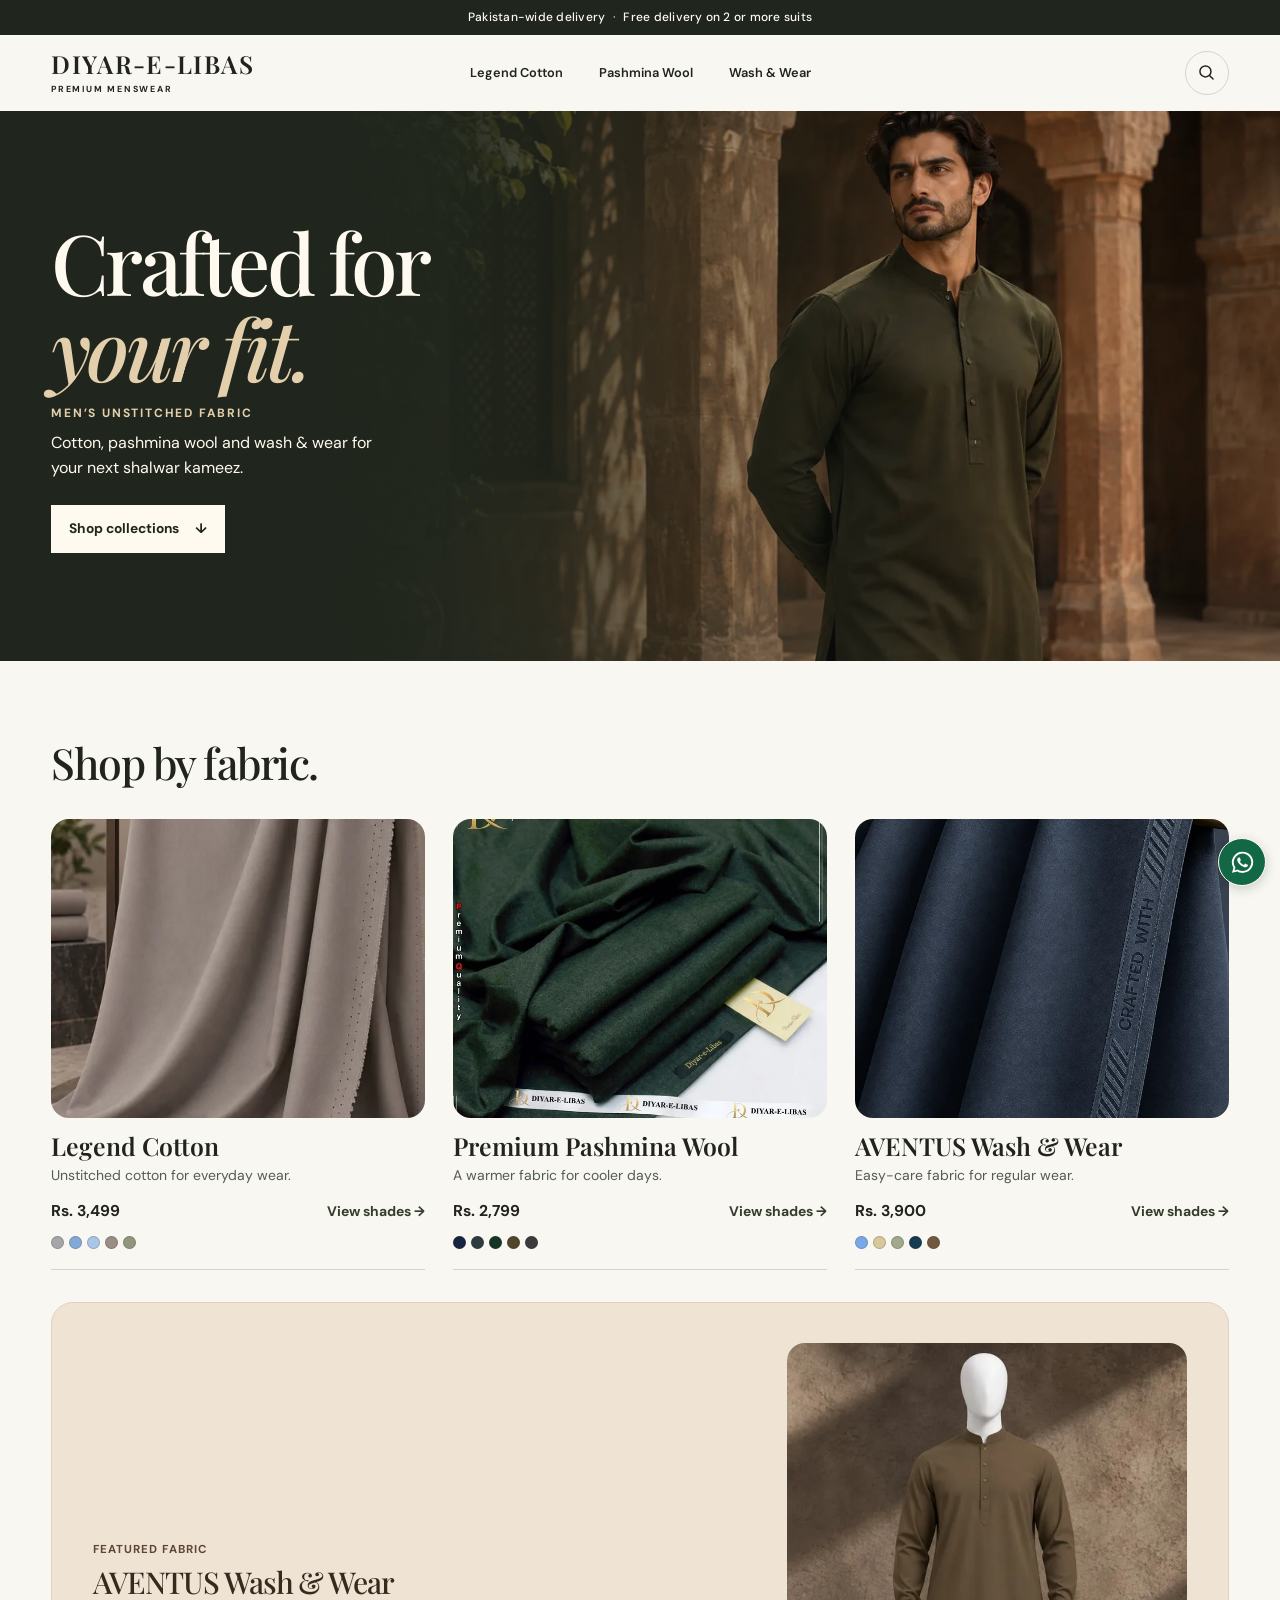
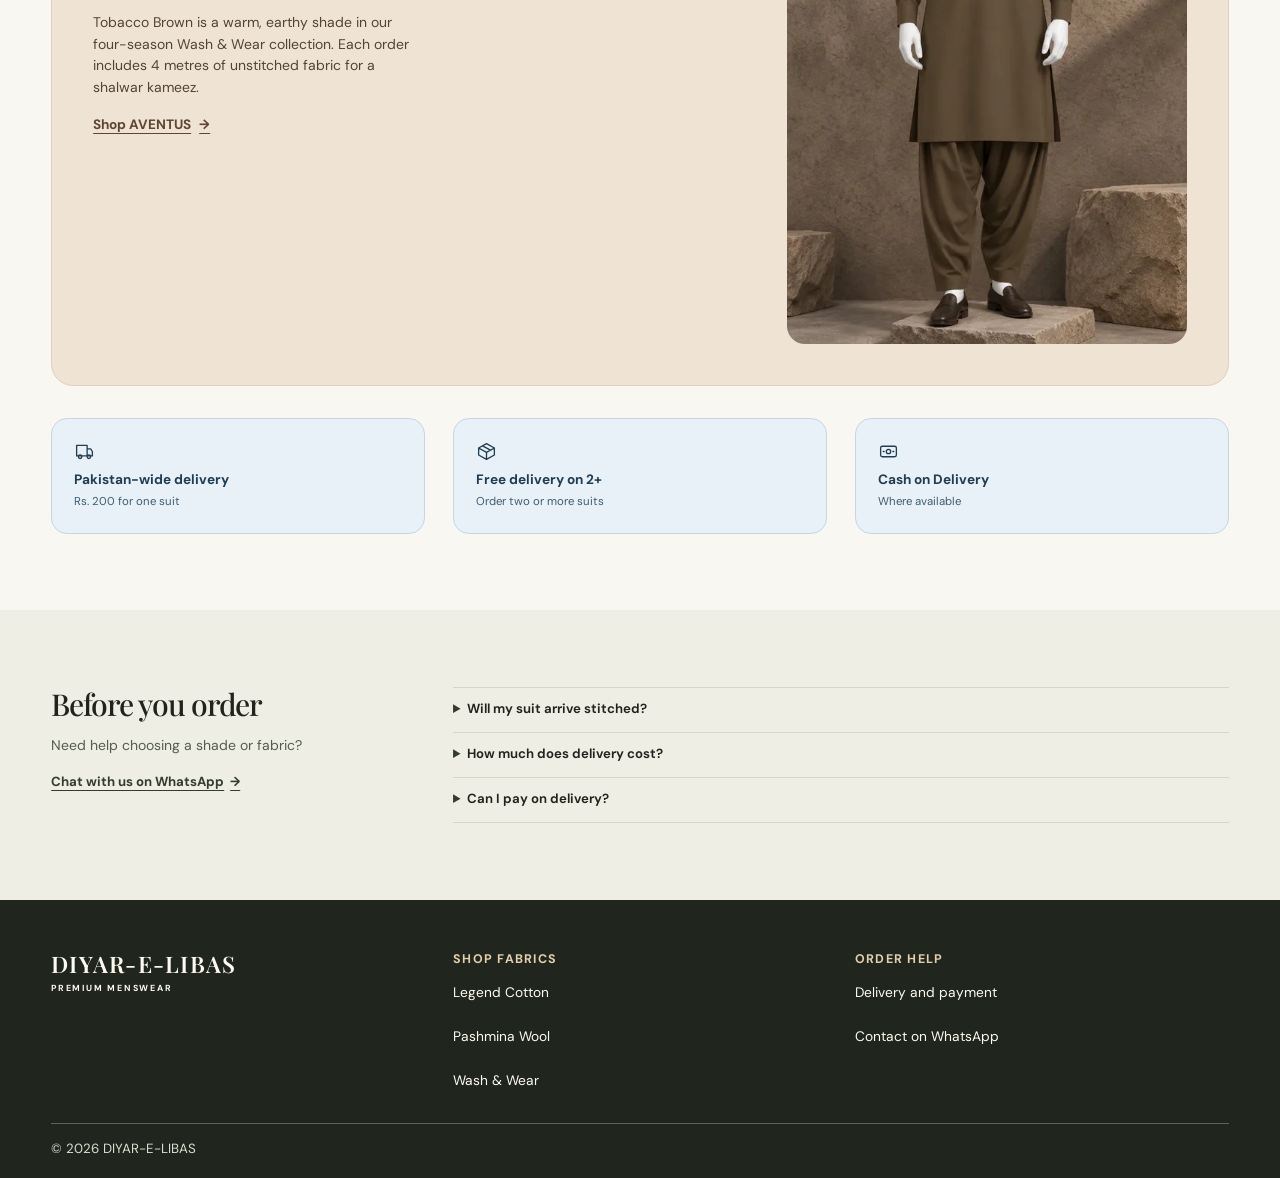
<file: index.html>
<!DOCTYPE html>
<html lang="en">
<head>
  <meta charset="utf-8">
  <meta name="viewport" content="width=device-width, initial-scale=1">
  <meta name="theme-color" content="#24251e">
  <title>DIYAR-E-LIBAS | Premium Unstitched Menswear</title>
  <meta name="description" content="Shop unstitched men's fabrics from DIYAR-E-LIBAS. Explore Legend Cotton, Premium Pashmina Wool and AVENTUS Wash & Wear with delivery across Pakistan.">
  <link rel="stylesheet" href="home/home.css?v=13">
  <script src="home/home.js?v=4" defer></script>
</head>
<body class="home-page">
  <a class="skip-link" href="#main">Skip to content</a>
  <div class="announcement">Pakistan-wide delivery <span aria-hidden="true">·</span> Free delivery on 2 or more suits</div>
  <header class="site-header">
    <div class="container header-content">
      <a class="wordmark" href="./" aria-label="DIYAR-E-LIBAS home">DIYAR-E-LIBAS<span>PREMIUM MENSWEAR</span></a>
      <button class="search-toggle" type="button" aria-label="Search fabrics" aria-haspopup="dialog" aria-controls="fabric-search" hidden>
        <svg viewBox="0 0 24 24" fill="none" stroke="currentColor" stroke-width="1.7" stroke-linecap="round" aria-hidden="true">
          <circle cx="10.8" cy="10.8" r="6.3"></circle>
          <path d="m15.4 15.4 4.1 4.1"></path>
        </svg>
      </button>
      <nav aria-label="Main navigation">
        <a href="legend-cotton/">Legend Cotton</a>
        <a href="kadhar/">Pashmina Wool</a>
        <a href="wash-n-wear/">Wash &amp; Wear</a>
      </nav>
    </div>
  </header>

  <dialog class="fabric-search" id="fabric-search" aria-labelledby="search-heading">
    <div class="search-heading">
      <h2 id="search-heading">Search fabrics</h2>
      <form method="dialog"><button class="search-close" aria-label="Close search">×</button></form>
    </div>
    <label class="search-label" for="fabric-query">Collection or shade</label>
    <input id="fabric-query" type="search" placeholder="Try cotton or powder blue" autocomplete="off" autofocus>
    <p class="search-status" role="status"></p>
    <ul class="search-results" aria-label="Matching collections"></ul>
  </dialog>

  <main id="main">
    <section class="hero" aria-labelledby="hero-title">
      <div class="hero-copy">
        <h1 id="hero-title">Crafted for <em>your fit.</em></h1>
        <p class="eyebrow">Men’s unstitched fabric</p>
        <p class="hero-description">Cotton, pashmina wool and wash &amp; wear for your next shalwar kameez.</p>
        <a class="button" href="#collections">Shop collections <span aria-hidden="true">↓</span></a>
      </div>
      <picture class="hero-photo">
        <source media="(max-width: 900px)" srcset="home/images/campaign-mobile.webp">
        <img src="home/images/campaign.webp" width="1200" height="800" alt="Editorial styling of an olive shalwar kameez in a sandstone courtyard" fetchpriority="high">
      </picture>
    </section>

    <section class="container collections" id="collections" aria-labelledby="collections-title">
      <div class="section-heading">
        <h2 id="collections-title">Shop by fabric.</h2>
      </div>
      <div class="collection-grid">
        <a class="collection-card" href="legend-cotton/">
          <div class="collection-photo"><img src="home/images/legend-cotton.webp" width="480" height="720" alt="Dust Taupe cotton draped to show its texture" loading="lazy"></div>
          <div class="collection-info">
            <h3>Legend Cotton</h3>
            <p>Unstitched cotton for everyday wear.</p>
            <span class="collection-action"><strong>Rs. 3,499</strong><span class="card-cta">View shades <span aria-hidden="true">→</span></span></span>
            <span class="collection-swatches" data-collection-swatches hidden></span>
          </div>
        </a>
        <a class="collection-card" href="kadhar/">
          <div class="collection-photo"><img src="home/images/pashmina.webp" width="720" height="689" alt="Folded deep green pashmina wool" loading="lazy"></div>
          <div class="collection-info">
            <h3>Premium Pashmina Wool</h3>
            <p>A warmer fabric for cooler days.</p>
            <span class="collection-action"><strong>Rs. 2,799</strong><span class="card-cta">View shades <span aria-hidden="true">→</span></span></span>
            <span class="collection-swatches" data-collection-swatches hidden></span>
          </div>
        </a>
        <a class="collection-card" href="wash-n-wear/">
          <div class="collection-photo"><img src="home/images/aventus.webp" width="658" height="720" alt="Close-up of dark AVENTUS Wash &amp; Wear fabric" loading="lazy"></div>
          <div class="collection-info">
            <h3>AVENTUS Wash &amp; Wear</h3>
            <p>Easy-care fabric for regular wear.</p>
            <span class="collection-action"><strong>Rs. 3,900</strong><span class="card-cta">View shades <span aria-hidden="true">→</span></span></span>
            <span class="collection-swatches" data-collection-swatches hidden></span>
          </div>
        </a>
      </div>
    </section>

    <section class="featured-fabric container" aria-labelledby="featured-title">
      <div class="feature-copy">
        <p class="feature-label">Featured fabric</p>
        <h2 id="featured-title">AVENTUS Wash &amp; Wear</h2>
        <p>Tobacco Brown is a warm, earthy shade in our four-season Wash &amp; Wear collection. Each order includes 4 metres of unstitched fabric for a shalwar kameez.</p>
        <a class="feature-link" href="wash-n-wear/">Shop AVENTUS <span aria-hidden="true">→</span></a>
      </div>
      <img class="feature-photo" src="home/images/aventus-tobacco-brown.webp" width="533" height="800"
        alt="Front view of a stitched AVENTUS shalwar kameez in Tobacco Brown" loading="lazy" decoding="async">
    </section>

    <ul class="assurances container" aria-label="Delivery and payment">
      <li>
        <svg viewBox="0 0 24 24" aria-hidden="true"><path d="M3 5h12v12H3zM15 9h4l2 3v5h-6"/><circle cx="7" cy="18" r="2"/><circle cx="17" cy="18" r="2"/></svg>
        <strong>Pakistan-wide delivery</strong><span>Rs. 200 for one suit</span>
      </li>
      <li>
        <svg viewBox="0 0 24 24" aria-hidden="true"><path d="m12 3 9 5v8l-9 5-9-5V8l9-5Zm-9 5 9 5 9-5m-9 5v8M7.5 5.5l9 5"/></svg>
        <strong>Free delivery on 2+</strong><span>Order two or more suits</span>
      </li>
      <li>
        <svg viewBox="0 0 24 24" aria-hidden="true"><rect x="3" y="6" width="18" height="12" rx="2"/><circle cx="12" cy="12" r="2.5"/><path d="M6 12h1m10 0h1"/></svg>
        <strong>Cash on Delivery</strong><span>Where available</span>
      </li>
    </ul>

    <section class="shopping-info" id="order-help" aria-labelledby="shopping-title">
      <div class="container shopping-content">
        <div>
          <h2 id="shopping-title">Before you order</h2>
          <p>Need help choosing a shade or fabric?</p>
          <a class="text-link" href="https://wa.me/923183621505">Chat with us on WhatsApp <span aria-hidden="true">→</span></a>
        </div>
        <div class="questions">
          <details>
            <summary>Will my suit arrive stitched?</summary>
            <p>Each collection is sold as unstitched suit fabric. You can have it tailored to your measurements.</p>
          </details>
          <details>
            <summary>How much does delivery cost?</summary>
            <p>Delivery across Pakistan costs Rs. 200 for one suit and is free on orders of two or more suits.</p>
          </details>
          <details>
            <summary>Can I pay on delivery?</summary>
            <p>Cash on Delivery is available where supported in your delivery area.</p>
          </details>
        </div>
      </div>
    </section>
  </main>

  <footer class="site-footer">
    <div class="container footer-content">
      <a class="wordmark" href="./" aria-label="DIYAR-E-LIBAS home">DIYAR-E-LIBAS<span>PREMIUM MENSWEAR</span></a>
      <nav aria-label="Shop fabrics">
        <h2>Shop fabrics</h2>
        <a href="legend-cotton/">Legend Cotton</a>
        <a href="kadhar/">Pashmina Wool</a>
        <a href="wash-n-wear/">Wash &amp; Wear</a>
      </nav>
      <nav aria-label="Order help">
        <h2>Order help</h2>
        <a href="#order-help">Delivery and payment</a>
        <a href="https://wa.me/923183621505">Contact on WhatsApp</a>
      </nav>
    </div>
    <small class="container footer-copyright">© <span id="year"></span> DIYAR-E-LIBAS</small>
  </footer>
  <a class="floating-whatsapp" href="https://wa.me/923183621505" aria-label="Message Diyar-e-Libas on WhatsApp">
    <svg aria-hidden="true" viewBox="0 0 32 32" xmlns="http://www.w3.org/2000/svg"><path fill="#fff" d="M16.02 3.2A12.55 12.55 0 0 0 5.25 22.2L3.6 28.2l6.16-1.61A12.56 12.56 0 1 0 16.02 3.2Zm0 22.9c-1.9 0-3.75-.51-5.36-1.49l-.38-.23-3.66.96.98-3.56-.25-.39a10.34 10.34 0 1 1 8.67 4.71Zm5.67-7.74c-.31-.16-1.83-.9-2.11-1-.28-.1-.49-.16-.69.16-.21.31-.8 1-.98 1.2-.18.21-.36.23-.67.08-.31-.16-1.3-.48-2.47-1.53-.91-.81-1.53-1.82-1.71-2.13-.18-.31-.02-.48.14-.64.14-.14.31-.36.46-.54.15-.18.2-.31.31-.52.1-.2.05-.39-.03-.54-.08-.16-.69-1.67-.95-2.29-.25-.6-.5-.52-.69-.53h-.59c-.2 0-.54.08-.82.39-.28.31-1.08 1.05-1.08 2.57s1.1 2.98 1.26 3.19c.15.21 2.17 3.31 5.26 4.64.74.32 1.31.51 1.76.65.74.24 1.41.21 1.94.13.59-.09 1.83-.75 2.09-1.47.26-.72.26-1.34.18-1.47-.08-.13-.28-.21-.59-.36Z"/></svg>
  </a>
</body>
</html>
</file>
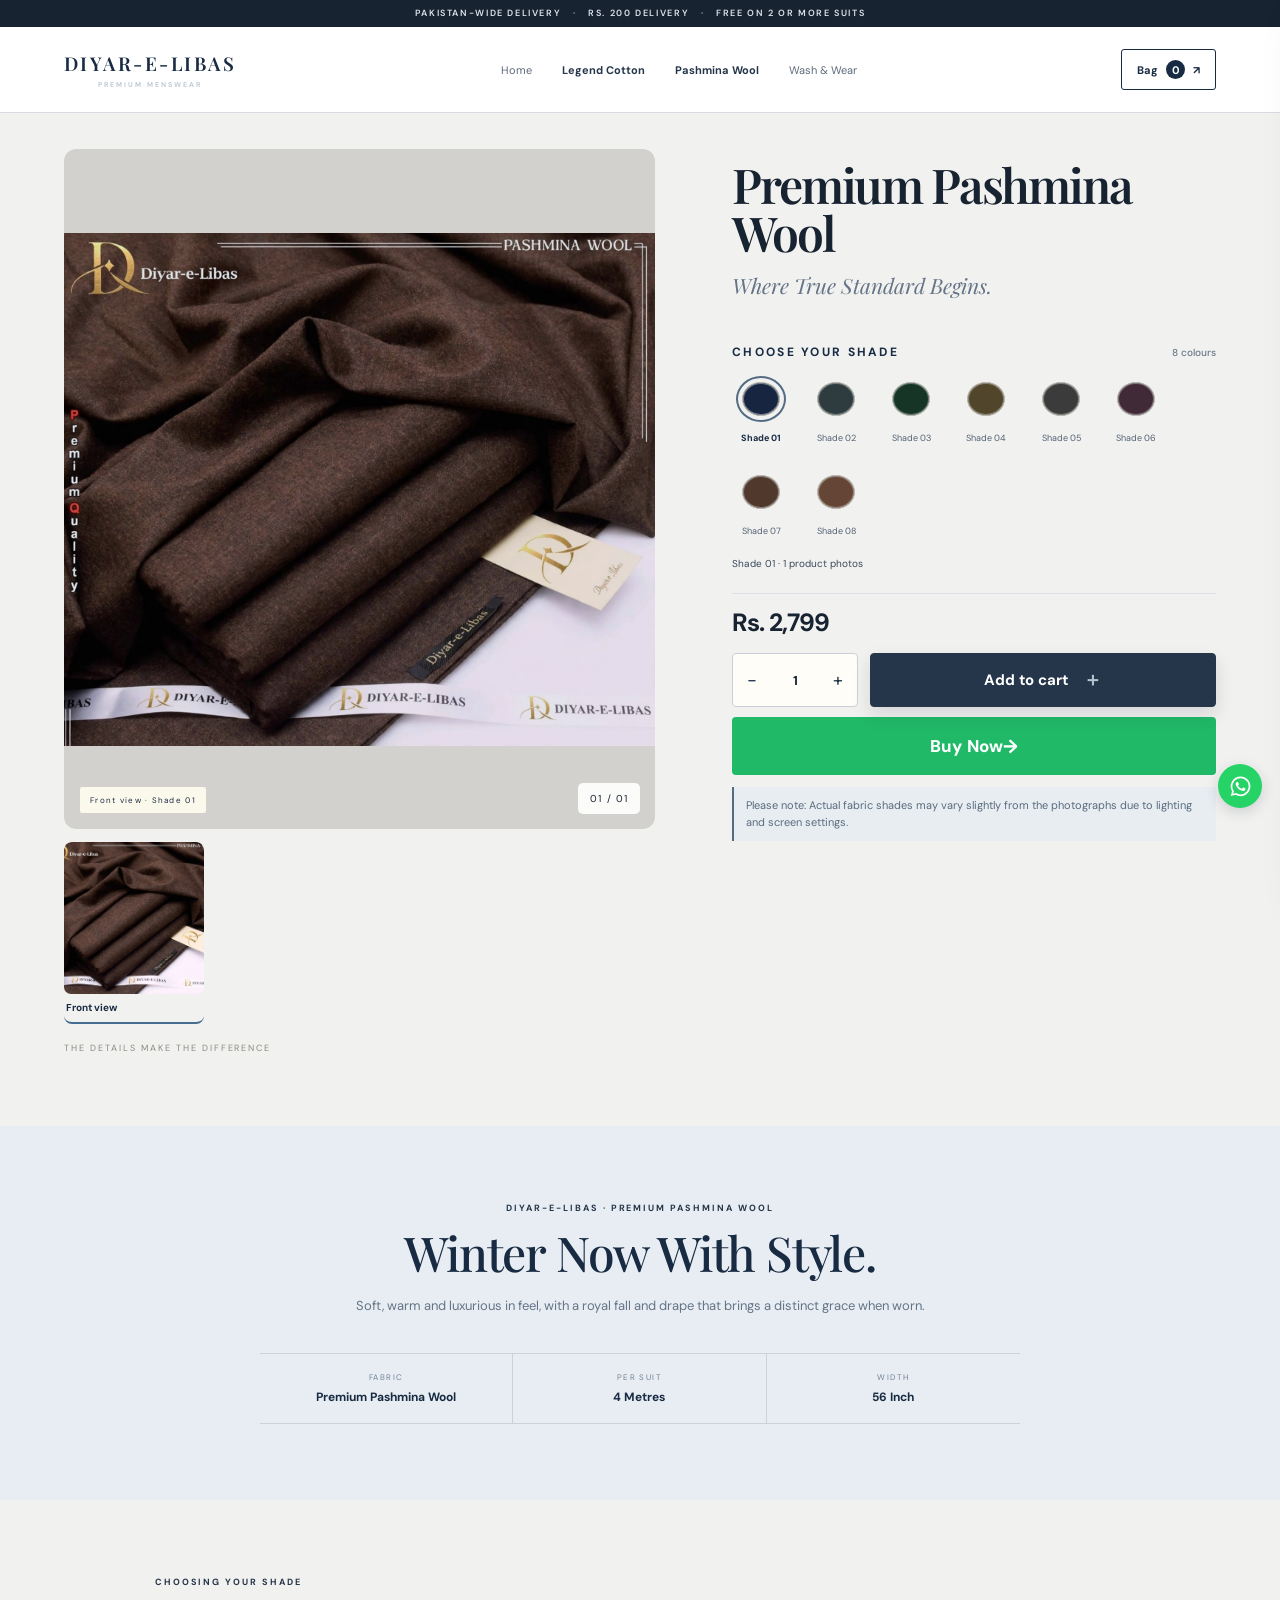
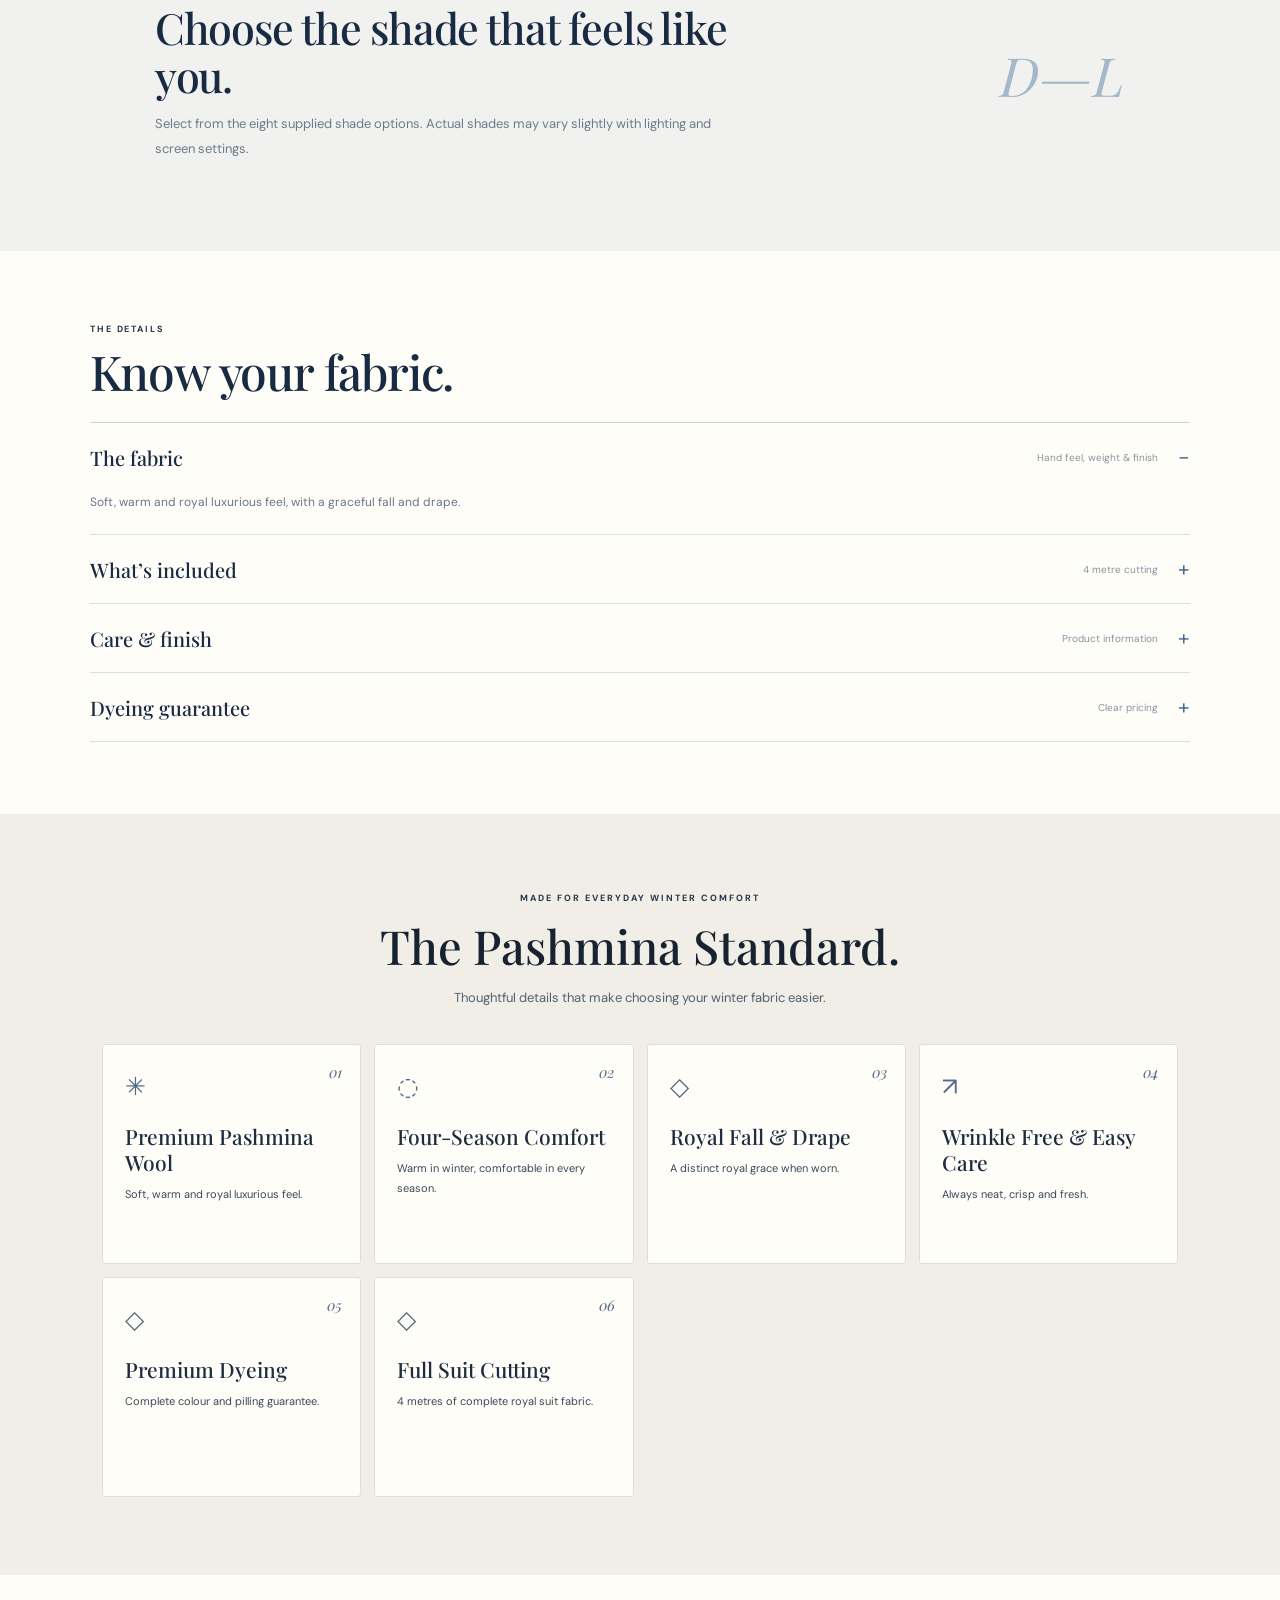
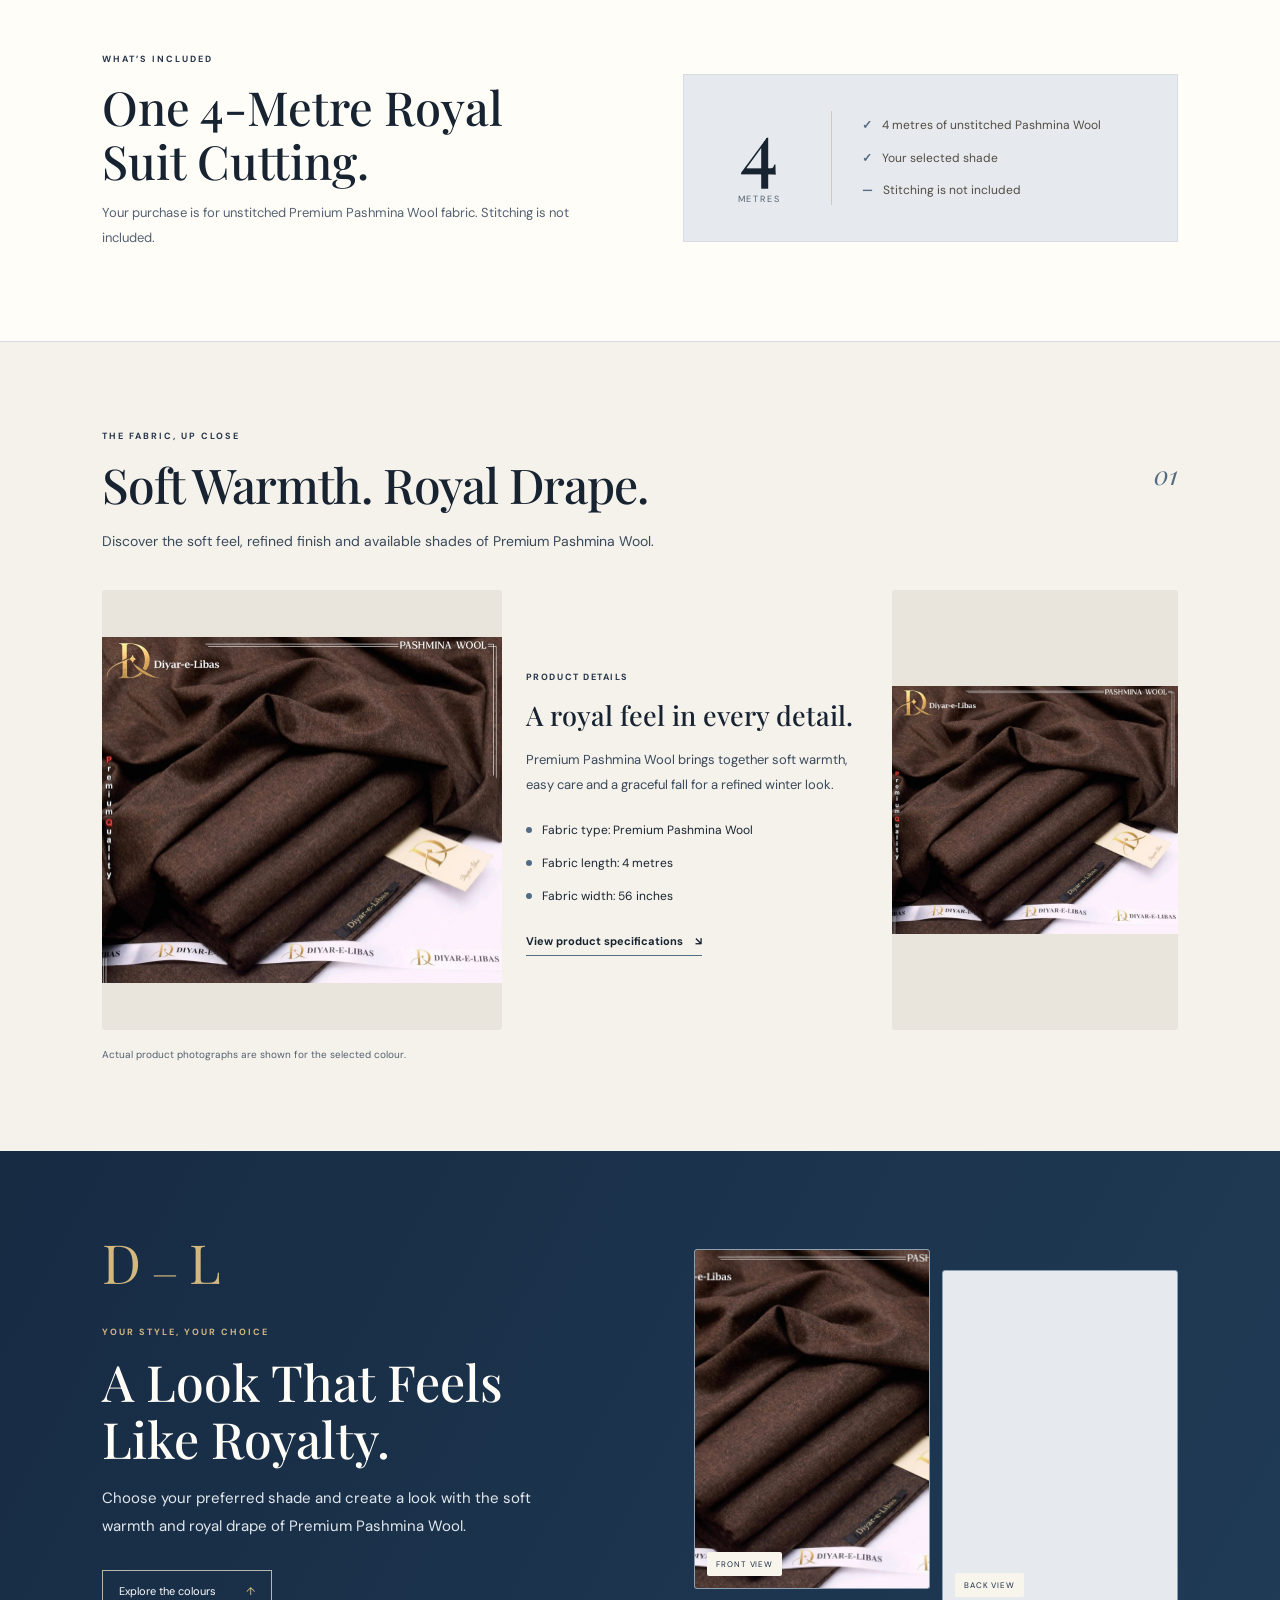
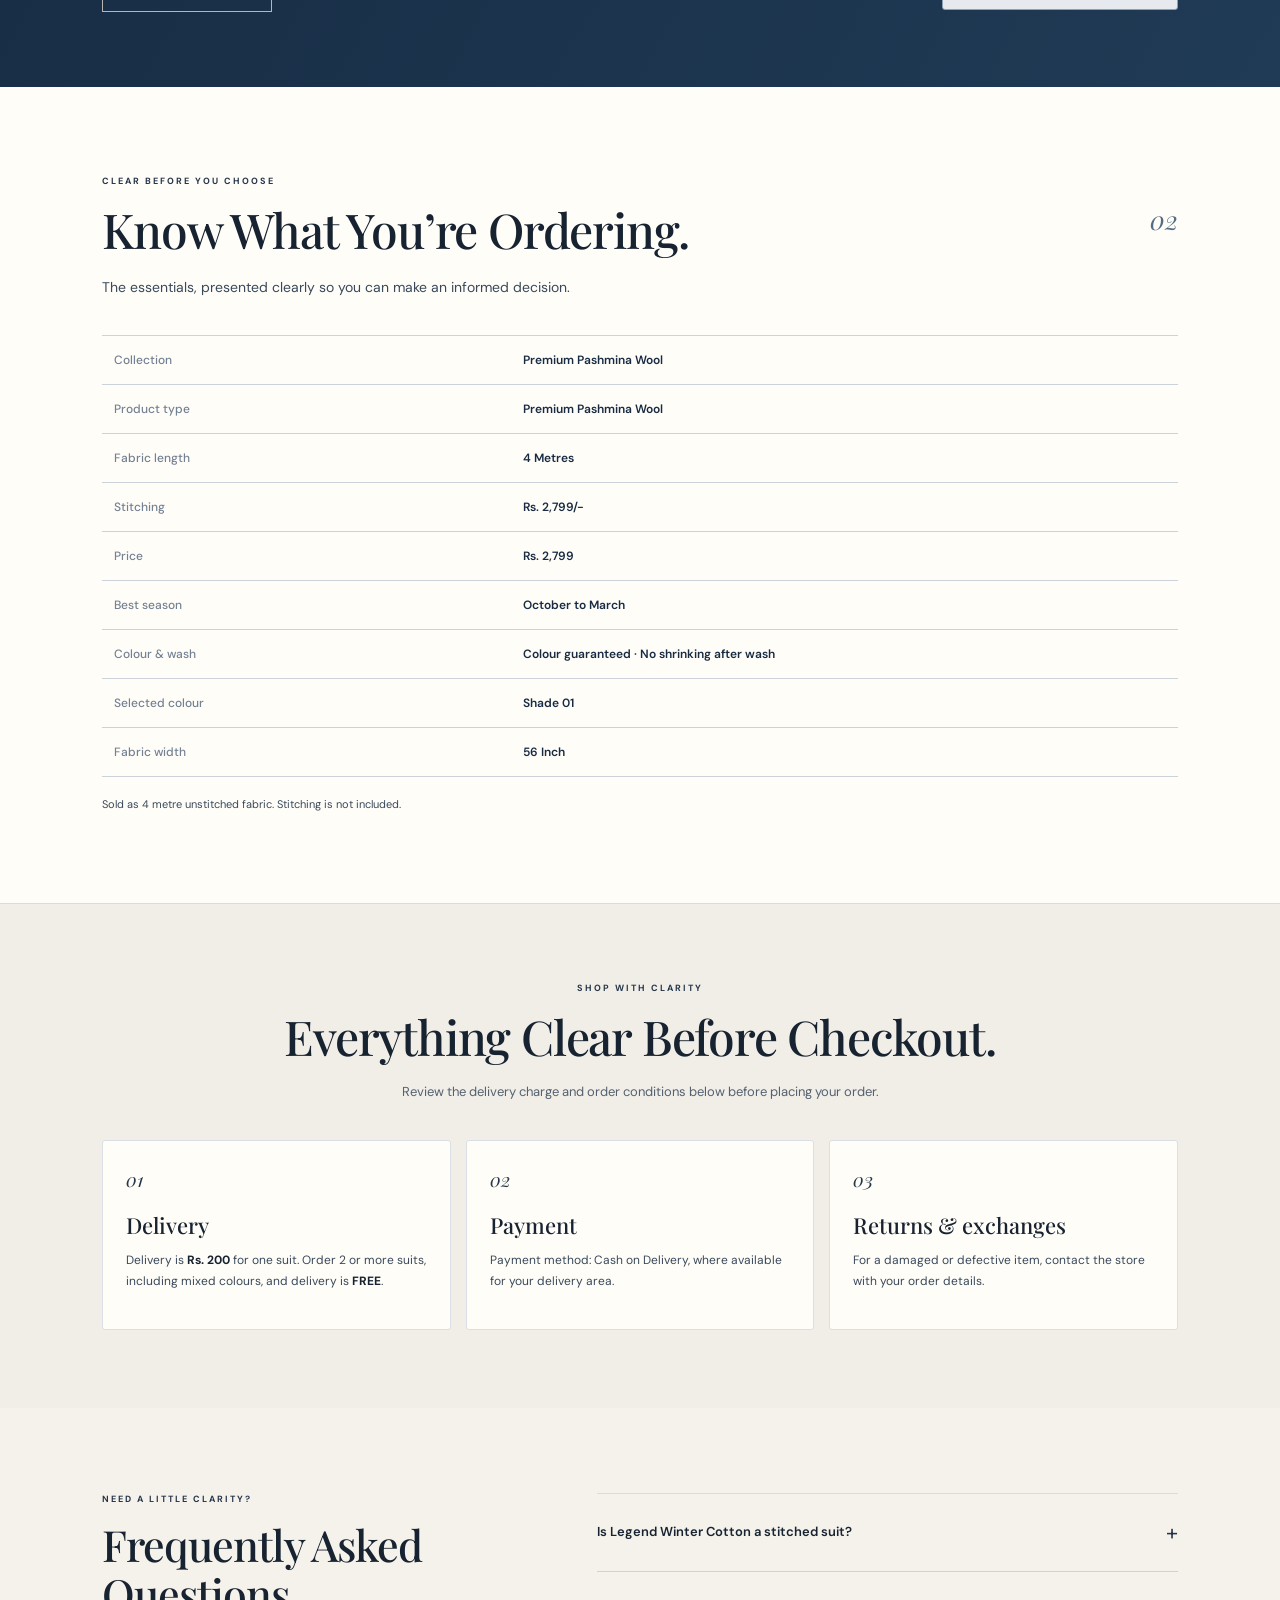
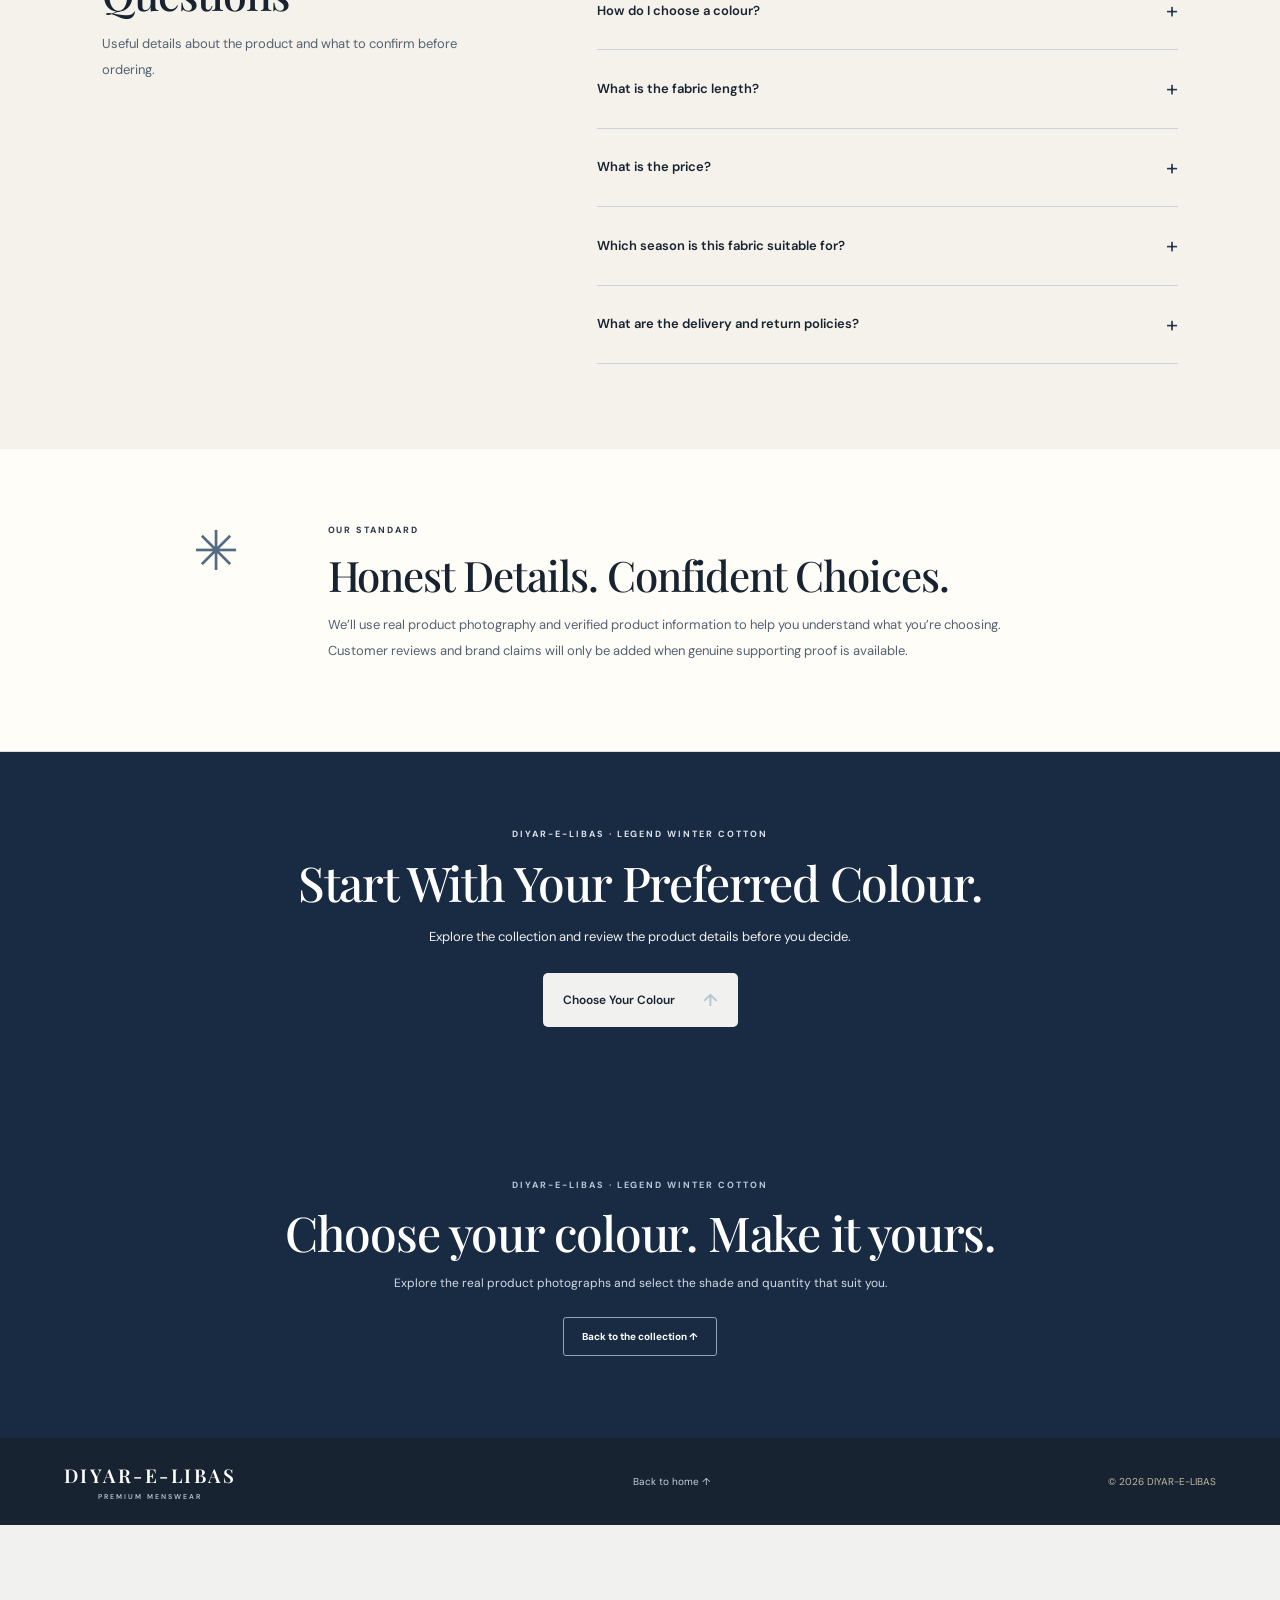
<file: kadhar/index.html>
<!DOCTYPE html>

<html lang="en">
<head>
<meta charset="utf-8"/>
<meta content="width=device-width, initial-scale=1" name="viewport"/>
<meta content="#f5f2eb" name="theme-color"/>
<meta content="DIYAR-E-LIBAS Premium Pashmina Wool. Four metre unstitched fabric with a soft, warm and royal feel." name="description"/>
<title>Premium Pashmina Wool | DIYAR-E-LIBAS</title>
<link href="https://fonts.googleapis.com" rel="preconnect"/>
<link crossorigin="" href="https://fonts.gstatic.com" rel="preconnect"/>
<link href="https://fonts.googleapis.com/css2?family=DM+Sans:wght@400;500;600;700&amp;family=Playfair+Display:wght@500;600;700&amp;display=swap" rel="stylesheet"/>
<link href="style.css" rel="stylesheet"/>
</head>
<body class="legend-cotton-page">
<div class="announcement">PAKISTAN-WIDE DELIVERY <span>·</span> RS. 200 DELIVERY <span>·</span> FREE ON 2 OR MORE SUITS</div>
<header class="site-header">
<a aria-label="DIYAR-E-LIBAS home" class="wordmark" href="../">DIYAR-E-LIBAS<span>PREMIUM MENSWEAR</span></a>
<nav aria-label="Main navigation"><a href="../">Home</a><a aria-current="page" href="../legend-cotton/">Legend Cotton</a><a aria-current="page" href="../kadhar/">Pashmina Wool</a><a href="../wash-n-wear/">Wash &amp; Wear</a></nav>
<button class="header-cart" id="openCartButton" type="button">Bag <span id="cartCount">0</span> <span aria-hidden="true">↗</span></button>
</header>
<main>
<section aria-labelledby="productTitle" class="product-shell" id="product">
<div class="gallery-column">
<div aria-live="polite" class="main-image" id="mainImage">
<div class="image-placeholder"><span>PREMIUM PASHMINA WOOL</span><small>Choose a shade to view its fabric photograph</small></div>
<span class="image-counter">01 / 04</span>
</div>
<div aria-label="More product photos" class="gallery-thumbnails" id="galleryThumbnails"></div>
<p class="gallery-caption">THE DETAILS MAKE THE DIFFERENCE</p>
</div>
<div class="product-info">
<h1 id="productTitle">Premium Pashmina Wool</h1>
<p class="subtitle">Where True Standard Begins.</p>
<div aria-label="Ordering information" class="assurance-strip">
<div><span class="assurance-icon">↗</span><strong>Fabric</strong><small>Premium Pashmina Wool</small></div>
<div><span class="assurance-icon">◇</span><strong>Cutting</strong><small>4 metre unstitched</small></div>
<div><span class="assurance-icon">✳</span><strong>Width</strong><small>56 inches</small></div>
</div>
<div class="selection-block">
<div class="selection-heading"><span>CHOOSE YOUR SHADE</span><strong id="colourCount">5 colours</strong></div>
<div aria-label="Preview a colour" class="swatch-list" id="swatches"></div>
<p class="selected-colour">Selected shade: <strong id="selectedColour">Choose a colour</strong></p>
<p class="selected-product" id="selectedProduct">Select a colour to view its product photos.</p>
<p class="selection-help">Choose a colour to preview it, set quantity, then add it. You can combine different colours in one order.</p>
</div>
<div class="price-block product-price-under-quantity"><strong class="price" id="productPrice">Rs. 2,799</strong></div>
<div class="purchase-controls-row">
<div aria-label="Selected colour quantity" class="product-quantity"><button aria-label="Decrease quantity" id="productQtyMinus" type="button">−</button><output aria-live="polite" id="productQty">1</output><button aria-label="Increase quantity" id="productQtyPlus" type="button">+</button></div>
<button class="primary-button" id="addToCartButton" type="button"><span>Add to cart</span><span aria-hidden="true">＋</span></button>
</div>
<button class="buy-now-button" id="buyNowButton" type="button">Buy Now <span aria-hidden="true">→</span></button>
<p class="colour-variation-note">Please note: Actual fabric shades may vary slightly from the photographs due to lighting and screen settings.</p>
</div>
</section>
<section aria-labelledby="fabricIntroHeading" class="fabric-intro">
<p class="section-kicker">DIYAR-E-LIBAS · PREMIUM PASHMINA WOOL</p>
<h2 id="fabricIntroHeading">Winter Now With Style.</h2>
<p>Soft, warm and luxurious in feel, with a royal fall and drape that brings a distinct grace when worn.</p>
<div class="fabric-specs"><div><span>FABRIC</span><strong id="factFabric">Premium Pashmina Wool</strong></div><div><span>PER SUIT</span><strong id="factLength">4 Metres</strong></div><div><span>WIDTH</span><strong>56 Inch</strong></div></div>
</section>
<section aria-label="Colour note" class="shade-help"><div><p class="section-kicker">CHOOSING YOUR SHADE</p><h2>Choose the shade that feels like you.</h2><p>Select from the eight supplied shade options. Actual shades may vary slightly with lighting and screen settings.</p></div><span aria-hidden="true" class="shade-mark">D—L</span></section>
<section aria-labelledby="detailsHeading" class="details-section">
<div class="details-heading"><p class="section-kicker">THE DETAILS</p><h2 id="detailsHeading">Know your fabric.</h2></div>
<div class="detail-accordions">
<details open=""><summary>The fabric <span>Hand feel, weight &amp; finish</span></summary><p>Soft, warm and royal luxurious feel, with a graceful fall and drape.</p></details>
<details><summary>What’s included <span>4 metre cutting</span></summary><p>Each suit includes 4 metres of unstitched Premium Pashmina Wool fabric. Stitching is not included.</p></details>
<details><summary>Care &amp; finish <span>Product information</span></summary><p>Wrinkle free and easy care, designed to stay neat, crisp and fresh.</p></details>
<details><summary>Dyeing guarantee <span>Clear pricing</span></summary><p>Premium dyeing with complete colour and pilling guarantee.</p></details>
</div>
</section>
<section aria-labelledby="benefitsHeading" class="benefits-section" id="why-legend">
<div class="benefits-heading">
<p class="section-kicker">MADE FOR EVERYDAY WINTER COMFORT</p>
<h2 id="benefitsHeading">The Pashmina Standard.</h2>
<p>Thoughtful details that make choosing your winter fabric easier.</p>
</div>
<div class="benefit-grid">
<article class="benefit-card"><span class="benefit-index">01</span><span class="benefit-icon">✳</span><h3>Premium Pashmina Wool</h3><p>Soft, warm and royal luxurious feel.</p></article>
<article class="benefit-card"><span class="benefit-index">02</span><span class="benefit-icon">◌</span><h3>Four-Season Comfort</h3><p>Warm in winter, comfortable in every season.</p></article>
<article class="benefit-card"><span class="benefit-index">03</span><span class="benefit-icon">◇</span><h3>Royal Fall &amp; Drape</h3><p>A distinct royal grace when worn.</p></article>
<article class="benefit-card"><span class="benefit-index">04</span><span class="benefit-icon">↗</span><h3>Wrinkle Free &amp; Easy Care</h3><p>Always neat, crisp and fresh.</p></article>
<article class="benefit-card"><span class="benefit-index">05</span><span class="benefit-icon">◇</span><h3>Premium Dyeing</h3><p>Complete colour and pilling guarantee.</p></article><article class="benefit-card"><span class="benefit-index">06</span><span class="benefit-icon">◇</span><h3>Full Suit Cutting</h3><p>4 metres of complete royal suit fabric.</p></article></div>
</section><section aria-labelledby="includedHeading" class="included-section">
<div class="included-copy">
<p class="section-kicker">WHAT’S INCLUDED</p>
<h2 id="includedHeading">One 4-Metre Royal Suit Cutting.</h2>
<p>Your purchase is for unstitched Premium Pashmina Wool fabric. Stitching is not included.</p>
</div>
<div class="included-detail">
<div class="included-measure"><strong>4</strong><span>METRES</span></div>
<div class="included-notes"><p><span>✓</span> 4 metres of unstitched Pashmina Wool</p><p><span>✓</span> Your selected shade</p><p><span>—</span> Stitching is not included</p></div>
</div>
</section><section aria-labelledby="fabricHeading" class="editorial-section fabric-section" id="fabric-details">
<div class="section-kicker">THE FABRIC, UP CLOSE</div>
<div class="section-heading-row">
<div>
<h2 id="fabricHeading">Soft Warmth. Royal Drape.</h2>
<p class="section-intro">Discover the soft feel, refined finish and available shades of Premium Pashmina Wool.</p>
</div>
<span aria-hidden="true" class="section-index">01</span>
</div>
<div class="fabric-detail-grid">
<div class="detail-photo detail-photo-main" id="detailPhotoMain">
<div class="photo-placeholder"><span>LEGEND WINTER COTTON</span><small>Product close-up photo to be added</small></div>
</div>
<div class="detail-copy">
<span class="detail-label">PRODUCT DETAILS</span>
<h3>A royal feel in every detail.</h3>
<p>Premium Pashmina Wool brings together soft warmth, easy care and a graceful fall for a refined winter look.</p>
<ul class="detail-list">
<li><span class="detail-dot"></span><span>Fabric type: Premium Pashmina Wool</span></li>
<li><span class="detail-dot"></span><span>Fabric length: 4 metres</span></li>
<li><span class="detail-dot"></span><span>Fabric width: 56 inches</span></li>
</ul>
<a class="text-link" href="#specifications">View product specifications <span aria-hidden="true">↘</span></a>
</div>
<div class="detail-photo detail-photo-secondary" id="detailPhotoSecondary">
<div class="photo-placeholder"><span>TEXTURE &amp; FINISH</span><small>Additional real product photo to be added</small></div>
</div>
</div>
<p class="image-disclaimer">Actual product photographs are shown for the selected colour.</p>
</section><section aria-labelledby="styleHeading" class="style-section" id="styling">
<div class="style-panel">
<div aria-hidden="true" class="style-panel-mark">D<span>—</span>L</div>
<p class="section-kicker">YOUR STYLE, YOUR CHOICE</p>
<h2 id="styleHeading">A Look That Feels Like Royalty.</h2>
<p>Choose your preferred shade and create a look with the soft warmth and royal drape of Premium Pashmina Wool.</p>
<a class="outline-button" href="#product">Explore the colours <span aria-hidden="true">↑</span></a>
</div>
<div aria-label="Selected colour product photographs" class="style-photo-pair">
<div class="style-photo" id="stylePhotoFront"><span>FRONT VIEW</span></div>
<div class="style-photo style-photo-back" id="stylePhotoBack"><span>BACK VIEW</span></div>
</div>
</section><section aria-labelledby="specHeading" class="specifications-section" id="specifications">
<div class="section-kicker">CLEAR BEFORE YOU CHOOSE</div>
<div class="section-heading-row">
<div>
<h2 id="specHeading">Know What You’re Ordering.</h2>
<p class="section-intro">The essentials, presented clearly so you can make an informed decision.</p>
</div>
<span aria-hidden="true" class="section-index">02</span>
</div>
<table class="specification-table specification-data-table"><tbody><tr class="spec-row"><th>Collection</th><td>Premium Pashmina Wool</td></tr><tr class="spec-row"><th>Product type</th><td id="specFabric">Premium Pashmina Wool</td></tr><tr class="spec-row"><th>Fabric length</th><td id="specLength">4 Metres</td></tr><tr class="spec-row"><th>Stitching</th><td>Rs. 2,799/-</td></tr><tr class="spec-row"><th>Price</th><td id="specPrice">Rs. 3,499</td></tr><tr class="spec-row"><th>Best season</th><td>October to March</td></tr><tr class="spec-row"><th>Colour &amp; wash</th><td>Colour guaranteed · No shrinking after wash</td></tr><tr class="spec-row"><th>Selected colour</th><td id="specColour">Choose a colour above</td></tr><tr class="spec-row"><th>Fabric width</th><td>56 Inch</td></tr></tbody></table>
<p class="specification-note">Sold as 4 metre unstitched fabric. Stitching is not included.</p>
</section><section aria-labelledby="orderingHeading" class="ordering-section" id="ordering-info">
<div class="ordering-copy">
<p class="section-kicker">SHOP WITH CLARITY</p>
<h2 id="orderingHeading">Everything Clear Before Checkout.</h2>
<p>Review the delivery charge and order conditions below before placing your order.</p>
</div>
<div class="policy-grid">
<article class="policy-card">
<span class="policy-number">01</span>
<h3>Delivery</h3>
<p>Delivery is <strong>Rs. 200</strong> for one suit. Order 2 or more suits, including mixed colours, and delivery is <strong>FREE</strong>.</p>
</article>
<article class="policy-card">
<span class="policy-number">02</span>
<h3>Payment</h3>
<p>Payment method: Cash on Delivery, where available for your delivery area.</p>
</article>
<article class="policy-card">
<span class="policy-number">03</span>
<h3>Returns &amp; exchanges</h3>
<p>For a damaged or defective item, contact the store with your order details.</p>
</article>
</div>
</section><section aria-labelledby="faqHeading" class="faq-section" id="faqs">
<div class="faq-intro-block">
<p class="section-kicker">NEED A LITTLE CLARITY?</p>
<h2 id="faqHeading">Frequently Asked Questions</h2>
<p>Useful details about the product and what to confirm before ordering.</p>
</div>
<div class="faq-list">
<details class="faq-item">
<summary>Is Legend Winter Cotton a stitched suit?</summary>
<p>No. It is sold as 4 metre unstitched fabric. Stitching is not included.</p>
</details>
<details class="faq-item">
<summary>How do I choose a colour?</summary>
<p>Select a colour to preview its product photos. It is added to your cart only when you press “Add selected colour to cart” or “Buy Now”.</p>
</details>
<details class="faq-item">
<summary>What is the fabric length?</summary>
<p>Each cutting is 4 metres, intended as a full suit cutting for all sizes.</p>
</details>
<details class="faq-item">
<summary>What is the price?</summary>
<p>Each suit cutting is priced at Rs. 3,499. Delivery is Rs. 200 for one suit and free on orders of 2 or more suits.</p>
</details>
<details class="faq-item">
<summary>Which season is this fabric suitable for?</summary>
<p>Legend Winter Cotton is best suited for October to March.</p>
</details>
<details class="faq-item">
<summary>What are the delivery and return policies?</summary>
<p>Delivery is Rs. 200 for one suit and free when the cart contains 2 or more suits, including mixed colours. For a damaged or defective item, contact the store with your order details.</p>
</details>
</div>
</section><section aria-labelledby="trustHeading" class="trust-section">
<div aria-hidden="true" class="trust-symbol">✳</div>
<div class="trust-copy">
<p class="section-kicker">OUR STANDARD</p>
<h2 id="trustHeading">Honest Details. Confident Choices.</h2>
<p>We’ll use real product photography and verified product information to help you understand what you’re choosing. Customer reviews and brand claims will only be added when genuine supporting proof is available.</p>
</div>
</section><section aria-labelledby="finalCtaHeading" class="final-cta">
<p class="section-kicker">DIYAR-E-LIBAS · LEGEND WINTER COTTON</p>
<h2 id="finalCtaHeading">Start With Your Preferred Colour.</h2>
<p>Explore the collection and review the product details before you decide.</p>
<a class="final-cta-button" href="#product">Choose Your Colour <span aria-hidden="true">↑</span></a>
</section><section class="closing-panel"><p class="section-kicker">DIYAR-E-LIBAS · LEGEND WINTER COTTON</p><h2>Choose your colour. Make it yours.</h2><p>Explore the real product photographs and select the shade and quantity that suit you.</p><a href="#product">Back to the collection ↑</a></section></main>
<div class="cart-backdrop" hidden="" id="cartBackdrop"></div>
<aside aria-hidden="true" aria-label="Shopping cart" class="cart-drawer" id="cartDrawer">
<div class="cart-drawer-header"><div><p class="section-kicker">YOUR SELECTION</p><h2>Your Bag</h2></div><button aria-label="Close cart" class="icon-button" id="closeCartButton" type="button">×</button></div>
<div class="cart-items" id="cartItems"><p class="cart-empty">Your bag is empty. Choose a colour to get started.</p></div>
<div class="cart-summary"><div><span>Total suits</span><strong id="cartTotalQuantity">0</strong></div><div><span>Subtotal</span><strong id="cartSubtotal">Rs. 0</strong></div><div><span>Delivery</span><strong id="cartDelivery">Rs. 200</strong></div><p class="free-delivery-hint" id="freeDeliveryHint">Add 2 suits to get free delivery.</p><div class="cart-grand-total"><span>Total</span><strong id="cartGrandTotal">Rs. 200</strong></div><button class="checkout-button" disabled="" id="checkoutButton" type="button">Continue to checkout <span>→</span></button></div>
</aside>
<div aria-hidden="true" class="checkout-modal" id="checkoutModal"><div class="checkout-backdrop" id="checkoutBackdrop"></div><section aria-labelledby="checkoutHeading" aria-modal="true" class="checkout-panel" role="dialog"><div class="checkout-heading"><div><p class="section-kicker">ALMOST YOURS</p><h2 id="checkoutHeading">Delivery details</h2></div><button aria-label="Close checkout" class="icon-button" id="closeCheckoutButton" type="button">×</button></div><div class="checkout-order-preview" id="checkoutOrderPreview"></div><form id="checkoutForm"><label>Full Name<input autocomplete="name" maxlength="100" name="fullName" placeholder="Your full name" required=""/></label><label>Phone Number<input autocomplete="tel" maxlength="20" name="phone" placeholder="03XXXXXXXXX" required="" type="tel"/></label><label>City<input autocomplete="address-level2" maxlength="80" name="city" placeholder="Your city" required=""/></label><label>Complete Address<textarea autocomplete="street-address" maxlength="500" name="address" placeholder="House number, street, area" required="" rows="3"></textarea></label><div class="checkout-total-row"><span>Order total</span><strong id="checkoutGrandTotal">Rs. 0</strong></div><button class="checkout-button" id="placeOrderButton" type="submit">Place order <span>→</span></button><p class="checkout-message" id="checkoutMessage" role="status"></p></form></section></div>
<a aria-label="Message DIYAR-E-LIBAS on WhatsApp" class="whatsapp-help" href="https://wa.me/923183621505?text=Assalam-o-Alaikum%2C%20I%20need%20help%20with%20Legend%20Winter%20Cotton." rel="noopener" target="_blank"><span aria-hidden="true" class="whatsapp-help-icon"><svg viewbox="0 0 32 32" xmlns="http://www.w3.org/2000/svg"><path d="M16.02 3.2A12.55 12.55 0 0 0 5.25 22.2L3.6 28.2l6.16-1.61A12.56 12.56 0 1 0 16.02 3.2Zm0 22.9c-1.9 0-3.75-.51-5.36-1.49l-.38-.23-3.66.96.98-3.56-.25-.39a10.34 10.34 0 1 1 8.67 4.71Zm5.67-7.74c-.31-.16-1.83-.9-2.11-1-.28-.1-.49-.16-.69.16-.21.31-.8 1-.98 1.2-.18.21-.36.23-.67.08-.31-.16-1.3-.48-2.47-1.53-.91-.81-1.53-1.82-1.71-2.13-.18-.31-.02-.48.14-.64.14-.14.31-.36.46-.54.15-.18.2-.31.31-.52.1-.2.05-.39-.03-.54-.08-.16-.69-1.67-.95-2.29-.25-.6-.5-.52-.69-.53h-.59c-.2 0-.54.08-.82.39-.28.31-1.08 1.05-1.08 2.57s1.1 2.98 1.26 3.19c.15.21 2.17 3.31 5.26 4.64.74.32 1.31.51 1.76.65.74.24 1.41.21 1.94.13.59-.09 1.83-.75 2.09-1.47.26-.72.26-1.34.18-1.47-.08-.13-.28-.21-.59-.36Z" fill="#fff"></path></svg></span></a>
<div aria-label="Quick purchase" class="mobile-sticky-cta" role="region"><button class="sticky-view-cart" id="mobileCartButton" type="button"><span class="sticky-cta-copy"><small>YOUR BAG</small><strong><span id="mobileCartCount">0</span> suits · <span id="stickyCartTotal">Rs. 200</span></strong></span><span class="sticky-cta-button">View bag</span></button><button class="sticky-buy-now" id="stickyBuyNowButton" type="button">Buy Now <span>→</span></button></div>
<footer class="site-footer"><a class="wordmark" href="../">DIYAR-E-LIBAS<span>PREMIUM MENSWEAR</span></a><a href="../">Back to home ↑</a><span>© <span class="year"></span> DIYAR-E-LIBAS</span></footer>
<script src="script.js"></script>
<script>
(function () {
  var stickyBar = document.querySelector(".mobile-sticky-cta");
  if (!stickyBar) return;
  function updateStickyBar() {
    var show = window.scrollY > 220;
    stickyBar.classList.toggle("is-visible", show);
    document.body.classList.toggle("sticky-cta-visible", show);
  }
  window.addEventListener("scroll", updateStickyBar, { passive: true });
  updateStickyBar();
})();
</script>
</body>
</html>
</file>
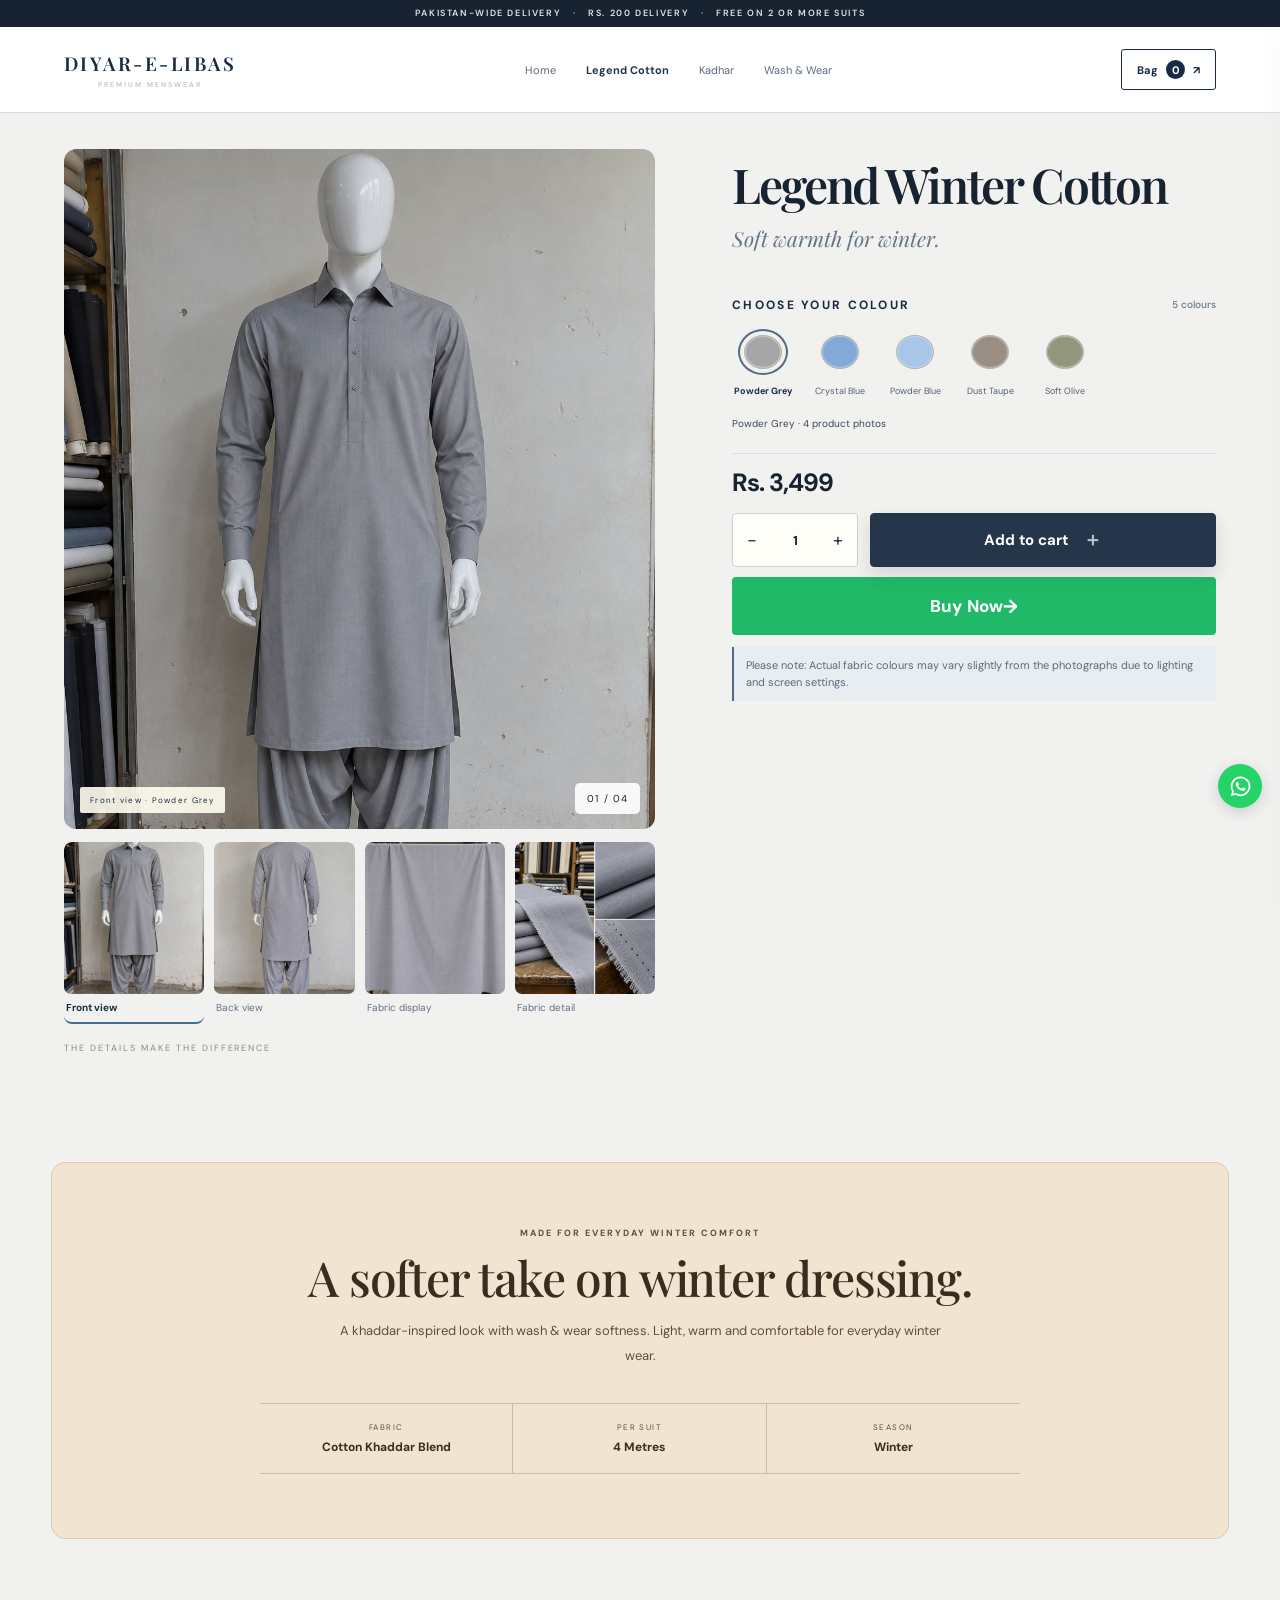
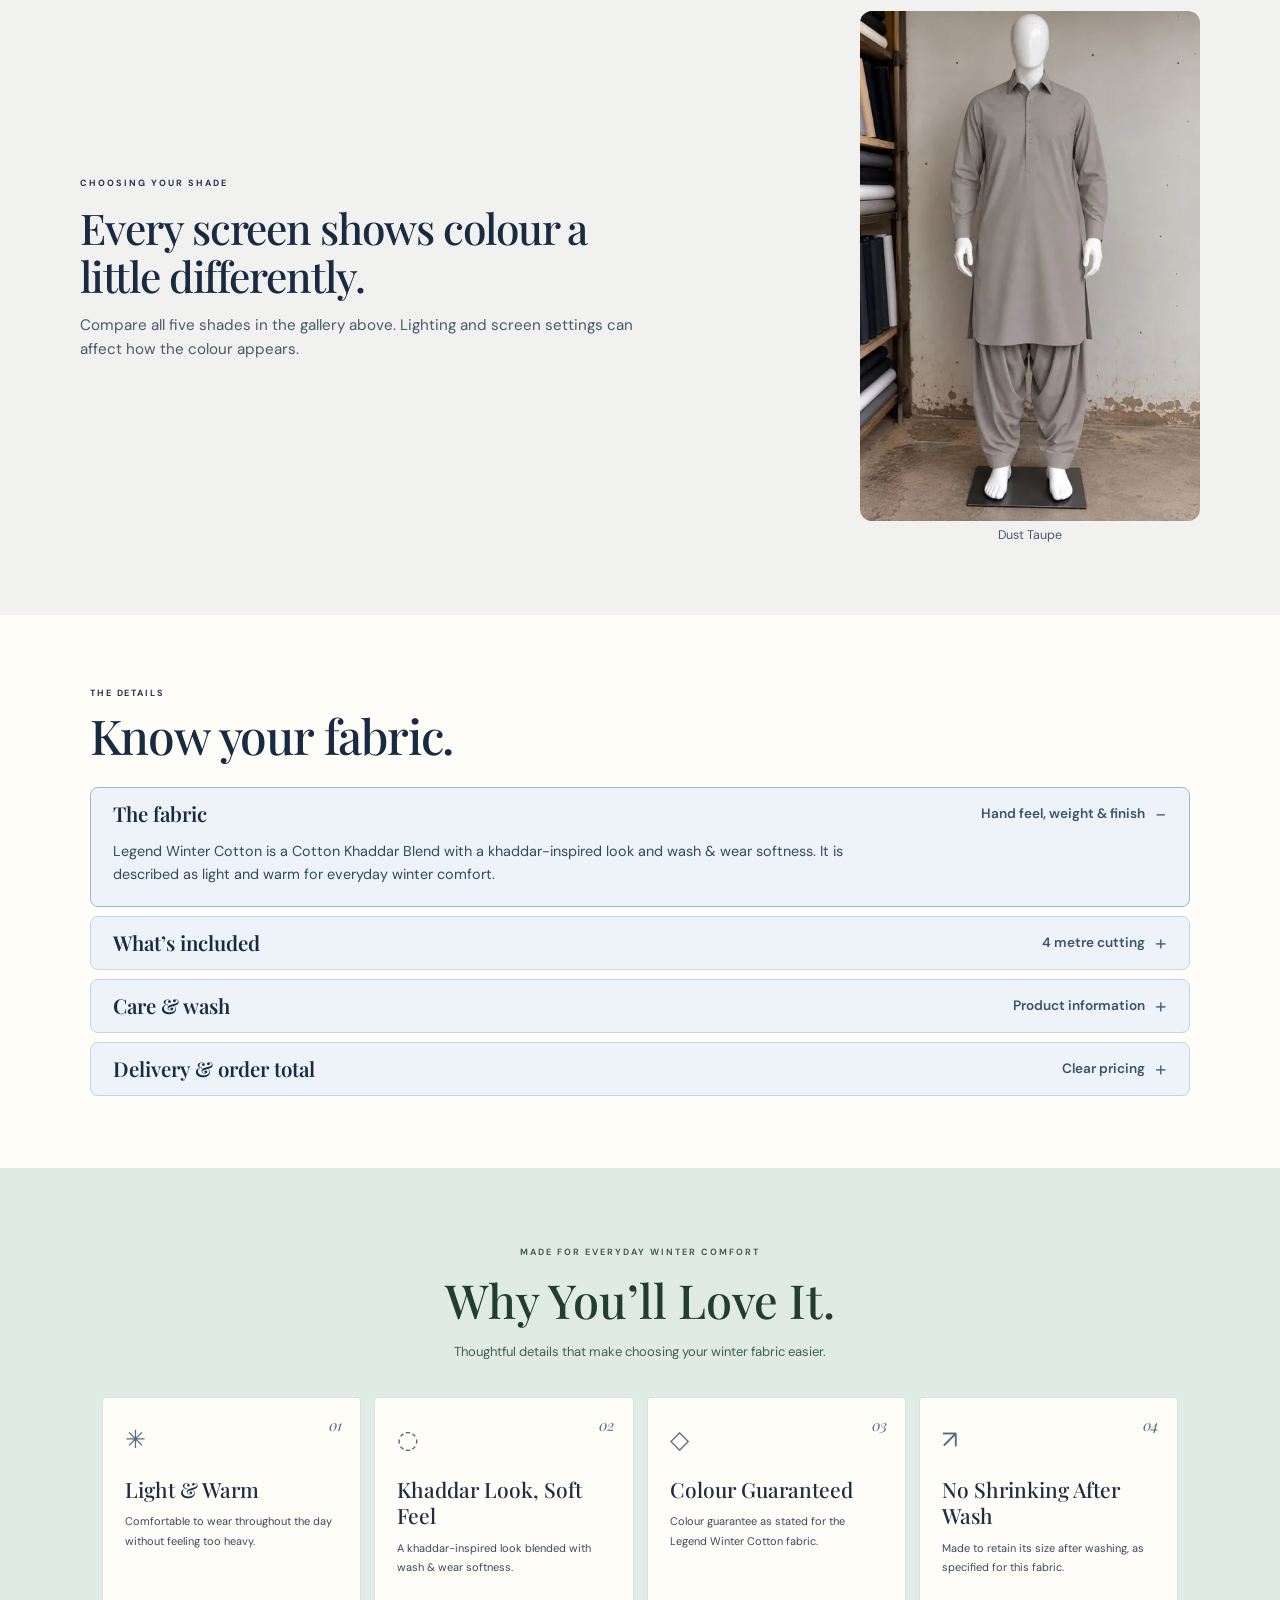
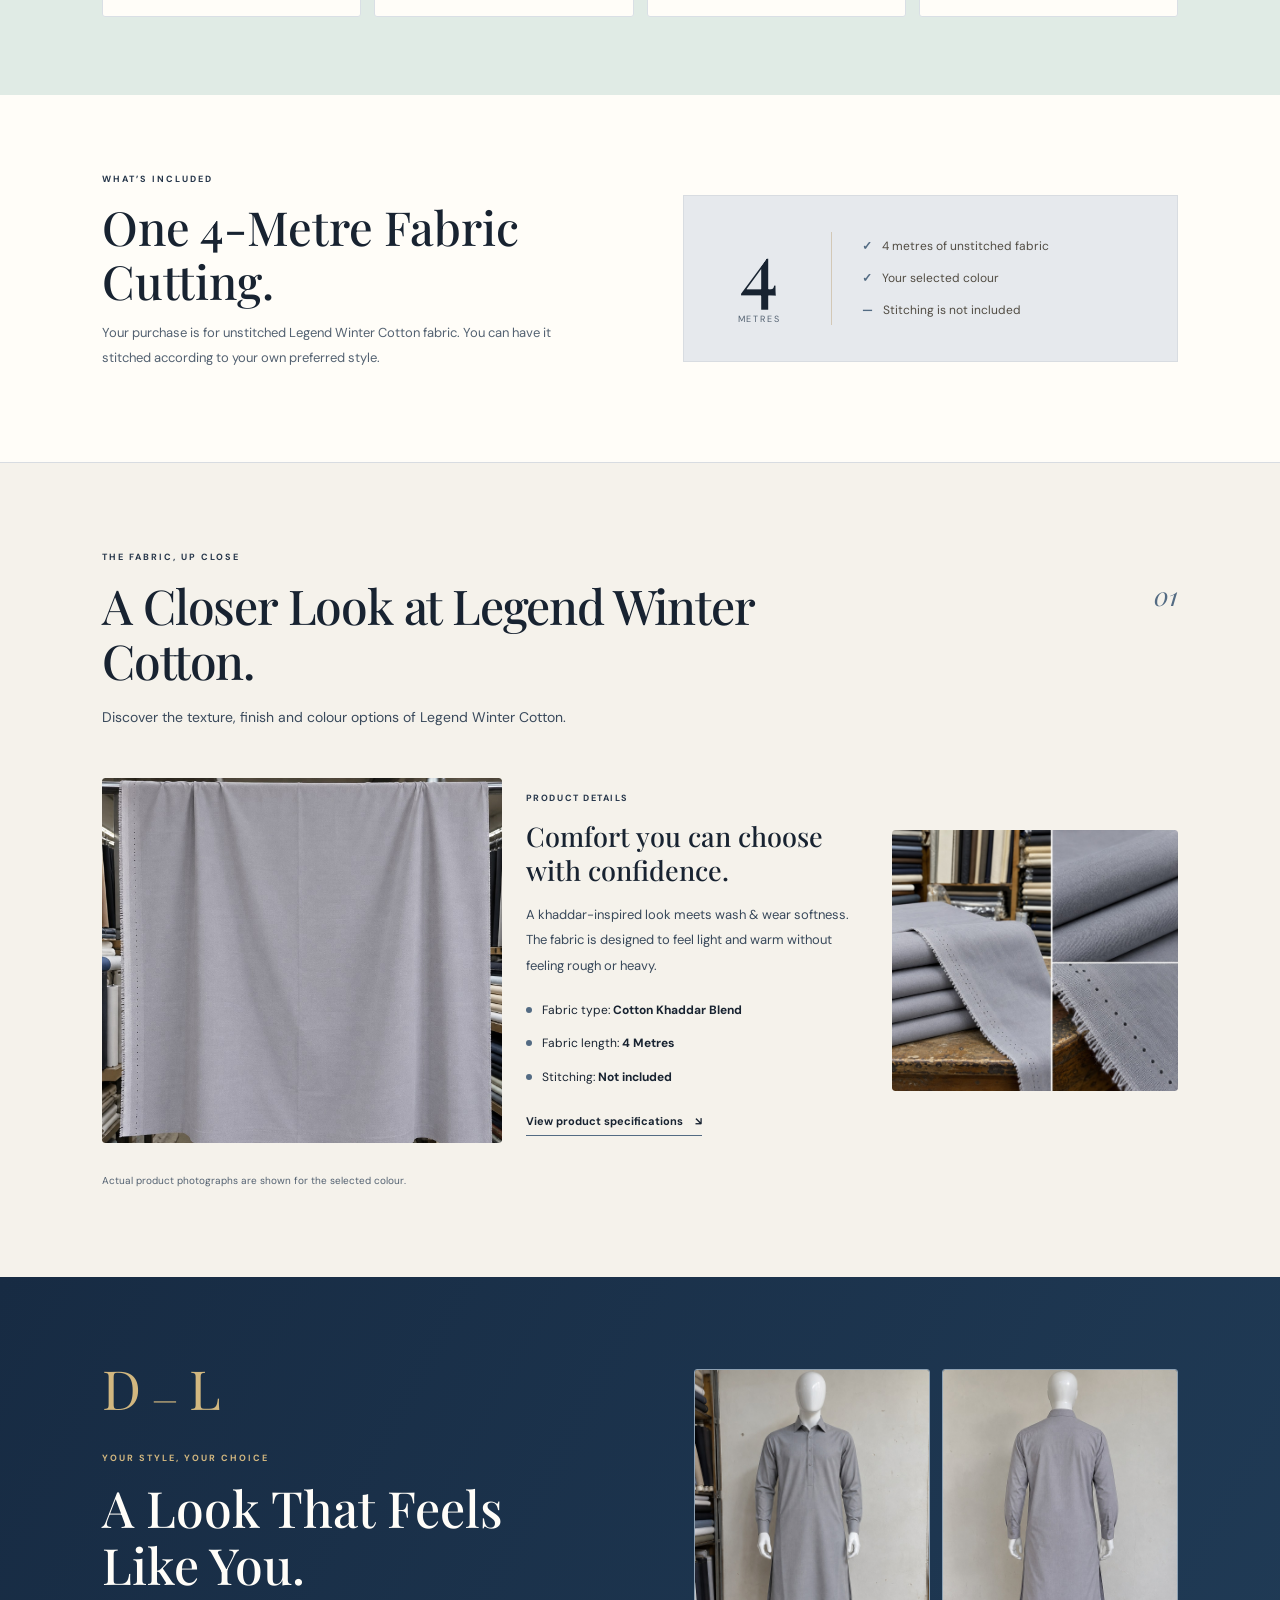
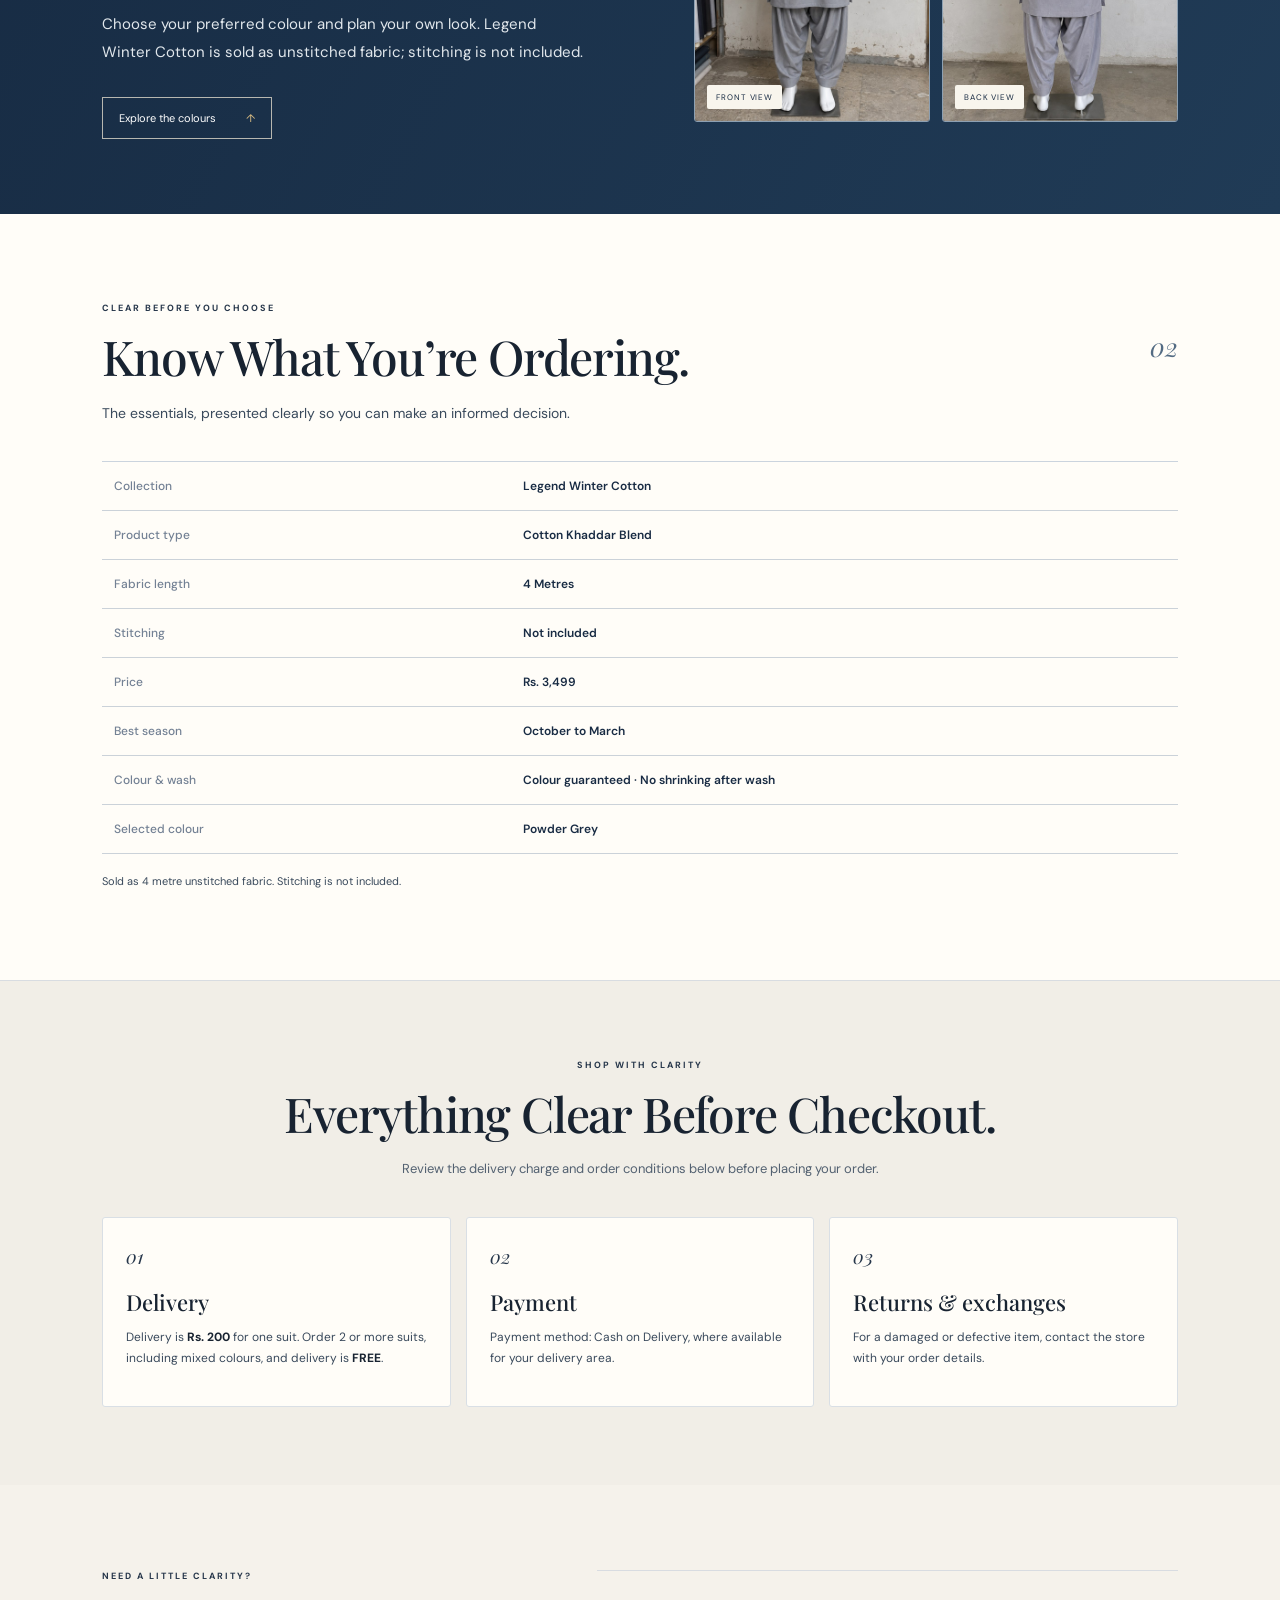
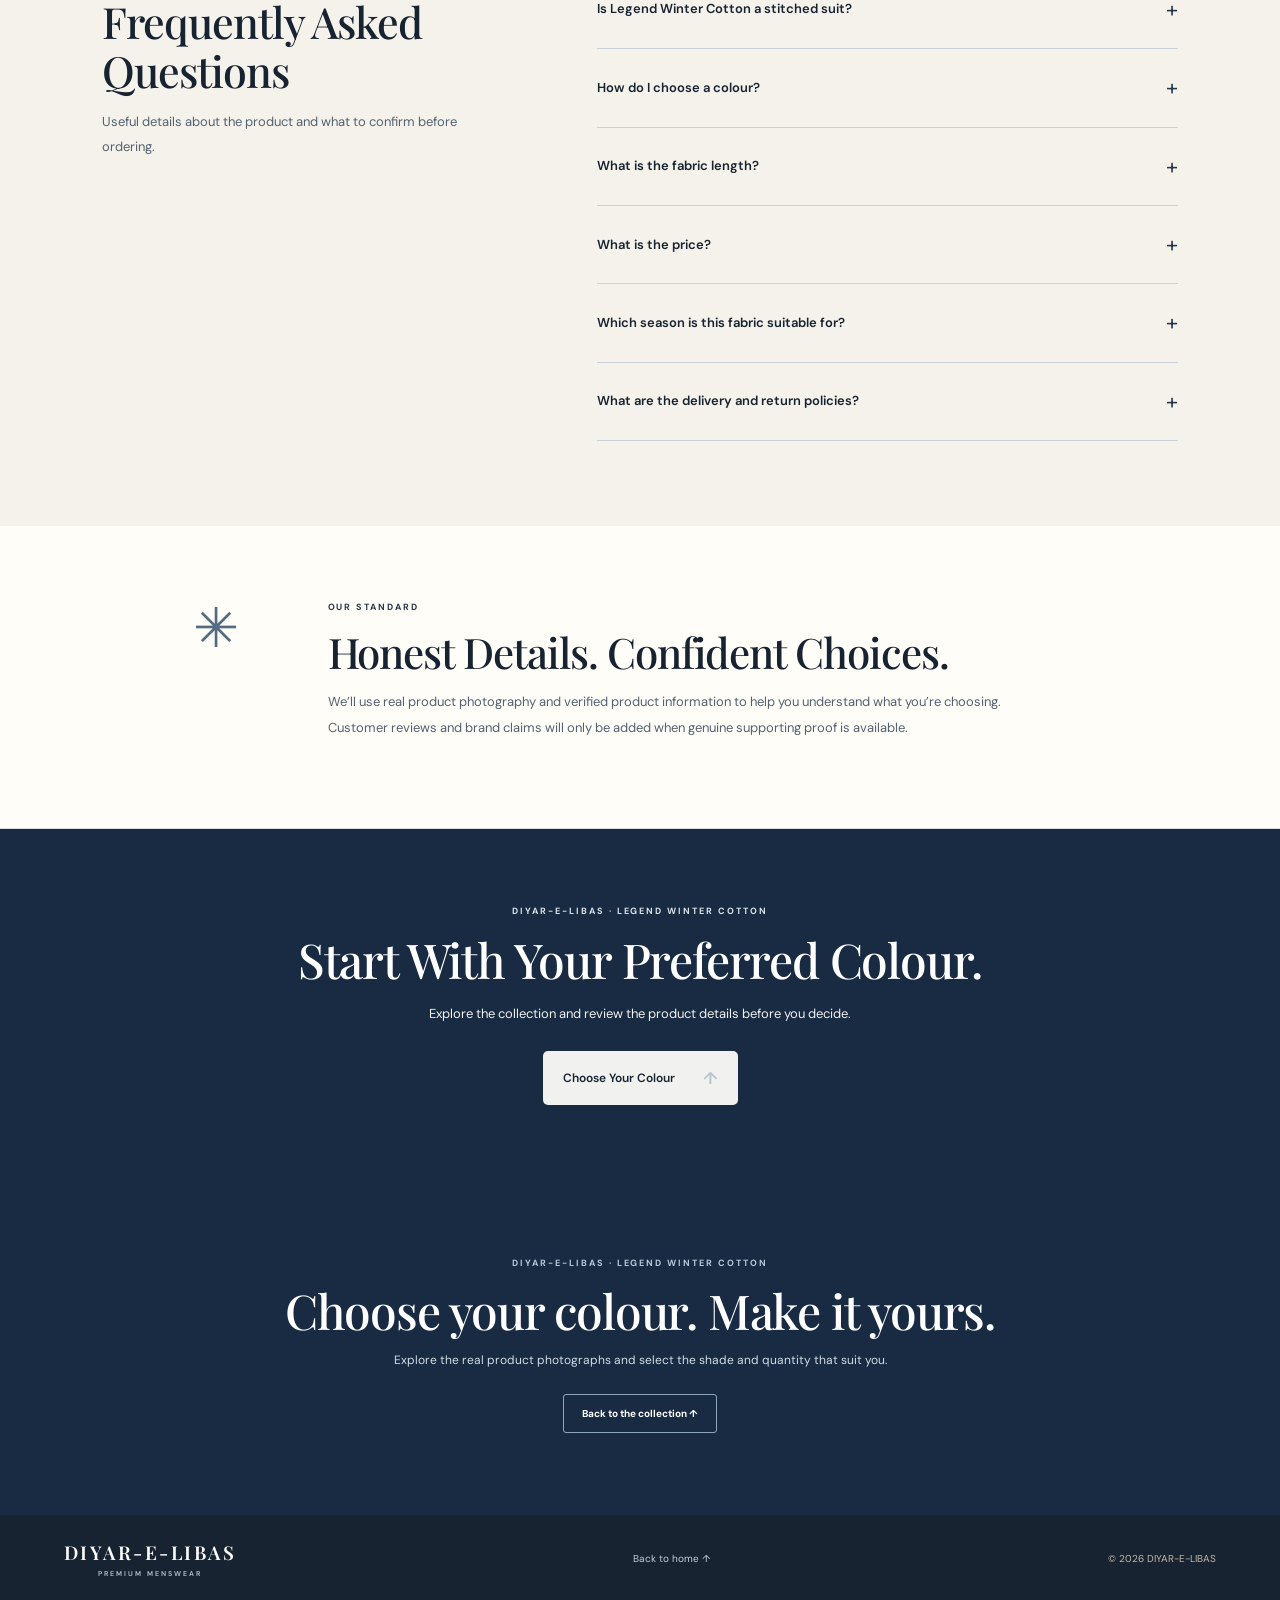
<file: legend-cotton/index.html>
<!DOCTYPE html>

<html lang="en">
<head>
<meta charset="utf-8"/>
<meta content="width=device-width, initial-scale=1" name="viewport"/>
<meta content="#f5f2eb" name="theme-color"/>
<meta content="Discover Legend Winter Cotton by DIYAR-E-LIBAS — 4 metre unstitched Cotton Khaddar Blend for winter." name="description"/>
<title>Legend Winter Cotton | DIYAR-E-LIBAS</title>
<link href="https://fonts.googleapis.com" rel="preconnect"/>
<link crossorigin="" href="https://fonts.gstatic.com" rel="preconnect"/>
<link href="https://fonts.googleapis.com/css2?family=DM+Sans:wght@400;500;600;700&amp;family=Playfair+Display:wght@500;600;700&amp;display=swap" rel="stylesheet"/>
<link href="style.css?v=3" rel="stylesheet"/>
</head>
<body class="legend-cotton-page">
<div class="announcement">PAKISTAN-WIDE DELIVERY <span>·</span> RS. 200 DELIVERY <span>·</span> FREE ON 2 OR MORE SUITS</div>
<header class="site-header">
<a aria-label="DIYAR-E-LIBAS home" class="wordmark" href="../">DIYAR-E-LIBAS<span>PREMIUM MENSWEAR</span></a>
<nav aria-label="Main navigation"><a href="../">Home</a><a aria-current="page" href="../legend-cotton/">Legend Cotton</a><a href="../kadhar/">Kadhar</a><a href="../wash-n-wear/">Wash &amp; Wear</a></nav>
<button class="header-cart" id="openCartButton" type="button">Bag <span id="cartCount">0</span> <span aria-hidden="true">↗</span></button>
</header>
<main>
<section aria-labelledby="productTitle" class="product-shell" id="product">
<div class="gallery-column">
<div aria-live="polite" class="main-image" id="mainImage">
<div class="image-placeholder"><span>LEGEND WINTER COTTON</span><small>Choose a colour to view its product photo</small></div>
<span class="image-counter">01 / 04</span>
</div>
<div aria-label="More product photos" class="gallery-thumbnails" id="galleryThumbnails"></div>
<p class="gallery-caption">THE DETAILS MAKE THE DIFFERENCE</p>
</div>
<div class="product-info">
<h1 id="productTitle">Legend Winter Cotton</h1>
<p class="subtitle">Soft warmth for winter.</p>
<div aria-label="Ordering information" class="assurance-strip">
<div><span class="assurance-icon">↗</span><strong>Delivery</strong><small>Rs. 200 · Free on 2+</small></div>
<div><span class="assurance-icon">◇</span><strong>Unstitched</strong><small>4 metre cutting</small></div>
<div><span class="assurance-icon">✳</span><strong>Stitching</strong><small>Not included</small></div>
</div>
<div class="selection-block">
<div class="selection-heading"><span>CHOOSE YOUR COLOUR</span><strong id="colourCount">5 colours</strong></div>
<div aria-label="Preview a colour" class="swatch-list" id="swatches"></div>
<p class="selected-colour">Selected shade: <strong id="selectedColour">Choose a colour</strong></p>
<p class="selected-product" id="selectedProduct">Select a colour to view its product photos.</p>
<p class="selection-help">Choose a colour to preview it, set quantity, then add it. You can combine different colours in one order.</p>
</div>
<div class="price-block product-price-under-quantity"><strong class="price" id="productPrice">Rs. 3,499</strong></div>
<div class="purchase-controls-row">
<div aria-label="Selected colour quantity" class="product-quantity"><button aria-label="Decrease quantity" id="productQtyMinus" type="button">−</button><output aria-live="polite" id="productQty">1</output><button aria-label="Increase quantity" id="productQtyPlus" type="button">+</button></div>
<button class="primary-button" id="addToCartButton" type="button"><span>Add to cart</span><span aria-hidden="true">＋</span></button>
</div>
<button class="buy-now-button" id="buyNowButton" type="button">Buy Now <span aria-hidden="true">→</span></button>
<p class="colour-variation-note">Please note: Actual fabric colours may vary slightly from the photographs due to lighting and screen settings.</p>
</div>
</section>
<section aria-labelledby="fabricIntroHeading" class="fabric-intro">
<p class="section-kicker">MADE FOR EVERYDAY WINTER COMFORT</p>
<h2 id="fabricIntroHeading">A softer take on winter dressing.</h2>
<p>A khaddar-inspired look with wash &amp; wear softness. Light, warm and comfortable for everyday winter wear.</p>
<div class="fabric-specs"><div><span>FABRIC</span><strong id="factFabric">Cotton Khaddar Blend</strong></div><div><span>PER SUIT</span><strong id="factLength">4 Metres</strong></div><div><span>SEASON</span><strong>Winter</strong></div></div>
</section>
<section aria-labelledby="shadeHelpHeading" class="shade-help">
  <div>
    <p class="section-kicker">CHOOSING YOUR SHADE</p>
    <h2 id="shadeHelpHeading">Every screen shows colour a little differently.</h2>
    <p>Compare all five shades in the gallery above. Lighting and screen settings can affect how the colour appears.</p>
  </div>
  <figure class="shade-guide-photo">
    <img src="assets/images/dust-taupe-guide.webp" width="480" height="720"
      alt="Front view of a Legend Winter Cotton shalwar kameez in Dust Taupe" loading="lazy" decoding="async">
    <figcaption>Dust Taupe</figcaption>
  </figure>
</section>
<section aria-labelledby="detailsHeading" class="details-section">
<div class="details-heading"><p class="section-kicker">THE DETAILS</p><h2 id="detailsHeading">Know your fabric.</h2></div>
<div class="detail-accordions">
<details open=""><summary>The fabric <span>Hand feel, weight &amp; finish</span></summary><p>Legend Winter Cotton is a Cotton Khaddar Blend with a khaddar-inspired look and wash &amp; wear softness. It is described as light and warm for everyday winter comfort.</p></details>
<details><summary>What’s included <span>4 metre cutting</span></summary><p>Each suit purchase includes 4 metres of unstitched fabric. Stitching is not included.</p></details>
<details><summary>Care &amp; wash <span>Product information</span></summary><p>The fabric information supplied for this product states colour guarantee and no shrinking after wash. Follow the care guidance provided with your fabric.</p></details>
<details><summary>Delivery &amp; order total <span>Clear pricing</span></summary><p>Delivery is Rs. 200 for a one-suit order. Delivery is free when the total quantity in your cart is 2 suits or more, including different colours.</p></details>
</div>
</section>
<section aria-labelledby="benefitsHeading" class="benefits-section" id="why-legend">
<div class="benefits-heading">
<p class="section-kicker">MADE FOR EVERYDAY WINTER COMFORT</p>
<h2 id="benefitsHeading">Why You’ll Love It.</h2>
<p>Thoughtful details that make choosing your winter fabric easier.</p>
</div>
<div class="benefit-grid">
<article class="benefit-card"><span class="benefit-index">01</span><span class="benefit-icon">✳</span><h3>Light &amp; Warm</h3><p>Comfortable to wear throughout the day without feeling too heavy.</p></article>
<article class="benefit-card"><span class="benefit-index">02</span><span class="benefit-icon">◌</span><h3>Khaddar Look, Soft Feel</h3><p>A khaddar-inspired look blended with wash &amp; wear softness.</p></article>
<article class="benefit-card"><span class="benefit-index">03</span><span class="benefit-icon">◇</span><h3>Colour Guaranteed</h3><p>Colour guarantee as stated for the Legend Winter Cotton fabric.</p></article>
<article class="benefit-card"><span class="benefit-index">04</span><span class="benefit-icon">↗</span><h3>No Shrinking After Wash</h3><p>Made to retain its size after washing, as specified for this fabric.</p></article>
</div>
</section><section aria-labelledby="includedHeading" class="included-section">
<div class="included-copy">
<p class="section-kicker">WHAT’S INCLUDED</p>
<h2 id="includedHeading">One 4-Metre Fabric Cutting.</h2>
<p>Your purchase is for unstitched Legend Winter Cotton fabric. You can have it stitched according to your own preferred style.</p>
</div>
<div class="included-detail">
<div class="included-measure"><strong>4</strong><span>METRES</span></div>
<div class="included-notes"><p><span>✓</span> 4 metres of unstitched fabric</p><p><span>✓</span> Your selected colour</p><p><span>—</span> Stitching is not included</p></div>
</div>
</section><section aria-labelledby="fabricHeading" class="editorial-section fabric-section" id="fabric-details">
<div class="section-kicker">THE FABRIC, UP CLOSE</div>
<div class="section-heading-row">
<div>
<h2 id="fabricHeading">A Closer Look at Legend Winter Cotton.</h2>
<p class="section-intro">Discover the texture, finish and colour options of Legend Winter Cotton.</p>
</div>
<span aria-hidden="true" class="section-index">01</span>
</div>
<div class="fabric-detail-grid">
<div class="detail-photo detail-photo-main" id="detailPhotoMain">
<div class="photo-placeholder"><span>LEGEND WINTER COTTON</span><small>Selected shade fabric photo</small></div>
</div>
<div class="detail-copy">
<span class="detail-label">PRODUCT DETAILS</span>
<h3>Comfort you can choose with confidence.</h3>
<p>A khaddar-inspired look meets wash &amp; wear softness. The fabric is designed to feel light and warm without feeling rough or heavy.</p>
<ul class="detail-list">
<li><span class="detail-dot"></span><span>Fabric type: <strong id="detailFabricType">Cotton Khaddar Blend</strong></span></li>
<li><span class="detail-dot"></span><span>Fabric length: <strong id="detailFabricLength">4 Metres</strong></span></li>
<li><span class="detail-dot"></span><span>Stitching: <strong>Not included</strong></span></li>
</ul>
<a class="text-link" href="#specifications">View product specifications <span aria-hidden="true">↘</span></a>
</div>
<div class="detail-photo detail-photo-secondary" id="detailPhotoSecondary">
<div class="photo-placeholder"><span>TEXTURE &amp; FINISH</span><small>Selected shade detail photo</small></div>
</div>
</div>
<p class="image-disclaimer">Actual product photographs are shown for the selected colour.</p>
</section><section aria-labelledby="styleHeading" class="style-section" id="styling">
<div class="style-panel">
<div aria-hidden="true" class="style-panel-mark">D<span>—</span>L</div>
<p class="section-kicker">YOUR STYLE, YOUR CHOICE</p>
<h2 id="styleHeading">A Look That Feels Like You.</h2>
<p>Choose your preferred colour and plan your own look. Legend Winter Cotton is sold as unstitched fabric; stitching is not included.</p>
<a class="outline-button" href="#product">Explore the colours <span aria-hidden="true">↑</span></a>
</div>
<div aria-label="Selected colour product photographs" class="style-photo-pair">
<div class="style-photo" id="stylePhotoFront"><span aria-hidden="true">FRONT VIEW</span></div>
<div class="style-photo style-photo-back" id="stylePhotoBack"><span aria-hidden="true">BACK VIEW</span></div>
</div>
</section><section aria-labelledby="specHeading" class="specifications-section" id="specifications">
<div class="section-kicker">CLEAR BEFORE YOU CHOOSE</div>
<div class="section-heading-row">
<div>
<h2 id="specHeading">Know What You’re Ordering.</h2>
<p class="section-intro">The essentials, presented clearly so you can make an informed decision.</p>
</div>
<span aria-hidden="true" class="section-index">02</span>
</div>
<table class="specification-table specification-data-table"><tbody><tr class="spec-row"><th>Collection</th><td>Legend Winter Cotton</td></tr><tr class="spec-row"><th>Product type</th><td id="specFabric">Unstitched fabric</td></tr><tr class="spec-row"><th>Fabric length</th><td id="specLength">4 Metres</td></tr><tr class="spec-row"><th>Stitching</th><td>Not included</td></tr><tr class="spec-row"><th>Price</th><td id="specPrice">Rs. 3,499</td></tr><tr class="spec-row"><th>Best season</th><td>October to March</td></tr><tr class="spec-row"><th>Colour &amp; wash</th><td>Colour guaranteed · No shrinking after wash</td></tr><tr class="spec-row"><th>Selected colour</th><td id="specColour">Choose a colour above</td></tr></tbody></table>
<p class="specification-note">Sold as 4 metre unstitched fabric. Stitching is not included.</p>
</section><section aria-labelledby="orderingHeading" class="ordering-section" id="ordering-info">
<div class="ordering-copy">
<p class="section-kicker">SHOP WITH CLARITY</p>
<h2 id="orderingHeading">Everything Clear Before Checkout.</h2>
<p>Review the delivery charge and order conditions below before placing your order.</p>
</div>
<div class="policy-grid">
<article class="policy-card">
<span class="policy-number">01</span>
<h3>Delivery</h3>
<p>Delivery is <strong>Rs. 200</strong> for one suit. Order 2 or more suits, including mixed colours, and delivery is <strong>FREE</strong>.</p>
</article>
<article class="policy-card">
<span class="policy-number">02</span>
<h3>Payment</h3>
<p>Payment method: Cash on Delivery, where available for your delivery area.</p>
</article>
<article class="policy-card">
<span class="policy-number">03</span>
<h3>Returns &amp; exchanges</h3>
<p>For a damaged or defective item, contact the store with your order details.</p>
</article>
</div>
</section><section aria-labelledby="faqHeading" class="faq-section" id="faqs">
<div class="faq-intro-block">
<p class="section-kicker">NEED A LITTLE CLARITY?</p>
<h2 id="faqHeading">Frequently Asked Questions</h2>
<p>Useful details about the product and what to confirm before ordering.</p>
</div>
<div class="faq-list">
<details class="faq-item">
<summary>Is Legend Winter Cotton a stitched suit?</summary>
<p>No. It is sold as 4 metre unstitched fabric. Stitching is not included.</p>
</details>
<details class="faq-item">
<summary>How do I choose a colour?</summary>
<p>Select a colour to preview its product photos. It is added to your cart only when you press “Add selected colour to cart” or “Buy Now”.</p>
</details>
<details class="faq-item">
<summary>What is the fabric length?</summary>
<p>Each cutting is 4 metres, intended as a full suit cutting for all sizes.</p>
</details>
<details class="faq-item">
<summary>What is the price?</summary>
<p>Each suit cutting is priced at Rs. 3,499. Delivery is Rs. 200 for one suit and free on orders of 2 or more suits.</p>
</details>
<details class="faq-item">
<summary>Which season is this fabric suitable for?</summary>
<p>Legend Winter Cotton is best suited for October to March.</p>
</details>
<details class="faq-item">
<summary>What are the delivery and return policies?</summary>
<p>Delivery is Rs. 200 for one suit and free when the cart contains 2 or more suits, including mixed colours. For a damaged or defective item, contact the store with your order details.</p>
</details>
</div>
</section><section aria-labelledby="trustHeading" class="trust-section">
<div aria-hidden="true" class="trust-symbol">✳</div>
<div class="trust-copy">
<p class="section-kicker">OUR STANDARD</p>
<h2 id="trustHeading">Honest Details. Confident Choices.</h2>
<p>We’ll use real product photography and verified product information to help you understand what you’re choosing. Customer reviews and brand claims will only be added when genuine supporting proof is available.</p>
</div>
</section><section aria-labelledby="finalCtaHeading" class="final-cta">
<p class="section-kicker">DIYAR-E-LIBAS · LEGEND WINTER COTTON</p>
<h2 id="finalCtaHeading">Start With Your Preferred Colour.</h2>
<p>Explore the collection and review the product details before you decide.</p>
<a class="final-cta-button" href="#product">Choose Your Colour <span aria-hidden="true">↑</span></a>
</section><section class="closing-panel"><p class="section-kicker">DIYAR-E-LIBAS · LEGEND WINTER COTTON</p><h2>Choose your colour. Make it yours.</h2><p>Explore the real product photographs and select the shade and quantity that suit you.</p><a href="#product">Back to the collection ↑</a></section></main>
<div class="cart-backdrop" hidden="" id="cartBackdrop"></div>
<aside aria-hidden="true" aria-label="Shopping cart" class="cart-drawer" id="cartDrawer">
<div class="cart-drawer-header"><div><p class="section-kicker">YOUR SELECTION</p><h2>Your Bag</h2></div><button aria-label="Close cart" class="icon-button" id="closeCartButton" type="button">×</button></div>
<div class="cart-items" id="cartItems"><p class="cart-empty">Your bag is empty. Choose a colour to get started.</p></div>
<div class="cart-summary"><div><span>Total suits</span><strong id="cartTotalQuantity">0</strong></div><div><span>Subtotal</span><strong id="cartSubtotal">Rs. 0</strong></div><div><span>Delivery</span><strong id="cartDelivery">Rs. 200</strong></div><p class="free-delivery-hint" id="freeDeliveryHint">Add 2 suits to get free delivery.</p><div class="cart-grand-total"><span>Total</span><strong id="cartGrandTotal">Rs. 200</strong></div><button class="checkout-button" disabled="" id="checkoutButton" type="button">Continue to checkout <span>→</span></button></div>
</aside>
<div aria-hidden="true" class="checkout-modal" id="checkoutModal"><div class="checkout-backdrop" id="checkoutBackdrop"></div><section aria-labelledby="checkoutHeading" aria-modal="true" class="checkout-panel" role="dialog"><div class="checkout-heading"><div><p class="section-kicker">ALMOST YOURS</p><h2 id="checkoutHeading">Delivery details</h2></div><button aria-label="Close checkout" class="icon-button" id="closeCheckoutButton" type="button">×</button></div><div class="checkout-order-preview" id="checkoutOrderPreview"></div><form id="checkoutForm"><label>Full Name<input autocomplete="name" maxlength="100" name="fullName" placeholder="Your full name" required=""/></label><label>Phone Number<input autocomplete="tel" maxlength="20" name="phone" placeholder="03XXXXXXXXX" required="" type="tel"/></label><label>City<input autocomplete="address-level2" maxlength="80" name="city" placeholder="Your city" required=""/></label><label>Complete Address<textarea autocomplete="street-address" maxlength="500" name="address" placeholder="House number, street, area" required="" rows="3"></textarea></label><div class="checkout-total-row"><span>Order total</span><strong id="checkoutGrandTotal">Rs. 0</strong></div><button class="checkout-button" id="placeOrderButton" type="submit">Place order <span>→</span></button><p class="checkout-message" id="checkoutMessage" role="status"></p></form></section></div>
<a class="whatsapp-help" href="https://wa.me/923183621505?text=Assalam-o-Alaikum%2C%20I%20need%20help%20with%20Legend%20Winter%20Cotton." target="_blank" rel="noopener" aria-label="Message DIYAR-E-LIBAS on WhatsApp"><span class="whatsapp-help-icon" aria-hidden="true"><svg viewBox="0 0 32 32" xmlns="http://www.w3.org/2000/svg"><path fill="#fff" d="M16.02 3.2A12.55 12.55 0 0 0 5.25 22.2L3.6 28.2l6.16-1.61A12.56 12.56 0 1 0 16.02 3.2Zm0 22.9c-1.9 0-3.75-.51-5.36-1.49l-.38-.23-3.66.96.98-3.56-.25-.39a10.34 10.34 0 1 1 8.67 4.71Zm5.67-7.74c-.31-.16-1.83-.9-2.11-1-.28-.1-.49-.16-.69.16-.21.31-.8 1-.98 1.2-.18.21-.36.23-.67.08-.31-.16-1.3-.48-2.47-1.53-.91-.81-1.53-1.82-1.71-2.13-.18-.31-.02-.48.14-.64.14-.14.31-.36.46-.54.15-.18.2-.31.31-.52.1-.2.05-.39-.03-.54-.08-.16-.69-1.67-.95-2.29-.25-.6-.5-.52-.69-.53h-.59c-.2 0-.54.08-.82.39-.28.31-1.08 1.05-1.08 2.57s1.1 2.98 1.26 3.19c.15.21 2.17 3.31 5.26 4.64.74.32 1.31.51 1.76.65.74.24 1.41.21 1.94.13.59-.09 1.83-.75 2.09-1.47.26-.72.26-1.34.18-1.47-.08-.13-.28-.21-.59-.36Z"/></svg></span></a>
<div aria-label="Quick purchase" class="mobile-sticky-cta" role="region"><button class="sticky-view-cart" id="mobileCartButton" type="button"><span class="sticky-cta-copy"><small>YOUR BAG</small><strong><span id="mobileCartCount">0</span> suits · <span id="stickyCartTotal">Rs. 200</span></strong></span><span class="sticky-cta-button">View bag</span></button><button class="sticky-buy-now" id="stickyBuyNowButton" type="button">Buy Now <span>→</span></button></div>
<footer class="site-footer"><a class="wordmark" href="../">DIYAR-E-LIBAS<span>PREMIUM MENSWEAR</span></a><a href="../">Back to home ↑</a><span>© <span class="year"></span> DIYAR-E-LIBAS</span></footer>
<script src="script.js?v=2"></script>
<script>
(function () {
  var stickyBar = document.querySelector(".mobile-sticky-cta");
  if (!stickyBar) return;
  function updateStickyBar() {
    var show = window.scrollY > 220;
    stickyBar.classList.toggle("is-visible", show);
    document.body.classList.toggle("sticky-cta-visible", show);
  }
  window.addEventListener("scroll", updateStickyBar, { passive: true });
  updateStickyBar();
})();
</script>
</body>
</html>
</file>
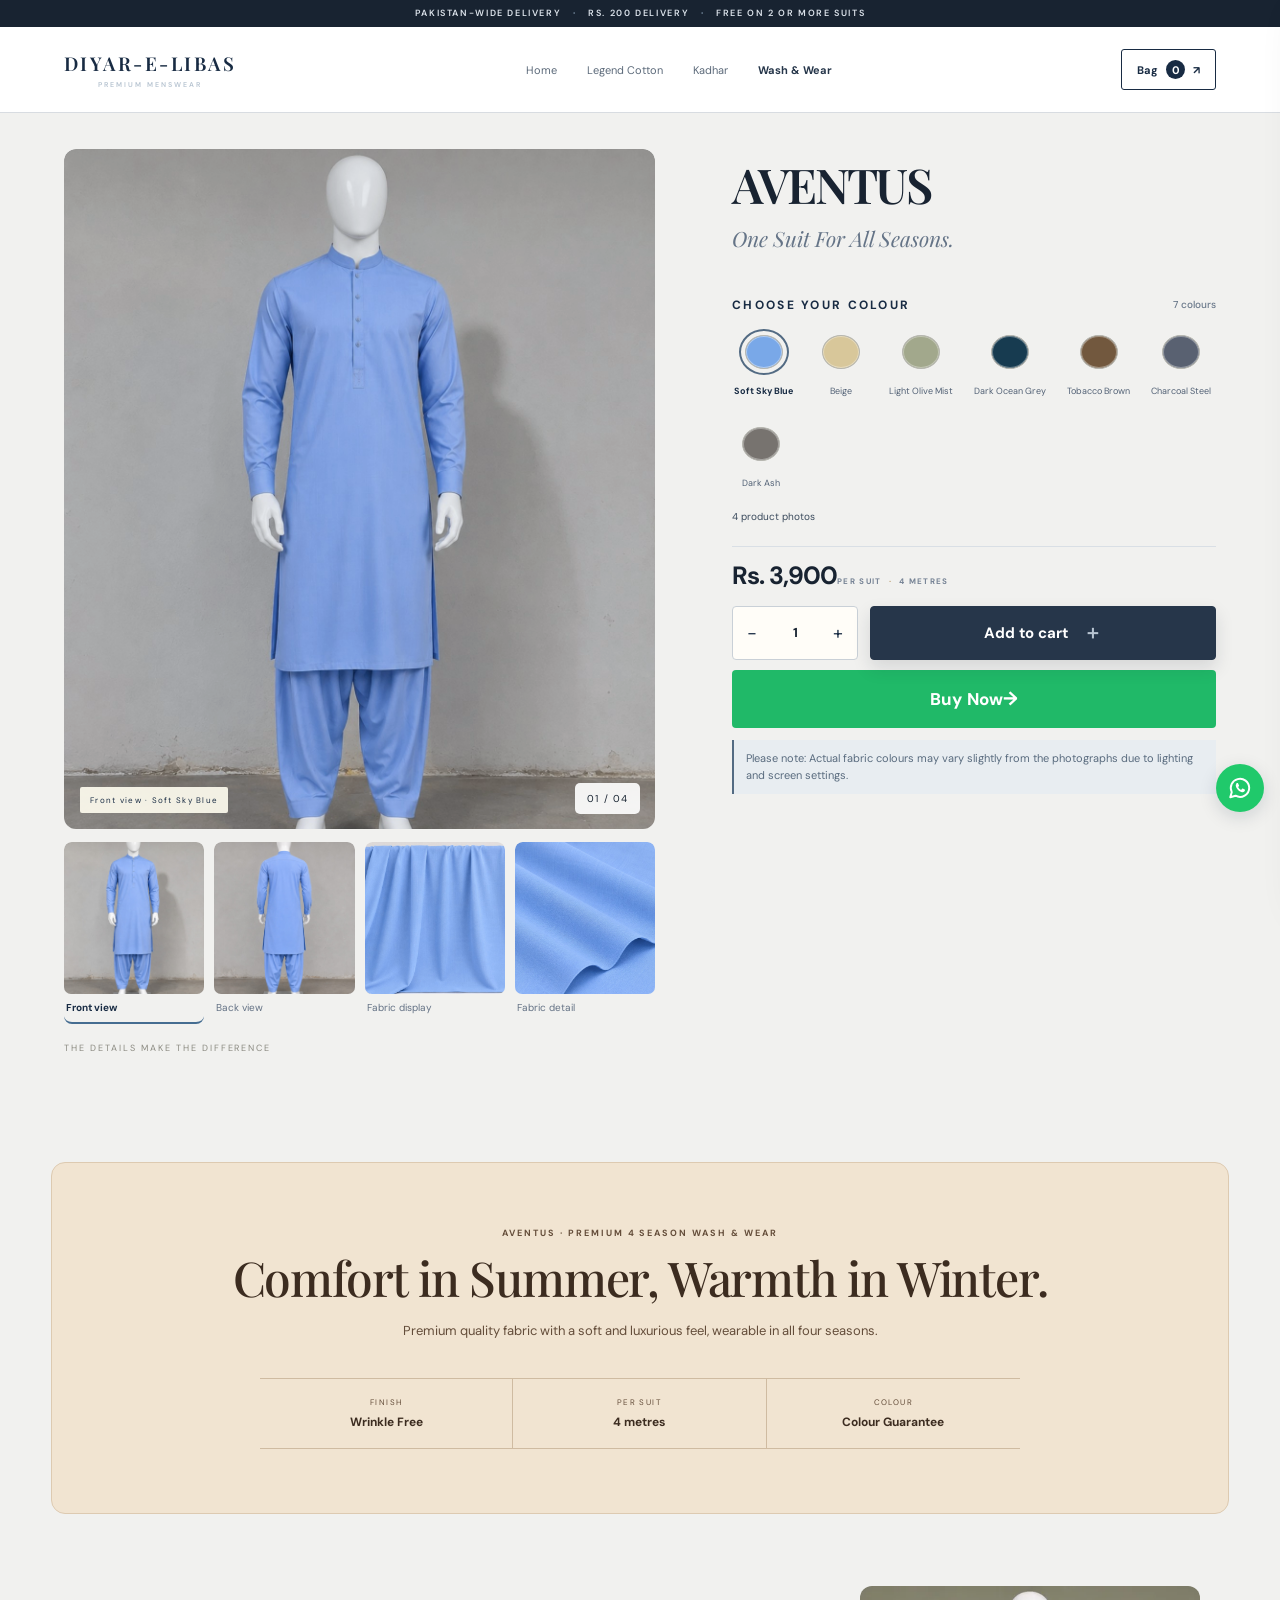
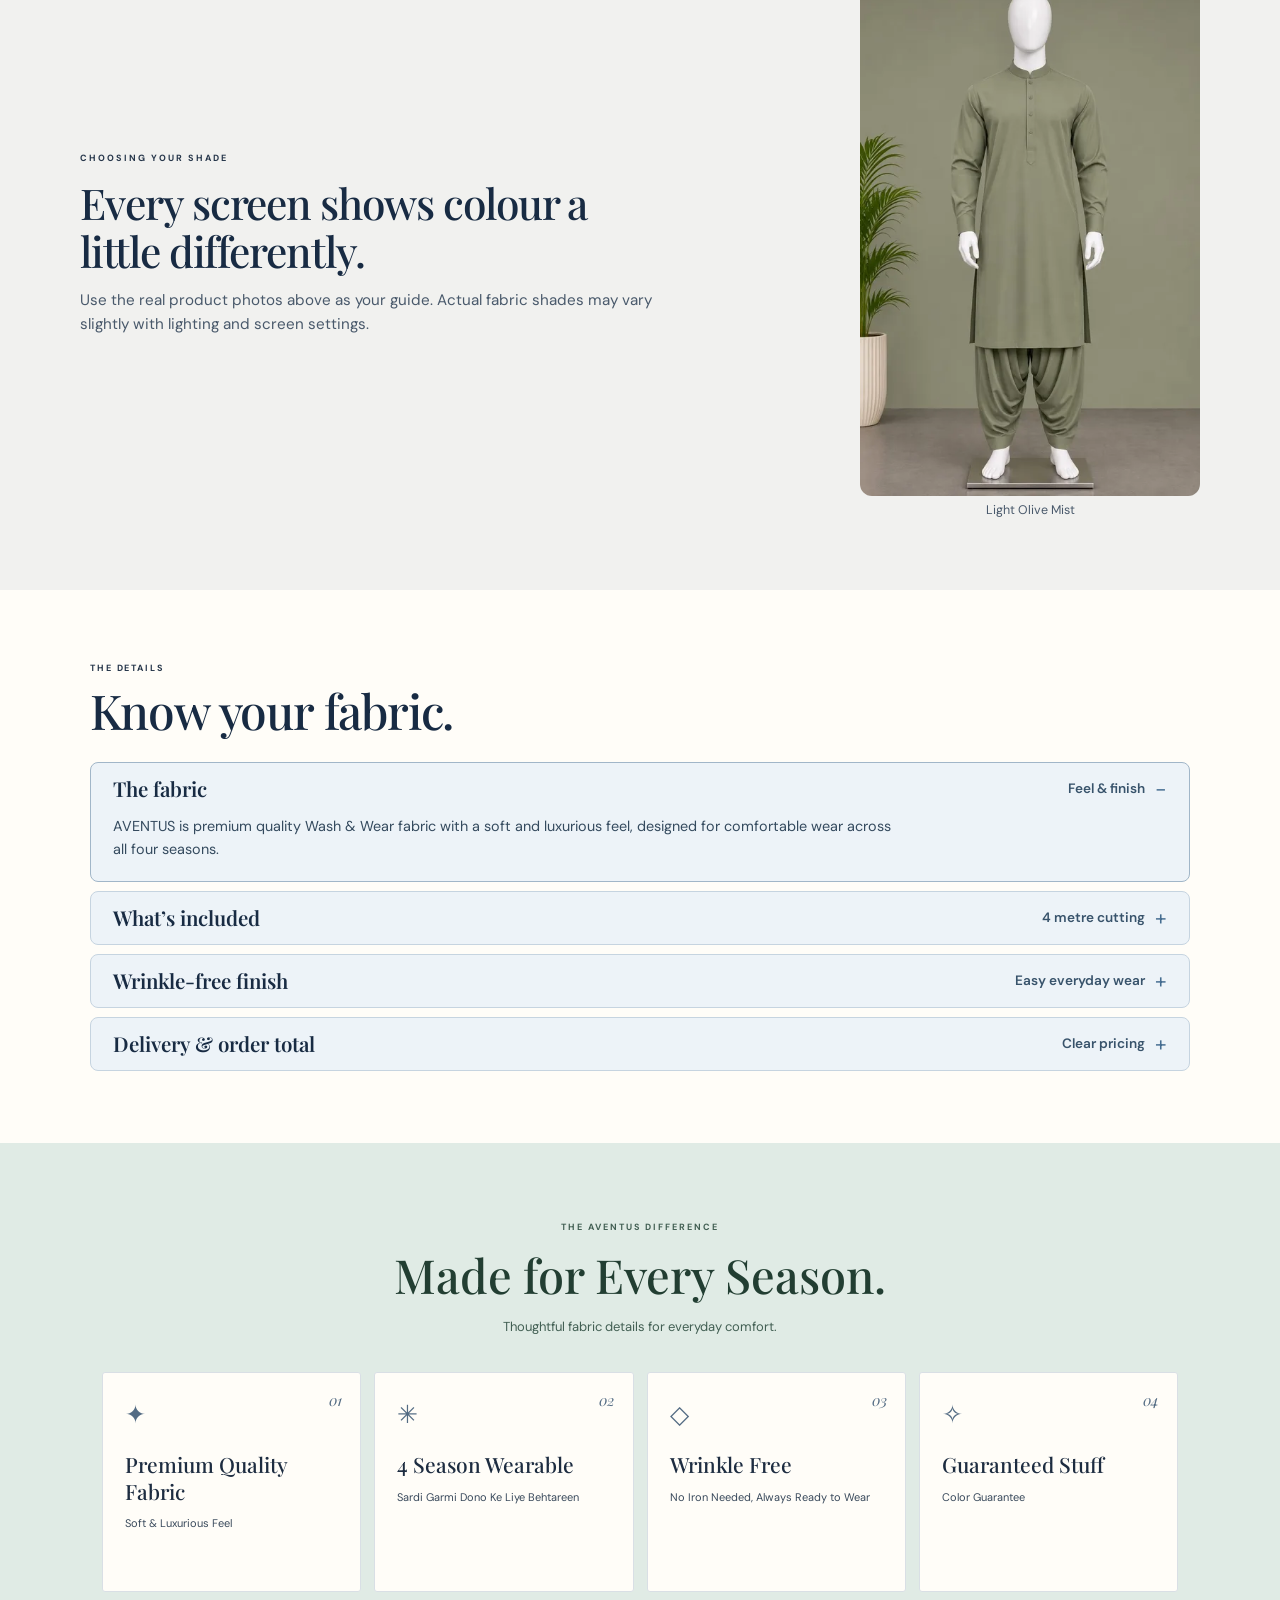
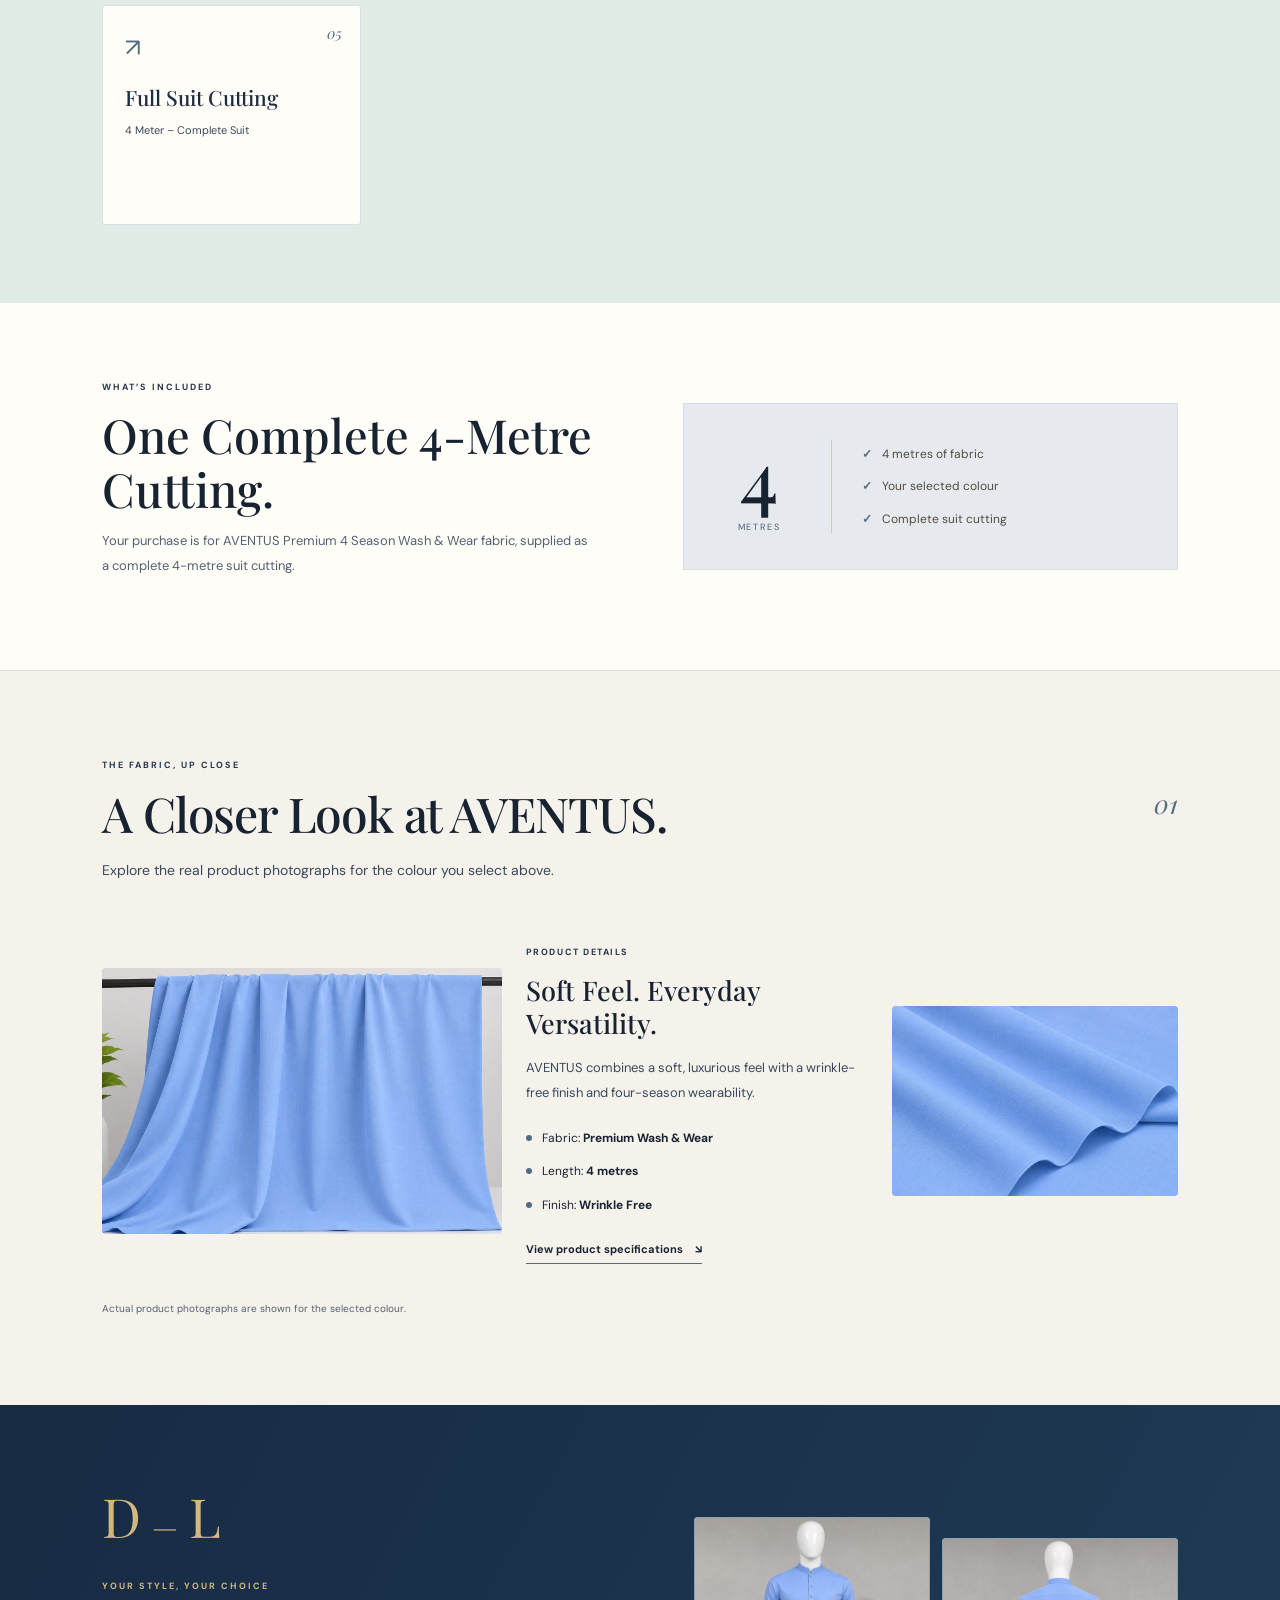
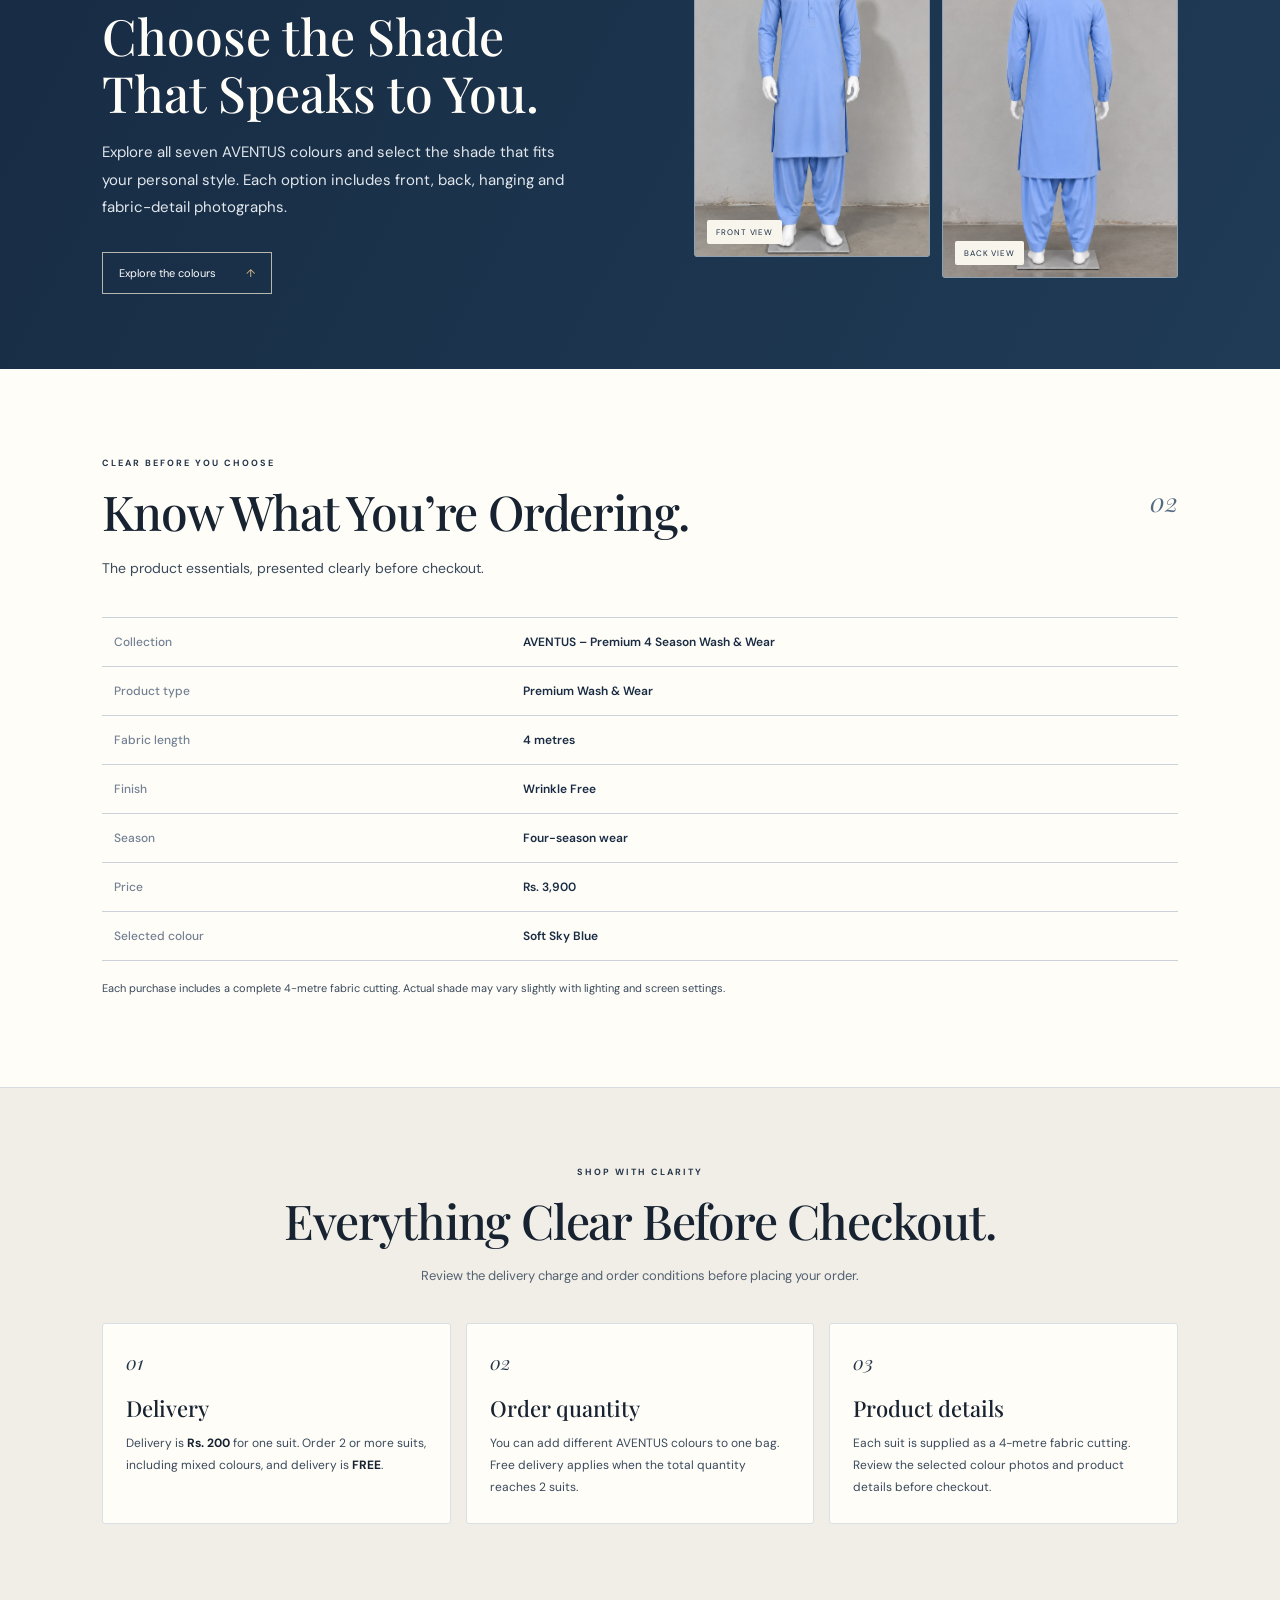
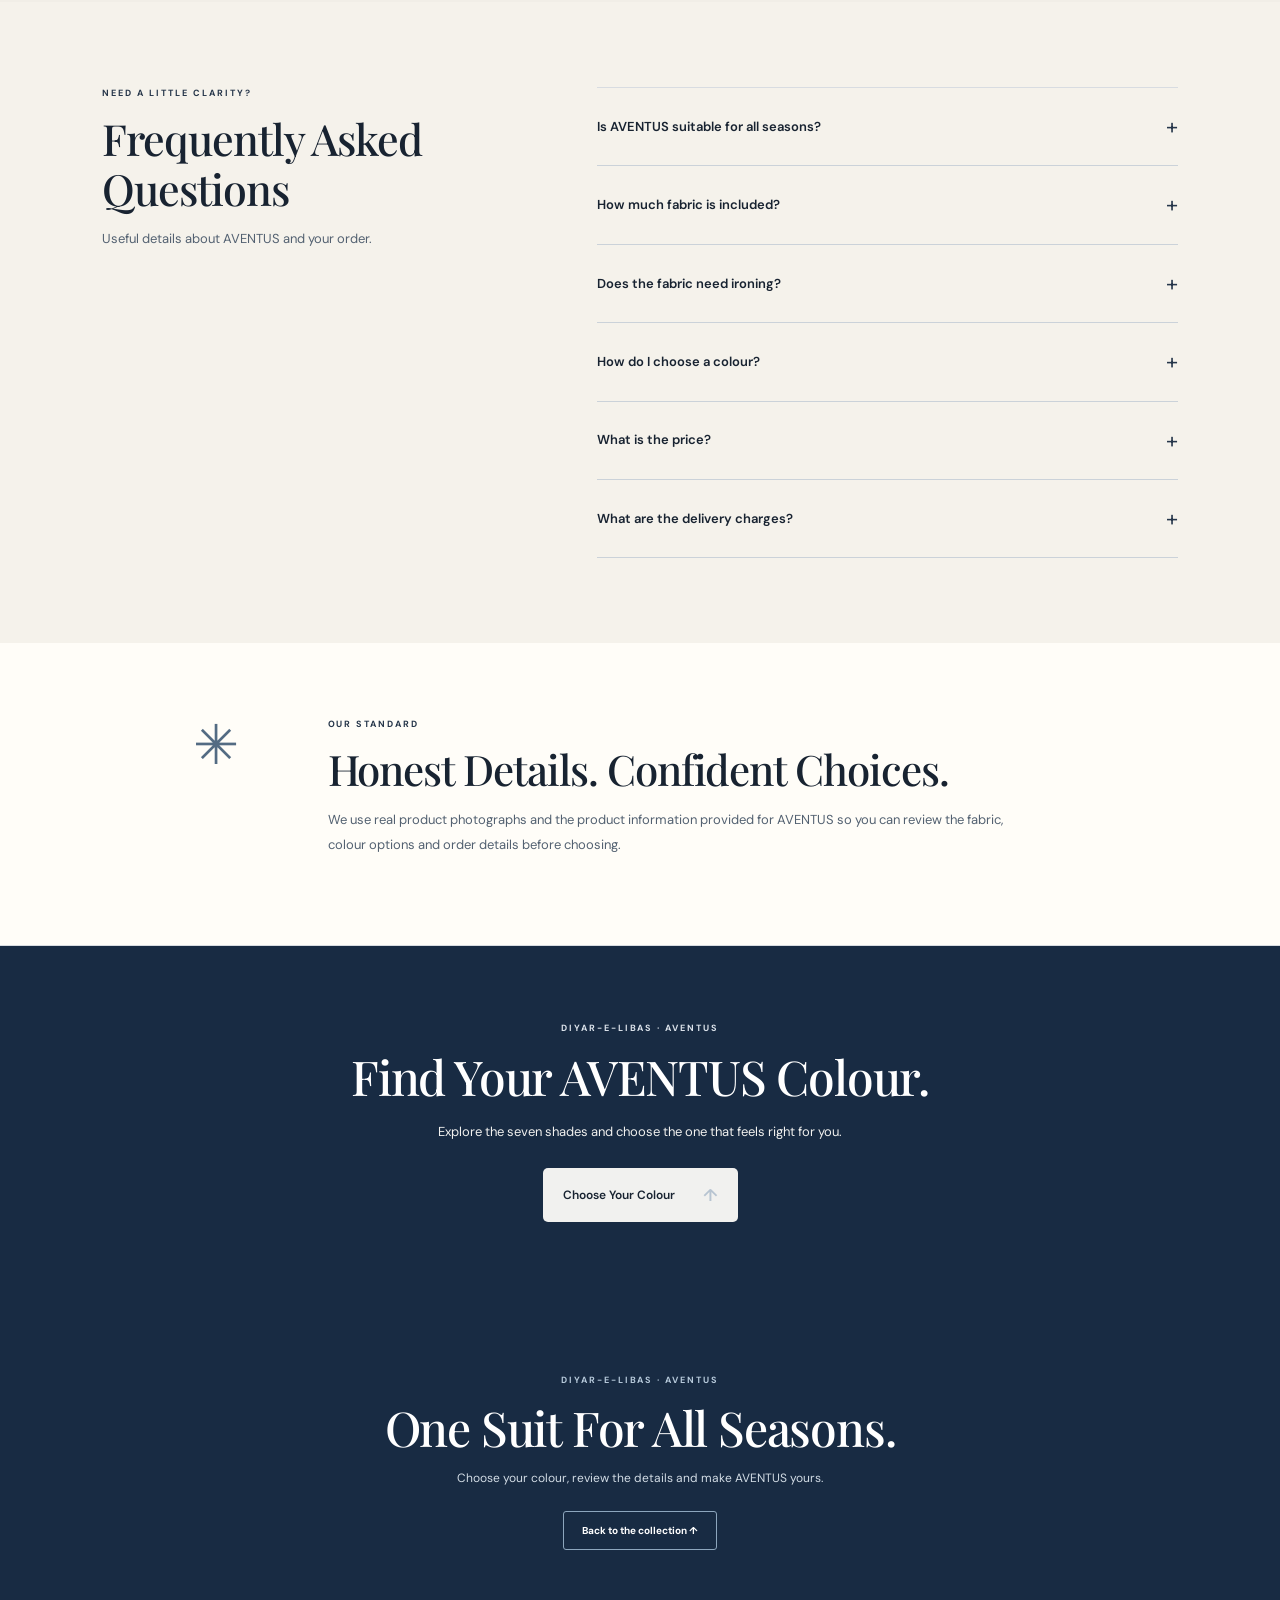
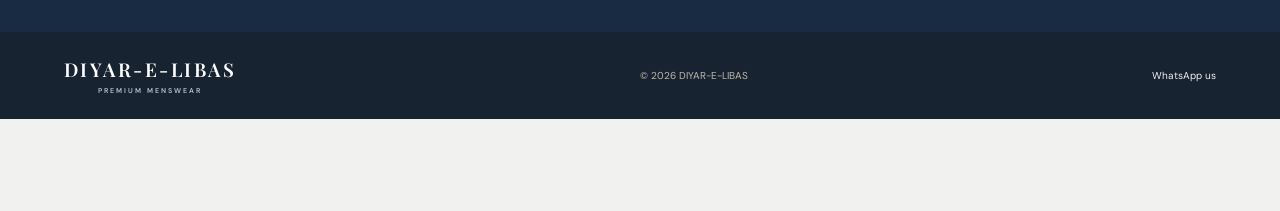
<file: wash-n-wear/index.html>
<!DOCTYPE html>

<html lang="en">
<head>
<meta charset="utf-8"/>
<meta content="width=device-width, initial-scale=1" name="viewport"/>
<meta content="#f5f2eb" name="theme-color"/>
<meta content="AVENTUS Premium 4 Season Wash &amp; Wear by DIYAR-E-LIBAS. One Suit For All Seasons." name="description"/>
<title>AVENTUS – Premium 4 Season Wash &amp; Wear | DIYAR-E-LIBAS</title>
<link href="https://fonts.googleapis.com" rel="preconnect"/>
<link crossorigin="" href="https://fonts.gstatic.com" rel="preconnect"/>
<link href="https://fonts.googleapis.com/css2?family=DM+Sans:wght@400;500;600;700&amp;family=Playfair+Display:wght@500;600;700&amp;display=swap" rel="stylesheet"/>
<link href="style.css?v=3" rel="stylesheet"/>
</head>
<body class="wash-wear-page">
<div class="announcement">PAKISTAN-WIDE DELIVERY <span>·</span> RS. 200 DELIVERY <span>·</span> FREE ON 2 OR MORE SUITS</div>
<header class="site-header">
<a aria-label="DIYAR-E-LIBAS home" class="wordmark" href="../">DIYAR-E-LIBAS<span>PREMIUM MENSWEAR</span></a>
<nav aria-label="Main navigation"><a href="../">Home</a><a href="../legend-cotton/">Legend Cotton</a><a href="../kadhar/">Kadhar</a><a aria-current="page" href="../wash-n-wear/">Wash &amp; Wear</a></nav>
<button class="header-cart" id="openCartButton" type="button">Bag <span id="cartCount">0</span> <span aria-hidden="true">↗</span></button>
</header>
<main>
<section aria-labelledby="productTitle" class="product-shell" id="product">
<div class="gallery-column">
<div aria-live="polite" class="main-image" id="mainImage"><div class="image-placeholder"><span>AVENTUS WASH &amp; WEAR</span><small>Choose a shade to preview its product photos</small></div><span class="image-counter">01 / 04</span></div>
<div aria-label="More product photos" class="gallery-thumbnails" id="galleryThumbnails"></div>
<p class="gallery-caption">THE DETAILS MAKE THE DIFFERENCE</p>
</div>
<div class="product-info">
<p class="eyebrow">THE PREMIUM 4 SEASON COLLECTION <span>·</span> AVENTUS</p>
<h1 id="productTitle">AVENTUS</h1>
<p class="subtitle" id="productTagline">One Suit For All Seasons.</p>
<div aria-label="Product highlights" class="assurance-strip">
<div><span class="assurance-icon">✦</span><strong>Premium feel</strong><small>Soft &amp; luxurious</small></div>
<div><span class="assurance-icon">◇</span><strong>4 metres</strong><small>Full suit cutting</small></div>
<div><span class="assurance-icon">✳</span><strong>4 seasons</strong><small>All-season wear</small></div>
</div>
<div class="selection-block">
<div class="selection-heading"><span>CHOOSE YOUR COLOUR</span><strong id="colourCount">8 colours</strong></div>
<div aria-label="Preview a colour" class="swatch-list" id="swatches"></div>
<p class="selected-colour">Selected shade: <strong id="selectedColour">Shade 01</strong></p>
<p class="selected-product" id="selectedProduct">4 product photos</p>
<p class="selection-help">Choose a colour to preview it, set quantity, then add it. You can combine different colours in one order.</p></div><div class="price-block product-price-under-quantity"><strong class="price" id="productPrice">Rs. 3,900</strong><span>PER SUIT <b>·</b> 4 METRES</span></div><div class="purchase-controls-row"><div aria-label="Selected colour quantity" class="product-quantity"><button aria-label="Decrease quantity" id="productQtyMinus" type="button">−</button><output aria-live="polite" id="productQty">1</output><button aria-label="Increase quantity" id="productQtyPlus" type="button">+</button></div><button class="primary-button" id="addToCartButton" type="button"><span>Add to cart</span><span aria-hidden="true">＋</span></button></div><button class="buy-now-button" id="buyNowButton" type="button">Buy Now <span aria-hidden="true">→</span></button><p class="colour-variation-note">Please note: Actual fabric colours may vary slightly from the photographs due to lighting and screen settings.</p>
</div>
</section><section aria-labelledby="fabricIntroHeading" class="fabric-intro">
<p class="section-kicker">AVENTUS · PREMIUM 4 SEASON WASH &amp; WEAR</p>
<h2 id="fabricIntroHeading">Comfort in Summer, Warmth in Winter.</h2>
<p id="productDescription">Premium quality fabric with a soft and luxurious feel, wearable in all four seasons.</p>
<div class="fabric-specs">
<div><span>FINISH</span><strong>Wrinkle Free</strong></div>
<div><span>PER SUIT</span><strong id="factLength">4 Metres</strong></div>
<div><span>COLOUR</span><strong>Colour Guarantee</strong></div>
</div></section><section aria-labelledby="shadeHelpHeading" class="shade-help">
  <div>
    <p class="section-kicker">CHOOSING YOUR SHADE</p>
    <h2 id="shadeHelpHeading">Every screen shows colour a little differently.</h2>
    <p>Use the real product photos above as your guide. Actual fabric shades may vary slightly with lighting and screen settings.</p>
  </div>
  <figure class="shade-guide-photo">
    <img src="assets/images/light-olive-mist-guide.webp" width="480" height="720"
      alt="Front view of an AVENTUS shalwar kameez in Light Olive Mist" loading="lazy" decoding="async">
    <figcaption>Light Olive Mist</figcaption>
  </figure>
</section>
<section aria-labelledby="detailsHeading" class="details-section">
<div class="details-heading"><p class="section-kicker">THE DETAILS</p><h2 id="detailsHeading">Know your fabric.</h2></div>
<div class="detail-accordions">
<details open=""><summary>The fabric <span>Feel &amp; finish</span></summary><p>AVENTUS is premium quality Wash &amp; Wear fabric with a soft and luxurious feel, designed for comfortable wear across all four seasons.</p></details>
<details><summary>What’s included <span>4 metre cutting</span></summary><p>Each suit purchase includes a complete 4-metre fabric cutting.</p></details>
<details><summary>Wrinkle-free finish <span>Easy everyday wear</span></summary><p>The fabric is described as wrinkle free, with no ironing needed for an always-ready look.</p></details>
<details><summary>Delivery &amp; order total <span>Clear pricing</span></summary><p>Delivery is Rs. 200 for a one-suit order. Delivery is free when the total quantity in your cart is 2 suits or more, including different colours.</p></details>
</div></section><section aria-labelledby="benefitsHeading" class="benefits-section" id="why-aventus">
<div class="benefits-heading"><p class="section-kicker">THE AVENTUS DIFFERENCE</p><h2 id="benefitsHeading">Made for Every Season.</h2><p>Thoughtful fabric details for everyday comfort.</p></div>
<div class="benefit-grid" id="featureGrid">
<article class="benefit-card"><span class="benefit-index">01</span><span class="benefit-icon">✦</span><h3>Premium Quality Fabric</h3><p>Soft &amp; Luxurious Feel</p></article>
<article class="benefit-card"><span class="benefit-index">02</span><span class="benefit-icon">✳</span><h3>4 Season Wearable</h3><p>Sardi Garmi Dono Ke Liye Behtareen</p></article>
<article class="benefit-card"><span class="benefit-index">03</span><span class="benefit-icon">◇</span><h3>Wrinkle Free</h3><p>No Iron Needed, Always Ready to Wear</p></article>
<article class="benefit-card"><span class="benefit-index">04</span><span class="benefit-icon">✧</span><h3>Guaranteed Stuff</h3><p>Color Guarantee</p></article>
<article class="benefit-card"><span class="benefit-index">05</span><span class="benefit-icon">↗</span><h3>Full Suit Cutting</h3><p>4 Meter – Complete Suit</p></article>
</div>
</section><section aria-labelledby="includedHeading" class="included-section">
<div class="included-copy">
<p class="section-kicker">WHAT’S INCLUDED</p>
<h2 id="includedHeading">One Complete 4-Metre Cutting.</h2>
<p>Your purchase is for AVENTUS Premium 4 Season Wash &amp; Wear fabric, supplied as a complete 4-metre suit cutting.</p>
</div>
<div class="included-detail">
<div class="included-measure"><strong>4</strong><span>METRES</span></div>
<div class="included-notes">
<p><span>✓</span> 4 metres of fabric</p>
<p><span>✓</span> Your selected colour</p>
<p><span>✓</span> Complete suit cutting</p>
</div>
</div>
</section><section aria-labelledby="fabricHeading" class="editorial-section fabric-section" id="fabric-details">
<div class="section-kicker">THE FABRIC, UP CLOSE</div>
<div class="section-heading-row">
<div><h2 id="fabricHeading">A Closer Look at AVENTUS.</h2><p class="section-intro">Explore the real product photographs for the colour you select above.</p></div>
<span aria-hidden="true" class="section-index">01</span>
</div>
<div class="fabric-detail-grid">
<div class="detail-photo detail-photo-main" id="detailPhotoMain"><div class="photo-placeholder"><span>AVENTUS</span><small>Selected colour fabric display</small></div></div>
<div class="detail-copy">
<span class="detail-label">PRODUCT DETAILS</span>
<h3>Soft Feel. Everyday Versatility.</h3>
<p>AVENTUS combines a soft, luxurious feel with a wrinkle-free finish and four-season wearability.</p>
<ul class="detail-list">
<li><span class="detail-dot"></span><span>Fabric: <strong id="detailFabricType">Premium Wash &amp; Wear</strong></span></li>
<li><span class="detail-dot"></span><span>Length: <strong id="detailFabricLength">4 Metres</strong></span></li>
<li><span class="detail-dot"></span><span>Finish: <strong>Wrinkle Free</strong></span></li>
</ul>
<a class="text-link" href="#specifications">View product specifications <span aria-hidden="true">↘</span></a>
</div>
<div class="detail-photo detail-photo-secondary" id="detailPhotoSecondary"><div class="photo-placeholder"><span>TEXTURE &amp; FINISH</span><small>Selected colour close-up</small></div></div>
</div>
<p class="image-disclaimer">Actual product photographs are shown for the selected colour.</p>
</section><section aria-labelledby="styleHeading" class="style-section" id="styling">
<div class="style-panel">
<div aria-hidden="true" class="style-panel-mark">D<span>—</span>L</div>
<p class="section-kicker">YOUR STYLE, YOUR CHOICE</p>
<h2 id="styleHeading">Choose the Shade That Speaks to You.</h2>
<p>Explore all seven AVENTUS colours and select the shade that fits your personal style. Each option includes front, back, hanging and fabric-detail photographs.</p>
<a class="outline-button" href="#product">Explore the colours <span aria-hidden="true">↑</span></a>
</div>
<div aria-label="Selected colour product photographs" class="style-photo-pair">
<div class="style-photo" id="stylePhotoFront"><span>FRONT VIEW</span></div>
<div class="style-photo style-photo-back" id="stylePhotoBack"><span>BACK VIEW</span></div>
</div>
</section><section aria-labelledby="specHeading" class="specifications-section" id="specifications">
<div class="section-kicker">CLEAR BEFORE YOU CHOOSE</div>
<div class="section-heading-row"><div><h2 id="specHeading">Know What You’re Ordering.</h2><p class="section-intro">The product essentials, presented clearly before checkout.</p></div><span aria-hidden="true" class="section-index">02</span></div>
<table class="specification-table specification-data-table"><tbody>
<tr class="spec-row"><th>Collection</th><td>AVENTUS – Premium 4 Season Wash &amp; Wear</td></tr>
<tr class="spec-row"><th>Product type</th><td id="specFabric">Premium Wash &amp; Wear</td></tr>
<tr class="spec-row"><th>Fabric length</th><td id="specLength">4 Metres</td></tr>
<tr class="spec-row"><th>Finish</th><td>Wrinkle Free</td></tr>
<tr class="spec-row"><th>Season</th><td>Four-season wear</td></tr>
<tr class="spec-row"><th>Price</th><td id="specPrice">Rs. 3,900</td></tr>
<tr class="spec-row"><th>Selected colour</th><td id="specColour">Choose a colour above</td></tr>
</tbody></table>
<p class="specification-note">Each purchase includes a complete 4-metre fabric cutting. Actual shade may vary slightly with lighting and screen settings.</p>
</section><section aria-labelledby="orderingHeading" class="ordering-section" id="ordering-info">
<div class="ordering-copy"><p class="section-kicker">SHOP WITH CLARITY</p><h2 id="orderingHeading">Everything Clear Before Checkout.</h2><p>Review the delivery charge and order conditions before placing your order.</p></div>
<div class="policy-grid">
<article class="policy-card"><span class="policy-number">01</span><h3>Delivery</h3><p>Delivery is <strong>Rs. 200</strong> for one suit. Order 2 or more suits, including mixed colours, and delivery is <strong>FREE</strong>.</p></article>
<article class="policy-card"><span class="policy-number">02</span><h3>Order quantity</h3><p>You can add different AVENTUS colours to one bag. Free delivery applies when the total quantity reaches 2 suits.</p></article>
<article class="policy-card"><span class="policy-number">03</span><h3>Product details</h3><p>Each suit is supplied as a 4-metre fabric cutting. Review the selected colour photos and product details before checkout.</p></article>
</div>
</section><section aria-labelledby="faqHeading" class="faq-section" id="faqs">
<div class="faq-intro-block"><p class="section-kicker">NEED A LITTLE CLARITY?</p><h2 id="faqHeading">Frequently Asked Questions</h2><p>Useful details about AVENTUS and your order.</p></div>
<div class="faq-list">
<details class="faq-item"><summary>Is AVENTUS suitable for all seasons?</summary><p>AVENTUS is presented as a four-season Wash &amp; Wear fabric, suitable for summer and winter wear.</p></details>
<details class="faq-item"><summary>How much fabric is included?</summary><p>Each suit includes a complete 4-metre fabric cutting.</p></details>
<details class="faq-item"><summary>Does the fabric need ironing?</summary><p>AVENTUS is described as wrinkle free, with no ironing needed for an always-ready look.</p></details>
<details class="faq-item"><summary>How do I choose a colour?</summary><p>Select a colour in the product section to preview its front, back, hanging and fabric-detail photographs. Your chosen colour is added to the bag when you select Add to Cart or Buy Now.</p></details>
<details class="faq-item"><summary>What is the price?</summary><p>Each AVENTUS suit cutting is priced at Rs. 3,900.</p></details>
<details class="faq-item"><summary>What are the delivery charges?</summary><p>Delivery is Rs. 200 for one suit and free when your bag contains 2 or more suits, including mixed colours.</p></details>
</div>
</section><section aria-labelledby="trustHeading" class="trust-section">
<div aria-hidden="true" class="trust-symbol">✳</div>
<div class="trust-copy"><p class="section-kicker">OUR STANDARD</p><h2 id="trustHeading">Honest Details. Confident Choices.</h2><p>We use real product photographs and the product information provided for AVENTUS so you can review the fabric, colour options and order details before choosing.</p></div>
</section><section aria-labelledby="finalCtaHeading" class="final-cta">
<p class="section-kicker">DIYAR-E-LIBAS · AVENTUS</p><h2 id="finalCtaHeading">Find Your AVENTUS Colour.</h2><p>Explore the seven shades and choose the one that feels right for you.</p><a class="final-cta-button" href="#product">Choose Your Colour <span aria-hidden="true">↑</span></a>
</section><section class="closing-panel">
<p class="section-kicker">DIYAR-E-LIBAS · AVENTUS</p>
<h2>One Suit For All Seasons.</h2>
<p>Choose your colour, review the details and make AVENTUS yours.</p>
<a href="#product">Back to the collection ↑</a>
</section></main>
<div class="cart-backdrop" hidden="" id="cartBackdrop"></div>
<aside aria-hidden="true" aria-label="Shopping cart" class="cart-drawer" id="cartDrawer">
<div class="cart-drawer-header"><div><p class="section-kicker">YOUR SELECTION</p><h2>Your Bag</h2></div><button aria-label="Close cart" class="icon-button" id="closeCartButton" type="button">×</button></div>
<div class="cart-items" id="cartItems"><p class="cart-empty">Your bag is empty. Choose a colour to get started.</p></div>
<div class="cart-summary"><div><span>Total suits</span><strong id="cartTotalQuantity">0</strong></div><div><span>Subtotal</span><strong id="cartSubtotal">Rs. 0</strong></div><div><span>Delivery</span><strong id="cartDelivery">Rs. 200</strong></div><p class="free-delivery-hint" id="freeDeliveryHint">Add 2 suits to get free delivery.</p><div class="cart-grand-total"><span>Total</span><strong id="cartGrandTotal">Rs. 200</strong></div><button class="checkout-button" disabled="" id="checkoutButton" type="button">Continue to checkout <span>→</span></button></div>
</aside>
<div aria-hidden="true" class="checkout-modal" id="checkoutModal"><div class="checkout-backdrop" id="checkoutBackdrop"></div><section aria-labelledby="checkoutHeading" aria-modal="true" class="checkout-panel" role="dialog"><div class="checkout-heading"><div><p class="section-kicker">ALMOST YOURS</p><h2 id="checkoutHeading">Delivery details</h2></div><button aria-label="Close checkout" class="icon-button" id="closeCheckoutButton" type="button">×</button></div><div class="checkout-order-preview" id="checkoutOrderPreview"></div><form id="checkoutForm"><label>Full Name<input autocomplete="name" maxlength="100" name="fullName" placeholder="Your full name" required=""/></label><label>Phone Number<input autocomplete="tel" maxlength="20" name="phone" placeholder="03XXXXXXXXX" required="" type="tel"/></label><label>City<input autocomplete="address-level2" maxlength="80" name="city" placeholder="Your city" required=""/></label><label>Complete Address<textarea autocomplete="street-address" maxlength="500" name="address" placeholder="House number, street, area" required="" rows="3"></textarea></label><div class="checkout-total-row"><span>Order total</span><strong id="checkoutGrandTotal">Rs. 0</strong></div><button class="checkout-button" id="placeOrderButton" type="submit">Place order <span>→</span></button><p class="checkout-message" id="checkoutMessage" role="status"></p></form></section></div>
<div aria-label="Quick purchase" class="mobile-sticky-cta" role="region"><button class="sticky-view-cart" id="mobileCartButton" type="button"><span class="sticky-cta-copy"><small>YOUR BAG</small><strong><span id="mobileCartCount">0</span> suits · <span id="stickyCartTotal">Rs. 200</span></strong></span><span class="sticky-cta-button">View bag</span></button><button class="sticky-buy-now" id="stickyBuyNowButton" type="button">Buy Now <span>→</span></button></div>
<a aria-label="Message us on WhatsApp" class="whatsapp-float" href="https://wa.me/923183621505?text=Assalam-o-Alaikum%2C%20I%20have%20a%20question%20about%20AVENTUS%20Wash%20%26%20Wear." rel="noopener" target="_blank"><svg aria-hidden="true" viewbox="0 0 24 24"><path d="M20.5 11.7a8.5 8.5 0 0 1-12.6 7.4L3 20.5l1.4-4.7A8.5 8.5 0 1 1 20.5 11.7Z" fill="none" stroke="currentColor" stroke-linejoin="round" stroke-width="1.8"></path><path d="M8.6 7.8c.2-.4.4-.4.7-.4h.5c.2 0 .4.1.5.4l.8 1.8c.1.2.1.4 0 .6l-.6.7c-.2.2-.2.4 0 .6.5.9 1.2 1.6 2.1 2.1.2.1.4.1.6-.1l.8-.9c.2-.2.4-.2.6-.1l1.7.8c.2.1.3.3.3.5 0 .3-.2 1.1-.7 1.5-.5.5-1.2.7-1.9.6-1.1-.2-2.5-.8-3.8-2.1-1.3-1.3-1.9-2.7-2.1-3.8-.1-.7.1-1.4.6-1.9Z" fill="currentColor"></path></svg></a>
<footer class="site-footer"><a class="wordmark" href="../">DIYAR-E-LIBAS<span>PREMIUM MENSWEAR</span></a><span>© <span class="year">2026</span> DIYAR-E-LIBAS</span><a href="https://wa.me/923183621505" rel="noopener" target="_blank">WhatsApp us</a></footer>
<script defer="" src="script.js"></script>
</body>
</html>
</file>
<file: home/home.css>
@import url('https://fonts.googleapis.com/css2?family=DM+Sans:wght@400;500;600;700&family=Playfair+Display:ital,wght@0,500;0,600;1,500&display=swap');

:root {
  --ink: #20241d;
  --paper: #f8f7f2;
  --surface: #eeeee5;
  --olive: #343d2c;
  --olive-dark: #20261d;
  --muted: #545c50;
  --line: #d3d6ca;
  --champagne: #e3cfac;
  --on-dark: #fffaf0;
  --on-dark-muted: #d9ddce;
  --serif: 'Playfair Display', Georgia, serif;
  --sans: 'DM Sans', Arial, sans-serif;
  --content: min(1240px, calc(100% - clamp(24px, 8vw, 112px)));
  --section-space: clamp(32px, 6vw, 84px);
  --heading-gap: clamp(16px, 3vw, 32px);
  --title-hero: clamp(2.25rem, calc(.6875rem + 5.7vw), 5.75rem);
  --title-section: clamp(1.8rem, 3.35vw, 3.1rem);
  --title-help: clamp(1.4rem, 2.35vw, 2.05rem);
  --title-card: clamp(.92rem, 2vw, 1.55rem);
  --grid-gap: clamp(10px, 2.2vw, 28px);
  --item-gap: clamp(8px, 1vw, 14px);
}

* { box-sizing: border-box; }
body { margin: 0; background: var(--paper); color: var(--ink); font: 1rem/1.55 var(--sans); }
h1, h2, h3, p { margin: 0; }
a { color: inherit; text-decoration: none; }
img { display: block; width: 100%; }
a:focus-visible, button:focus-visible, input:focus-visible, summary:focus-visible { outline: 2px solid currentColor; outline-offset: 4px; }
.container { width: var(--content); margin-inline: auto; }
.skip-link { position: absolute; z-index: 2; top: 8px; left: 8px; padding: 12px; background: var(--paper); transform: translateY(-150%); }
.skip-link:focus { transform: none; }

.announcement {
  padding: 8px 12px;
  background: var(--olive-dark);
  color: var(--on-dark);
  text-align: center;
  font-size: .75rem;
  font-weight: 500;
  letter-spacing: .02em;
}
.announcement span { margin-inline: .35em; color: var(--champagne); }
.site-header { background: var(--paper); }
.header-content { display: grid; grid-template-columns: minmax(0, 1fr) auto minmax(0, 1fr); align-items: center; min-height: 76px; gap: 16px; }
.wordmark { justify-self: start; font: 600 clamp(1.04rem, 1.8vw, 1.42rem)/1.1 var(--serif); letter-spacing: .055em; white-space: nowrap; }
.header-content .wordmark { font-size: clamp(1.18rem, 1.95vw, 1.55rem); }
.wordmark span { display: block; margin-top: 6px; font: 700 .55rem var(--sans); letter-spacing: .2em; }
.header-content nav { grid-column: 2; grid-row: 1; display: flex; gap: clamp(12px, 3vw, 36px); }
.header-content nav a { display: inline-flex; align-items: center; min-height: 44px; font-size: .8rem; font-weight: 600; }
.header-content a:hover, .footer-content nav a:hover { text-decoration: underline; text-underline-offset: 4px; }

.search-toggle, .search-close {
  width: 44px;
  height: 44px;
  padding: 0;
  border: 1px solid var(--line);
  border-radius: 50%;
  background: transparent;
  color: var(--ink);
  cursor: pointer;
}
.search-toggle:not([hidden]) { display: grid; grid-column: -2; grid-row: 1; place-items: center; justify-self: end; }
.search-toggle:hover, .search-close:hover { background: var(--surface); }
.search-toggle svg { width: 21px; height: 21px; }
.fabric-search {
  width: min(480px, calc(100% - 24px));
  max-height: 85dvh;
  padding: clamp(16px, 4vw, 28px);
  border: 1px solid var(--line);
  border-radius: 16px;
  background: var(--paper);
  color: var(--ink);
}
.fabric-search::backdrop { background: #20261d99; }
.search-heading { display: flex; justify-content: space-between; align-items: center; gap: 12px; margin-bottom: 15px; }
.search-heading h2 { font-size: clamp(1.4rem, 5vw, 2rem); }
.search-close { font: 1.4rem/1 var(--sans); }
.search-label { display: block; margin-bottom: 5px; font-size: .85rem; font-weight: 700; }
.fabric-search input {
  width: 100%;
  min-height: 46px;
  padding: 8px 12px;
  border: 1px solid var(--line);
  border-radius: 8px;
  background: #fff;
  color: var(--ink);
  font: 1rem var(--sans);
}
.search-status { margin-top: 14px; color: var(--muted); font-size: .85rem; }
.search-results { margin: 5px 0 0; padding: 0; list-style: none; }
.search-results a { display: grid; align-content: center; min-height: 44px; padding-block: 7px; border-bottom: 1px solid var(--line); font-weight: 700; }
.search-results a:hover { text-decoration: underline; text-underline-offset: 4px; }
.search-results a span { color: var(--muted); font-size: .84rem; font-weight: 400; }

.hero {
  position: relative;
  isolation: isolate;
  min-height: clamp(390px, 43vw, 620px);
  display: grid;
  align-items: center;
  background: var(--olive-dark);
  color: var(--on-dark);
}
.hero-photo { position: absolute; inset: 0 0 0 23%; z-index: -2; }
.hero-photo img { height: 100%; object-fit: cover; object-position: 69% 17%; }
.hero::after {
  position: absolute;
  inset: 0;
  z-index: -1;
  content: '';
  background: linear-gradient(90deg, var(--olive-dark) 23%, #20261df5 35%, #20261d83 55%, transparent 76%);
}
.hero-copy { width: var(--content); margin-inline: auto; padding-block: var(--section-space); }
.eyebrow { margin-block: 14px 8px; color: var(--champagne); font-size: .75rem; font-weight: 700; letter-spacing: .15em; text-transform: uppercase; }
.hero h1 { max-width: 12ch; font: 500 var(--title-hero)/1.02 var(--serif); letter-spacing: -.045em; }
.hero h1 em { display: block; color: var(--champagne); font-weight: 500; }
.hero-description { max-width: 31ch; color: var(--on-dark); font-size: clamp(.88rem, 1.5vw, 1rem); }
.button {
  display: inline-flex;
  align-items: center;
  gap: 16px;
  min-height: 48px;
  margin-top: 24px;
  padding: 10px 17px;
  border: 1px solid var(--on-dark);
  background: var(--on-dark);
  color: var(--olive-dark);
  font-size: .86rem;
  font-weight: 700;
}
.button:hover { background: var(--champagne); border-color: var(--champagne); }
.button:focus-visible { outline-color: var(--champagne); }

.collections { padding-block: var(--section-space) var(--heading-gap); }
h2 { font: 500 var(--title-section)/1.15 var(--serif); letter-spacing: -.035em; }
.section-heading { margin-bottom: var(--heading-gap); }
.collection-grid { display: grid; grid-template-columns: repeat(3, minmax(0, 1fr)); column-gap: var(--grid-gap); }
.collection-card { display: flex; flex-direction: column; min-width: 0; border-bottom: 1px solid var(--line); }
.collection-photo { aspect-ratio: 5 / 4; background: var(--surface); border-radius: clamp(8px, 1.5vw, 18px); overflow: hidden; }
.collection-photo img { height: 100%; object-fit: cover; }
.collection-info { display: flex; flex: 1; flex-direction: column; padding-block: var(--item-gap) calc(var(--item-gap) * 1.5); }
.collection-info h3 { font: 600 var(--title-card)/1.2 var(--serif); }
.collection-info p { margin: 4px 0 var(--item-gap); color: var(--muted); font-size: .875rem; }
.collection-action { display: flex; justify-content: space-between; align-items: baseline; flex-wrap: wrap; gap: 4px 10px; margin-top: auto; font-size: clamp(.76rem, 1.8vw, .98rem); font-variant-numeric: tabular-nums; }
.collection-swatches:not([hidden]) {
  display: flex;
  flex-wrap: wrap;
  align-content: start;
  gap: 5px;
  margin-top: var(--item-gap);
}
.collection-swatch {
  width: 13px;
  height: 13px;
  border: 1px solid #20241d38;
  border-radius: 50%;
}
.card-cta { color: var(--olive); font-size: clamp(.72rem, 1.65vw, .87rem); font-weight: 700; }
.collection-card:hover .card-cta, .collection-card:focus-visible .card-cta { text-decoration: underline; text-underline-offset: 4px; }
@media (hover: hover) and (prefers-reduced-motion: no-preference) {
  .collection-photo img { transition: transform 240ms ease-out; }
  .collection-card:hover img { transform: scale(1.035); }
}


/* Equal tracks keep wrapped names and shade lists on shared baselines. */
@supports (grid-template-rows: subgrid) {
  .collection-card { display: grid; grid-row: span 5; grid-template-rows: subgrid; }
  .collection-info { display: grid; grid-row: 2 / -1; grid-template-rows: subgrid; align-items: start; }
  .collection-info h3 { grid-row: 1; }
  .collection-info p { grid-row: 2; }
  .collection-action { grid-row: 3; margin-top: 0; }
  .collection-swatches { grid-row: 4; }
}

.assurances { display: grid; grid-template-columns: repeat(3, minmax(0, 1fr)); gap: var(--grid-gap); padding: 0; margin-block: 0 var(--section-space); list-style: none; }
.assurances li {
  display: grid;
  align-content: start;
  gap: 3px;
  padding: clamp(8px, 1.8vw, 22px);
  border: 1px solid #c4d7e5;
  border-radius: clamp(8px, 1.5vw, 16px);
  background: #e8f1f8;
  color: #203d53;
  font-size: .85rem;
}
.assurances svg {
  width: 21px; height: 21px; margin-bottom: 4px;
  fill: none; stroke: currentColor; stroke-width: 1.5; stroke-linecap: round; stroke-linejoin: round;
}
.assurances span { color: #3e5d73; font-size: .84em; }
.featured-fabric {
  display: grid;
  grid-template-columns: minmax(0, 1fr) minmax(0, 1fr);
  align-items: center;
  gap: clamp(14px, 4vw, 48px);
  margin-block: 0 var(--heading-gap);
  padding: clamp(12px, 3.2vw, 44px);
  border: 1px solid #e0d1bc;
  border-radius: clamp(10px, 1.8vw, 22px);
  background: #efe4d4;
  color: #38291f;
}
.feature-copy { padding-block: var(--item-gap); }
.feature-label { margin-bottom: 6px; color: #604534; font-size: .72rem; font-weight: 700; letter-spacing: .09em; text-transform: uppercase; }
.feature-copy h2 { margin-bottom: var(--item-gap); font-size: var(--title-help); }
.feature-copy p:not(.feature-label) { max-width: 33ch; color: #544237; font-size: .875rem; }
.feature-link { display: inline-flex; align-items: center; gap: 8px; min-height: 44px; margin-top: 4px; color: #604534; font-size: .85rem; font-weight: 700; text-decoration: underline; text-underline-offset: 4px; }
.feature-photo {
  justify-self: end;
  width: min(100%, 400px);
  height: auto;
  border-radius: clamp(8px, 1.5vw, 18px);
  background: var(--surface);
}
.shopping-info { background: var(--surface); }
.shopping-content { display: grid; grid-template-columns: repeat(3, minmax(0, 1fr)); gap: var(--grid-gap); padding-block: var(--section-space); }
.questions { grid-column: span 2; }
.shopping-content h2 { margin-bottom: var(--item-gap); font-size: var(--title-help); }
.shopping-content p { color: var(--muted); font-size: .875rem; }
.text-link { display: inline-flex; align-items: center; gap: 6px; min-height: 44px; margin-top: 4px; color: var(--olive); font-size: .825rem; font-weight: 700; text-decoration: underline; text-underline-offset: 4px; }
details { border-bottom: 1px solid var(--line); }
details:first-child { border-top: 1px solid var(--line); }
summary { min-height: 44px; padding-block: 11px; cursor: pointer; font-size: .825rem; font-weight: 650; }
summary::marker { color: var(--olive); }
.shopping-content details p { padding: 0 0 var(--item-gap) 16px; font-size: .8rem; }

.site-footer { background: var(--olive-dark); color: var(--on-dark); padding-block: clamp(28px, 4vw, 54px) 18px; }
.footer-content { display: grid; grid-template-columns: repeat(3, minmax(0, 1fr)); align-items: start; gap: var(--grid-gap); }
.footer-content nav { display: grid; justify-items: start; }
.footer-content nav h2 { margin-bottom: 4px; color: var(--champagne); font: 700 .78rem var(--sans); letter-spacing: .1em; text-transform: uppercase; }
.footer-content nav a { display: inline-flex; align-items: center; min-height: 44px; font-size: .86rem; }
.footer-copyright { display: block; margin-top: 20px; padding-top: 15px; border-top: 1px solid #596451; color: var(--on-dark-muted); }

.floating-whatsapp {
  position: fixed;
  z-index: 3;
  right: calc(14px + env(safe-area-inset-right));
  bottom: calc(14px + env(safe-area-inset-bottom));
  display: grid;
  place-items: center;
  width: 48px;
  height: 48px;
  border: 1px solid #fffaf0;
  border-radius: 50%;
  background: #126844;
  color: #fff;
  box-shadow: 0 3px 12px #20261d33;
}
.floating-whatsapp:hover { background: #0e5135; }
.floating-whatsapp:focus-visible { outline: 2px solid var(--olive-dark); box-shadow: 0 0 0 4px var(--paper); }
.floating-whatsapp svg { width: 27px; height: 27px; }

@media (max-width: 700px) {
  .header-content { grid-template-columns: minmax(0, 1fr) auto; min-height: 0; gap: 0 10px; padding-top: 8px; }
  .header-content .wordmark { display: grid; align-content: center; min-height: 44px; }
  .header-content nav { grid-column: 1 / -1; grid-row: 2; display: grid; grid-template-columns: repeat(3, minmax(0, 1fr)); gap: var(--grid-gap); padding-block: 8px 12px; }
  .header-content nav a {
    justify-content: center;
    padding: 4px;
    border: 1px solid var(--line);
    border-radius: 8px;
    background: var(--surface);
    text-align: center;
    font-size: .6875rem;
  }
  .header-content nav a:hover { border-color: var(--olive); }
  .hero { min-height: clamp(296px, 68vw, 430px); }
  .hero-photo { left: 31%; }
  .hero-photo img { object-position: 69% 40%; }
  .hero::after { background: linear-gradient(90deg, var(--olive-dark) 31%, #20261df5 39%, #20261d99 53%, transparent 76%); }
  .hero-description { max-width: 50%; font-size: .82rem; }
  .eyebrow { max-width: 54%; margin-block: 12px 6px; font-size: .67rem; letter-spacing: .08em; }
  .button { min-height: 44px; margin-top: 16px; padding-inline: 10px; gap: 7px; font-size: .76rem; }
  .featured-fabric { grid-template-columns: minmax(0, 1.14fr) minmax(0, 1fr); }
  .feature-copy p:not(.feature-label) { font-size: .8rem; }
  .shopping-content { grid-template-columns: 1fr; row-gap: var(--item-gap); }
  .questions { grid-column: auto; }
  .footer-content { grid-template-columns: 1fr 1fr; }
  .footer-content .wordmark { grid-column: 1 / -1; margin-bottom: 12px; }
}

@media (max-width: 540px) {
  .collection-photo { aspect-ratio: 1; }
  .collection-info h3 { margin-bottom: var(--item-gap); }
  .collection-info p { display: none; }
  .collection-action { flex-direction: column; }
  .assurances strong { min-height: 3.1em; }
  .assurances li { font-size: .72rem; }
}
</file>
<file: kadhar/style.css>
@import url('https://fonts.googleapis.com/css2?family=DM+Sans:wght@400;500;600;700&family=Playfair+Display:ital,wght@0,500;0,600;1,500&display=swap');

:root {
  --lc-ink: #171715;
  --lc-paper: #f6f3ed;
  --lc-white: #fffdf8;
  --lc-muted: #777268;
  --lc-gold: #b89a62;
  --lc-line: #ded8cb;
  --lc-soft: #eee8dc;
  --lc-serif: 'Playfair Display', Georgia, serif;
  --lc-sans: 'DM Sans', Arial, sans-serif;
}
* { box-sizing: border-box; }
html { scroll-behavior: smooth; scroll-padding-top: 24px; }
body { margin: 0; background: var(--lc-paper); color: var(--lc-ink); font-family: var(--lc-sans); }
a { color: inherit; text-decoration: none; }
button, a { -webkit-tap-highlight-color: transparent; }
button, input { font: inherit; }
img { max-width: 100%; }
.announcement { text-align: center; background: var(--lc-ink); color: #e6d2a8; font-size: 9px; letter-spacing: .2em; padding: 10px 14px; }
.site-header { min-height: 86px; padding: 20px 5.5%; display: flex; align-items: center; justify-content: space-between; gap: 25px; border-bottom: 1px solid var(--lc-line); }
.wordmark { font: 21px var(--lc-serif); letter-spacing: .08em; white-space: nowrap; }
.wordmark span { display: block; font: 8px var(--lc-sans); letter-spacing: .28em; text-align: center; margin-top: 5px; color: var(--lc-gold); }
.site-header nav { display: flex; align-items: center; gap: 25px; }
.site-header nav a, .header-link { font-size: 10px; }
.site-header nav a { transition: color .2s ease; }
.site-header nav a:hover, .site-header nav a[aria-current="page"] { color: #92713c; }
.header-link { border-bottom: 1px solid var(--lc-gold); padding: 8px 0; white-space: nowrap; }
.product-layout { display: grid; grid-template-columns: minmax(0, 1.05fr) minmax(340px, .8fr); gap: 7%; padding: 45px 8% 78px; max-width: 1500px; margin: auto; }
.gallery-column { min-width: 0; }
.main-image { position: relative; aspect-ratio: 4 / 5; background: #e6dfd2; display: grid; place-items: center; overflow: hidden; }
.main-image img { width: 100%; height: 100%; object-fit: cover; display: block; }
.image-placeholder { width: 78%; min-height: 65%; border: 1px solid #c5b99f; display: flex; flex-direction: column; align-items: center; justify-content: center; gap: 12px; text-align: center; background: linear-gradient(145deg, #eee8dc, #d4c6ad); color: #776b57; font-size: 11px; letter-spacing: .16em; padding: 24px; }
.image-placeholder small { font-size: 10px; line-height: 1.7; letter-spacing: 0; }
.image-counter { position: absolute; bottom: 15px; right: 15px; background: #f6f3eddc; padding: 9px 12px; font-size: 10px; letter-spacing: .1em; }
.gallery-caption { font-size: 9px; letter-spacing: .2em; color: #8c806a; margin-top: 13px; }
.product-info { padding-top: 25px; align-self: start; }
.eyebrow, .section-kicker { font-size: 10px; letter-spacing: .2em; color: #987a48; font-weight: 700; }
.product-info h1 { font: clamp(39px, 4vw, 57px)/1.12 var(--lc-serif); letter-spacing: -.03em; margin: 18px 0 12px; }
.subtitle { font-size: 14px; line-height: 1.8; color: var(--lc-muted); }
.price-line { display: flex; justify-content: space-between; align-items: center; gap: 12px; margin: 27px 0; }
.price { font-size: 17px; font-weight: 700; }
.availability { font-size: 10px; color: #68735a; }
.rule { height: 1px; background: var(--lc-line); margin: 22px 0; }
.field-heading { display: flex; justify-content: space-between; gap: 10px; font-size: 10px; letter-spacing: .14em; font-weight: 700; }
.field-heading span + span { font-weight: 400; color: var(--lc-muted); letter-spacing: 0; }
.swatch-list { display: grid; grid-template-columns: repeat(6, minmax(0, 1fr)); gap: 12px; margin: 20px 0 12px; }
.swatch { border: 1px solid transparent; background: transparent; padding: 5px 3px 8px; cursor: pointer; color: var(--lc-ink); font: 10px/1.4 var(--lc-sans); min-width: 0; overflow-wrap: anywhere; border-radius: 2px; }
.swatch .swatch-colour { display: block; width: 100%; max-width: 54px; aspect-ratio: 1; border-radius: 50%; border: 1px solid #c8c2b7; margin: 0 auto 9px; outline: 1px solid transparent; outline-offset: 3px; }
.swatch[aria-pressed="true"] .swatch-colour { outline: 1px solid var(--lc-gold); }
.swatch[aria-pressed="true"] { font-weight: 700; }
.swatch:focus-visible, .primary-button:focus-visible, .final-cta-button:focus-visible, .outline-button:focus-visible, .text-link:focus-visible { outline: 2px solid var(--lc-gold); outline-offset: 4px; }
.selected-colour { font-size: 13px; color: var(--lc-muted); margin: 17px 0 8px; }
.selected-colour strong { color: var(--lc-ink); font-weight: 700; }
.selected-product { font-size: 12px; color: var(--lc-muted); min-height: 20px; line-height: 1.7; margin: 0; }
.product-facts { display: grid; grid-template-columns: repeat(3, minmax(0, 1fr)); gap: 12px; border-top: 1px solid var(--lc-line); border-bottom: 1px solid var(--lc-line); padding: 20px 0; margin: 25px 0; }
.product-facts div { display: flex; flex-direction: column; gap: 8px; }
.product-facts span { font-size: 9px; letter-spacing: .12em; color: var(--lc-muted); }
.product-facts strong { font-size: 12px; line-height: 1.6; font-weight: 600; }
.product-description { font-size: 13px; line-height: 1.9; color: #625d53; }
.primary-button { width: 100%; border: 0; background: var(--lc-ink); color: white; padding: 17px 19px; display: flex; justify-content: space-between; align-items: center; gap: 15px; margin-top: 22px; font: 600 12px var(--lc-sans); cursor: pointer; transition: background .2s ease; }
.primary-button:hover { background: #37352e; }
.primary-button span + span { color: #d8bb83; font-size: 18px; }
.small-note { font-size: 11px; line-height: 1.7; color: #898276; }

.editorial-section, .specifications-section { padding: 88px 8%; max-width: 1500px; margin: auto; }
.section-kicker { margin: 0 0 15px; }
.section-heading-row { display: flex; justify-content: space-between; align-items: flex-start; gap: 30px; margin-bottom: 35px; }
.section-heading-row h2, .ordering-copy h2, .trust-copy h2, .faq-intro-block h2, .final-cta h2 { font: clamp(31px, 4vw, 48px)/1.15 var(--lc-serif); letter-spacing: -.025em; font-weight: 500; margin: 0; max-width: 760px; }
.section-intro { font-size: 14px; line-height: 1.9; color: var(--lc-muted); max-width: 580px; margin: 16px 0 0; }
.section-index { color: var(--lc-gold); font: italic 26px var(--lc-serif); }
.fabric-section { border-top: 1px solid var(--lc-line); }
.fabric-detail-grid { display: grid; grid-template-columns: 1.05fr .9fr .75fr; gap: 24px; align-items: stretch; }
.detail-photo { min-height: 330px; background: #e9e2d6; display: grid; place-items: center; overflow: hidden; }
.detail-photo img { display: block; width: 100%; height: 100%; min-height: 330px; object-fit: cover; }
.detail-photo-main { min-height: 440px; }
.detail-photo-main img { min-height: 440px; }
.photo-placeholder { width: 82%; min-height: 70%; border: 1px solid #c5b99f; display: flex; flex-direction: column; align-items: center; justify-content: center; text-align: center; gap: 12px; padding: 20px; color: #776b57; background: linear-gradient(145deg, #eee8dc, #d4c6ad); font-size: 10px; letter-spacing: .15em; }
.photo-placeholder small { font-size: 10px; letter-spacing: 0; line-height: 1.7; }
.detail-copy { padding: 20px 0; align-self: center; }
.detail-label { font-size: 9px; letter-spacing: .17em; color: #987a48; font-weight: 700; }
.detail-copy h3 { font: 27px/1.25 var(--lc-serif); margin: 14px 0; font-weight: 500; }
.detail-copy p, .style-panel p:not(.section-kicker), .ordering-copy > p:not(.section-kicker), .trust-copy > p:not(.section-kicker), .faq-intro-block > p:not(.section-kicker), .final-cta > p:not(.section-kicker) { font-size: 13px; line-height: 1.95; color: var(--lc-muted); }
.detail-list { list-style: none; padding: 0; margin: 22px 0; display: grid; gap: 13px; }
.detail-list li { display: flex; gap: 10px; align-items: flex-start; font-size: 12px; line-height: 1.7; }
.detail-dot { width: 6px; height: 6px; margin-top: 7px; border-radius: 50%; background: var(--lc-gold); flex: 0 0 auto; }
.text-link { display: inline-flex; gap: 12px; align-items: center; font-size: 11px; font-weight: 700; padding-bottom: 7px; border-bottom: 1px solid var(--lc-gold); }
.image-disclaimer { color: var(--lc-muted); font-size: 10px; line-height: 1.7; margin: 16px 0 0; }

.style-section { background: var(--lc-ink); color: var(--lc-paper); padding: 75px 8%; display: grid; grid-template-columns: 1.3fr .7fr; gap: 10%; align-items: center; }
.style-panel { max-width: 700px; }
.style-panel-mark { color: #c6a76c; font: 54px var(--lc-serif); margin-bottom: 28px; letter-spacing: .05em; }
.style-panel-mark span { font-size: 30px; padding: 0 8px; }
.style-panel .section-kicker { color: #c6a76c; }
.style-panel h2 { font: clamp(34px, 4vw, 50px)/1.14 var(--lc-serif); margin: 0 0 18px; font-weight: 500; }
.style-panel p:not(.section-kicker) { color: #d0c9bd; max-width: 610px; }
.outline-button { display: inline-flex; gap: 30px; align-items: center; margin-top: 15px; border: 1px solid #8d774f; padding: 13px 16px; font-size: 11px; }
.outline-button span { color: #d8bb83; }
.style-side-note { border-left: 1px solid #5b5549; padding: 20px 0 20px 30px; }
.side-note-number { color: #c6a76c; font-size: 9px; letter-spacing: .17em; }
.style-side-note p { color: #e5ded2; font: italic 25px/1.5 var(--lc-serif); max-width: 290px; }

.specifications-section { border-bottom: 1px solid var(--lc-line); }
.specification-table { border-top: 1px solid var(--lc-line); }
.spec-row { display: flex; justify-content: space-between; gap: 24px; padding: 18px 0; border-bottom: 1px solid var(--lc-line); font-size: 13px; }
.spec-row > span { color: var(--lc-muted); }
.spec-row strong { text-align: right; font-weight: 600; }
.specification-note { font-size: 11px; color: var(--lc-muted); line-height: 1.8; margin: 18px 0 0; }

.ordering-section { background: #eee8dc; padding: 78px 8%; }
.ordering-copy { max-width: 760px; margin: 0 auto 35px; text-align: center; }
.ordering-copy .section-kicker { color: #987a48; }
.ordering-copy h2 { margin: 0 auto; }
.ordering-copy > p:not(.section-kicker) { max-width: 650px; margin: 15px auto 0; }
.policy-grid { display: grid; grid-template-columns: repeat(3, minmax(0, 1fr)); gap: 15px; max-width: 1200px; margin: auto; }
.policy-card { background: var(--lc-paper); border: 1px solid #ddd4c4; padding: 25px 23px; min-height: 190px; }
.policy-number { color: #987a48; font: italic 19px var(--lc-serif); }
.policy-card h3 { font: 22px var(--lc-serif); font-weight: 500; margin: 18px 0 10px; }
.policy-card p { font-size: 12px; line-height: 1.8; color: var(--lc-muted); margin: 0; }
.policy-card strong { color: var(--lc-ink); }

.trust-section { padding: 75px 8%; display: grid; grid-template-columns: 100px minmax(0, 760px); justify-content: center; gap: 35px; align-items: start; border-bottom: 1px solid var(--lc-line); }
.trust-symbol { font-size: 55px; color: var(--lc-gold); line-height: 1; }
.trust-copy h2 { font-size: clamp(30px, 3.5vw, 42px); }
.trust-copy > p:not(.section-kicker) { max-width: 680px; }

.faq-section { padding: 85px 8%; display: grid; grid-template-columns: .8fr 1.2fr; gap: 10%; max-width: 1500px; margin: auto; }
.faq-intro-block h2 { font-size: clamp(31px, 3.5vw, 43px); }
.faq-intro-block > p:not(.section-kicker) { max-width: 360px; }
.faq-list { border-top: 1px solid var(--lc-line); }
.faq-item { border-bottom: 1px solid var(--lc-line); padding: 0; }
.faq-item summary { list-style: none; cursor: pointer; display: flex; justify-content: space-between; gap: 18px; align-items: center; padding: 20px 0; font-size: 13px; line-height: 1.7; font-weight: 600; }
.faq-item summary::-webkit-details-marker { display: none; }
.faq-item summary::after { content: '+'; color: #987a48; font-size: 22px; font-weight: 400; flex: 0 0 auto; }
.faq-item[open] summary::after { content: '−'; }
.faq-item p { font-size: 12px; color: var(--lc-muted); line-height: 1.9; margin: -3px 28px 20px 0; }

.final-cta { background: #e9e0d0; padding: 76px 20px 82px; text-align: center; }
.final-cta .section-kicker { color: #987a48; }
.final-cta h2 { margin: 0 auto; max-width: 760px; }
.final-cta > p:not(.section-kicker) { margin: 14px auto 24px; }
.final-cta-button { display: inline-flex; align-items: center; gap: 28px; background: var(--lc-ink); color: white; padding: 16px 20px; font-size: 12px; font-weight: 600; }
.final-cta-button span { color: #d8bb83; font-size: 17px; }

.site-footer { background: var(--lc-ink); color: var(--lc-paper); padding: 28px 5.5%; display: flex; align-items: center; justify-content: space-between; gap: 20px; font-size: 10px; }
.site-footer .wordmark span { color: #c6a76c; }
.site-footer > span { color: #c1b9aa; }

@media (max-width: 1050px) {
  .product-layout { padding-left: 5%; padding-right: 5%; gap: 5%; }
  .editorial-section, .specifications-section, .ordering-section, .trust-section, .faq-section { padding-left: 5%; padding-right: 5%; }
  .fabric-detail-grid { grid-template-columns: 1fr 1fr; }
  .detail-copy { padding: 12px 0; }
  .detail-photo-secondary { min-height: 280px; grid-column: 1 / -1; }
  .detail-photo-secondary img { min-height: 280px; }
}
@media (max-width: 850px) {
  .site-header { padding: 17px 5%; flex-wrap: wrap; gap: 15px; }
  .wordmark { font-size: 18px; }
  .site-header nav { order: 3; width: 100%; overflow-x: auto; gap: 18px; padding-top: 4px; }
  .site-header nav a { white-space: nowrap; }
  .header-link { margin-left: auto; }
  .product-layout { grid-template-columns: 1fr; gap: 25px; padding: 24px 5% 50px; }
  .main-image { aspect-ratio: 4 / 4.2; }
  .product-info { padding-top: 5px; }
  .product-info h1 { font-size: clamp(38px, 8vw, 48px); }
  .swatch-list { gap: 7px; }
  .swatch { font-size: 10px; }
  .editorial-section, .specifications-section { padding-top: 58px; padding-bottom: 58px; }
  .style-section { padding: 58px 5%; grid-template-columns: 1fr; gap: 35px; }
  .style-side-note { max-width: 450px; }
  .ordering-section { padding: 58px 5%; }
  .policy-grid { grid-template-columns: 1fr; }
  .policy-card { min-height: auto; }
  .trust-section { padding: 55px 5%; grid-template-columns: 55px minmax(0, 1fr); gap: 20px; }
  .trust-symbol { font-size: 40px; }
  .faq-section { padding: 60px 5%; grid-template-columns: 1fr; gap: 25px; }
  .faq-intro-block > p:not(.section-kicker) { max-width: 600px; }
  .site-footer { flex-wrap: wrap; }
  .site-footer .wordmark { width: 100%; }
}
@media (max-width: 520px) {
  .announcement { font-size: 8px; letter-spacing: .14em; }
  .site-header { min-height: 0; }
  .wordmark { font-size: 17px; }
  .wordmark span { font-size: 7px; }
  .header-link { font-size: 9px; }
  .product-layout { padding-top: 18px; }
  .main-image { aspect-ratio: 4 / 4.7; }
  .image-counter { right: 10px; bottom: 10px; }
  .price-line { align-items: flex-start; flex-direction: column; gap: 8px; margin: 20px 0; }
  .swatch-list { grid-template-columns: repeat(3, minmax(0, 1fr)); gap: 10px; }
  .swatch { display: flex; align-items: center; text-align: left; gap: 9px; padding: 7px; border: 1px solid var(--lc-line); background: rgba(255,255,255,.25); }
  .swatch .swatch-colour { width: 25px; flex: 0 0 25px; margin: 0; }
  .swatch[aria-pressed="true"] { border-color: var(--lc-gold); background: #eee8dc; }
  .product-facts { gap: 8px; }
  .product-facts span { font-size: 8px; letter-spacing: .08em; }
  .product-facts strong { font-size: 11px; }
  .section-heading-row { gap: 12px; margin-bottom: 25px; }
  .section-heading-row h2, .ordering-copy h2, .trust-copy h2, .faq-intro-block h2, .final-cta h2 { font-size: 32px; }
  .section-index { font-size: 20px; }
  .fabric-detail-grid { grid-template-columns: 1fr; gap: 18px; }
  .detail-photo, .detail-photo-main, .detail-photo-secondary { min-height: 300px; grid-column: auto; }
  .detail-photo img, .detail-photo-main img, .detail-photo-secondary img { min-height: 300px; }
  .detail-copy { padding: 12px 0 20px; }
  .spec-row { font-size: 12px; gap: 14px; }
  .spec-row strong { max-width: 55%; }
  .trust-section { grid-template-columns: 1fr; gap: 15px; }
  .trust-symbol { font-size: 34px; }
  .final-cta { padding: 58px 20px; }
  .site-footer { align-items: flex-start; flex-direction: column; }
}
@media (prefers-reduced-motion: reduce) {
  html { scroll-behavior: auto; }
  *, *::before, *::after { transition-duration: .01ms !important; animation-duration: .01ms !important; }
}


/* LEGEND COTTON COLOUR GALLERY */
.main-image {
  aspect-ratio: 4 / 5;
  background: #e9e5dd;
}
.main-image img {
  width: 100%;
  height: 100%;
  object-fit: contain;
  background: #e9e5dd;
}
.gallery-thumbnails {
  display: grid;
  grid-template-columns: repeat(4, minmax(0, 1fr));
  gap: 10px;
  margin-top: 13px;
}
.gallery-thumb {
  min-width: 0;
  padding: 0 0 8px;
  border: 1px solid transparent;
  background: transparent;
  color: var(--lc-muted);
  cursor: pointer;
  text-align: left;
  border-radius: 2px;
  overflow: hidden;
}
.gallery-thumb img {
  display: block;
  width: 100%;
  aspect-ratio: 4 / 5;
  object-fit: cover;
  background: #e9e5dd;
}
.gallery-thumb span {
  display: block;
  padding: 7px 5px 0;
  font-size: 9px;
  line-height: 1.4;
}
.gallery-thumb[aria-pressed="true"] {
  border-color: var(--lc-gold);
  color: var(--lc-ink);
}
.gallery-thumb:focus-visible {
  outline: 2px solid var(--lc-gold);
  outline-offset: 3px;
}
.swatch-list {
  grid-template-columns: repeat(5, minmax(0, 1fr));
}
.swatch .swatch-colour {
  max-width: 58px;
}
.detail-photo img {
  display: block;
  width: 100%;
  height: 100%;
  min-height: 330px;
  object-fit: contain;
  background: #e9e5dd;
}
.detail-photo-main img {
  min-height: 440px;
}
@media (max-width: 850px) {
  .gallery-thumbnails {
    grid-template-columns: repeat(4, minmax(0, 1fr));
    gap: 7px;
  }
  .gallery-thumb span {
    font-size: 8px;
    padding: 6px 3px 0;
  }
  .swatch-list {
    grid-template-columns: repeat(5, minmax(0, 1fr));
    gap: 5px;
  }
  .swatch {
    font-size: 9px;
  }
}

/* LEGEND WINTER COTTON — added conversion sections */
.legend-cotton-page .main-image,
.legend-cotton-page .detail-photo,
.legend-cotton-page .gallery-thumb img,
.legend-cotton-page .style-photo { border-radius: 12px; }
.legend-cotton-page .main-image { aspect-ratio: 4 / 4.6; }
.legend-cotton-page .main-image img { object-fit: contain; }
.legend-cotton-page .gallery-thumb { border-radius: 9px; }
.legend-cotton-page .swatch-list { grid-template-columns: repeat(5, minmax(0,1fr)); }
.legend-cotton-page .swatch { border: 0; background: transparent; padding: 5px 2px 8px; text-align: center; }
.legend-cotton-page .swatch .swatch-colour { width: 38px; max-width: 38px; margin: 0 auto 8px; }
.legend-cotton-page .swatch[aria-pressed="true"] { border: 0; background: transparent; }
.legend-cotton-page .swatch[aria-pressed="true"] .swatch-colour { outline: 1px solid var(--lc-gold); }
.benefits-section { padding: 78px 8%; background: #eee8dc; }
.benefits-heading { max-width: 720px; margin: 0 auto 34px; text-align: center; }
.benefits-heading h2, .included-copy h2 { font: clamp(32px,4vw,47px)/1.15 var(--lc-serif); font-weight: 500; margin: 0; }
.benefits-heading > p:last-child { color: var(--lc-muted); font-size: 13px; line-height: 1.8; }
.benefit-grid { max-width: 1240px; margin: auto; display: grid; grid-template-columns: repeat(4,minmax(0,1fr)); gap: 13px; }
.benefit-card { position: relative; min-height: 220px; padding: 25px 22px; background: #f8f5ef; border: 1px solid #ded6c8; }
.benefit-index { position: absolute; top: 17px; right: 18px; color: #a18a62; font: italic 15px var(--lc-serif); }
.benefit-icon { display: block; color: #a48652; font-size: 25px; margin-bottom: 20px; }
.benefit-card h3 { font: 21px/1.25 var(--lc-serif); font-weight: 500; margin: 0 0 10px; }
.benefit-card p { color: var(--lc-muted); font-size: 11px; line-height: 1.8; margin: 0; }
.included-section { padding: 78px 8%; display: grid; grid-template-columns: 1fr 1fr; gap: 8%; align-items: center; max-width: 1400px; margin: auto; }
.included-copy { max-width: 540px; }
.included-copy > p:last-child { color: var(--lc-muted); font-size: 13px; line-height: 1.9; }
.included-detail { display: flex; align-items: center; gap: 30px; padding: 28px; background: #eee8dc; border: 1px solid var(--lc-line); }
.included-measure { min-width: 120px; display: flex; flex-direction: column; align-items: center; border-right: 1px solid #d3c8b6; padding-right: 25px; }
.included-measure strong { font: 76px/.95 var(--lc-serif); font-weight: 500; }
.included-measure span { font-size: 9px; letter-spacing: .2em; color: var(--lc-muted); margin-top: 9px; }
.included-notes p { display: flex; gap: 10px; font-size: 12px; line-height: 1.7; color: #514c43; }
.included-notes p span { color: #9a7d4d; font-weight: 700; }
.style-section { grid-template-columns: 1fr 1fr; }
.style-photo-pair { display: grid; grid-template-columns: 1fr 1fr; gap: 12px; align-items: center; }
.style-photo { position: relative; min-height: 340px; background: #e8e2d7 center/cover no-repeat; overflow: hidden; }
.style-photo-back { margin-top: 42px; }
.style-photo span { position: absolute; bottom: 12px; left: 12px; padding: 7px 9px; background: #f6f3eddf; color: #3b3831; font-size: 8px; letter-spacing: .12em; }
.mobile-sticky-cta { display: none; }
@media (max-width: 850px) {
  .benefits-section, .included-section { padding: 55px 5%; }
  .benefit-grid { grid-template-columns: repeat(2,minmax(0,1fr)); }
  .included-section { grid-template-columns: 1fr; gap: 20px; }
  .style-section { grid-template-columns: 1fr; }
  .style-photo { min-height: 300px; }
}
@media (max-width: 520px) {
  .legend-cotton-page .main-image { aspect-ratio: 4 / 4.5; }
  .legend-cotton-page .swatch-list { grid-template-columns: repeat(4,minmax(0,1fr)); gap: 4px; }
  .legend-cotton-page .swatch { font-size: 9px; padding: 5px 0; }
  .legend-cotton-page .swatch .swatch-colour { width: 31px; max-width: 31px; }
  .benefit-grid { gap: 9px; }
  .benefit-card { min-height: 195px; padding: 18px 14px; }
  .benefit-card h3 { font-size: 18px; }
  .included-detail { padding: 18px 14px; gap: 16px; }
  .included-measure { min-width: 88px; padding-right: 15px; }
  .included-measure strong { font-size: 62px; }
  .style-photo-pair { gap: 9px; }
  .style-photo { min-height: 235px; }
  .style-photo-back { margin-top: 25px; }
  .mobile-sticky-cta { display: block; position: fixed; z-index: 50; left: 0; right: 0; bottom: 0; padding: 9px 14px calc(9px + env(safe-area-inset-bottom)); background: #f8f5ef; border-top: 1px solid #d8d0c2; box-shadow: 0 -5px 20px #17171512; }
  .mobile-sticky-cta a { display: flex; align-items: center; justify-content: space-between; gap: 12px; max-width: 650px; margin: auto; }
  .sticky-cta-copy { display: flex; flex-direction: column; gap: 3px; }
  .sticky-cta-copy small { font-size: 8px; letter-spacing: .12em; color: var(--lc-muted); }
  .sticky-cta-copy strong { font-size: 14px; }
  .sticky-cta-button { background: var(--lc-ink); color: #fff; padding: 13px 16px; font-size: 11px; font-weight: 600; }
  .sticky-cta-button b { color: #d8bb83; margin-left: 12px; }
  body.legend-cotton-page { padding-bottom: 68px; }
}
/* =========================================
   DIYAR-E-LIBAS
   LEGEND WINTER COTTON
   WARM IVORY + SAND BEIGE + MUTED OLIVE
========================================= */

.legend-cotton-page {
  --lc-ink: #182331;
  --lc-paper: #F1F1EF;
  --lc-white: #FFFFFF;
  --lc-muted: #777777;
  --lc-gold: #B7B7B0;
  --lc-line: #D8DCE1;
  --lc-soft: #E6E9ED;

  background: #F1F1EF;
  color: #182331;
}

/* MAIN PAGE BACKGROUND */
.legend-cotton-page main {
  background: #F1F1EF;
}

.legend-cotton-page .site-header {
  background: #FFFFFF;
  border-color: #D8DCE1;
}

.legend-cotton-page .announcement {
  background: #182331;
  color: #DCE3EB;
}

/* PRODUCT SECTION */
.legend-cotton-page .product-layout {
  background: #F1F1EF;
}

.legend-cotton-page .main-image {
  background: #E6E9ED;
  border-radius: 12px;
  overflow: hidden;
}

.legend-cotton-page .main-image img {
  border-radius: 12px;
}

.legend-cotton-page .gallery-thumb {
  border-radius: 8px;
}

.legend-cotton-page .gallery-thumb img {
  border-radius: 7px;
}

.legend-cotton-page .image-counter {
  background: #FFFFFFE8;
  color: #182331;
  border-radius: 5px;
}

/* PRODUCT TYPOGRAPHY */
.legend-cotton-page .product-info h1 {
  color: #182331;
}

.legend-cotton-page .eyebrow,
.legend-cotton-page .section-kicker,
.legend-cotton-page .detail-label {
  color: #26364A;
}

/* PRICE */
.legend-cotton-page .price {
  color: #182331;
}

.legend-cotton-page .availability {
  color: #26364A;
}

/* COLOUR SELECTION */
.legend-cotton-page .swatch {
  background: transparent;
  border: 1px solid transparent;
  border-radius: 8px;
}

.legend-cotton-page .swatch .swatch-colour {
  border: 1px solid #B7B7B0;
}

.legend-cotton-page .swatch[aria-pressed="true"] {
  background: #E6E9ED;
  border-color: #B7B7B0;
}

/* PRODUCT FACTS */
.legend-cotton-page .product-facts {
  border-color: #D8DCE1;
}

/* PRIMARY BUTTON */
.legend-cotton-page .primary-button {
  background: #26364A;
  color: #FFFFFF;
  border-radius: 5px;
}

.legend-cotton-page .primary-button:hover {
  background: #182331;
}

/* FABRIC DETAILS SECTION */
.legend-cotton-page .fabric-section {
  background: #E6E9ED;
  border-color: #D8DCE1;
}

.legend-cotton-page .detail-photo {
  background: #F1F1EF;
  border-radius: 10px;
  overflow: hidden;
}

.legend-cotton-page .detail-photo img {
  border-radius: 10px;
}

/* STYLING SECTION */
.legend-cotton-page .style-section {
  background: #26364A;
  color: #FFFFFF;
}

.legend-cotton-page .style-panel .section-kicker {
  color: #DCE3EB;
}

.legend-cotton-page .style-panel h2 {
  color: #FFFFFF;
}

.legend-cotton-page .style-panel p:not(.section-kicker) {
  color: #F1F1EF;
}

.legend-cotton-page .style-panel-mark {
  color: #DCE3EB;
}

.legend-cotton-page .style-side-note {
  border-color: #8492A2;
}

.legend-cotton-page .style-side-note p {
  color: #F1F1EF;
}

.legend-cotton-page .side-note-number {
  color: #DCE3EB;
}

.legend-cotton-page .outline-button {
  color: #FFFFFF;
  border-color: #B7B7B0;
}

/* SPECIFICATIONS */
.legend-cotton-page .specifications-section {
  background: #F1F1EF;
  border-color: #D8DCE1;
}

.legend-cotton-page .spec-row {
  border-color: #D8DCE1;
}

/* ORDERING INFORMATION */
.legend-cotton-page .ordering-section {
  background: #E6E9ED;
}

.legend-cotton-page .policy-card {
  background: #FFFFFF;
  border-color: #D8DCE1;
  border-radius: 8px;
}

/* TRUST SECTION */
.legend-cotton-page .trust-section {
  background: #F1F1EF;
  border-color: #D8DCE1;
}

.legend-cotton-page .trust-symbol {
  color: #8B8F72;
}

/* FAQ */
.legend-cotton-page .faq-section {
  background: #FFFFFF;
}

.legend-cotton-page .faq-list,
.legend-cotton-page .faq-item {
  border-color: #D8DCE1;
}

.legend-cotton-page .faq-item summary::after {
  color: #26364A;
}

/* FINAL CTA */
.legend-cotton-page .final-cta {
  background: #26364A;
  color: #FFFFFF;
}

.legend-cotton-page .final-cta h2 {
  color: #FFFFFF;
}

.legend-cotton-page .final-cta .section-kicker {
  color: #DCE3EB;
}

.legend-cotton-page .final-cta > p:not(.section-kicker) {
  color: #F1F1EF;
}

.legend-cotton-page .final-cta-button {
  background: #F1F1EF;
  color: #182331;
  border-radius: 5px;
}

.legend-cotton-page .final-cta-button span {
  color: #26364A;
}

/* FOOTER */
.legend-cotton-page .site-footer {
  background: #182331;
  color: #F1F1EF;
}

.legend-cotton-page .site-footer .wordmark span {
  color: #B7B7B0;
}

/* MOBILE POLISH */
@media (max-width: 520px) {
  .legend-cotton-page .product-layout {
    background: #F1F1EF;
  }

  .legend-cotton-page .main-image {
    border-radius: 10px;
  }

  .legend-cotton-page .fabric-section {
    padding-top: 48px;
    padding-bottom: 48px;
  }

  .legend-cotton-page .style-section {
    padding-top: 52px;
    padding-bottom: 52px;
  }

  .legend-cotton-page .policy-card {
    border-radius: 7px;
  }
}



/* NAVY THEME — COLOUR FINISH ONLY */
.legend-cotton-page .announcement,
.legend-cotton-page .site-footer {
  background-color: #182331;
}
.legend-cotton-page .site-header,
.legend-cotton-page .faq-section,
.legend-cotton-page .policy-card {
  background-color: #FFFFFF;
}
.legend-cotton-page .product-layout,
.legend-cotton-page .specifications-section,
.legend-cotton-page .trust-section {
  background-color: #F1F1EF;
}
.legend-cotton-page .announcement,
.legend-cotton-page .site-footer,
.legend-cotton-page .style-section,
.legend-cotton-page .final-cta,
.legend-cotton-page .primary-button,
.legend-cotton-page .final-cta-button {
  border-color: #26364A;
}
.legend-cotton-page .site-header nav a:hover,
.legend-cotton-page .site-header nav a[aria-current="page"],
.legend-cotton-page .header-link,
.legend-cotton-page .wordmark span,
.legend-cotton-page .eyebrow,
.legend-cotton-page .section-kicker,
.legend-cotton-page .detail-label,
.legend-cotton-page .policy-number,
.legend-cotton-page .faq-item summary::after {
  color: #26364A;
}


/* NAVY PALETTE — ADDITIONAL SUPPORTING COLOURS ONLY */
.legend-cotton-page {
  --lc-ink: #182331;
  --lc-paper: #F1F1EF;
  --lc-white: #FFFFFF;
  --lc-muted: #687482;
  --lc-gold: #8492A2;
  --lc-line: #D8DCE1;
  --lc-soft: #E6E9ED;
}

.legend-cotton-page .announcement {
  color: #DCE3EB;
}

.legend-cotton-page .wordmark span,
.legend-cotton-page .site-footer .wordmark span,
.legend-cotton-page .primary-button span + span,
.legend-cotton-page .final-cta-button span,
.legend-cotton-page .sticky-cta-button b {
  color: #B7C4D1;
}

.legend-cotton-page .availability,
.legend-cotton-page .detail-dot,
.legend-cotton-page .benefit-index,
.legend-cotton-page .benefit-icon,
.legend-cotton-page .included-notes p span,
.legend-cotton-page .trust-symbol {
  color: #536B83;
}

.legend-cotton-page .benefits-section,
.legend-cotton-page .included-detail,
.legend-cotton-page .ordering-section {
  background-color: #E6E9ED;
}

.legend-cotton-page .benefit-card,
.legend-cotton-page .policy-card,
.legend-cotton-page .site-header,
.legend-cotton-page .faq-section {
  background-color: #FFFFFF;
}

.legend-cotton-page .main-image,
.legend-cotton-page .detail-photo,
.legend-cotton-page .gallery-thumb img,
.legend-cotton-page .style-photo {
  background-color: #E6E9ED;
}

.legend-cotton-page .swatch[aria-pressed="true"] {
  background-color: #E6E9ED;
  border-color: #8492A2;
}

.legend-cotton-page .image-counter,
.legend-cotton-page .style-photo span {
  background-color: #FFFFFFE8;
  color: #182331;
}

.legend-cotton-page .policy-card,
.legend-cotton-page .benefit-card,
.legend-cotton-page .included-detail {
  border-color: #D8DCE1;
}

.legend-cotton-page .mobile-sticky-cta {
  background-color: #FFFFFF;
  border-top-color: #D8DCE1;
}

.legend-cotton-page .sticky-cta-button {
  background-color: #26364A;
}


/* CART + CHECKOUT — additive styles; existing page layout remains unchanged */
.cart-header-button { border: 0; border-bottom: 1px solid var(--lc-gold); background: transparent; color: inherit; padding: 8px 0; cursor: pointer; font: 600 10px var(--lc-sans); }
.cart-header-button #cartCount { display:inline-grid; place-items:center; min-width:19px; height:19px; margin:0 4px; border-radius:50%; background:#E6E9ED; color:#182331; }
.cart-inline-note { margin:9px 0 0; color:var(--lc-muted); font-size:11px; }
.cart-backdrop { position:fixed; inset:0; z-index:100; background:rgba(13,22,32,.48); }
.cart-backdrop[hidden] { display:none; }
.cart-drawer { position:fixed; z-index:101; top:0; right:0; bottom:0; width:min(470px,100%); padding:27px 25px 22px; background:#fff; color:#182331; box-shadow:-15px 0 45px #10182020; display:flex; flex-direction:column; transform:translateX(105%); transition:transform .28s ease; }
.cart-drawer.is-open { transform:translateX(0); }
.cart-drawer-header,.checkout-heading { display:flex; align-items:center; justify-content:space-between; gap:20px; padding-bottom:18px; border-bottom:1px solid #D8DCE1; }
.cart-drawer-header .section-kicker,.checkout-heading .section-kicker { margin:0 0 7px; }
.cart-drawer-header h2,.checkout-heading h2 { margin:0; font:32px/1.1 var(--lc-serif); font-weight:500; }
.icon-button { width:38px; height:38px; border:1px solid #D8DCE1; border-radius:50%; background:#fff; color:#182331; font-size:25px; line-height:1; cursor:pointer; }
.cart-items { flex:1; overflow:auto; padding:12px 0; }
.cart-empty { color:#687482; font-size:13px; line-height:1.8; padding:20px 0; }
.cart-item { display:grid; grid-template-columns:64px 1fr auto; gap:13px; padding:16px 0; border-bottom:1px solid #E6E9ED; align-items:center; }
.cart-item img { width:64px; height:78px; object-fit:contain; background:#E6E9ED; border-radius:6px; }
.cart-item-title { font-size:13px; font-weight:700; margin:0 0 5px; }
.cart-item-meta { color:#687482; font-size:11px; margin:0 0 8px; }
.cart-qty-controls { display:flex; align-items:center; gap:9px; }
.cart-qty-controls button { width:27px; height:27px; border:1px solid #D8DCE1; background:#fff; color:#182331; cursor:pointer; border-radius:4px; }
.cart-qty-controls span { min-width:14px; text-align:center; font-size:12px; }
.cart-item-price { text-align:right; font-size:12px; font-weight:700; white-space:nowrap; }
.cart-remove { display:block; margin:8px 0 0 auto; border:0; background:none; color:#687482; text-decoration:underline; font-size:10px; cursor:pointer; }
.cart-summary { border-top:1px solid #D8DCE1; padding-top:16px; }
.cart-summary > div,.checkout-total-row { display:flex; justify-content:space-between; gap:15px; margin:10px 0; font-size:12px; }
.cart-summary > div span,.checkout-total-row span { color:#687482; }
.free-delivery-hint { margin:13px 0; padding:10px 12px; background:#E6E9ED; color:#26364A; font-size:11px; line-height:1.6; }
.cart-summary .cart-grand-total { border-top:1px solid #D8DCE1; padding-top:14px; margin-top:14px; font-size:15px; }
.cart-grand-total strong { font-size:19px; }
.checkout-button { width:100%; display:flex; justify-content:space-between; align-items:center; border:0; padding:16px 18px; margin-top:16px; background:#26364A; color:#fff; font:600 12px var(--lc-sans); cursor:pointer; }
.checkout-button:disabled { opacity:.45; cursor:not-allowed; }
.checkout-modal { position:fixed; inset:0; z-index:120; display:none; align-items:center; justify-content:center; padding:20px; }
.checkout-modal.is-open { display:flex; }
.checkout-backdrop { position:absolute; inset:0; background:rgba(13,22,32,.58); }
.checkout-panel { position:relative; z-index:1; width:min(540px,100%); max-height:min(92vh,900px); overflow:auto; padding:25px; background:#fff; color:#182331; box-shadow:0 20px 70px #10182030; }
.checkout-order-preview { padding:13px 0; margin-bottom:15px; border-bottom:1px solid #D8DCE1; color:#687482; font-size:11px; line-height:1.8; }
#checkoutForm { display:grid; gap:13px; }
#checkoutForm label { display:grid; gap:7px; color:#26364A; font-size:11px; font-weight:700; }
#checkoutForm input,#checkoutForm textarea { width:100%; border:1px solid #D8DCE1; border-radius:3px; padding:12px; background:#fff; color:#182331; font:12px var(--lc-sans); outline:none; }
#checkoutForm input:focus,#checkoutForm textarea:focus { border-color:#536B83; box-shadow:0 0 0 2px #536B831c; }
#checkoutForm textarea { resize:vertical; }
.checkout-total-row { border-top:1px solid #D8DCE1; padding-top:15px; margin:5px 0 0; font-size:14px; }
.checkout-total-row strong { font-size:18px; }
.checkout-message { min-height:18px; margin:0; color:#536B83; font-size:11px; line-height:1.6; }
.mobile-sticky-cta button { width:100%; display:flex; align-items:center; justify-content:space-between; gap:12px; max-width:650px; margin:auto; border:0; background:transparent; color:inherit; padding:0; cursor:pointer; text-align:left; }
@media (max-width:520px) { .cart-drawer { padding:20px 17px calc(18px + env(safe-area-inset-bottom)); } .checkout-panel { padding:19px; } .cart-item { grid-template-columns:55px 1fr auto; gap:10px; } .cart-item img { width:55px; height:68px; } }
@media (prefers-reduced-motion: reduce) { .cart-drawer { transition:none; } }

/* PURCHASE EXPERIENCE — clear preview vs cart actions, stronger contrast */
.legend-cotton-page {
  --lc-ink: #182331;
  --lc-muted: #536171;
  --lc-line: #CBD4DE;
  --lc-gold: #536B83;
}
.legend-cotton-page .product-info,
.legend-cotton-page .product-description,
.legend-cotton-page .selected-colour,
.legend-cotton-page .selected-product,
.legend-cotton-page .small-note,
.legend-cotton-page .section-intro,
.legend-cotton-page .detail-copy p,
.legend-cotton-page .faq-item p,
.legend-cotton-page .specification-note,
.legend-cotton-page .policy-card p,
.legend-cotton-page .benefit-card p {
  color: #39495B;
}
.legend-cotton-page .product-info h1,
.legend-cotton-page .section-heading-row h2,
.legend-cotton-page .benefits-heading h2,
.legend-cotton-page .included-copy h2,
.legend-cotton-page .detail-copy h3,
.legend-cotton-page .faq-intro-block h2,
.legend-cotton-page .ordering-copy h2,
.legend-cotton-page .trust-copy h2 {
  color: #182331;
}
.legend-cotton-page .price { font-size: 21px; color: #182331; }
.legend-cotton-page .colour-help { margin: 12px 0 0; padding: 10px 12px; border-left: 3px solid #536B83; background: #E6E9ED; color: #26364A; font-size: 11px; line-height: 1.65; }
.legend-cotton-page .swatch { transition: background .18s ease, border-color .18s ease, transform .18s ease; }
.legend-cotton-page .swatch:hover { background: #E6E9ED; transform: translateY(-2px); }
.legend-cotton-page .swatch[aria-pressed="true"] { background: #DCE6F0; border: 1px solid #536B83; box-shadow: 0 5px 14px #26364A14; }
.legend-cotton-page .swatch[aria-pressed="true"] .swatch-colour { outline: 2px solid #536B83; outline-offset: 3px; }
.purchase-controls { display:flex; align-items:center; justify-content:space-between; margin:20px 0 12px; padding:12px 14px; background:#E6E9ED; border:1px solid #CBD4DE; border-radius:7px; }
.purchase-label { color:#26364A; font-size:10px; font-weight:700; letter-spacing:.14em; }
.product-quantity { display:flex; align-items:center; gap:18px; }
.product-quantity button { width:34px; height:34px; border:1px solid #8492A2; border-radius:5px; background:#fff; color:#182331; font-size:19px; cursor:pointer; }
.product-quantity output { min-width:18px; text-align:center; color:#182331; font-size:14px; font-weight:700; }
.legend-cotton-page .primary-button { margin-top:0; min-height:54px; background:#26364A; box-shadow:0 8px 18px #18233120; }
.legend-cotton-page .primary-button:hover { background:#182331; }
.buy-now-button { width:100%; min-height:52px; margin-top:10px; padding:15px 19px; display:flex; justify-content:space-between; align-items:center; border:1px solid #26364A; border-radius:5px; background:#fff; color:#182331; font:700 12px var(--lc-sans); cursor:pointer; transition:background .2s ease,color .2s ease; }
.buy-now-button:hover { background:#DCE6F0; }
.cart-inline-note { color:#536171; line-height:1.7; }
.cart-remove { width:29px; height:29px; display:grid; place-items:center; border:1px solid #D8DCE1; border-radius:50%; background:#fff; color:#8A3941; text-decoration:none; font-size:20px; line-height:1; cursor:pointer; }
.cart-remove:hover { background:#F8EDEE; border-color:#D7A7AC; }
.cart-item { grid-template-columns:64px minmax(0,1fr) auto; }
.cart-item-price { display:flex; flex-direction:column; align-items:flex-end; gap:8px; }
.cart-drawer { border-left:4px solid #536B83; }
.checkout-panel { border-top:4px solid #536B83; border-radius:8px; }
.checkout-button { border-radius:5px; background:#26364A; }
.checkout-button:hover { background:#182331; }

/* Persistent quick-action bar on desktop and mobile */
.mobile-sticky-cta { display:flex; position:fixed; z-index:80; left:50%; bottom:14px; transform:translateX(-50%); width:min(620px,calc(100% - 28px)); padding:10px; gap:10px; align-items:center; background:#FFFFFF; border:1px solid #CBD4DE; border-radius:10px; box-shadow:0 12px 36px #18233126; }
.mobile-sticky-cta .sticky-view-cart { flex:1; min-width:0; display:flex; align-items:center; justify-content:space-between; gap:10px; padding:4px 8px; border:0; background:transparent; color:#182331; cursor:pointer; text-align:left; }
.mobile-sticky-cta .sticky-cta-copy { display:flex; flex-direction:column; gap:4px; }
.mobile-sticky-cta .sticky-cta-copy small { color:#536B83; font-size:9px; font-weight:700; letter-spacing:.12em; }
.mobile-sticky-cta .sticky-cta-copy strong { color:#182331; font-size:12px; }
.mobile-sticky-cta .sticky-cta-button { padding:10px 12px; border-radius:5px; background:#E6E9ED; color:#182331; font-size:10px; font-weight:700; white-space:nowrap; }
.mobile-sticky-cta .sticky-buy-now { min-height:42px; padding:0 18px; border:0; border-radius:5px; background:#26364A; color:#fff; font:700 11px var(--lc-sans); cursor:pointer; white-space:nowrap; }
.mobile-sticky-cta .sticky-buy-now:hover { background:#182331; }
body.legend-cotton-page { padding-bottom:92px; }
@media (max-width:520px) {
  .mobile-sticky-cta { bottom:8px; width:calc(100% - 16px); padding:8px; gap:7px; border-radius:9px; }
  .mobile-sticky-cta .sticky-cta-copy small { font-size:8px; }
  .mobile-sticky-cta .sticky-cta-copy strong { font-size:10px; }
  .mobile-sticky-cta .sticky-cta-button { padding:9px 8px; font-size:9px; }
  .mobile-sticky-cta .sticky-buy-now { min-height:39px; padding:0 13px; font-size:10px; }
  .purchase-controls { margin-top:17px; }
  body.legend-cotton-page { padding-bottom:82px; }
}


/* CURRENT EDITORIAL HERO + TAILORED BRAND OVERRIDES */
@import url('https://fonts.googleapis.com/css2?family=DM+Sans:wght@400;500;600;700&family=Playfair+Display:wght@500;600;700&display=swap');
:root{--navy:#182b43;--blue:#456d91;--powder:#dce7f2;--cream:#f5f2eb;--paper:#fffdf8;--ink:#1d2c40;--muted:#687789;--line:#d9dfe5;--gold:#b99b6c;--green:#16804e;--serif:'Playfair Display',Georgia,serif;--sans:'DM Sans',Arial,sans-serif}
*{box-sizing:border-box}html{scroll-behavior:smooth;scroll-padding-top:90px}body{margin:0;background:var(--cream);color:var(--ink);font-family:var(--sans);-webkit-font-smoothing:antialiased}button,input,textarea{font:inherit}button,a{-webkit-tap-highlight-color:transparent}a{color:inherit;text-decoration:none}img{max-width:100%;display:block}button{cursor:pointer}
.announcement{min-height:27px;padding:7px 12px;background:var(--navy);color:#f7f3eb;text-align:center;font-size:9px;letter-spacing:.18em;font-weight:600}.announcement span{color:#a9c2d9;padding:0 8px}
.site-header{height:76px;padding:0 max(5%,calc((100vw - 1320px)/2));display:flex;align-items:center;justify-content:space-between;gap:24px;background:var(--cream);border-bottom:1px solid var(--line)}.wordmark{font:600 19px var(--serif);letter-spacing:.13em;white-space:nowrap;color:var(--navy)}.wordmark span{display:block;margin-top:4px;text-align:center;font:600 7px var(--sans);letter-spacing:.28em;color:var(--blue)}.site-header nav{display:flex;align-items:center;gap:30px}.site-header nav a{font-size:11px;color:#5c6a7a}.site-header nav a[aria-current=page]{color:var(--navy);font-weight:700}.header-cart{border:1px solid var(--navy);background:transparent;color:var(--navy);padding:10px 15px;font-size:11px;font-weight:700}.header-cart span:first-child{display:inline-grid;place-items:center;min-width:19px;height:19px;margin:0 5px;border-radius:50%;background:var(--navy);color:#fff}
.product-shell{max-width:1320px;margin:0 auto;padding:36px 5% 72px;display:grid;grid-template-columns:minmax(0,1.1fr) minmax(360px,.9fr);gap:clamp(34px,6vw,86px);align-items:start}.gallery-column{min-width:0}.main-image{position:relative;aspect-ratio:4/4.7;background:#e7e9e8;display:grid;place-items:center;overflow:hidden}.main-image>img{width:100%;height:100%;object-fit:contain;mix-blend-mode:multiply}.image-placeholder{width:80%;min-height:60%;display:flex;flex-direction:column;justify-content:center;align-items:center;gap:10px;border:1px solid #c6ced5;color:var(--blue);font-size:11px;letter-spacing:.18em;text-align:center;padding:25px}.image-placeholder small{font-size:10px;letter-spacing:0;color:var(--muted)}.image-counter{position:absolute;right:15px;bottom:15px;padding:9px 12px;background:#fffdf0e8;color:var(--navy);font-size:10px;letter-spacing:.12em}.image-caption{position:absolute;left:16px;bottom:16px;padding:8px 10px;background:#fffdf0e8;color:var(--navy);font-size:8px;letter-spacing:.16em}.image-caption i{font-style:normal;color:var(--blue);margin-left:7px}.gallery-thumbnails{display:grid;grid-template-columns:repeat(4,minmax(0,1fr));gap:10px;margin-top:13px}.gallery-thumb{min-width:0;padding:0 0 7px;border:0;border-bottom:2px solid transparent;background:transparent;color:#637184;text-align:left}.gallery-thumb img{width:100%;aspect-ratio:1/1.08;object-fit:cover;background:#e6e9ec}.gallery-thumb span{display:block;padding:7px 2px 0;font-size:10px}.gallery-thumb[aria-pressed=true]{border-bottom-color:var(--blue);color:var(--navy);font-weight:700}.gallery-thumb:focus-visible,.swatch:focus-visible,button:focus-visible,a:focus-visible{outline:2px solid var(--blue);outline-offset:3px}.gallery-caption{margin:18px 0 0;color:#8b8a81;font-size:9px;letter-spacing:.22em}
.product-info{padding:12px 0 0;min-width:0}.eyebrow,.section-kicker{margin:0 0 15px;color:var(--blue);font-size:9px;letter-spacing:.22em;font-weight:700}.eyebrow span{padding:0 5px;color:var(--gold)}.product-info h1{max-width:560px;margin:0;color:var(--navy);font:600 clamp(42px,5vw,66px)/.99 var(--serif);letter-spacing:-.045em}.subtitle{margin:15px 0 22px;color:#657487;font:italic 19px var(--serif)}.price-block{display:flex;align-items:baseline;gap:13px;padding-bottom:23px;border-bottom:1px solid var(--line)}.price{color:var(--navy);font-size:28px;font-weight:700;letter-spacing:-.04em}.price-block>span{color:#758294;font-size:8px;letter-spacing:.16em;font-weight:700}.price-block b{color:var(--gold);padding:0 4px}.assurance-strip{display:grid;grid-template-columns:repeat(3,1fr);padding:17px 0 18px;border-bottom:1px solid var(--line)}.assurance-strip>div{display:grid;grid-template-columns:27px 1fr;grid-template-rows:auto auto;column-gap:7px;align-items:center;padding:0 10px;border-right:1px solid var(--line)}.assurance-strip>div:first-child{padding-left:0}.assurance-strip>div:last-child{border:0;padding-right:0}.assurance-icon{grid-row:1/3;color:var(--blue);font-size:19px}.assurance-strip strong{font-size:10px;color:var(--navy)}.assurance-strip small{margin-top:3px;font-size:8px;line-height:1.4;color:var(--muted)}.selection-block{padding:23px 0 18px;border-bottom:1px solid var(--line)}.selection-heading{display:flex;justify-content:space-between;align-items:center;gap:10px;color:var(--navy);font-size:9px;letter-spacing:.19em;font-weight:700}.selection-heading strong{color:var(--muted);font-size:10px;letter-spacing:0;font-weight:500}.swatch-list{display:flex;flex-wrap:wrap;gap:17px;margin:17px 0 10px}.swatch{display:flex;flex-direction:column;align-items:center;gap:8px;min-width:58px;padding:0;border:0;background:transparent;color:#526175;font-size:9px}.swatch-colour{display:block;width:34px;height:34px;border:1px solid #b9c0c7;border-radius:50%;outline:1px solid transparent;outline-offset:4px;box-shadow:inset 0 0 0 1px #ffffff55}.swatch[aria-pressed=true]{color:var(--navy);font-weight:700}.swatch[aria-pressed=true] .swatch-colour{outline:1.5px solid var(--navy)}.selected-colour{margin:11px 0 4px;color:#6c7b8b;font-size:12px}.selected-colour strong{color:var(--navy)}.selected-product{margin:0;color:#8a96a2;font-size:10px}.colour-variation-note{margin:13px 0 0;padding:9px 11px;background:#e8edf1;border-left:2px solid var(--blue);color:#5c6c7d;font-size:10px;line-height:1.6}.selection-help{margin:10px 0 0;color:#526175;font-size:10px;line-height:1.65}.selection-help strong{color:var(--navy)}
.quantity-block{display:flex;justify-content:space-between;align-items:center;gap:15px;padding:20px 0 15px}.quantity-block>div:first-child{display:grid;gap:5px}.quantity-block .selection-heading{justify-content:flex-start}.quantity-block small{color:#788697;font-size:9px}.product-quantity{display:flex;align-items:center;gap:13px}.product-quantity button{width:33px;height:33px;border:1px solid #c8d1d9;background:var(--paper);color:var(--navy);font-size:18px}.product-quantity output{min-width:18px;text-align:center;font-size:13px;font-weight:700}.primary-button,.buy-now-button{width:100%;min-height:51px;display:flex;justify-content:space-between;align-items:center;padding:0 18px;border:0;font-size:11px;font-weight:700}.primary-button{background:var(--navy);color:white}.primary-button:hover{background:#284666}.primary-button span+span{font-size:19px;color:#d7e4ef}.buy-now-button{margin-top:9px;background:var(--green);color:#fff;font-size:14px;letter-spacing:.01em;box-shadow:0 7px 17px #16804e26}.buy-now-button:hover{background:#10683f}.buy-now-button span{font-size:19px}.purchase-note{margin:11px 0 0;color:#7b8794;font-size:9px;line-height:1.7}
.fabric-intro{padding:76px 8%;background:#e7edf2;text-align:center}.fabric-intro .section-kicker{margin-bottom:12px}.fabric-intro h2,.details-heading h2,.shade-help h2,.closing-panel h2{margin:0;color:var(--navy);font:500 clamp(32px,4vw,48px)/1.12 var(--serif);letter-spacing:-.025em}.fabric-intro>p:not(.section-kicker){max-width:610px;margin:15px auto 0;color:#657487;font-size:13px;line-height:1.9}.fabric-specs{display:grid;grid-template-columns:repeat(3,1fr);max-width:760px;margin:34px auto 0;border-top:1px solid #cbd5de;border-bottom:1px solid #cbd5de}.fabric-specs div{display:grid;gap:7px;padding:18px 12px;border-right:1px solid #cbd5de}.fabric-specs div:last-child{border:0}.fabric-specs span{color:#728195;font-size:8px;letter-spacing:.18em}.fabric-specs strong{color:var(--navy);font-size:12px}.shade-help{max-width:1150px;margin:0 auto;padding:76px 7%;display:flex;justify-content:space-between;align-items:center;gap:35px}.shade-help>div{max-width:650px}.shade-help h2{font-size:clamp(30px,3.7vw,43px)}.shade-help>div>p:last-child{max-width:590px;color:#6e7b8a;font-size:13px;line-height:1.9}.shade-mark{color:#a4b8c9;font:italic 54px var(--serif);white-space:nowrap}.details-section{padding:72px max(7%,calc((100vw - 1120px)/2));background:var(--paper)}.details-heading{margin-bottom:24px}.details-heading .section-kicker{margin-bottom:10px}.detail-accordions{border-top:1px solid var(--line)}.detail-accordions details{border-bottom:1px solid var(--line)}.detail-accordions summary{display:flex;justify-content:space-between;gap:20px;align-items:center;padding:20px 0;list-style:none;cursor:pointer;color:var(--navy);font:500 20px var(--serif)}.detail-accordions summary::-webkit-details-marker{display:none}.detail-accordions summary:after{content:'+';font:400 21px var(--sans);color:var(--blue)}.detail-accordions details[open] summary:after{content:'−'}.detail-accordions summary span{margin-left:auto;color:#8793a0;font:400 10px var(--sans);text-align:right}.detail-accordions details p{max-width:780px;margin:0 0 20px;color:#687789;font-size:12px;line-height:1.9}.closing-panel{padding:70px 20px 82px;background:var(--navy);text-align:center;color:#fff}.closing-panel .section-kicker{color:#b7cadb}.closing-panel h2{color:#fff}.closing-panel>p:not(.section-kicker){margin:13px auto 22px;color:#d2dce5;font-size:12px;line-height:1.8}.closing-panel>a{display:inline-block;padding:12px 18px;border:1px solid #8da6bd;color:#fff;font-size:10px;font-weight:700}
.cart-backdrop{position:fixed;inset:0;z-index:90;background:#101d2b88}.cart-backdrop[hidden]{display:none}.cart-drawer{position:fixed;z-index:91;top:0;right:0;width:min(470px,100%);height:100dvh;padding:25px;background:var(--paper);box-shadow:-12px 0 45px #14243a24;display:flex;flex-direction:column;transform:translateX(105%);transition:transform .25s ease}.cart-drawer.is-open{transform:translateX(0)}.cart-drawer-header,.checkout-heading{display:flex;justify-content:space-between;align-items:center;border-bottom:1px solid var(--line);padding-bottom:17px}.cart-drawer-header h2,.checkout-heading h2{margin:0;color:var(--navy);font:500 32px var(--serif)}.cart-drawer-header .section-kicker,.checkout-heading .section-kicker{margin-bottom:6px}.icon-button{width:36px;height:36px;border:1px solid var(--line);background:transparent;color:var(--navy);font-size:23px}.cart-items{flex:1;overflow:auto;padding:17px 0}.cart-empty{color:var(--muted);font-size:12px;line-height:1.7}.cart-item{display:grid;grid-template-columns:65px 1fr auto;gap:12px;padding:13px 0;border-bottom:1px solid var(--line)}.cart-item>img{width:65px;height:78px;object-fit:cover;background:#e7edf2}.cart-item-title{margin:2px 0 4px;color:var(--navy);font-size:11px;font-weight:700}.cart-item-meta{margin:0;color:var(--muted);font-size:10px}.cart-qty-controls{display:flex;align-items:center;gap:11px;margin-top:10px}.cart-qty-controls button,.cart-remove{border:1px solid var(--line);background:#fff;color:var(--navy);width:25px;height:25px}.cart-item-price{display:flex;flex-direction:column;align-items:flex-end;gap:10px;color:var(--navy);font-size:11px;font-weight:700}.cart-remove{font-size:17px}.cart-summary{padding-top:14px;border-top:1px solid var(--line)}.cart-summary>div:not(.cart-grand-total){display:flex;justify-content:space-between;padding:7px 0;color:#687789;font-size:11px}.cart-summary strong{color:var(--navy)}.free-delivery-hint{margin:8px 0;padding:10px;background:#e8edf1;color:#42627e;font-size:10px}.cart-grand-total{display:flex;justify-content:space-between;padding:14px 0;color:var(--navy);font-weight:700}.cart-grand-total strong{font-size:20px}.checkout-button{width:100%;min-height:48px;border:0;background:var(--navy);color:white;font-size:12px;font-weight:700}.checkout-button:disabled{opacity:.4;cursor:not-allowed}.checkout-button span{margin-left:12px}.checkout-modal{display:none;position:fixed;inset:0;z-index:110;align-items:center;justify-content:center;padding:15px}.checkout-modal.is-open{display:flex}.checkout-backdrop{position:absolute;inset:0;background:#101d2b99}.checkout-panel{position:relative;z-index:1;width:min(520px,100%);max-height:92dvh;overflow:auto;padding:25px;background:var(--paper);box-shadow:0 20px 70px #101d2b44}.checkout-order-preview{margin:15px 0;padding:12px;background:#e8edf1;color:#52657a;font-size:10px;line-height:1.7}.checkout-panel form{display:grid;gap:12px}.checkout-panel label{display:grid;gap:6px;color:var(--navy);font-size:10px;font-weight:700}.checkout-panel input,.checkout-panel textarea{width:100%;padding:11px;border:1px solid #cbd4dc;background:#fff;color:var(--ink);font-size:12px}.checkout-total-row{display:flex;justify-content:space-between;padding:12px 0;border-top:1px solid var(--line);font-size:12px}.checkout-total-row strong{color:var(--navy);font-size:18px}.checkout-message{margin:0;color:#49677f;font-size:11px;line-height:1.7}
.mobile-sticky-cta{display:none}.site-footer{display:flex;justify-content:space-between;align-items:center;gap:18px;padding:24px 5%;background:#111f31;color:#e9edf1;font-size:10px}.site-footer .wordmark{color:#fff}.site-footer .wordmark span{color:#b5c7d8}.site-footer>a:nth-child(2){color:#c3d0dc}
@media(max-width:900px){.site-header{padding:0 4%;}.site-header nav{gap:17px}.product-shell{grid-template-columns:minmax(0,1fr) minmax(330px,.9fr);gap:30px;padding-left:4%;padding-right:4%}.product-info h1{font-size:clamp(39px,5vw,54px)}.assurance-strip>div{padding:0 6px;grid-template-columns:22px 1fr}.assurance-strip small{font-size:7px}}
@media(max-width:680px){html{scroll-padding-top:10px}.announcement{font-size:8px;letter-spacing:.11em;padding:8px 5px}.announcement span{padding:0 3px}.site-header{height:62px;padding:0 16px}.wordmark{font-size:16px}.wordmark span{font-size:6px}.site-header nav{display:none}.header-cart{padding:8px 11px;font-size:10px}.product-shell{display:flex;flex-direction:column;gap:0;padding:12px 16px 38px}.gallery-column{width:100%}.main-image{aspect-ratio:1.12/1;background:#e8e9e7}.main-image>img{object-fit:contain}.image-counter{right:10px;bottom:10px;padding:7px 9px}.image-caption{left:10px;bottom:10px;padding:6px 8px;font-size:7px}.gallery-thumbnails{gap:7px;margin-top:8px}.gallery-thumb img{aspect-ratio:1/1.08}.gallery-thumb span{font-size:8px;padding-top:5px}.gallery-caption{margin:10px 0 0;font-size:8px}.product-info{width:100%;padding:29px 0 0}.eyebrow{font-size:8px;margin-bottom:10px}.product-info h1{font-size:clamp(43px,12vw,57px);max-width:440px}.subtitle{margin:9px 0 14px;font-size:17px}.price-block{padding-bottom:15px}.price{font-size:25px}.assurance-strip{padding:13px 0}.assurance-strip>div{grid-template-columns:20px 1fr;column-gap:5px;padding:0 6px}.assurance-icon{font-size:16px}.assurance-strip strong{font-size:9px}.assurance-strip small{font-size:7px}.selection-block{padding:18px 0 14px}.swatch-list{gap:clamp(10px,4vw,19px);justify-content:space-between;margin:16px 0 8px}.swatch{min-width:48px;font-size:8px}.swatch-colour{width:32px;height:32px}.selected-colour{font-size:11px}.selected-product{font-size:9px}.colour-variation-note{font-size:9px;margin-top:10px}.quantity-block{padding:16px 0 12px}.quantity-block small{font-size:8px}.product-quantity{gap:10px}.product-quantity button{width:31px;height:31px}.primary-button{min-height:47px;font-size:10px}.buy-now-button{min-height:53px;font-size:15px}.purchase-note{font-size:8px}.fabric-intro{padding:52px 22px}.fabric-intro h2,.details-heading h2,.shade-help h2,.closing-panel h2{font-size:34px}.fabric-intro>p:not(.section-kicker){font-size:11px}.fabric-specs{margin-top:23px}.fabric-specs div{padding:14px 5px}.fabric-specs span{font-size:7px}.fabric-specs strong{font-size:9px}.shade-help{padding:50px 22px;gap:15px}.shade-help h2{font-size:31px}.shade-help>div>p:last-child{font-size:11px}.shade-mark{font-size:31px}.details-section{padding:48px 22px}.detail-accordions summary{font-size:17px;padding:17px 0}.detail-accordions summary span{font-size:8px}.detail-accordions details p{font-size:11px}.closing-panel{padding:52px 20px 68px}.closing-panel>p:not(.section-kicker){font-size:10px}.site-footer{padding:23px 20px 90px;flex-wrap:wrap}.site-footer .wordmark{width:100%}.mobile-sticky-cta{display:flex;position:fixed;z-index:80;left:10px;right:10px;bottom:calc(8px + env(safe-area-inset-bottom));gap:8px;align-items:center;padding:9px 10px;background:#fffdf8;border:1px solid #d3dce4;box-shadow:0 9px 30px #14243a25;border-radius:12px}.sticky-view-cart{flex:1;min-width:0;display:flex;align-items:center;justify-content:space-between;gap:7px;padding:2px 4px;border:0;background:transparent;color:var(--navy);text-align:left}.sticky-cta-copy{display:grid;gap:4px;min-width:0}.sticky-cta-copy small{color:#71849a;font-size:7px;font-weight:700;letter-spacing:.15em}.sticky-cta-copy strong{font-size:9px;white-space:nowrap}.sticky-cta-button{padding:9px 9px;background:#e8edf2;color:var(--navy);font-size:8px;font-weight:700;white-space:nowrap}.sticky-buy-now{min-height:43px;padding:0 16px;border:0;border-radius:7px;background:var(--green);color:white;font-size:12px;font-weight:700;white-space:nowrap}.sticky-buy-now span{margin-left:8px}.cart-drawer{padding:20px}.checkout-panel{padding:20px}}
@media(max-width:380px){.product-shell{padding-left:12px;padding-right:12px}.swatch-list{gap:8px}.swatch{min-width:43px}.swatch-colour{width:29px;height:29px}.assurance-strip small{font-size:6px}.sticky-buy-now{padding:0 11px}.sticky-cta-button{display:none}}
@media(prefers-reduced-motion:reduce){html{scroll-behavior:auto}*,*::before,*::after{transition-duration:.01ms!important;animation-duration:.01ms!important}}


/* =====================================================
   DIYAR-E-LIBAS — TAILORED BRAND GEOMETRY
   Inspired by restrained premium fashion interfaces.
   Keep forms architectural: subtle 3–5px corners,
   fine rules, no floating app-like cards or pill UI.
===================================================== */
:root {
  --brand-radius-xs: 2px;
  --brand-radius-sm: 3px;
  --brand-radius-md: 5px;
  --brand-rule: #cbd2d9;
}

/* Remove the generic app-card treatment from the purchase area. */
.product-shell { background: transparent; }
.product-info { background: transparent; border: 0; box-shadow: none; }

/* Product photography: restrained, tailored framing. */
.main-image { border-radius: var(--brand-radius-sm); }
.main-image > img { border-radius: var(--brand-radius-sm); }
.gallery-thumb,
.gallery-thumb img { border-radius: var(--brand-radius-xs); }
.image-counter,
.image-caption { border-radius: var(--brand-radius-xs); }

/* Colour selector remains circular; the selected state is a clean ring,
   not a rounded tile/card around the entire swatch. */
.swatch { border-radius: 0; }
.swatch-colour { border-radius: 50%; }
.swatch[aria-pressed="true"] { background: transparent; }
.swatch[aria-pressed="true"] .swatch-colour {
  outline: 1px solid var(--navy);
  outline-offset: 4px;
  box-shadow: inset 0 0 0 1px #ffffff66;
}

/* Quantity controls and purchase actions: compact tailored rectangles. */
.product-quantity button,
.primary-button,
.buy-now-button,
.checkout-button,
.final-cta-button,
.closing-panel > a,
.header-cart,
.sticky-cta-button,
.sticky-buy-now,
.icon-button {
  border-radius: var(--brand-radius-sm);
  box-shadow: none;
}
.buy-now-button { background: var(--navy); color: #fff; border: 1px solid var(--navy); }
.buy-now-button:hover { background: #29445f; border-color: #29445f; }
.buy-now-button span { color: #c5a46e; }
.primary-button { border: 1px solid var(--navy); }
.primary-button:hover { background: #29445f; }
.product-quantity button { border-radius: var(--brand-radius-xs); }

/* Replace floating rounded mobile-app bar with a full-width editorial utility rail. */
@media (max-width: 680px) {
  .mobile-sticky-cta {
    left: 0;
    right: 0;
    bottom: 0;
    gap: 14px;
    padding: 10px 16px calc(10px + env(safe-area-inset-bottom));
    border: 0;
    border-top: 1px solid #cbd2d9;
    border-radius: 0;
    background: #f5f2eb;
    box-shadow: 0 -5px 18px #182b4310;
  }
  .sticky-buy-now {
    min-height: 44px;
    padding: 0 17px;
    border-radius: var(--brand-radius-sm);
    background: var(--navy);
    border: 1px solid var(--navy);
    color: #fff;
    letter-spacing: .04em;
  }
  .sticky-buy-now span { color: #c5a46e; }
  .sticky-cta-button { border-radius: var(--brand-radius-xs); }
  .cart-drawer { border-radius: 0; }
  .checkout-panel { border-radius: var(--brand-radius-sm); }
}

/* Information is separated by typography and fine rules, not repeated cards. */
.assurance-strip,
.fabric-specs,
.detail-accordions { border-color: var(--brand-rule); }
.assurance-strip > div { border-color: var(--brand-rule); }
.fabric-specs div { border-color: var(--brand-rule); }
.cart-drawer,
.checkout-panel { box-shadow: 0 12px 42px #182b431c; }
.cart-item > img { border-radius: var(--brand-radius-xs); }
.checkout-panel input,
.checkout-panel textarea { border-radius: var(--brand-radius-xs); }

/* Keep the editorial sections calm and consistent. */
.fabric-intro,
.details-section,
.shade-help,
.closing-panel { border-radius: 0; }


/* RESTORED LOWER-PAGE SECTIONS — MATCH THE TAILORED BRAND SYSTEM */
.benefits-section,.included-section,.editorial-section,.style-section,.specifications-section,.ordering-section,.trust-section,.faq-section,.final-cta{border-radius:0!important;}
.benefits-section{background:#f1eee7!important;color:var(--ink);}
.benefit-card,.policy-card{border-radius:3px!important;box-shadow:none!important;}
.benefit-card{background:#fffdf8!important;border:1px solid #d9dfe5!important;}
.included-section{background:#fffdf8!important;}
.editorial-section{background:#f5f2eb!important;}
.detail-photo,.style-photo{border-radius:3px!important;}
.detail-photo img{border-radius:3px!important;}
.style-section{background:#f1eee7!important;}
.style-panel{border-radius:0!important;}
.style-photo span{border-radius:2px!important;}
.specifications-section{background:#fffdf8!important;}
.spec-row{border-color:#cbd2d9!important;}
.ordering-section{background:#f1eee7!important;}
.policy-card{background:#fffdf8!important;border:1px solid #d9dfe5!important;}
.trust-section{background:#fffdf8!important;}
.faq-section{background:#f5f2eb!important;}
.faq-item{border-color:#cbd2d9!important;}
.final-cta{background:#182b43!important;border-radius:0!important;}
.photo-placeholder{border-radius:2px!important;}
@media(max-width:680px){
 .benefits-section,.included-section,.editorial-section,.specifications-section,.ordering-section,.trust-section,.faq-section{padding-left:22px!important;padding-right:22px!important;}
 .benefit-grid{grid-template-columns:1fr 1fr!important;}
 .style-section{grid-template-columns:1fr!important;}
 .style-photo-pair{gap:8px!important;}
 .style-photo{min-height:230px!important;}
 .policy-grid{grid-template-columns:1fr!important;}
 .spec-row{gap:14px!important;}
}

.specification-data-table{width:100%;border-collapse:collapse;border-spacing:0;}
.specification-data-table .spec-row{display:table-row;border-bottom:1px solid #cbd2d9;}
.specification-data-table th,.specification-data-table td{padding:16px 12px;border-bottom:1px solid #cbd2d9;text-align:left;vertical-align:top;font-size:12px;}
.specification-data-table th{width:38%;color:#738194;font-weight:500;}
.specification-data-table td{color:#182b43;font-weight:600;}
@media(max-width:680px){.specification-data-table th,.specification-data-table td{padding:13px 8px;font-size:10px;}.specification-data-table th{width:40%;}}


/* =====================================================
   NOV 01 — MOBILE PURCHASE UX + CLEARER EDITORIAL DESIGN
   Fixes: sticky rail overflow, compact buying area,
   stronger section contrast, WhatsApp help shortcut.
===================================================== */
.whatsapp-help {
  position: fixed;
  z-index: 79;
  right: 18px;
  bottom: 92px;
  display: inline-flex;
  align-items: center;
  gap: 9px;
  padding: 9px 13px 9px 9px;
  background: #fdfcf8;
  color: #182b43;
  border: 1px solid #cbd8cc;
  box-shadow: 0 5px 18px #14243a20;
  border-radius: 4px;
  font: 11px/1.25 var(--lc-sans);
}
.whatsapp-help strong { display:block; color:#176b45; font-size:12px; }
.whatsapp-help-icon {
  display:grid; place-items:center; width:30px; height:30px;
  background:#1f9d61; color:white; border-radius:50%;
  font:700 14px var(--lc-sans);
}
/* The style-story section must read clearly, not disappear into a pale background. */
.style-section {
  background: linear-gradient(118deg,#172b43 0%,#203b56 100%) !important;
  color:#f8f5ee !important;
  position:relative;
  overflow:hidden;
}
.style-panel h2 { color:#fffdf8 !important; }
.style-panel p:not(.section-kicker) { color:#e1e7ec !important; font-size:15px; line-height:1.85; }
.style-panel .section-kicker { color:#d2b77f !important; }
.style-panel-mark { color:#d2b77f !important; }
.style-photo { border:1px solid #8da0b2; }
.style-photo span { background:#f8f5ed!important; color:#182b43!important; }
/* Make the mobile bottom rail a true, unclipped full-width bar. */
@media(max-width:680px) {
  body { padding-bottom: calc(74px + env(safe-area-inset-bottom)); }
  .mobile-sticky-cta {
    left:0!important; right:0!important; width:100%!important;
    bottom:0!important; transform:none!important;
    display:flex!important; flex-wrap:nowrap!important;
    min-height:68px; padding:8px 12px calc(8px + env(safe-area-inset-bottom))!important;
    gap:8px!important; overflow:visible!important;
    border-left:0!important; border-right:0!important; border-bottom:0!important;
    border-top:1px solid #cbd2d9!important; border-radius:0!important;
    background:#fffdf8!important; box-shadow:0 -5px 20px #182b4318!important;
  }
  .mobile-sticky-cta button { width:auto!important; max-width:none!important; }
  .mobile-sticky-cta .sticky-view-cart {
    flex:1 1 auto!important; min-width:0!important; width:auto!important;
    display:flex!important; padding:2px 4px!important;
  }
  .mobile-sticky-cta .sticky-cta-copy { min-width:0; }
  .mobile-sticky-cta .sticky-cta-copy small { font-size:8px!important; }
  .mobile-sticky-cta .sticky-cta-copy strong { font-size:11px!important; }
  .mobile-sticky-cta .sticky-cta-button { display:inline-flex!important; padding:8px 7px!important; font-size:9px!important; }
  .mobile-sticky-cta .sticky-buy-now {
    flex:0 0 auto!important; width:auto!important; min-width:112px!important;
    min-height:44px!important; padding:0 16px!important;
    background:#182b43!important; color:#fff!important;
    border:1px solid #182b43!important; border-radius:3px!important;
    font:700 12px var(--lc-sans)!important; white-space:nowrap!important;
  }
  .whatsapp-help { right:12px; bottom:calc(78px + env(safe-area-inset-bottom)); }
  /* Compress the product gallery so the shade selector appears much sooner. */
  .product-shell { padding:8px 16px 28px!important; }
  .main-image { aspect-ratio:1.28 / 1!important; max-height:290px; }
  .gallery-thumbnails { gap:6px!important; margin-top:7px!important; }
  .gallery-thumb { padding-bottom:4px!important; }
  .gallery-thumb img { aspect-ratio:1.22 / 1!important; }
  .gallery-thumb span { font-size:9px!important; padding-top:4px!important; }
  .gallery-caption { display:none!important; }
  .product-info { padding-top:17px!important; }
  .eyebrow { margin:0 0 6px!important; font-size:8px!important; }
  .product-info h1 { font-size:clamp(35px,9.5vw,43px)!important; line-height:1.02!important; margin:5px 0 4px!important; }
  .subtitle { margin:3px 0 8px!important; font-size:15px!important; }
  .price-block { padding:0 0 9px!important; gap:10px!important; }
  .price { font-size:23px!important; }
  .price-block>span { font-size:9px!important; }
  .assurance-strip { padding:9px 0!important; margin:0!important; }
  .assurance-strip>div { padding:0 4px!important; }
  .assurance-strip strong { font-size:9px!important; }
  .assurance-strip small { font-size:7px!important; }
  .selection-block { padding:12px 0 8px!important; }
  .selection-heading { font-size:11px!important; }
  .swatch-list { gap:5px!important; margin:10px 0 6px!important; }
  .swatch { min-width:0!important; padding:3px 1px 4px!important; font-size:9px!important; }
  .swatch-colour { width:29px!important; height:29px!important; margin-bottom:5px!important; }
  .selected-colour { font-size:11px!important; margin:7px 0 0!important; }
  .selected-product,.selection-help { display:none!important; }
  .colour-variation-note { margin:6px 0 0!important; padding:7px 9px!important; font-size:9px!important; line-height:1.45!important; }
  .quantity-block { padding:9px 0 8px!important; }
  .quantity-block>div:first-child small { display:none!important; }
  .quantity-block .selection-heading { font-size:10px!important; }
  .product-quantity button { width:29px!important; height:29px!important; }
  .primary-button { min-height:42px!important; margin-top:4px!important; font-size:11px!important; }
  .buy-now-button { min-height:46px!important; margin-top:7px!important; font-size:14px!important; }
}
@media(max-width:390px) {
  .mobile-sticky-cta { padding-left:9px!important; padding-right:9px!important; gap:6px!important; }
  .mobile-sticky-cta .sticky-buy-now { min-width:102px!important; padding:0 11px!important; }
  .mobile-sticky-cta .sticky-cta-button { display:none!important; }
  .swatch { font-size:8px!important; }
  .swatch-colour { width:26px!important; height:26px!important; }
}

/* Mobile full-outfit image: override the previous 290px landscape crop. */
@media (max-width:680px) {
  .legend-cotton-page .main-image, .main-image {
    aspect-ratio: 4 / 5 !important;
    height: auto !important;
    max-height: none !important;
    overflow: hidden;
  }
  .legend-cotton-page .main-image > img, .main-image > img {
    width: 100% !important; height: 100% !important;
    object-fit: contain !important; object-position: center center !important;
    mix-blend-mode: normal !important;
  }
}


/* Mobile gallery spacing fix: match the stage ratio to the selected photo type.
   Outfit photos stay portrait; fabric photos use a landscape stage to remove
   the large empty bands without cropping the actual fabric image. */
@media (max-width:680px) {
  #mainImage:has(> img[alt*="Fabric display"]),
  #mainImage:has(> img[alt*="Fabric detail"]) {
    aspect-ratio: 4 / 3 !important;
    height: auto !important;
    max-height: none !important;
  }
  #mainImage:has(> img[alt*="Front view"]),
  #mainImage:has(> img[alt*="Back view"]) {
    aspect-ratio: 4 / 5 !important;
  }
  #mainImage > img {
    width: 100% !important;
    height: 100% !important;
    object-fit: contain !important;
    object-position: center center !important;
  }
}

/* =========================================================
   MOBILE PRODUCT-PAGE CLARITY PASS
   CSS-only refinement: stronger type hierarchy, less repetition,
   clearer buying sequence. No layout/checkout logic changed.
   ========================================================= */
@media (max-width:680px) {
  /* Give the product name clear visual priority. */
  .product-info h1 {
    font-size:clamp(38px,10.2vw,46px)!important;
    line-height:1.04!important;
    letter-spacing:-1.35px!important;
    margin:7px 0 5px!important;
    color:#172b43!important;
  }
  .product-info .eyebrow {
    font-size:9px!important;
    letter-spacing:2px!important;
    font-weight:800!important;
    color:#526b83!important;
    margin-bottom:8px!important;
  }
  .product-info .subtitle {
    font-size:17px!important;
    line-height:1.3!important;
    margin:5px 0 12px!important;
    color:#718096!important;
  }
  .price-block { align-items:baseline!important; padding-bottom:13px!important; }
  .price { font-size:27px!important; line-height:1!important; font-weight:800!important; color:#172b43!important; }
  .price-block>span { font-size:10px!important; letter-spacing:1.5px!important; font-weight:800!important; color:#748295!important; }

  /* Keep the three useful facts, but make labels and details distinct. */
  .assurance-strip { border-top:1px solid #d3d9df!important; border-bottom:1px solid #d3d9df!important; padding:12px 0!important; }
  .assurance-strip strong { display:block!important; font-size:11px!important; line-height:1.25!important; font-weight:800!important; color:#1d3047!important; }
  .assurance-strip small { display:block!important; font-size:9px!important; line-height:1.35!important; color:#788493!important; margin-top:4px!important; }

  /* One clear section heading; swatch labels remain readable. */
  .selection-block { padding:17px 0 12px!important; }
  .selection-heading { font-size:13px!important; line-height:1.25!important; letter-spacing:2px!important; font-weight:800!important; color:#1b3048!important; }
  .swatch-list { margin:13px 0 8px!important; gap:6px!important; }
  .swatch { font-size:10px!important; line-height:1.25!important; font-weight:600!important; color:#536274!important; }
  .swatch[aria-pressed="true"], .swatch.active, .swatch.selected { color:#172b43!important; font-weight:800!important; }
  .swatch-colour { width:31px!important; height:31px!important; }
  /* The selected shade is already obvious from the outlined swatch. */
  .selected-colour { display:none!important; }
  .colour-variation-note { font-size:10px!important; line-height:1.5!important; padding:9px 11px!important; margin-top:9px!important; color:#596b7e!important; background:#e8edf1!important; }

  /* Buying controls: distinct heading, quantity, then primary actions. */
  .quantity-block { border-top:1px solid #d6dce1!important; margin-top:13px!important; padding:15px 0 10px!important; }
  .quantity-block .selection-heading { font-size:12px!important; letter-spacing:1.8px!important; }
  .product-quantity button { width:34px!important; height:34px!important; font-size:18px!important; }
  .product-quantity { gap:13px!important; }
  .primary-button { min-height:49px!important; margin-top:7px!important; font-size:14px!important; font-weight:800!important; letter-spacing:.1px!important; }
  .buy-now-button { min-height:54px!important; margin-top:9px!important; font-size:17px!important; font-weight:800!important; letter-spacing:.2px!important; }

  /* Remove repeated low-priority copy around the buying decision. */
  .selection-help, .selected-product { display:none!important; }
}

/* FINAL FIX: remove the rectangular tile behind the selected colour.
   Keep only the circular swatch and its selection ring. */
.legend-cotton-page .swatch,
.legend-cotton-page .swatch[aria-pressed="true"],
.legend-cotton-page .swatch.active,
.legend-cotton-page .swatch.selected {
  border: 0 !important;
  border-radius: 0 !important;
  background: transparent !important;
  box-shadow: none !important;
  outline: 0 !important;
  padding-left: 2px !important;
  padding-right: 2px !important;
}
.legend-cotton-page .swatch[aria-pressed="true"] .swatch-colour,
.legend-cotton-page .swatch.active .swatch-colour,
.legend-cotton-page .swatch.selected .swatch-colour {
  outline: 2px solid #536b83 !important;
  outline-offset: 4px !important;
  border-radius: 50% !important;
}


/* FINAL COLOUR SWATCH FIX — remove the rectangular selected tile */
@media (max-width: 900px) {
  .legend-cotton-page #swatches .swatch,
  #swatches .swatch,
  .swatch-list .swatch,
  .legend-cotton-page .swatch[aria-pressed="true"],
  .legend-cotton-page .swatch[aria-selected="true"],
  .legend-cotton-page .swatch.active,
  .legend-cotton-page .swatch.selected,
  #swatches .swatch:focus,
  #swatches .swatch:focus-visible,
  .swatch-list .swatch:focus,
  .swatch-list .swatch:focus-visible {
    appearance: none !important;
    -webkit-appearance: none !important;
    background: transparent !important;
    background-color: transparent !important;
    border: 0 !important;
    border-color: transparent !important;
    border-radius: 0 !important;
    box-shadow: none !important;
    outline: 0 !important;
    padding: 3px 2px 4px !important;
  }

  .legend-cotton-page #swatches .swatch::before,
  .legend-cotton-page #swatches .swatch::after,
  #swatches .swatch::before,
  #swatches .swatch::after {
    content: none !important;
    display: none !important;
  }

  .legend-cotton-page #swatches .swatch .swatch-colour,
  #swatches .swatch .swatch-colour,
  .swatch-list .swatch .swatch-colour {
    display: block !important;
    border-radius: 50% !important;
    outline: 0 !important;
    box-shadow: none !important;
  }

  .legend-cotton-page #swatches .swatch[aria-pressed="true"] .swatch-colour,
  .legend-cotton-page #swatches .swatch[aria-selected="true"] .swatch-colour,
  .legend-cotton-page #swatches .swatch.active .swatch-colour,
  .legend-cotton-page #swatches .swatch.selected .swatch-colour,
  #swatches .swatch[aria-pressed="true"] .swatch-colour,
  #swatches .swatch.active .swatch-colour,
  #swatches .swatch.selected .swatch-colour {
    outline: 2px solid #536b83 !important;
    outline-offset: 4px !important;
    border-radius: 50% !important;
  }
}

/* CLEAN BUYING AREA: remove duplicate shade and unnecessary instructions */
.legend-cotton-page .selected-colour,
.legend-cotton-page .selection-help {
  display: none !important;
}

/* Keep the quantity control; remove its redundant heading and helper copy. */
.legend-cotton-page .quantity-block > div:first-child {
  display: none !important;
}

.legend-cotton-page .quantity-block {
  display: flex !important;
  align-items: center !important;
  justify-content: flex-end !important;
  border-top: 1px solid #d6dce1 !important;
  margin-top: 12px !important;
  padding: 12px 0 8px !important;
}

.legend-cotton-page .quantity-block .product-quantity {
  margin-left: auto !important;
}
/* Remove unnecessary quantity heading and helper text */
.legend-cotton-page .quantity-block > div:first-child {
  display: none !important;
}

.legend-cotton-page .quantity-block .selection-heading,
.legend-cotton-page .quantity-block small {
  display: none !important;
}

/* Keep quantity buttons visible and aligned right */
.legend-cotton-page .quantity-block {
  display: flex !important;
  justify-content: flex-end !important;
  align-items: center !important;
}

.legend-cotton-page .quantity-block .product-quantity {
  display: flex !important;
  margin-left: auto !important;
}
/* Remove product assurance / delivery facts strip */
.product-facts {
    display: none !important;
}
/* Remove Delivery, Unstitched & Stitching strip */
.legend-cotton-page .assurance-strip {
    display: none !important;
}


/* =========================================================
   NOV 01 — REQUESTED FINAL BUYING-AREA ADJUSTMENTS
   Quantity selector left; colour disclaimer below Buy Now.
   ========================================================= */
.legend-cotton-page .quantity-block {
  display: flex !important;
  justify-content: flex-start !important;
  align-items: center !important;
}
.legend-cotton-page .quantity-block .product-quantity {
  margin-left: 0 !important;
  margin-right: auto !important;
}
.legend-cotton-page .buy-now-button + .colour-variation-note {
  display: block !important;
  margin: 12px 0 0 !important;
  padding: 10px 12px !important;
  font-size: 11px !important;
  line-height: 1.55 !important;
  color: #596b7e !important;
  background: #e8edf1 !important;
  border-left: 2px solid #536b83 !important;
}
@media (max-width: 680px) {
  .legend-cotton-page .quantity-block {
    justify-content: flex-start !important;
  }
  .legend-cotton-page .quantity-block .product-quantity {
    margin-left: 0 !important;
    margin-right: auto !important;
  }
  .legend-cotton-page .buy-now-button + .colour-variation-note {
    margin-top: 10px !important;
    padding: 9px 10px !important;
    font-size: 10px !important;
  }
}


/* NOV 01 — compact product heading and price */
@media (max-width: 680px) {
  .legend-cotton-page .product-info h1 {
    font-size: clamp(35px, 9.2vw, 43px) !important;
    line-height: 1.04 !important;
    letter-spacing: -0.04em !important;
  }
  .legend-cotton-page .price {
    font-size: 22px !important;
    line-height: 1.1 !important;
  }
}
@media (min-width: 681px) {
  .legend-cotton-page .product-info h1 {
    font-size: clamp(38px, 4.2vw, 54px) !important;
  }
  .legend-cotton-page .price {
    font-size: 25px !important;
  }
}

/* WhatsApp: compact icon-only shortcut */
.whatsapp-help {
  width: 44px !important;
  height: 44px !important;
  padding: 0 !important;
  display: grid !important;
  place-items: center !important;
  border: 0 !important;
  border-radius: 50% !important;
  background: #25D366 !important;
  box-shadow: 0 4px 14px #14243a2b !important;
}
.whatsapp-help > span:not(.whatsapp-help-icon) { display: none !important; }
.whatsapp-help-icon {
  width: 44px !important;
  height: 44px !important;
  display: grid !important;
  place-items: center !important;
  border-radius: 50% !important;
  background: transparent !important;
}
.whatsapp-help-icon svg { display:block; width:25px; height:25px; }

/* Sticky purchase bar appears only after the visitor scrolls. */
@media (max-width: 680px) {
  .mobile-sticky-cta {
    opacity: 0 !important;
    visibility: hidden !important;
    pointer-events: none !important;
    transform: translate(-50%, 18px) !important;
    transition: opacity .22s ease, transform .22s ease, visibility .22s ease !important;
  }
  .mobile-sticky-cta.is-visible {
    opacity: 1 !important;
    visibility: visible !important;
    pointer-events: auto !important;
    transform: translate(-50%, 0) !important;
  }
  .whatsapp-help {
    right: 14px !important;
    bottom: calc(18px + env(safe-area-inset-bottom)) !important;
    z-index: 90 !important;
  }
  body.sticky-cta-visible .whatsapp-help {
    bottom: calc(82px + env(safe-area-inset-bottom)) !important;
  }
}


/* Product page cleanup: remove collection eyebrow and per-suit descriptor;
   price sits directly below the quantity selector and above Add to cart. */
.legend-cotton-page .product-info > .eyebrow {
  display: none !important;
}
.legend-cotton-page .product-info > .product-price-under-quantity {
  display: block !important;
  margin: 12px 0 14px !important;
  padding: 0 !important;
  border: 0 !important;
  text-align: left !important;
}
.legend-cotton-page .product-info > .product-price-under-quantity .price {
  display: inline-block !important;
  margin: 0 !important;
}


/* Slightly reduce the three requested product-page text sizes */
@media (max-width: 680px) {
  .legend-cotton-page #productTitle {
    font-size: clamp(32px, 8.2vw, 38px) !important;
    line-height: 1.04 !important;
  }

  .legend-cotton-page .product-info > .subtitle {
    font-size: 19px !important;
    line-height: 1.25 !important;
  }

  .legend-cotton-page .selection-heading > span,
  .legend-cotton-page .selection-heading {
    font-size: 12px !important;
    letter-spacing: 0.14em !important;
  }
}

@media (min-width: 681px) {
  .legend-cotton-page #productTitle {
    font-size: clamp(36px, 3.8vw, 48px) !important;
  }

  .legend-cotton-page .product-info > .subtitle {
    font-size: 21px !important;
  }

  .legend-cotton-page .selection-heading > span,
  .legend-cotton-page .selection-heading {
    font-size: 12px !important;
  }
}


/* Shopify-inspired compact purchase controls */
.legend-cotton-page .purchase-controls-row {
  display: flex !important;
  align-items: stretch !important;
  gap: 12px !important;
  width: 100% !important;
  margin: 12px 0 10px !important;
}
.legend-cotton-page .purchase-controls-row .product-quantity {
  display: flex !important;
  flex: 0 0 auto !important;
  align-items: center !important;
  justify-content: space-between !important;
  gap: 0 !important;
  min-width: 126px !important;
  height: 54px !important;
  border: 1px solid #c9d0d7 !important;
  border-radius: 4px !important;
  background: #fffdf8 !important;
}
.legend-cotton-page .purchase-controls-row .product-quantity button {
  width: 38px !important;
  height: 52px !important;
  border: 0 !important;
  background: transparent !important;
}
.legend-cotton-page .purchase-controls-row .product-quantity output {
  min-width: 24px !important;
  text-align: center !important;
  font-weight: 700 !important;
}
.legend-cotton-page .purchase-controls-row .primary-button {
  flex: 1 1 auto !important;
  width: auto !important;
  min-width: 0 !important;
  min-height: 54px !important;
  height: 54px !important;
  margin: 0 !important;
  padding: 0 18px !important;
  border-radius: 4px !important;
  font-size: 15px !important;
  justify-content: center !important;
}
.legend-cotton-page > .buy-now-button,
.legend-cotton-page .product-info > .buy-now-button {
  width: 100% !important;
  min-height: 58px !important;
  margin: 0 0 12px !important;
  border: 0 !important;
  border-radius: 4px !important;
  background: #20b968 !important;
  color: #ffffff !important;
  font-size: 17px !important;
  font-weight: 800 !important;
  justify-content: center !important;
}
.legend-cotton-page .product-info > .buy-now-button span {
  color: #ffffff !important;
}
.legend-cotton-page .product-info > .colour-variation-note {
  margin-top: 10px !important;
}

@media (max-width: 680px) {
  .legend-cotton-page .purchase-controls-row {
    gap: 9px !important;
    margin: 10px 0 9px !important;
  }
  .legend-cotton-page .purchase-controls-row .product-quantity {
    min-width: 112px !important;
    height: 50px !important;
  }
  .legend-cotton-page .purchase-controls-row .product-quantity button {
    width: 34px !important;
    height: 48px !important;
  }
  .legend-cotton-page .purchase-controls-row .primary-button {
    height: 50px !important;
    min-height: 50px !important;
    padding: 0 12px !important;
    font-size: 14px !important;
  }
  .legend-cotton-page .product-info > .buy-now-button {
    min-height: 54px !important;
    font-size: 16px !important;
  }
}
</file>
<file: legend-cotton/style.css>
@import url('https://fonts.googleapis.com/css2?family=DM+Sans:wght@400;500;600;700&family=Playfair+Display:ital,wght@0,500;0,600;1,500&display=swap');

:root {
  --lc-ink: #171715;
  --lc-paper: #f6f3ed;
  --lc-white: #fffdf8;
  --lc-muted: #777268;
  --lc-gold: #b89a62;
  --lc-line: #ded8cb;
  --lc-soft: #eee8dc;
  --lc-serif: 'Playfair Display', Georgia, serif;
  --lc-sans: 'DM Sans', Arial, sans-serif;
}
* { box-sizing: border-box; }
html { scroll-behavior: smooth; scroll-padding-top: 24px; }
body { margin: 0; background: var(--lc-paper); color: var(--lc-ink); font-family: var(--lc-sans); }
a { color: inherit; text-decoration: none; }
button, a { -webkit-tap-highlight-color: transparent; }
button, input { font: inherit; }
img { max-width: 100%; }
.announcement { text-align: center; background: var(--lc-ink); color: #e6d2a8; font-size: 9px; letter-spacing: .2em; padding: 10px 14px; }
.site-header { min-height: 86px; padding: 20px 5.5%; display: flex; align-items: center; justify-content: space-between; gap: 25px; border-bottom: 1px solid var(--lc-line); }
.wordmark { font: 21px var(--lc-serif); letter-spacing: .08em; white-space: nowrap; }
.wordmark span { display: block; font: 8px var(--lc-sans); letter-spacing: .28em; text-align: center; margin-top: 5px; color: var(--lc-gold); }
.site-header nav { display: flex; align-items: center; gap: 25px; }
.site-header nav a, .header-link { font-size: 10px; }
.site-header nav a { transition: color .2s ease; }
.site-header nav a:hover, .site-header nav a[aria-current="page"] { color: #92713c; }
.header-link { border-bottom: 1px solid var(--lc-gold); padding: 8px 0; white-space: nowrap; }
.product-layout { display: grid; grid-template-columns: minmax(0, 1.05fr) minmax(340px, .8fr); gap: 7%; padding: 45px 8% 78px; max-width: 1500px; margin: auto; }
.gallery-column { min-width: 0; }
.main-image { position: relative; aspect-ratio: 4 / 5; background: #e6dfd2; display: grid; place-items: center; overflow: hidden; }
.main-image img { width: 100%; height: 100%; object-fit: cover; display: block; }
.image-placeholder { width: 78%; min-height: 65%; border: 1px solid #c5b99f; display: flex; flex-direction: column; align-items: center; justify-content: center; gap: 12px; text-align: center; background: linear-gradient(145deg, #eee8dc, #d4c6ad); color: #776b57; font-size: 11px; letter-spacing: .16em; padding: 24px; }
.image-placeholder small { font-size: 10px; line-height: 1.7; letter-spacing: 0; }
.image-counter { position: absolute; bottom: 15px; right: 15px; background: #f6f3eddc; padding: 9px 12px; font-size: 10px; letter-spacing: .1em; }
.gallery-caption { font-size: 9px; letter-spacing: .2em; color: #8c806a; margin-top: 13px; }
.product-info { padding-top: 25px; align-self: start; }
.eyebrow, .section-kicker { font-size: 10px; letter-spacing: .2em; color: #987a48; font-weight: 700; }
.product-info h1 { font: clamp(39px, 4vw, 57px)/1.12 var(--lc-serif); letter-spacing: -.03em; margin: 18px 0 12px; }
.subtitle { font-size: 14px; line-height: 1.8; color: var(--lc-muted); }
.price-line { display: flex; justify-content: space-between; align-items: center; gap: 12px; margin: 27px 0; }
.price { font-size: 17px; font-weight: 700; }
.availability { font-size: 10px; color: #68735a; }
.rule { height: 1px; background: var(--lc-line); margin: 22px 0; }
.field-heading { display: flex; justify-content: space-between; gap: 10px; font-size: 10px; letter-spacing: .14em; font-weight: 700; }
.field-heading span + span { font-weight: 400; color: var(--lc-muted); letter-spacing: 0; }
.swatch-list { display: grid; grid-template-columns: repeat(6, minmax(0, 1fr)); gap: 12px; margin: 20px 0 12px; }
.swatch { border: 1px solid transparent; background: transparent; padding: 5px 3px 8px; cursor: pointer; color: var(--lc-ink); font: 10px/1.4 var(--lc-sans); min-width: 0; overflow-wrap: anywhere; border-radius: 2px; }
.swatch .swatch-colour { display: block; width: 100%; max-width: 54px; aspect-ratio: 1; border-radius: 50%; border: 1px solid #c8c2b7; margin: 0 auto 9px; outline: 1px solid transparent; outline-offset: 3px; }
.swatch[aria-pressed="true"] .swatch-colour { outline: 1px solid var(--lc-gold); }
.swatch[aria-pressed="true"] { font-weight: 700; }
.swatch:focus-visible, .primary-button:focus-visible, .final-cta-button:focus-visible, .outline-button:focus-visible, .text-link:focus-visible { outline: 2px solid var(--lc-gold); outline-offset: 4px; }
.selected-colour { font-size: 13px; color: var(--lc-muted); margin: 17px 0 8px; }
.selected-colour strong { color: var(--lc-ink); font-weight: 700; }
.selected-product { font-size: 12px; color: var(--lc-muted); min-height: 20px; line-height: 1.7; margin: 0; }
.product-facts { display: grid; grid-template-columns: repeat(3, minmax(0, 1fr)); gap: 12px; border-top: 1px solid var(--lc-line); border-bottom: 1px solid var(--lc-line); padding: 20px 0; margin: 25px 0; }
.product-facts div { display: flex; flex-direction: column; gap: 8px; }
.product-facts span { font-size: 9px; letter-spacing: .12em; color: var(--lc-muted); }
.product-facts strong { font-size: 12px; line-height: 1.6; font-weight: 600; }
.product-description { font-size: 13px; line-height: 1.9; color: #625d53; }
.primary-button { width: 100%; border: 0; background: var(--lc-ink); color: white; padding: 17px 19px; display: flex; justify-content: space-between; align-items: center; gap: 15px; margin-top: 22px; font: 600 12px var(--lc-sans); cursor: pointer; transition: background .2s ease; }
.primary-button:hover { background: #37352e; }
.primary-button span + span { color: #d8bb83; font-size: 18px; }
.small-note { font-size: 11px; line-height: 1.7; color: #898276; }

.editorial-section, .specifications-section { padding: 88px 8%; max-width: 1500px; margin: auto; }
.section-kicker { margin: 0 0 15px; }
.section-heading-row { display: flex; justify-content: space-between; align-items: flex-start; gap: 30px; margin-bottom: 35px; }
.section-heading-row h2, .ordering-copy h2, .trust-copy h2, .faq-intro-block h2, .final-cta h2 { font: clamp(31px, 4vw, 48px)/1.15 var(--lc-serif); letter-spacing: -.025em; font-weight: 500; margin: 0; max-width: 760px; }
.section-intro { font-size: 14px; line-height: 1.9; color: var(--lc-muted); max-width: 580px; margin: 16px 0 0; }
.section-index { color: var(--lc-gold); font: italic 26px var(--lc-serif); }
.fabric-section { border-top: 1px solid var(--lc-line); }
.fabric-detail-grid { display: grid; grid-template-columns: 1.05fr .9fr .75fr; gap: 24px; align-items: stretch; }
.detail-photo { min-height: 330px; background: #e9e2d6; display: grid; place-items: center; overflow: hidden; }
.detail-photo img { display: block; width: 100%; height: 100%; min-height: 330px; object-fit: cover; }
.detail-photo-main { min-height: 440px; }
.detail-photo-main img { min-height: 440px; }
.photo-placeholder { width: 82%; min-height: 70%; border: 1px solid #c5b99f; display: flex; flex-direction: column; align-items: center; justify-content: center; text-align: center; gap: 12px; padding: 20px; color: #776b57; background: linear-gradient(145deg, #eee8dc, #d4c6ad); font-size: 10px; letter-spacing: .15em; }
.photo-placeholder small { font-size: 10px; letter-spacing: 0; line-height: 1.7; }
.detail-copy { padding: 20px 0; align-self: center; }
.detail-label { font-size: 9px; letter-spacing: .17em; color: #987a48; font-weight: 700; }
.detail-copy h3 { font: 27px/1.25 var(--lc-serif); margin: 14px 0; font-weight: 500; }
.detail-copy p, .style-panel p:not(.section-kicker), .ordering-copy > p:not(.section-kicker), .trust-copy > p:not(.section-kicker), .faq-intro-block > p:not(.section-kicker), .final-cta > p:not(.section-kicker) { font-size: 13px; line-height: 1.95; color: var(--lc-muted); }
.detail-list { list-style: none; padding: 0; margin: 22px 0; display: grid; gap: 13px; }
.detail-list li { display: flex; gap: 10px; align-items: flex-start; font-size: 12px; line-height: 1.7; }
.detail-dot { width: 6px; height: 6px; margin-top: 7px; border-radius: 50%; background: var(--lc-gold); flex: 0 0 auto; }
.text-link { display: inline-flex; gap: 12px; align-items: center; font-size: 11px; font-weight: 700; padding-bottom: 7px; border-bottom: 1px solid var(--lc-gold); }
.image-disclaimer { color: var(--lc-muted); font-size: 10px; line-height: 1.7; margin: 16px 0 0; }

.style-section { background: var(--lc-ink); color: var(--lc-paper); padding: 75px 8%; display: grid; grid-template-columns: 1.3fr .7fr; gap: 10%; align-items: center; }
.style-panel { max-width: 700px; }
.style-panel-mark { color: #c6a76c; font: 54px var(--lc-serif); margin-bottom: 28px; letter-spacing: .05em; }
.style-panel-mark span { font-size: 30px; padding: 0 8px; }
.style-panel .section-kicker { color: #c6a76c; }
.style-panel h2 { font: clamp(34px, 4vw, 50px)/1.14 var(--lc-serif); margin: 0 0 18px; font-weight: 500; }
.style-panel p:not(.section-kicker) { color: #d0c9bd; max-width: 610px; }
.outline-button { display: inline-flex; gap: 30px; align-items: center; margin-top: 15px; border: 1px solid #8d774f; padding: 13px 16px; font-size: 11px; }
.outline-button span { color: #d8bb83; }
.style-side-note { border-left: 1px solid #5b5549; padding: 20px 0 20px 30px; }
.side-note-number { color: #c6a76c; font-size: 9px; letter-spacing: .17em; }
.style-side-note p { color: #e5ded2; font: italic 25px/1.5 var(--lc-serif); max-width: 290px; }

.specifications-section { border-bottom: 1px solid var(--lc-line); }
.specification-table { border-top: 1px solid var(--lc-line); }
.spec-row { display: flex; justify-content: space-between; gap: 24px; padding: 18px 0; border-bottom: 1px solid var(--lc-line); font-size: 13px; }
.spec-row > span { color: var(--lc-muted); }
.spec-row strong { text-align: right; font-weight: 600; }
.specification-note { font-size: 11px; color: var(--lc-muted); line-height: 1.8; margin: 18px 0 0; }

.ordering-section { background: #eee8dc; padding: 78px 8%; }
.ordering-copy { max-width: 760px; margin: 0 auto 35px; text-align: center; }
.ordering-copy .section-kicker { color: #987a48; }
.ordering-copy h2 { margin: 0 auto; }
.ordering-copy > p:not(.section-kicker) { max-width: 650px; margin: 15px auto 0; }
.policy-grid { display: grid; grid-template-columns: repeat(3, minmax(0, 1fr)); gap: 15px; max-width: 1200px; margin: auto; }
.policy-card { background: var(--lc-paper); border: 1px solid #ddd4c4; padding: 25px 23px; min-height: 190px; }
.policy-number { color: #987a48; font: italic 19px var(--lc-serif); }
.policy-card h3 { font: 22px var(--lc-serif); font-weight: 500; margin: 18px 0 10px; }
.policy-card p { font-size: 12px; line-height: 1.8; color: var(--lc-muted); margin: 0; }
.policy-card strong { color: var(--lc-ink); }

.trust-section { padding: 75px 8%; display: grid; grid-template-columns: 100px minmax(0, 760px); justify-content: center; gap: 35px; align-items: start; border-bottom: 1px solid var(--lc-line); }
.trust-symbol { font-size: 55px; color: var(--lc-gold); line-height: 1; }
.trust-copy h2 { font-size: clamp(30px, 3.5vw, 42px); }
.trust-copy > p:not(.section-kicker) { max-width: 680px; }

.faq-section { padding: 85px 8%; display: grid; grid-template-columns: .8fr 1.2fr; gap: 10%; max-width: 1500px; margin: auto; }
.faq-intro-block h2 { font-size: clamp(31px, 3.5vw, 43px); }
.faq-intro-block > p:not(.section-kicker) { max-width: 360px; }
.faq-list { border-top: 1px solid var(--lc-line); }
.faq-item { border-bottom: 1px solid var(--lc-line); padding: 0; }
.faq-item summary { list-style: none; cursor: pointer; display: flex; justify-content: space-between; gap: 18px; align-items: center; padding: 20px 0; font-size: 13px; line-height: 1.7; font-weight: 600; }
.faq-item summary::-webkit-details-marker { display: none; }
.faq-item summary::after { content: '+'; color: #987a48; font-size: 22px; font-weight: 400; flex: 0 0 auto; }
.faq-item[open] summary::after { content: '−'; }
.faq-item p { font-size: 12px; color: var(--lc-muted); line-height: 1.9; margin: -3px 28px 20px 0; }

.final-cta { background: #e9e0d0; padding: 76px 20px 82px; text-align: center; }
.final-cta .section-kicker { color: #987a48; }
.final-cta h2 { margin: 0 auto; max-width: 760px; }
.final-cta > p:not(.section-kicker) { margin: 14px auto 24px; }
.final-cta-button { display: inline-flex; align-items: center; gap: 28px; background: var(--lc-ink); color: white; padding: 16px 20px; font-size: 12px; font-weight: 600; }
.final-cta-button span { color: #d8bb83; font-size: 17px; }

.site-footer { background: var(--lc-ink); color: var(--lc-paper); padding: 28px 5.5%; display: flex; align-items: center; justify-content: space-between; gap: 20px; font-size: 10px; }
.site-footer .wordmark span { color: #c6a76c; }
.site-footer > span { color: #c1b9aa; }

@media (max-width: 1050px) {
  .product-layout { padding-left: 5%; padding-right: 5%; gap: 5%; }
  .editorial-section, .specifications-section, .ordering-section, .trust-section, .faq-section { padding-left: 5%; padding-right: 5%; }
  .fabric-detail-grid { grid-template-columns: 1fr 1fr; }
  .detail-copy { padding: 12px 0; }
  .detail-photo-secondary { min-height: 280px; grid-column: 1 / -1; }
  .detail-photo-secondary img { min-height: 280px; }
}
@media (max-width: 850px) {
  .site-header { padding: 17px 5%; flex-wrap: wrap; gap: 15px; }
  .wordmark { font-size: 18px; }
  .site-header nav { order: 3; width: 100%; overflow-x: auto; gap: 18px; padding-top: 4px; }
  .site-header nav a { white-space: nowrap; }
  .header-link { margin-left: auto; }
  .product-layout { grid-template-columns: 1fr; gap: 25px; padding: 24px 5% 50px; }
  .main-image { aspect-ratio: 4 / 4.2; }
  .product-info { padding-top: 5px; }
  .product-info h1 { font-size: clamp(38px, 8vw, 48px); }
  .swatch-list { gap: 7px; }
  .swatch { font-size: 10px; }
  .editorial-section, .specifications-section { padding-top: 58px; padding-bottom: 58px; }
  .style-section { padding: 58px 5%; grid-template-columns: 1fr; gap: 35px; }
  .style-side-note { max-width: 450px; }
  .ordering-section { padding: 58px 5%; }
  .policy-grid { grid-template-columns: 1fr; }
  .policy-card { min-height: auto; }
  .trust-section { padding: 55px 5%; grid-template-columns: 55px minmax(0, 1fr); gap: 20px; }
  .trust-symbol { font-size: 40px; }
  .faq-section { padding: 60px 5%; grid-template-columns: 1fr; gap: 25px; }
  .faq-intro-block > p:not(.section-kicker) { max-width: 600px; }
  .site-footer { flex-wrap: wrap; }
  .site-footer .wordmark { width: 100%; }
}
@media (max-width: 520px) {
  .announcement { font-size: 8px; letter-spacing: .14em; }
  .site-header { min-height: 0; }
  .wordmark { font-size: 17px; }
  .wordmark span { font-size: 7px; }
  .header-link { font-size: 9px; }
  .product-layout { padding-top: 18px; }
  .main-image { aspect-ratio: 4 / 4.7; }
  .image-counter { right: 10px; bottom: 10px; }
  .price-line { align-items: flex-start; flex-direction: column; gap: 8px; margin: 20px 0; }
  .swatch-list { grid-template-columns: repeat(3, minmax(0, 1fr)); gap: 10px; }
  .swatch { display: flex; align-items: center; text-align: left; gap: 9px; padding: 7px; border: 1px solid var(--lc-line); background: rgba(255,255,255,.25); }
  .swatch .swatch-colour { width: 25px; flex: 0 0 25px; margin: 0; }
  .swatch[aria-pressed="true"] { border-color: var(--lc-gold); background: #eee8dc; }
  .product-facts { gap: 8px; }
  .product-facts span { font-size: 8px; letter-spacing: .08em; }
  .product-facts strong { font-size: 11px; }
  .section-heading-row { gap: 12px; margin-bottom: 25px; }
  .section-heading-row h2, .ordering-copy h2, .trust-copy h2, .faq-intro-block h2, .final-cta h2 { font-size: 32px; }
  .section-index { font-size: 20px; }
  .fabric-detail-grid { grid-template-columns: 1fr; gap: 18px; }
  .detail-photo, .detail-photo-main, .detail-photo-secondary { min-height: 300px; grid-column: auto; }
  .detail-photo img, .detail-photo-main img, .detail-photo-secondary img { min-height: 300px; }
  .detail-copy { padding: 12px 0 20px; }
  .spec-row { font-size: 12px; gap: 14px; }
  .spec-row strong { max-width: 55%; }
  .trust-section { grid-template-columns: 1fr; gap: 15px; }
  .trust-symbol { font-size: 34px; }
  .final-cta { padding: 58px 20px; }
  .site-footer { align-items: flex-start; flex-direction: column; }
}
@media (prefers-reduced-motion: reduce) {
  html { scroll-behavior: auto; }
  *, *::before, *::after { transition-duration: .01ms !important; animation-duration: .01ms !important; }
}


/* LEGEND COTTON COLOUR GALLERY */
.main-image {
  aspect-ratio: 4 / 5;
  background: #e9e5dd;
}
.main-image img {
  width: 100%;
  height: 100%;
  object-fit: contain;
  background: #e9e5dd;
}
.gallery-thumbnails {
  display: grid;
  grid-template-columns: repeat(4, minmax(0, 1fr));
  gap: 10px;
  margin-top: 13px;
}
.gallery-thumb {
  min-width: 0;
  padding: 0 0 8px;
  border: 1px solid transparent;
  background: transparent;
  color: var(--lc-muted);
  cursor: pointer;
  text-align: left;
  border-radius: 2px;
  overflow: hidden;
}
.gallery-thumb img {
  display: block;
  width: 100%;
  aspect-ratio: 4 / 5;
  object-fit: cover;
  background: #e9e5dd;
}
.gallery-thumb span {
  display: block;
  padding: 7px 5px 0;
  font-size: 9px;
  line-height: 1.4;
}
.gallery-thumb[aria-pressed="true"] {
  border-color: var(--lc-gold);
  color: var(--lc-ink);
}
.gallery-thumb:focus-visible {
  outline: 2px solid var(--lc-gold);
  outline-offset: 3px;
}
.swatch-list {
  grid-template-columns: repeat(5, minmax(0, 1fr));
}
.swatch .swatch-colour {
  max-width: 58px;
}
.detail-photo img {
  display: block;
  width: 100%;
  height: 100%;
  min-height: 330px;
  object-fit: contain;
  background: #e9e5dd;
}
.detail-photo-main img {
  min-height: 440px;
}
@media (max-width: 850px) {
  .gallery-thumbnails {
    grid-template-columns: repeat(4, minmax(0, 1fr));
    gap: 7px;
  }
  .gallery-thumb span {
    font-size: 8px;
    padding: 6px 3px 0;
  }
  .swatch-list {
    grid-template-columns: repeat(5, minmax(0, 1fr));
    gap: 5px;
  }
  .swatch {
    font-size: 9px;
  }
}

/* LEGEND WINTER COTTON — added conversion sections */
.legend-cotton-page .main-image,
.legend-cotton-page .detail-photo,
.legend-cotton-page .gallery-thumb img,
.legend-cotton-page .style-photo { border-radius: 12px; }
.legend-cotton-page .main-image { aspect-ratio: 4 / 4.6; }
.legend-cotton-page .main-image img { object-fit: contain; }
.legend-cotton-page .gallery-thumb { border-radius: 9px; }
.legend-cotton-page .swatch-list { grid-template-columns: repeat(5, minmax(0,1fr)); }
.legend-cotton-page .swatch { border: 0; background: transparent; padding: 5px 2px 8px; text-align: center; }
.legend-cotton-page .swatch .swatch-colour { width: 38px; max-width: 38px; margin: 0 auto 8px; }
.legend-cotton-page .swatch[aria-pressed="true"] { border: 0; background: transparent; }
.legend-cotton-page .swatch[aria-pressed="true"] .swatch-colour { outline: 1px solid var(--lc-gold); }
.benefits-section { padding: 78px 8%; background: #eee8dc; }
.benefits-heading { max-width: 720px; margin: 0 auto 34px; text-align: center; }
.benefits-heading h2, .included-copy h2 { font: clamp(32px,4vw,47px)/1.15 var(--lc-serif); font-weight: 500; margin: 0; }
.benefits-heading > p:last-child { color: var(--lc-muted); font-size: 13px; line-height: 1.8; }
.benefit-grid { max-width: 1240px; margin: auto; display: grid; grid-template-columns: repeat(4,minmax(0,1fr)); gap: 13px; }
.benefit-card { position: relative; min-height: 220px; padding: 25px 22px; background: #f8f5ef; border: 1px solid #ded6c8; }
.benefit-index { position: absolute; top: 17px; right: 18px; color: #a18a62; font: italic 15px var(--lc-serif); }
.benefit-icon { display: block; color: #a48652; font-size: 25px; margin-bottom: 20px; }
.benefit-card h3 { font: 21px/1.25 var(--lc-serif); font-weight: 500; margin: 0 0 10px; }
.benefit-card p { color: var(--lc-muted); font-size: 11px; line-height: 1.8; margin: 0; }
.included-section { padding: 78px 8%; display: grid; grid-template-columns: 1fr 1fr; gap: 8%; align-items: center; max-width: 1400px; margin: auto; }
.included-copy { max-width: 540px; }
.included-copy > p:last-child { color: var(--lc-muted); font-size: 13px; line-height: 1.9; }
.included-detail { display: flex; align-items: center; gap: 30px; padding: 28px; background: #eee8dc; border: 1px solid var(--lc-line); }
.included-measure { min-width: 120px; display: flex; flex-direction: column; align-items: center; border-right: 1px solid #d3c8b6; padding-right: 25px; }
.included-measure strong { font: 76px/.95 var(--lc-serif); font-weight: 500; }
.included-measure span { font-size: 9px; letter-spacing: .2em; color: var(--lc-muted); margin-top: 9px; }
.included-notes p { display: flex; gap: 10px; font-size: 12px; line-height: 1.7; color: #514c43; }
.included-notes p span { color: #9a7d4d; font-weight: 700; }
.style-section { grid-template-columns: 1fr 1fr; }
.style-photo-pair { display: grid; grid-template-columns: 1fr 1fr; gap: 12px; align-items: center; }
.style-photo { position: relative; min-height: 340px; background: #e8e2d7 center/cover no-repeat; overflow: hidden; }
.style-photo-back { margin-top: 42px; }
.style-photo span { position: absolute; bottom: 12px; left: 12px; padding: 7px 9px; background: #f6f3eddf; color: #3b3831; font-size: 8px; letter-spacing: .12em; }
.mobile-sticky-cta { display: none; }
@media (max-width: 850px) {
  .benefits-section, .included-section { padding: 55px 5%; }
  .benefit-grid { grid-template-columns: repeat(2,minmax(0,1fr)); }
  .included-section { grid-template-columns: 1fr; gap: 20px; }
  .style-section { grid-template-columns: 1fr; }
  .style-photo { min-height: 300px; }
}
@media (max-width: 520px) {
  .legend-cotton-page .main-image { aspect-ratio: 4 / 4.5; }
  .legend-cotton-page .swatch-list { grid-template-columns: repeat(4,minmax(0,1fr)); gap: 4px; }
  .legend-cotton-page .swatch { font-size: 9px; padding: 5px 0; }
  .legend-cotton-page .swatch .swatch-colour { width: 31px; max-width: 31px; }
  .benefit-grid { gap: 9px; }
  .benefit-card { min-height: 195px; padding: 18px 14px; }
  .benefit-card h3 { font-size: 18px; }
  .included-detail { padding: 18px 14px; gap: 16px; }
  .included-measure { min-width: 88px; padding-right: 15px; }
  .included-measure strong { font-size: 62px; }
  .style-photo-pair { gap: 9px; }
  .style-photo { min-height: 235px; }
  .style-photo-back { margin-top: 25px; }
  .mobile-sticky-cta { display: block; position: fixed; z-index: 50; left: 0; right: 0; bottom: 0; padding: 9px 14px calc(9px + env(safe-area-inset-bottom)); background: #f8f5ef; border-top: 1px solid #d8d0c2; box-shadow: 0 -5px 20px #17171512; }
  .mobile-sticky-cta a { display: flex; align-items: center; justify-content: space-between; gap: 12px; max-width: 650px; margin: auto; }
  .sticky-cta-copy { display: flex; flex-direction: column; gap: 3px; }
  .sticky-cta-copy small { font-size: 8px; letter-spacing: .12em; color: var(--lc-muted); }
  .sticky-cta-copy strong { font-size: 14px; }
  .sticky-cta-button { background: var(--lc-ink); color: #fff; padding: 13px 16px; font-size: 11px; font-weight: 600; }
  .sticky-cta-button b { color: #d8bb83; margin-left: 12px; }
  body.legend-cotton-page { padding-bottom: 68px; }
}
/* =========================================
   DIYAR-E-LIBAS
   LEGEND WINTER COTTON
   WARM IVORY + SAND BEIGE + MUTED OLIVE
========================================= */

.legend-cotton-page {
  --lc-ink: #182331;
  --lc-paper: #F1F1EF;
  --lc-white: #FFFFFF;
  --lc-muted: #777777;
  --lc-gold: #B7B7B0;
  --lc-line: #D8DCE1;
  --lc-soft: #E6E9ED;

  background: #F1F1EF;
  color: #182331;
}

/* MAIN PAGE BACKGROUND */
.legend-cotton-page main {
  background: #F1F1EF;
}

.legend-cotton-page .site-header {
  background: #FFFFFF;
  border-color: #D8DCE1;
}

.legend-cotton-page .announcement {
  background: #182331;
  color: #DCE3EB;
}

/* PRODUCT SECTION */
.legend-cotton-page .product-layout {
  background: #F1F1EF;
}

.legend-cotton-page .main-image {
  background: #E6E9ED;
  border-radius: 12px;
  overflow: hidden;
}

.legend-cotton-page .main-image img {
  border-radius: 12px;
}

.legend-cotton-page .gallery-thumb {
  border-radius: 8px;
}

.legend-cotton-page .gallery-thumb img {
  border-radius: 7px;
}

.legend-cotton-page .image-counter {
  background: #FFFFFFE8;
  color: #182331;
  border-radius: 5px;
}

/* PRODUCT TYPOGRAPHY */
.legend-cotton-page .product-info h1 {
  color: #182331;
}

.legend-cotton-page .eyebrow,
.legend-cotton-page .section-kicker,
.legend-cotton-page .detail-label {
  color: #26364A;
}

/* PRICE */
.legend-cotton-page .price {
  color: #182331;
}

.legend-cotton-page .availability {
  color: #26364A;
}

/* COLOUR SELECTION */
.legend-cotton-page .swatch {
  background: transparent;
  border: 1px solid transparent;
  border-radius: 8px;
}

.legend-cotton-page .swatch .swatch-colour {
  border: 1px solid #B7B7B0;
}

.legend-cotton-page .swatch[aria-pressed="true"] {
  background: #E6E9ED;
  border-color: #B7B7B0;
}

/* PRODUCT FACTS */
.legend-cotton-page .product-facts {
  border-color: #D8DCE1;
}

/* PRIMARY BUTTON */
.legend-cotton-page .primary-button {
  background: #26364A;
  color: #FFFFFF;
  border-radius: 5px;
}

.legend-cotton-page .primary-button:hover {
  background: #182331;
}

/* FABRIC DETAILS SECTION */
.legend-cotton-page .fabric-section {
  background: #E6E9ED;
  border-color: #D8DCE1;
}

.legend-cotton-page .detail-photo {
  background: #F1F1EF;
  border-radius: 10px;
  overflow: hidden;
}

.legend-cotton-page .detail-photo img {
  border-radius: 10px;
}

/* STYLING SECTION */
.legend-cotton-page .style-section {
  background: #26364A;
  color: #FFFFFF;
}

.legend-cotton-page .style-panel .section-kicker {
  color: #DCE3EB;
}

.legend-cotton-page .style-panel h2 {
  color: #FFFFFF;
}

.legend-cotton-page .style-panel p:not(.section-kicker) {
  color: #F1F1EF;
}

.legend-cotton-page .style-panel-mark {
  color: #DCE3EB;
}

.legend-cotton-page .style-side-note {
  border-color: #8492A2;
}

.legend-cotton-page .style-side-note p {
  color: #F1F1EF;
}

.legend-cotton-page .side-note-number {
  color: #DCE3EB;
}

.legend-cotton-page .outline-button {
  color: #FFFFFF;
  border-color: #B7B7B0;
}

/* SPECIFICATIONS */
.legend-cotton-page .specifications-section {
  background: #F1F1EF;
  border-color: #D8DCE1;
}

.legend-cotton-page .spec-row {
  border-color: #D8DCE1;
}

/* ORDERING INFORMATION */
.legend-cotton-page .ordering-section {
  background: #E6E9ED;
}

.legend-cotton-page .policy-card {
  background: #FFFFFF;
  border-color: #D8DCE1;
  border-radius: 8px;
}

/* TRUST SECTION */
.legend-cotton-page .trust-section {
  background: #F1F1EF;
  border-color: #D8DCE1;
}

.legend-cotton-page .trust-symbol {
  color: #8B8F72;
}

/* FAQ */
.legend-cotton-page .faq-section {
  background: #FFFFFF;
}

.legend-cotton-page .faq-list,
.legend-cotton-page .faq-item {
  border-color: #D8DCE1;
}

.legend-cotton-page .faq-item summary::after {
  color: #26364A;
}

/* FINAL CTA */
.legend-cotton-page .final-cta {
  background: #26364A;
  color: #FFFFFF;
}

.legend-cotton-page .final-cta h2 {
  color: #FFFFFF;
}

.legend-cotton-page .final-cta .section-kicker {
  color: #DCE3EB;
}

.legend-cotton-page .final-cta > p:not(.section-kicker) {
  color: #F1F1EF;
}

.legend-cotton-page .final-cta-button {
  background: #F1F1EF;
  color: #182331;
  border-radius: 5px;
}

.legend-cotton-page .final-cta-button span {
  color: #26364A;
}

/* FOOTER */
.legend-cotton-page .site-footer {
  background: #182331;
  color: #F1F1EF;
}

.legend-cotton-page .site-footer .wordmark span {
  color: #B7B7B0;
}

/* MOBILE POLISH */
@media (max-width: 520px) {
  .legend-cotton-page .product-layout {
    background: #F1F1EF;
  }

  .legend-cotton-page .main-image {
    border-radius: 10px;
  }

  .legend-cotton-page .fabric-section {
    padding-top: 48px;
    padding-bottom: 48px;
  }

  .legend-cotton-page .style-section {
    padding-top: 52px;
    padding-bottom: 52px;
  }

  .legend-cotton-page .policy-card {
    border-radius: 7px;
  }
}



/* NAVY THEME — COLOUR FINISH ONLY */
.legend-cotton-page .announcement,
.legend-cotton-page .site-footer {
  background-color: #182331;
}
.legend-cotton-page .site-header,
.legend-cotton-page .faq-section,
.legend-cotton-page .policy-card {
  background-color: #FFFFFF;
}
.legend-cotton-page .product-layout,
.legend-cotton-page .specifications-section,
.legend-cotton-page .trust-section {
  background-color: #F1F1EF;
}
.legend-cotton-page .announcement,
.legend-cotton-page .site-footer,
.legend-cotton-page .style-section,
.legend-cotton-page .final-cta,
.legend-cotton-page .primary-button,
.legend-cotton-page .final-cta-button {
  border-color: #26364A;
}
.legend-cotton-page .site-header nav a:hover,
.legend-cotton-page .site-header nav a[aria-current="page"],
.legend-cotton-page .header-link,
.legend-cotton-page .wordmark span,
.legend-cotton-page .eyebrow,
.legend-cotton-page .section-kicker,
.legend-cotton-page .detail-label,
.legend-cotton-page .policy-number,
.legend-cotton-page .faq-item summary::after {
  color: #26364A;
}


/* NAVY PALETTE — ADDITIONAL SUPPORTING COLOURS ONLY */
.legend-cotton-page {
  --lc-ink: #182331;
  --lc-paper: #F1F1EF;
  --lc-white: #FFFFFF;
  --lc-muted: #687482;
  --lc-gold: #8492A2;
  --lc-line: #D8DCE1;
  --lc-soft: #E6E9ED;
}

.legend-cotton-page .announcement {
  color: #DCE3EB;
}

.legend-cotton-page .wordmark span,
.legend-cotton-page .site-footer .wordmark span,
.legend-cotton-page .primary-button span + span,
.legend-cotton-page .final-cta-button span,
.legend-cotton-page .sticky-cta-button b {
  color: #B7C4D1;
}

.legend-cotton-page .availability,
.legend-cotton-page .detail-dot,
.legend-cotton-page .benefit-index,
.legend-cotton-page .benefit-icon,
.legend-cotton-page .included-notes p span,
.legend-cotton-page .trust-symbol {
  color: #536B83;
}

.legend-cotton-page .benefits-section,
.legend-cotton-page .included-detail,
.legend-cotton-page .ordering-section {
  background-color: #E6E9ED;
}

.legend-cotton-page .benefit-card,
.legend-cotton-page .policy-card,
.legend-cotton-page .site-header,
.legend-cotton-page .faq-section {
  background-color: #FFFFFF;
}

.legend-cotton-page .main-image,
.legend-cotton-page .detail-photo,
.legend-cotton-page .gallery-thumb img,
.legend-cotton-page .style-photo {
  background-color: #E6E9ED;
}

.legend-cotton-page .swatch[aria-pressed="true"] {
  background-color: #E6E9ED;
  border-color: #8492A2;
}

.legend-cotton-page .image-counter,
.legend-cotton-page .style-photo span {
  background-color: #FFFFFFE8;
  color: #182331;
}

.legend-cotton-page .policy-card,
.legend-cotton-page .benefit-card,
.legend-cotton-page .included-detail {
  border-color: #D8DCE1;
}

.legend-cotton-page .mobile-sticky-cta {
  background-color: #FFFFFF;
  border-top-color: #D8DCE1;
}

.legend-cotton-page .sticky-cta-button {
  background-color: #26364A;
}


/* CART + CHECKOUT — additive styles; existing page layout remains unchanged */
.cart-header-button { border: 0; border-bottom: 1px solid var(--lc-gold); background: transparent; color: inherit; padding: 8px 0; cursor: pointer; font: 600 10px var(--lc-sans); }
.cart-header-button #cartCount { display:inline-grid; place-items:center; min-width:19px; height:19px; margin:0 4px; border-radius:50%; background:#E6E9ED; color:#182331; }
.cart-inline-note { margin:9px 0 0; color:var(--lc-muted); font-size:11px; }
.cart-backdrop { position:fixed; inset:0; z-index:100; background:rgba(13,22,32,.48); }
.cart-backdrop[hidden] { display:none; }
.cart-drawer { position:fixed; z-index:101; top:0; right:0; bottom:0; width:min(470px,100%); padding:27px 25px 22px; background:#fff; color:#182331; box-shadow:-15px 0 45px #10182020; display:flex; flex-direction:column; transform:translateX(105%); transition:transform .28s ease; }
.cart-drawer.is-open { transform:translateX(0); }
.cart-drawer-header,.checkout-heading { display:flex; align-items:center; justify-content:space-between; gap:20px; padding-bottom:18px; border-bottom:1px solid #D8DCE1; }
.cart-drawer-header .section-kicker,.checkout-heading .section-kicker { margin:0 0 7px; }
.cart-drawer-header h2,.checkout-heading h2 { margin:0; font:32px/1.1 var(--lc-serif); font-weight:500; }
.icon-button { width:38px; height:38px; border:1px solid #D8DCE1; border-radius:50%; background:#fff; color:#182331; font-size:25px; line-height:1; cursor:pointer; }
.cart-items { flex:1; overflow:auto; padding:12px 0; }
.cart-empty { color:#687482; font-size:13px; line-height:1.8; padding:20px 0; }
.cart-item { display:grid; grid-template-columns:64px 1fr auto; gap:13px; padding:16px 0; border-bottom:1px solid #E6E9ED; align-items:center; }
.cart-item img { width:64px; height:78px; object-fit:contain; background:#E6E9ED; border-radius:6px; }
.cart-item-title { font-size:13px; font-weight:700; margin:0 0 5px; }
.cart-item-meta { color:#687482; font-size:11px; margin:0 0 8px; }
.cart-qty-controls { display:flex; align-items:center; gap:9px; }
.cart-qty-controls button { width:27px; height:27px; border:1px solid #D8DCE1; background:#fff; color:#182331; cursor:pointer; border-radius:4px; }
.cart-qty-controls span { min-width:14px; text-align:center; font-size:12px; }
.cart-item-price { text-align:right; font-size:12px; font-weight:700; white-space:nowrap; }
.cart-remove { display:block; margin:8px 0 0 auto; border:0; background:none; color:#687482; text-decoration:underline; font-size:10px; cursor:pointer; }
.cart-summary { border-top:1px solid #D8DCE1; padding-top:16px; }
.cart-summary > div,.checkout-total-row { display:flex; justify-content:space-between; gap:15px; margin:10px 0; font-size:12px; }
.cart-summary > div span,.checkout-total-row span { color:#687482; }
.free-delivery-hint { margin:13px 0; padding:10px 12px; background:#E6E9ED; color:#26364A; font-size:11px; line-height:1.6; }
.cart-summary .cart-grand-total { border-top:1px solid #D8DCE1; padding-top:14px; margin-top:14px; font-size:15px; }
.cart-grand-total strong { font-size:19px; }
.checkout-button { width:100%; display:flex; justify-content:space-between; align-items:center; border:0; padding:16px 18px; margin-top:16px; background:#26364A; color:#fff; font:600 12px var(--lc-sans); cursor:pointer; }
.checkout-button:disabled { opacity:.45; cursor:not-allowed; }
.checkout-modal { position:fixed; inset:0; z-index:120; display:none; align-items:center; justify-content:center; padding:20px; }
.checkout-modal.is-open { display:flex; }
.checkout-backdrop { position:absolute; inset:0; background:rgba(13,22,32,.58); }
.checkout-panel { position:relative; z-index:1; width:min(540px,100%); max-height:min(92vh,900px); overflow:auto; padding:25px; background:#fff; color:#182331; box-shadow:0 20px 70px #10182030; }
.checkout-order-preview { padding:13px 0; margin-bottom:15px; border-bottom:1px solid #D8DCE1; color:#687482; font-size:11px; line-height:1.8; }
#checkoutForm { display:grid; gap:13px; }
#checkoutForm label { display:grid; gap:7px; color:#26364A; font-size:11px; font-weight:700; }
#checkoutForm input,#checkoutForm textarea { width:100%; border:1px solid #D8DCE1; border-radius:3px; padding:12px; background:#fff; color:#182331; font:12px var(--lc-sans); outline:none; }
#checkoutForm input:focus,#checkoutForm textarea:focus { border-color:#536B83; box-shadow:0 0 0 2px #536B831c; }
#checkoutForm textarea { resize:vertical; }
.checkout-total-row { border-top:1px solid #D8DCE1; padding-top:15px; margin:5px 0 0; font-size:14px; }
.checkout-total-row strong { font-size:18px; }
.checkout-message { min-height:18px; margin:0; color:#536B83; font-size:11px; line-height:1.6; }
.mobile-sticky-cta button { width:100%; display:flex; align-items:center; justify-content:space-between; gap:12px; max-width:650px; margin:auto; border:0; background:transparent; color:inherit; padding:0; cursor:pointer; text-align:left; }
@media (max-width:520px) { .cart-drawer { padding:20px 17px calc(18px + env(safe-area-inset-bottom)); } .checkout-panel { padding:19px; } .cart-item { grid-template-columns:55px 1fr auto; gap:10px; } .cart-item img { width:55px; height:68px; } }
@media (prefers-reduced-motion: reduce) { .cart-drawer { transition:none; } }

/* PURCHASE EXPERIENCE — clear preview vs cart actions, stronger contrast */
.legend-cotton-page {
  --lc-ink: #182331;
  --lc-muted: #536171;
  --lc-line: #CBD4DE;
  --lc-gold: #536B83;
}
.legend-cotton-page .product-info,
.legend-cotton-page .product-description,
.legend-cotton-page .selected-colour,
.legend-cotton-page .selected-product,
.legend-cotton-page .small-note,
.legend-cotton-page .section-intro,
.legend-cotton-page .detail-copy p,
.legend-cotton-page .faq-item p,
.legend-cotton-page .specification-note,
.legend-cotton-page .policy-card p,
.legend-cotton-page .benefit-card p {
  color: #39495B;
}
.legend-cotton-page .product-info h1,
.legend-cotton-page .section-heading-row h2,
.legend-cotton-page .benefits-heading h2,
.legend-cotton-page .included-copy h2,
.legend-cotton-page .detail-copy h3,
.legend-cotton-page .faq-intro-block h2,
.legend-cotton-page .ordering-copy h2,
.legend-cotton-page .trust-copy h2 {
  color: #182331;
}
.legend-cotton-page .price { font-size: 21px; color: #182331; }
.legend-cotton-page .colour-help { margin: 12px 0 0; padding: 10px 12px; border-left: 3px solid #536B83; background: #E6E9ED; color: #26364A; font-size: 11px; line-height: 1.65; }
.legend-cotton-page .swatch { transition: background .18s ease, border-color .18s ease, transform .18s ease; }
.legend-cotton-page .swatch:hover { background: #E6E9ED; transform: translateY(-2px); }
.legend-cotton-page .swatch[aria-pressed="true"] { background: #DCE6F0; border: 1px solid #536B83; box-shadow: 0 5px 14px #26364A14; }
.legend-cotton-page .swatch[aria-pressed="true"] .swatch-colour { outline: 2px solid #536B83; outline-offset: 3px; }
.purchase-controls { display:flex; align-items:center; justify-content:space-between; margin:20px 0 12px; padding:12px 14px; background:#E6E9ED; border:1px solid #CBD4DE; border-radius:7px; }
.purchase-label { color:#26364A; font-size:10px; font-weight:700; letter-spacing:.14em; }
.product-quantity { display:flex; align-items:center; gap:18px; }
.product-quantity button { width:34px; height:34px; border:1px solid #8492A2; border-radius:5px; background:#fff; color:#182331; font-size:19px; cursor:pointer; }
.product-quantity output { min-width:18px; text-align:center; color:#182331; font-size:14px; font-weight:700; }
.legend-cotton-page .primary-button { margin-top:0; min-height:54px; background:#26364A; box-shadow:0 8px 18px #18233120; }
.legend-cotton-page .primary-button:hover { background:#182331; }
.buy-now-button { width:100%; min-height:52px; margin-top:10px; padding:15px 19px; display:flex; justify-content:space-between; align-items:center; border:1px solid #26364A; border-radius:5px; background:#fff; color:#182331; font:700 12px var(--lc-sans); cursor:pointer; transition:background .2s ease,color .2s ease; }
.buy-now-button:hover { background:#DCE6F0; }
.cart-inline-note { color:#536171; line-height:1.7; }
.cart-remove { width:29px; height:29px; display:grid; place-items:center; border:1px solid #D8DCE1; border-radius:50%; background:#fff; color:#8A3941; text-decoration:none; font-size:20px; line-height:1; cursor:pointer; }
.cart-remove:hover { background:#F8EDEE; border-color:#D7A7AC; }
.cart-item { grid-template-columns:64px minmax(0,1fr) auto; }
.cart-item-price { display:flex; flex-direction:column; align-items:flex-end; gap:8px; }
.cart-drawer { border-left:4px solid #536B83; }
.checkout-panel { border-top:4px solid #536B83; border-radius:8px; }
.checkout-button { border-radius:5px; background:#26364A; }
.checkout-button:hover { background:#182331; }

/* Persistent quick-action bar on desktop and mobile */
.mobile-sticky-cta { display:flex; position:fixed; z-index:80; left:50%; bottom:14px; transform:translateX(-50%); width:min(620px,calc(100% - 28px)); padding:10px; gap:10px; align-items:center; background:#FFFFFF; border:1px solid #CBD4DE; border-radius:10px; box-shadow:0 12px 36px #18233126; }
.mobile-sticky-cta .sticky-view-cart { flex:1; min-width:0; display:flex; align-items:center; justify-content:space-between; gap:10px; padding:4px 8px; border:0; background:transparent; color:#182331; cursor:pointer; text-align:left; }
.mobile-sticky-cta .sticky-cta-copy { display:flex; flex-direction:column; gap:4px; }
.mobile-sticky-cta .sticky-cta-copy small { color:#536B83; font-size:9px; font-weight:700; letter-spacing:.12em; }
.mobile-sticky-cta .sticky-cta-copy strong { color:#182331; font-size:12px; }
.mobile-sticky-cta .sticky-cta-button { padding:10px 12px; border-radius:5px; background:#E6E9ED; color:#182331; font-size:10px; font-weight:700; white-space:nowrap; }
.mobile-sticky-cta .sticky-buy-now { min-height:42px; padding:0 18px; border:0; border-radius:5px; background:#26364A; color:#fff; font:700 11px var(--lc-sans); cursor:pointer; white-space:nowrap; }
.mobile-sticky-cta .sticky-buy-now:hover { background:#182331; }
body.legend-cotton-page { padding-bottom:92px; }
@media (max-width:520px) {
  .mobile-sticky-cta { bottom:8px; width:calc(100% - 16px); padding:8px; gap:7px; border-radius:9px; }
  .mobile-sticky-cta .sticky-cta-copy small { font-size:8px; }
  .mobile-sticky-cta .sticky-cta-copy strong { font-size:10px; }
  .mobile-sticky-cta .sticky-cta-button { padding:9px 8px; font-size:9px; }
  .mobile-sticky-cta .sticky-buy-now { min-height:39px; padding:0 13px; font-size:10px; }
  .purchase-controls { margin-top:17px; }
  body.legend-cotton-page { padding-bottom:82px; }
}


/* CURRENT EDITORIAL HERO + TAILORED BRAND OVERRIDES */
@import url('https://fonts.googleapis.com/css2?family=DM+Sans:wght@400;500;600;700&family=Playfair+Display:wght@500;600;700&display=swap');
:root{--navy:#182b43;--blue:#456d91;--powder:#dce7f2;--cream:#f5f2eb;--paper:#fffdf8;--ink:#1d2c40;--muted:#687789;--line:#d9dfe5;--gold:#b99b6c;--green:#16804e;--serif:'Playfair Display',Georgia,serif;--sans:'DM Sans',Arial,sans-serif}
*{box-sizing:border-box}html{scroll-behavior:smooth;scroll-padding-top:90px}body{margin:0;background:var(--cream);color:var(--ink);font-family:var(--sans);-webkit-font-smoothing:antialiased}button,input,textarea{font:inherit}button,a{-webkit-tap-highlight-color:transparent}a{color:inherit;text-decoration:none}img{max-width:100%;display:block}button{cursor:pointer}
.announcement{min-height:27px;padding:7px 12px;background:var(--navy);color:#f7f3eb;text-align:center;font-size:9px;letter-spacing:.18em;font-weight:600}.announcement span{color:#a9c2d9;padding:0 8px}
.site-header{height:76px;padding:0 max(5%,calc((100vw - 1320px)/2));display:flex;align-items:center;justify-content:space-between;gap:24px;background:var(--cream);border-bottom:1px solid var(--line)}.wordmark{font:600 19px var(--serif);letter-spacing:.13em;white-space:nowrap;color:var(--navy)}.wordmark span{display:block;margin-top:4px;text-align:center;font:600 7px var(--sans);letter-spacing:.28em;color:var(--blue)}.site-header nav{display:flex;align-items:center;gap:30px}.site-header nav a{font-size:11px;color:#5c6a7a}.site-header nav a[aria-current=page]{color:var(--navy);font-weight:700}.header-cart{border:1px solid var(--navy);background:transparent;color:var(--navy);padding:10px 15px;font-size:11px;font-weight:700}.header-cart span:first-child{display:inline-grid;place-items:center;min-width:19px;height:19px;margin:0 5px;border-radius:50%;background:var(--navy);color:#fff}
.product-shell{max-width:1320px;margin:0 auto;padding:36px 5% 72px;display:grid;grid-template-columns:minmax(0,1.1fr) minmax(360px,.9fr);gap:clamp(34px,6vw,86px);align-items:start}.gallery-column{min-width:0}.main-image{position:relative;aspect-ratio:4/4.7;background:#e7e9e8;display:grid;place-items:center;overflow:hidden}.main-image>img{width:100%;height:100%;object-fit:contain;mix-blend-mode:multiply}.image-placeholder{width:80%;min-height:60%;display:flex;flex-direction:column;justify-content:center;align-items:center;gap:10px;border:1px solid #c6ced5;color:var(--blue);font-size:11px;letter-spacing:.18em;text-align:center;padding:25px}.image-placeholder small{font-size:10px;letter-spacing:0;color:var(--muted)}.image-counter{position:absolute;right:15px;bottom:15px;padding:9px 12px;background:#fffdf0e8;color:var(--navy);font-size:10px;letter-spacing:.12em}.image-caption{position:absolute;left:16px;bottom:16px;padding:8px 10px;background:#fffdf0e8;color:var(--navy);font-size:8px;letter-spacing:.16em}.image-caption i{font-style:normal;color:var(--blue);margin-left:7px}.gallery-thumbnails{display:grid;grid-template-columns:repeat(4,minmax(0,1fr));gap:10px;margin-top:13px}.gallery-thumb{min-width:0;padding:0 0 7px;border:0;border-bottom:2px solid transparent;background:transparent;color:#637184;text-align:left}.gallery-thumb img{width:100%;aspect-ratio:1/1.08;object-fit:cover;background:#e6e9ec}.gallery-thumb span{display:block;padding:7px 2px 0;font-size:10px}.gallery-thumb[aria-pressed=true]{border-bottom-color:var(--blue);color:var(--navy);font-weight:700}.gallery-thumb:focus-visible,.swatch:focus-visible,button:focus-visible,a:focus-visible{outline:2px solid var(--blue);outline-offset:3px}.gallery-caption{margin:18px 0 0;color:#8b8a81;font-size:9px;letter-spacing:.22em}
.product-info{padding:12px 0 0;min-width:0}.eyebrow,.section-kicker{margin:0 0 15px;color:var(--blue);font-size:9px;letter-spacing:.22em;font-weight:700}.eyebrow span{padding:0 5px;color:var(--gold)}.product-info h1{max-width:560px;margin:0;color:var(--navy);font:600 clamp(42px,5vw,66px)/.99 var(--serif);letter-spacing:-.045em}.subtitle{margin:15px 0 22px;color:#657487;font:italic 19px var(--serif)}.price-block{display:flex;align-items:baseline;gap:13px;padding-bottom:23px;border-bottom:1px solid var(--line)}.price{color:var(--navy);font-size:28px;font-weight:700;letter-spacing:-.04em}.price-block>span{color:#758294;font-size:8px;letter-spacing:.16em;font-weight:700}.price-block b{color:var(--gold);padding:0 4px}.assurance-strip{display:grid;grid-template-columns:repeat(3,1fr);padding:17px 0 18px;border-bottom:1px solid var(--line)}.assurance-strip>div{display:grid;grid-template-columns:27px 1fr;grid-template-rows:auto auto;column-gap:7px;align-items:center;padding:0 10px;border-right:1px solid var(--line)}.assurance-strip>div:first-child{padding-left:0}.assurance-strip>div:last-child{border:0;padding-right:0}.assurance-icon{grid-row:1/3;color:var(--blue);font-size:19px}.assurance-strip strong{font-size:10px;color:var(--navy)}.assurance-strip small{margin-top:3px;font-size:8px;line-height:1.4;color:var(--muted)}.selection-block{padding:23px 0 18px;border-bottom:1px solid var(--line)}.selection-heading{display:flex;justify-content:space-between;align-items:center;gap:10px;color:var(--navy);font-size:9px;letter-spacing:.19em;font-weight:700}.selection-heading strong{color:var(--muted);font-size:10px;letter-spacing:0;font-weight:500}.swatch-list{display:flex;flex-wrap:wrap;gap:17px;margin:17px 0 10px}.swatch{display:flex;flex-direction:column;align-items:center;gap:8px;min-width:58px;padding:0;border:0;background:transparent;color:#526175;font-size:9px}.swatch-colour{display:block;width:34px;height:34px;border:1px solid #b9c0c7;border-radius:50%;outline:1px solid transparent;outline-offset:4px;box-shadow:inset 0 0 0 1px #ffffff55}.swatch[aria-pressed=true]{color:var(--navy);font-weight:700}.swatch[aria-pressed=true] .swatch-colour{outline:1.5px solid var(--navy)}.selected-colour{margin:11px 0 4px;color:#6c7b8b;font-size:12px}.selected-colour strong{color:var(--navy)}.selected-product{margin:0;color:#8a96a2;font-size:10px}.colour-variation-note{margin:13px 0 0;padding:9px 11px;background:#e8edf1;border-left:2px solid var(--blue);color:#5c6c7d;font-size:10px;line-height:1.6}.selection-help{margin:10px 0 0;color:#526175;font-size:10px;line-height:1.65}.selection-help strong{color:var(--navy)}
.quantity-block{display:flex;justify-content:space-between;align-items:center;gap:15px;padding:20px 0 15px}.quantity-block>div:first-child{display:grid;gap:5px}.quantity-block .selection-heading{justify-content:flex-start}.quantity-block small{color:#788697;font-size:9px}.product-quantity{display:flex;align-items:center;gap:13px}.product-quantity button{width:33px;height:33px;border:1px solid #c8d1d9;background:var(--paper);color:var(--navy);font-size:18px}.product-quantity output{min-width:18px;text-align:center;font-size:13px;font-weight:700}.primary-button,.buy-now-button{width:100%;min-height:51px;display:flex;justify-content:space-between;align-items:center;padding:0 18px;border:0;font-size:11px;font-weight:700}.primary-button{background:var(--navy);color:white}.primary-button:hover{background:#284666}.primary-button span+span{font-size:19px;color:#d7e4ef}.buy-now-button{margin-top:9px;background:var(--green);color:#fff;font-size:14px;letter-spacing:.01em;box-shadow:0 7px 17px #16804e26}.buy-now-button:hover{background:#10683f}.buy-now-button span{font-size:19px}.purchase-note{margin:11px 0 0;color:#7b8794;font-size:9px;line-height:1.7}
.fabric-intro{padding:76px 8%;background:#e7edf2;text-align:center}.fabric-intro .section-kicker{margin-bottom:12px}.fabric-intro h2,.details-heading h2,.shade-help h2,.closing-panel h2{margin:0;color:var(--navy);font:500 clamp(32px,4vw,48px)/1.12 var(--serif);letter-spacing:-.025em}.fabric-intro>p:not(.section-kicker){max-width:610px;margin:15px auto 0;color:#657487;font-size:13px;line-height:1.9}.fabric-specs{display:grid;grid-template-columns:repeat(3,1fr);max-width:760px;margin:34px auto 0;border-top:1px solid #cbd5de;border-bottom:1px solid #cbd5de}.fabric-specs div{display:grid;gap:7px;padding:18px 12px;border-right:1px solid #cbd5de}.fabric-specs div:last-child{border:0}.fabric-specs span{color:#728195;font-size:8px;letter-spacing:.18em}.fabric-specs strong{color:var(--navy);font-size:12px}.shade-help{max-width:1150px;margin:0 auto;padding:76px 7%;display:flex;justify-content:space-between;align-items:center;gap:35px}.shade-help>div{max-width:650px}.shade-help h2{font-size:clamp(30px,3.7vw,43px)}.shade-help>div>p:last-child{max-width:590px;color:#6e7b8a;font-size:13px;line-height:1.9}.shade-mark{color:#a4b8c9;font:italic 54px var(--serif);white-space:nowrap}.details-section{padding:72px max(7%,calc((100vw - 1120px)/2));background:var(--paper)}.details-heading{margin-bottom:24px}.details-heading .section-kicker{margin-bottom:10px}.detail-accordions{border-top:1px solid var(--line)}.detail-accordions details{border-bottom:1px solid var(--line)}.detail-accordions summary{display:flex;justify-content:space-between;gap:20px;align-items:center;padding:20px 0;list-style:none;cursor:pointer;color:var(--navy);font:500 20px var(--serif)}.detail-accordions summary::-webkit-details-marker{display:none}.detail-accordions summary:after{content:'+';font:400 21px var(--sans);color:var(--blue)}.detail-accordions details[open] summary:after{content:'−'}.detail-accordions summary span{margin-left:auto;color:#8793a0;font:400 10px var(--sans);text-align:right}.detail-accordions details p{max-width:780px;margin:0 0 20px;color:#687789;font-size:12px;line-height:1.9}.closing-panel{padding:70px 20px 82px;background:var(--navy);text-align:center;color:#fff}.closing-panel .section-kicker{color:#b7cadb}.closing-panel h2{color:#fff}.closing-panel>p:not(.section-kicker){margin:13px auto 22px;color:#d2dce5;font-size:12px;line-height:1.8}.closing-panel>a{display:inline-block;padding:12px 18px;border:1px solid #8da6bd;color:#fff;font-size:10px;font-weight:700}
.cart-backdrop{position:fixed;inset:0;z-index:90;background:#101d2b88}.cart-backdrop[hidden]{display:none}.cart-drawer{position:fixed;z-index:91;top:0;right:0;width:min(470px,100%);height:100dvh;padding:25px;background:var(--paper);box-shadow:-12px 0 45px #14243a24;display:flex;flex-direction:column;transform:translateX(105%);transition:transform .25s ease}.cart-drawer.is-open{transform:translateX(0)}.cart-drawer-header,.checkout-heading{display:flex;justify-content:space-between;align-items:center;border-bottom:1px solid var(--line);padding-bottom:17px}.cart-drawer-header h2,.checkout-heading h2{margin:0;color:var(--navy);font:500 32px var(--serif)}.cart-drawer-header .section-kicker,.checkout-heading .section-kicker{margin-bottom:6px}.icon-button{width:36px;height:36px;border:1px solid var(--line);background:transparent;color:var(--navy);font-size:23px}.cart-items{flex:1;overflow:auto;padding:17px 0}.cart-empty{color:var(--muted);font-size:12px;line-height:1.7}.cart-item{display:grid;grid-template-columns:65px 1fr auto;gap:12px;padding:13px 0;border-bottom:1px solid var(--line)}.cart-item>img{width:65px;height:78px;object-fit:cover;background:#e7edf2}.cart-item-title{margin:2px 0 4px;color:var(--navy);font-size:11px;font-weight:700}.cart-item-meta{margin:0;color:var(--muted);font-size:10px}.cart-qty-controls{display:flex;align-items:center;gap:11px;margin-top:10px}.cart-qty-controls button,.cart-remove{border:1px solid var(--line);background:#fff;color:var(--navy);width:25px;height:25px}.cart-item-price{display:flex;flex-direction:column;align-items:flex-end;gap:10px;color:var(--navy);font-size:11px;font-weight:700}.cart-remove{font-size:17px}.cart-summary{padding-top:14px;border-top:1px solid var(--line)}.cart-summary>div:not(.cart-grand-total){display:flex;justify-content:space-between;padding:7px 0;color:#687789;font-size:11px}.cart-summary strong{color:var(--navy)}.free-delivery-hint{margin:8px 0;padding:10px;background:#e8edf1;color:#42627e;font-size:10px}.cart-grand-total{display:flex;justify-content:space-between;padding:14px 0;color:var(--navy);font-weight:700}.cart-grand-total strong{font-size:20px}.checkout-button{width:100%;min-height:48px;border:0;background:var(--navy);color:white;font-size:12px;font-weight:700}.checkout-button:disabled{opacity:.4;cursor:not-allowed}.checkout-button span{margin-left:12px}.checkout-modal{display:none;position:fixed;inset:0;z-index:110;align-items:center;justify-content:center;padding:15px}.checkout-modal.is-open{display:flex}.checkout-backdrop{position:absolute;inset:0;background:#101d2b99}.checkout-panel{position:relative;z-index:1;width:min(520px,100%);max-height:92dvh;overflow:auto;padding:25px;background:var(--paper);box-shadow:0 20px 70px #101d2b44}.checkout-order-preview{margin:15px 0;padding:12px;background:#e8edf1;color:#52657a;font-size:10px;line-height:1.7}.checkout-panel form{display:grid;gap:12px}.checkout-panel label{display:grid;gap:6px;color:var(--navy);font-size:10px;font-weight:700}.checkout-panel input,.checkout-panel textarea{width:100%;padding:11px;border:1px solid #cbd4dc;background:#fff;color:var(--ink);font-size:12px}.checkout-total-row{display:flex;justify-content:space-between;padding:12px 0;border-top:1px solid var(--line);font-size:12px}.checkout-total-row strong{color:var(--navy);font-size:18px}.checkout-message{margin:0;color:#49677f;font-size:11px;line-height:1.7}
.mobile-sticky-cta{display:none}.site-footer{display:flex;justify-content:space-between;align-items:center;gap:18px;padding:24px 5%;background:#111f31;color:#e9edf1;font-size:10px}.site-footer .wordmark{color:#fff}.site-footer .wordmark span{color:#b5c7d8}.site-footer>a:nth-child(2){color:#c3d0dc}
@media(max-width:900px){.site-header{padding:0 4%;}.site-header nav{gap:17px}.product-shell{grid-template-columns:minmax(0,1fr) minmax(330px,.9fr);gap:30px;padding-left:4%;padding-right:4%}.product-info h1{font-size:clamp(39px,5vw,54px)}.assurance-strip>div{padding:0 6px;grid-template-columns:22px 1fr}.assurance-strip small{font-size:7px}}
@media(max-width:680px){html{scroll-padding-top:10px}.announcement{font-size:8px;letter-spacing:.11em;padding:8px 5px}.announcement span{padding:0 3px}.site-header{height:62px;padding:0 16px}.wordmark{font-size:16px}.wordmark span{font-size:6px}.site-header nav{display:none}.header-cart{padding:8px 11px;font-size:10px}.product-shell{display:flex;flex-direction:column;gap:0;padding:12px 16px 38px}.gallery-column{width:100%}.main-image{aspect-ratio:1.12/1;background:#e8e9e7}.main-image>img{object-fit:contain}.image-counter{right:10px;bottom:10px;padding:7px 9px}.image-caption{left:10px;bottom:10px;padding:6px 8px;font-size:7px}.gallery-thumbnails{gap:7px;margin-top:8px}.gallery-thumb img{aspect-ratio:1/1.08}.gallery-thumb span{font-size:8px;padding-top:5px}.gallery-caption{margin:10px 0 0;font-size:8px}.product-info{width:100%;padding:29px 0 0}.eyebrow{font-size:8px;margin-bottom:10px}.product-info h1{font-size:clamp(43px,12vw,57px);max-width:440px}.subtitle{margin:9px 0 14px;font-size:17px}.price-block{padding-bottom:15px}.price{font-size:25px}.assurance-strip{padding:13px 0}.assurance-strip>div{grid-template-columns:20px 1fr;column-gap:5px;padding:0 6px}.assurance-icon{font-size:16px}.assurance-strip strong{font-size:9px}.assurance-strip small{font-size:7px}.selection-block{padding:18px 0 14px}.swatch-list{gap:clamp(10px,4vw,19px);justify-content:space-between;margin:16px 0 8px}.swatch{min-width:48px;font-size:8px}.swatch-colour{width:32px;height:32px}.selected-colour{font-size:11px}.selected-product{font-size:9px}.colour-variation-note{font-size:9px;margin-top:10px}.quantity-block{padding:16px 0 12px}.quantity-block small{font-size:8px}.product-quantity{gap:10px}.product-quantity button{width:31px;height:31px}.primary-button{min-height:47px;font-size:10px}.buy-now-button{min-height:53px;font-size:15px}.purchase-note{font-size:8px}.fabric-intro{padding:52px 22px}.fabric-intro h2,.details-heading h2,.shade-help h2,.closing-panel h2{font-size:34px}.fabric-intro>p:not(.section-kicker){font-size:11px}.fabric-specs{margin-top:23px}.fabric-specs div{padding:14px 5px}.fabric-specs span{font-size:7px}.fabric-specs strong{font-size:9px}.shade-help{padding:50px 22px;gap:15px}.shade-help h2{font-size:31px}.shade-help>div>p:last-child{font-size:11px}.shade-mark{font-size:31px}.details-section{padding:48px 22px}.detail-accordions summary{font-size:17px;padding:17px 0}.detail-accordions summary span{font-size:8px}.detail-accordions details p{font-size:11px}.closing-panel{padding:52px 20px 68px}.closing-panel>p:not(.section-kicker){font-size:10px}.site-footer{padding:23px 20px 90px;flex-wrap:wrap}.site-footer .wordmark{width:100%}.mobile-sticky-cta{display:flex;position:fixed;z-index:80;left:10px;right:10px;bottom:calc(8px + env(safe-area-inset-bottom));gap:8px;align-items:center;padding:9px 10px;background:#fffdf8;border:1px solid #d3dce4;box-shadow:0 9px 30px #14243a25;border-radius:12px}.sticky-view-cart{flex:1;min-width:0;display:flex;align-items:center;justify-content:space-between;gap:7px;padding:2px 4px;border:0;background:transparent;color:var(--navy);text-align:left}.sticky-cta-copy{display:grid;gap:4px;min-width:0}.sticky-cta-copy small{color:#71849a;font-size:7px;font-weight:700;letter-spacing:.15em}.sticky-cta-copy strong{font-size:9px;white-space:nowrap}.sticky-cta-button{padding:9px 9px;background:#e8edf2;color:var(--navy);font-size:8px;font-weight:700;white-space:nowrap}.sticky-buy-now{min-height:43px;padding:0 16px;border:0;border-radius:7px;background:var(--green);color:white;font-size:12px;font-weight:700;white-space:nowrap}.sticky-buy-now span{margin-left:8px}.cart-drawer{padding:20px}.checkout-panel{padding:20px}}
@media(max-width:380px){.product-shell{padding-left:12px;padding-right:12px}.swatch-list{gap:8px}.swatch{min-width:43px}.swatch-colour{width:29px;height:29px}.assurance-strip small{font-size:6px}.sticky-buy-now{padding:0 11px}.sticky-cta-button{display:none}}
@media(prefers-reduced-motion:reduce){html{scroll-behavior:auto}*,*::before,*::after{transition-duration:.01ms!important;animation-duration:.01ms!important}}


/* =====================================================
   DIYAR-E-LIBAS — TAILORED BRAND GEOMETRY
   Inspired by restrained premium fashion interfaces.
   Keep forms architectural: subtle 3–5px corners,
   fine rules, no floating app-like cards or pill UI.
===================================================== */
:root {
  --brand-radius-xs: 2px;
  --brand-radius-sm: 3px;
  --brand-radius-md: 5px;
  --brand-rule: #cbd2d9;
}

/* Remove the generic app-card treatment from the purchase area. */
.product-shell { background: transparent; }
.product-info { background: transparent; border: 0; box-shadow: none; }

/* Product photography: restrained, tailored framing. */
.main-image { border-radius: var(--brand-radius-sm); }
.main-image > img { border-radius: var(--brand-radius-sm); }
.gallery-thumb,
.gallery-thumb img { border-radius: var(--brand-radius-xs); }
.image-counter,
.image-caption { border-radius: var(--brand-radius-xs); }

/* Colour selector remains circular; the selected state is a clean ring,
   not a rounded tile/card around the entire swatch. */
.swatch { border-radius: 0; }
.swatch-colour { border-radius: 50%; }
.swatch[aria-pressed="true"] { background: transparent; }
.swatch[aria-pressed="true"] .swatch-colour {
  outline: 1px solid var(--navy);
  outline-offset: 4px;
  box-shadow: inset 0 0 0 1px #ffffff66;
}

/* Quantity controls and purchase actions: compact tailored rectangles. */
.product-quantity button,
.primary-button,
.buy-now-button,
.checkout-button,
.final-cta-button,
.closing-panel > a,
.header-cart,
.sticky-cta-button,
.sticky-buy-now,
.icon-button {
  border-radius: var(--brand-radius-sm);
  box-shadow: none;
}
.buy-now-button { background: var(--navy); color: #fff; border: 1px solid var(--navy); }
.buy-now-button:hover { background: #29445f; border-color: #29445f; }
.buy-now-button span { color: #c5a46e; }
.primary-button { border: 1px solid var(--navy); }
.primary-button:hover { background: #29445f; }
.product-quantity button { border-radius: var(--brand-radius-xs); }

/* Replace floating rounded mobile-app bar with a full-width editorial utility rail. */
@media (max-width: 680px) {
  .mobile-sticky-cta {
    left: 0;
    right: 0;
    bottom: 0;
    gap: 14px;
    padding: 10px 16px calc(10px + env(safe-area-inset-bottom));
    border: 0;
    border-top: 1px solid #cbd2d9;
    border-radius: 0;
    background: #f5f2eb;
    box-shadow: 0 -5px 18px #182b4310;
  }
  .sticky-buy-now {
    min-height: 44px;
    padding: 0 17px;
    border-radius: var(--brand-radius-sm);
    background: var(--navy);
    border: 1px solid var(--navy);
    color: #fff;
    letter-spacing: .04em;
  }
  .sticky-buy-now span { color: #c5a46e; }
  .sticky-cta-button { border-radius: var(--brand-radius-xs); }
  .cart-drawer { border-radius: 0; }
  .checkout-panel { border-radius: var(--brand-radius-sm); }
}

/* Information is separated by typography and fine rules, not repeated cards. */
.assurance-strip,
.fabric-specs,
.detail-accordions { border-color: var(--brand-rule); }
.assurance-strip > div { border-color: var(--brand-rule); }
.fabric-specs div { border-color: var(--brand-rule); }
.cart-drawer,
.checkout-panel { box-shadow: 0 12px 42px #182b431c; }
.cart-item > img { border-radius: var(--brand-radius-xs); }
.checkout-panel input,
.checkout-panel textarea { border-radius: var(--brand-radius-xs); }

/* Keep the editorial sections calm and consistent. */
.fabric-intro,
.details-section,
.shade-help,
.closing-panel { border-radius: 0; }


/* RESTORED LOWER-PAGE SECTIONS — MATCH THE TAILORED BRAND SYSTEM */
.benefits-section,.included-section,.editorial-section,.style-section,.specifications-section,.ordering-section,.trust-section,.faq-section,.final-cta{border-radius:0!important;}
.benefits-section{background:#e0ebe5!important;color:var(--ink);}
.benefit-card,.policy-card{border-radius:3px!important;box-shadow:none!important;}
.benefit-card{background:#fffdf8!important;border:1px solid #d9dfe5!important;}
.included-section{background:#fffdf8!important;}
.editorial-section{background:#f5f2eb!important;}
.detail-photo,.style-photo{border-radius:3px!important;}
.detail-photo img{border-radius:3px!important;}
.style-section{background:#f1eee7!important;}
.style-panel{border-radius:0!important;}
.style-photo span{border-radius:2px!important;}
.specifications-section{background:#fffdf8!important;}
.spec-row{border-color:#cbd2d9!important;}
.ordering-section{background:#f1eee7!important;}
.policy-card{background:#fffdf8!important;border:1px solid #d9dfe5!important;}
.trust-section{background:#fffdf8!important;}
.faq-section{background:#f5f2eb!important;}
.faq-item{border-color:#cbd2d9!important;}
.final-cta{background:#182b43!important;border-radius:0!important;}
.photo-placeholder{border-radius:2px!important;}
@media(max-width:680px){
 .benefits-section,.included-section,.editorial-section,.specifications-section,.ordering-section,.trust-section,.faq-section{padding-left:22px!important;padding-right:22px!important;}
 .benefit-grid{grid-template-columns:1fr 1fr!important;}
 .style-section{grid-template-columns:1fr!important;}
 .style-photo-pair{gap:8px!important;}
 .style-photo{min-height:230px!important;}
 .policy-grid{grid-template-columns:1fr!important;}
 .spec-row{gap:14px!important;}
}

.specification-data-table{width:100%;border-collapse:collapse;border-spacing:0;}
.specification-data-table .spec-row{display:table-row;border-bottom:1px solid #cbd2d9;}
.specification-data-table th,.specification-data-table td{padding:16px 12px;border-bottom:1px solid #cbd2d9;text-align:left;vertical-align:top;font-size:12px;}
.specification-data-table th{width:38%;color:#738194;font-weight:500;}
.specification-data-table td{color:#182b43;font-weight:600;}
@media(max-width:680px){.specification-data-table th,.specification-data-table td{padding:13px 8px;font-size:10px;}.specification-data-table th{width:40%;}}


/* =====================================================
   NOV 01 — MOBILE PURCHASE UX + CLEARER EDITORIAL DESIGN
   Fixes: sticky rail overflow, compact buying area,
   stronger section contrast, WhatsApp help shortcut.
===================================================== */
.whatsapp-help {
  position: fixed;
  z-index: 79;
  right: 18px;
  bottom: 92px;
  display: inline-flex;
  align-items: center;
  gap: 9px;
  padding: 9px 13px 9px 9px;
  background: #fdfcf8;
  color: #182b43;
  border: 1px solid #cbd8cc;
  box-shadow: 0 5px 18px #14243a20;
  border-radius: 4px;
  font: 11px/1.25 var(--lc-sans);
}
.whatsapp-help strong { display:block; color:#176b45; font-size:12px; }
.whatsapp-help-icon {
  display:grid; place-items:center; width:30px; height:30px;
  background:#1f9d61; color:white; border-radius:50%;
  font:700 14px var(--lc-sans);
}
/* The style-story section must read clearly, not disappear into a pale background. */
.style-section {
  background: linear-gradient(118deg,#172b43 0%,#203b56 100%) !important;
  color:#f8f5ee !important;
  position:relative;
  overflow:hidden;
}
.style-panel h2 { color:#fffdf8 !important; }
.style-panel p:not(.section-kicker) { color:#e1e7ec !important; font-size:15px; line-height:1.85; }
.style-panel .section-kicker { color:#d2b77f !important; }
.style-panel-mark { color:#d2b77f !important; }
.style-photo { border:1px solid #8da0b2; }
.style-photo span { background:#f8f5ed!important; color:#182b43!important; }
/* Make the mobile bottom rail a true, unclipped full-width bar. */
@media(max-width:680px) {
  body { padding-bottom: calc(74px + env(safe-area-inset-bottom)); }
  .mobile-sticky-cta {
    left:0!important; right:0!important; width:100%!important;
    bottom:0!important; transform:none!important;
    display:flex!important; flex-wrap:nowrap!important;
    min-height:68px; padding:8px 12px calc(8px + env(safe-area-inset-bottom))!important;
    gap:8px!important; overflow:visible!important;
    border-left:0!important; border-right:0!important; border-bottom:0!important;
    border-top:1px solid #cbd2d9!important; border-radius:0!important;
    background:#fffdf8!important; box-shadow:0 -5px 20px #182b4318!important;
  }
  .mobile-sticky-cta button { width:auto!important; max-width:none!important; }
  .mobile-sticky-cta .sticky-view-cart {
    flex:1 1 auto!important; min-width:0!important; width:auto!important;
    display:flex!important; padding:2px 4px!important;
  }
  .mobile-sticky-cta .sticky-cta-copy { min-width:0; }
  .mobile-sticky-cta .sticky-cta-copy small { font-size:8px!important; }
  .mobile-sticky-cta .sticky-cta-copy strong { font-size:11px!important; }
  .mobile-sticky-cta .sticky-cta-button { display:inline-flex!important; padding:8px 7px!important; font-size:9px!important; }
  .mobile-sticky-cta .sticky-buy-now {
    flex:0 0 auto!important; width:auto!important; min-width:112px!important;
    min-height:44px!important; padding:0 16px!important;
    background:#182b43!important; color:#fff!important;
    border:1px solid #182b43!important; border-radius:3px!important;
    font:700 12px var(--lc-sans)!important; white-space:nowrap!important;
  }
  .whatsapp-help { right:12px; bottom:calc(78px + env(safe-area-inset-bottom)); }
  /* Compress the product gallery so the shade selector appears much sooner. */
  .product-shell { padding:8px 16px 28px!important; }
  .main-image { aspect-ratio:1.28 / 1!important; max-height:290px; }
  .gallery-thumbnails { gap:6px!important; margin-top:7px!important; }
  .gallery-thumb { padding-bottom:4px!important; }
  .gallery-thumb img { aspect-ratio:1.22 / 1!important; }
  .gallery-thumb span { font-size:9px!important; padding-top:4px!important; }
  .gallery-caption { display:none!important; }
  .product-info { padding-top:17px!important; }
  .eyebrow { margin:0 0 6px!important; font-size:8px!important; }
  .product-info h1 { font-size:clamp(35px,9.5vw,43px)!important; line-height:1.02!important; margin:5px 0 4px!important; }
  .subtitle { margin:3px 0 8px!important; font-size:15px!important; }
  .price-block { padding:0 0 9px!important; gap:10px!important; }
  .price { font-size:23px!important; }
  .price-block>span { font-size:9px!important; }
  .assurance-strip { padding:9px 0!important; margin:0!important; }
  .assurance-strip>div { padding:0 4px!important; }
  .assurance-strip strong { font-size:9px!important; }
  .assurance-strip small { font-size:7px!important; }
  .selection-block { padding:12px 0 8px!important; }
  .selection-heading { font-size:11px!important; }
  .swatch-list { gap:5px!important; margin:10px 0 6px!important; }
  .swatch { min-width:0!important; padding:3px 1px 4px!important; font-size:9px!important; }
  .swatch-colour { width:29px!important; height:29px!important; margin-bottom:5px!important; }
  .selected-colour { font-size:11px!important; margin:7px 0 0!important; }
  .selected-product,.selection-help { display:none!important; }
  .colour-variation-note { margin:6px 0 0!important; padding:7px 9px!important; font-size:9px!important; line-height:1.45!important; }
  .quantity-block { padding:9px 0 8px!important; }
  .quantity-block>div:first-child small { display:none!important; }
  .quantity-block .selection-heading { font-size:10px!important; }
  .product-quantity button { width:29px!important; height:29px!important; }
  .primary-button { min-height:42px!important; margin-top:4px!important; font-size:11px!important; }
  .buy-now-button { min-height:46px!important; margin-top:7px!important; font-size:14px!important; }
}
@media(max-width:390px) {
  .mobile-sticky-cta { padding-left:9px!important; padding-right:9px!important; gap:6px!important; }
  .mobile-sticky-cta .sticky-buy-now { min-width:102px!important; padding:0 11px!important; }
  .mobile-sticky-cta .sticky-cta-button { display:none!important; }
  .swatch { font-size:8px!important; }
  .swatch-colour { width:26px!important; height:26px!important; }
}

/* Mobile full-outfit image: override the previous 290px landscape crop. */
@media (max-width:680px) {
  .legend-cotton-page .main-image, .main-image {
    aspect-ratio: 4 / 5 !important;
    height: auto !important;
    max-height: none !important;
    overflow: hidden;
  }
  .legend-cotton-page .main-image > img, .main-image > img {
    width: 100% !important; height: 100% !important;
    object-fit: contain !important; object-position: center center !important;
    mix-blend-mode: normal !important;
  }
}


/* Mobile gallery spacing fix: match the stage ratio to the selected photo type.
   Outfit photos stay portrait; fabric photos use a landscape stage to remove
   the large empty bands without cropping the actual fabric image. */
@media (max-width:680px) {
  #mainImage:has(> img[alt*="Fabric display"]),
  #mainImage:has(> img[alt*="Fabric detail"]) {
    aspect-ratio: 4 / 3 !important;
    height: auto !important;
    max-height: none !important;
  }
  #mainImage:has(> img[alt*="Front view"]),
  #mainImage:has(> img[alt*="Back view"]) {
    aspect-ratio: 4 / 5 !important;
  }
  #mainImage > img {
    width: 100% !important;
    height: 100% !important;
    object-fit: contain !important;
    object-position: center center !important;
  }
}

/* =========================================================
   MOBILE PRODUCT-PAGE CLARITY PASS
   CSS-only refinement: stronger type hierarchy, less repetition,
   clearer buying sequence. No layout/checkout logic changed.
   ========================================================= */
@media (max-width:680px) {
  /* Give the product name clear visual priority. */
  .product-info h1 {
    font-size:clamp(38px,10.2vw,46px)!important;
    line-height:1.04!important;
    letter-spacing:-1.35px!important;
    margin:7px 0 5px!important;
    color:#172b43!important;
  }
  .product-info .eyebrow {
    font-size:9px!important;
    letter-spacing:2px!important;
    font-weight:800!important;
    color:#526b83!important;
    margin-bottom:8px!important;
  }
  .product-info .subtitle {
    font-size:17px!important;
    line-height:1.3!important;
    margin:5px 0 12px!important;
    color:#718096!important;
  }
  .price-block { align-items:baseline!important; padding-bottom:13px!important; }
  .price { font-size:27px!important; line-height:1!important; font-weight:800!important; color:#172b43!important; }
  .price-block>span { font-size:10px!important; letter-spacing:1.5px!important; font-weight:800!important; color:#748295!important; }

  /* Keep the three useful facts, but make labels and details distinct. */
  .assurance-strip { border-top:1px solid #d3d9df!important; border-bottom:1px solid #d3d9df!important; padding:12px 0!important; }
  .assurance-strip strong { display:block!important; font-size:11px!important; line-height:1.25!important; font-weight:800!important; color:#1d3047!important; }
  .assurance-strip small { display:block!important; font-size:9px!important; line-height:1.35!important; color:#788493!important; margin-top:4px!important; }

  /* One clear section heading; swatch labels remain readable. */
  .selection-block { padding:17px 0 12px!important; }
  .selection-heading { font-size:13px!important; line-height:1.25!important; letter-spacing:2px!important; font-weight:800!important; color:#1b3048!important; }
  .swatch-list { margin:13px 0 8px!important; gap:6px!important; }
  .swatch { font-size:10px!important; line-height:1.25!important; font-weight:600!important; color:#536274!important; }
  .swatch[aria-pressed="true"], .swatch.active, .swatch.selected { color:#172b43!important; font-weight:800!important; }
  .swatch-colour { width:31px!important; height:31px!important; }
  /* The selected shade is already obvious from the outlined swatch. */
  .selected-colour { display:none!important; }
  .colour-variation-note { font-size:10px!important; line-height:1.5!important; padding:9px 11px!important; margin-top:9px!important; color:#596b7e!important; background:#e8edf1!important; }

  /* Buying controls: distinct heading, quantity, then primary actions. */
  .quantity-block { border-top:1px solid #d6dce1!important; margin-top:13px!important; padding:15px 0 10px!important; }
  .quantity-block .selection-heading { font-size:12px!important; letter-spacing:1.8px!important; }
  .product-quantity button { width:34px!important; height:34px!important; font-size:18px!important; }
  .product-quantity { gap:13px!important; }
  .primary-button { min-height:49px!important; margin-top:7px!important; font-size:14px!important; font-weight:800!important; letter-spacing:.1px!important; }
  .buy-now-button { min-height:54px!important; margin-top:9px!important; font-size:17px!important; font-weight:800!important; letter-spacing:.2px!important; }

  /* Remove repeated low-priority copy around the buying decision. */
  .selection-help, .selected-product { display:none!important; }
}

/* FINAL FIX: remove the rectangular tile behind the selected colour.
   Keep only the circular swatch and its selection ring. */
.legend-cotton-page .swatch,
.legend-cotton-page .swatch[aria-pressed="true"],
.legend-cotton-page .swatch.active,
.legend-cotton-page .swatch.selected {
  border: 0 !important;
  border-radius: 0 !important;
  background: transparent !important;
  box-shadow: none !important;
  outline: 0 !important;
  padding-left: 2px !important;
  padding-right: 2px !important;
}
.legend-cotton-page .swatch[aria-pressed="true"] .swatch-colour,
.legend-cotton-page .swatch.active .swatch-colour,
.legend-cotton-page .swatch.selected .swatch-colour {
  outline: 2px solid #536b83 !important;
  outline-offset: 4px !important;
  border-radius: 50% !important;
}


/* FINAL COLOUR SWATCH FIX — remove the rectangular selected tile */
@media (max-width: 900px) {
  .legend-cotton-page #swatches .swatch,
  #swatches .swatch,
  .swatch-list .swatch,
  .legend-cotton-page .swatch[aria-pressed="true"],
  .legend-cotton-page .swatch[aria-selected="true"],
  .legend-cotton-page .swatch.active,
  .legend-cotton-page .swatch.selected,
  #swatches .swatch:focus,
  #swatches .swatch:focus-visible,
  .swatch-list .swatch:focus,
  .swatch-list .swatch:focus-visible {
    appearance: none !important;
    -webkit-appearance: none !important;
    background: transparent !important;
    background-color: transparent !important;
    border: 0 !important;
    border-color: transparent !important;
    border-radius: 0 !important;
    box-shadow: none !important;
    outline: 0 !important;
    padding: 3px 2px 4px !important;
  }

  .legend-cotton-page #swatches .swatch::before,
  .legend-cotton-page #swatches .swatch::after,
  #swatches .swatch::before,
  #swatches .swatch::after {
    content: none !important;
    display: none !important;
  }

  .legend-cotton-page #swatches .swatch .swatch-colour,
  #swatches .swatch .swatch-colour,
  .swatch-list .swatch .swatch-colour {
    display: block !important;
    border-radius: 50% !important;
    outline: 0 !important;
    box-shadow: none !important;
  }

  .legend-cotton-page #swatches .swatch[aria-pressed="true"] .swatch-colour,
  .legend-cotton-page #swatches .swatch[aria-selected="true"] .swatch-colour,
  .legend-cotton-page #swatches .swatch.active .swatch-colour,
  .legend-cotton-page #swatches .swatch.selected .swatch-colour,
  #swatches .swatch[aria-pressed="true"] .swatch-colour,
  #swatches .swatch.active .swatch-colour,
  #swatches .swatch.selected .swatch-colour {
    outline: 2px solid #536b83 !important;
    outline-offset: 4px !important;
    border-radius: 50% !important;
  }
}

/* CLEAN BUYING AREA: remove duplicate shade and unnecessary instructions */
.legend-cotton-page .selected-colour,
.legend-cotton-page .selection-help {
  display: none !important;
}

/* Keep the quantity control; remove its redundant heading and helper copy. */
.legend-cotton-page .quantity-block > div:first-child {
  display: none !important;
}

.legend-cotton-page .quantity-block {
  display: flex !important;
  align-items: center !important;
  justify-content: flex-end !important;
  border-top: 1px solid #d6dce1 !important;
  margin-top: 12px !important;
  padding: 12px 0 8px !important;
}

.legend-cotton-page .quantity-block .product-quantity {
  margin-left: auto !important;
}
/* Remove unnecessary quantity heading and helper text */
.legend-cotton-page .quantity-block > div:first-child {
  display: none !important;
}

.legend-cotton-page .quantity-block .selection-heading,
.legend-cotton-page .quantity-block small {
  display: none !important;
}

/* Keep quantity buttons visible and aligned right */
.legend-cotton-page .quantity-block {
  display: flex !important;
  justify-content: flex-end !important;
  align-items: center !important;
}

.legend-cotton-page .quantity-block .product-quantity {
  display: flex !important;
  margin-left: auto !important;
}
/* Remove product assurance / delivery facts strip */
.product-facts {
    display: none !important;
}
/* Remove Delivery, Unstitched & Stitching strip */
.legend-cotton-page .assurance-strip {
    display: none !important;
}


/* =========================================================
   NOV 01 — REQUESTED FINAL BUYING-AREA ADJUSTMENTS
   Quantity selector left; colour disclaimer below Buy Now.
   ========================================================= */
.legend-cotton-page .quantity-block {
  display: flex !important;
  justify-content: flex-start !important;
  align-items: center !important;
}
.legend-cotton-page .quantity-block .product-quantity {
  margin-left: 0 !important;
  margin-right: auto !important;
}
.legend-cotton-page .buy-now-button + .colour-variation-note {
  display: block !important;
  margin: 12px 0 0 !important;
  padding: 10px 12px !important;
  font-size: 11px !important;
  line-height: 1.55 !important;
  color: #596b7e !important;
  background: #e8edf1 !important;
  border-left: 2px solid #536b83 !important;
}
@media (max-width: 680px) {
  .legend-cotton-page .quantity-block {
    justify-content: flex-start !important;
  }
  .legend-cotton-page .quantity-block .product-quantity {
    margin-left: 0 !important;
    margin-right: auto !important;
  }
  .legend-cotton-page .buy-now-button + .colour-variation-note {
    margin-top: 10px !important;
    padding: 9px 10px !important;
    font-size: 10px !important;
  }
}


/* NOV 01 — compact product heading and price */
@media (max-width: 680px) {
  .legend-cotton-page .product-info h1 {
    font-size: clamp(35px, 9.2vw, 43px) !important;
    line-height: 1.04 !important;
    letter-spacing: -0.04em !important;
  }
  .legend-cotton-page .price {
    font-size: 22px !important;
    line-height: 1.1 !important;
  }
}
@media (min-width: 681px) {
  .legend-cotton-page .product-info h1 {
    font-size: clamp(38px, 4.2vw, 54px) !important;
  }
  .legend-cotton-page .price {
    font-size: 25px !important;
  }
}

/* WhatsApp: compact icon-only shortcut */
.whatsapp-help {
  width: 44px !important;
  height: 44px !important;
  padding: 0 !important;
  display: grid !important;
  place-items: center !important;
  border: 0 !important;
  border-radius: 50% !important;
  background: #25D366 !important;
  box-shadow: 0 4px 14px #14243a2b !important;
}
.whatsapp-help > span:not(.whatsapp-help-icon) { display: none !important; }
.whatsapp-help-icon {
  width: 44px !important;
  height: 44px !important;
  display: grid !important;
  place-items: center !important;
  border-radius: 50% !important;
  background: transparent !important;
}
.whatsapp-help-icon svg { display:block; width:25px; height:25px; }

/* Sticky purchase bar appears only after the visitor scrolls. */
@media (max-width: 680px) {
  .mobile-sticky-cta {
    opacity: 0 !important;
    visibility: hidden !important;
    pointer-events: none !important;
    transform: translateY(18px) !important;
    transition: opacity .22s ease, transform .22s ease, visibility .22s ease !important;
  }
  .mobile-sticky-cta.is-visible {
    opacity: 1 !important;
    visibility: visible !important;
    pointer-events: auto !important;
    transform: translateY(0) !important;
  }
  .whatsapp-help {
    right: 14px !important;
    bottom: calc(18px + env(safe-area-inset-bottom)) !important;
    z-index: 90 !important;
  }
  body.sticky-cta-visible .whatsapp-help {
    bottom: calc(82px + env(safe-area-inset-bottom)) !important;
  }
}


/* Product page cleanup: remove collection eyebrow and per-suit descriptor;
   price sits directly below the quantity selector and above Add to cart. */
.legend-cotton-page .product-info > .eyebrow {
  display: none !important;
}
.legend-cotton-page .product-info > .product-price-under-quantity {
  display: block !important;
  margin: 12px 0 14px !important;
  padding: 0 !important;
  border: 0 !important;
  text-align: left !important;
}
.legend-cotton-page .product-info > .product-price-under-quantity .price {
  display: inline-block !important;
  margin: 0 !important;
}


/* Slightly reduce the three requested product-page text sizes */
@media (max-width: 680px) {
  .legend-cotton-page #productTitle {
    font-size: clamp(32px, 8.2vw, 38px) !important;
    line-height: 1.04 !important;
  }

  .legend-cotton-page .product-info > .subtitle {
    font-size: 19px !important;
    line-height: 1.25 !important;
  }

  .legend-cotton-page .selection-heading > span,
  .legend-cotton-page .selection-heading {
    font-size: 12px !important;
    letter-spacing: 0.14em !important;
  }
}

@media (min-width: 681px) {
  .legend-cotton-page #productTitle {
    font-size: clamp(36px, 3.8vw, 48px) !important;
  }

  .legend-cotton-page .product-info > .subtitle {
    font-size: 21px !important;
  }

  .legend-cotton-page .selection-heading > span,
  .legend-cotton-page .selection-heading {
    font-size: 12px !important;
  }
}


/* Shopify-inspired compact purchase controls */
.legend-cotton-page .purchase-controls-row {
  display: flex !important;
  align-items: stretch !important;
  gap: 12px !important;
  width: 100% !important;
  margin: 12px 0 10px !important;
}
.legend-cotton-page .purchase-controls-row .product-quantity {
  display: flex !important;
  flex: 0 0 auto !important;
  align-items: center !important;
  justify-content: space-between !important;
  gap: 0 !important;
  min-width: 126px !important;
  height: 54px !important;
  border: 1px solid #c9d0d7 !important;
  border-radius: 4px !important;
  background: #fffdf8 !important;
}
.legend-cotton-page .purchase-controls-row .product-quantity button {
  width: 38px !important;
  height: 52px !important;
  border: 0 !important;
  background: transparent !important;
}
.legend-cotton-page .purchase-controls-row .product-quantity output {
  min-width: 24px !important;
  text-align: center !important;
  font-weight: 700 !important;
}
.legend-cotton-page .purchase-controls-row .primary-button {
  flex: 1 1 auto !important;
  width: auto !important;
  min-width: 0 !important;
  min-height: 54px !important;
  height: 54px !important;
  margin: 0 !important;
  padding: 0 18px !important;
  border-radius: 4px !important;
  font-size: 15px !important;
  justify-content: center !important;
}
.legend-cotton-page > .buy-now-button,
.legend-cotton-page .product-info > .buy-now-button {
  width: 100% !important;
  min-height: 58px !important;
  margin: 0 0 12px !important;
  border: 0 !important;
  border-radius: 4px !important;
  background: #20b968 !important;
  color: #ffffff !important;
  font-size: 17px !important;
  font-weight: 800 !important;
  justify-content: center !important;
}
.legend-cotton-page .product-info > .buy-now-button span {
  color: #ffffff !important;
}
.legend-cotton-page .product-info > .colour-variation-note {
  margin-top: 10px !important;
}

@media (max-width: 680px) {
  .legend-cotton-page .purchase-controls-row {
    gap: 9px !important;
    margin: 10px 0 9px !important;
  }
  .legend-cotton-page .purchase-controls-row .product-quantity {
    min-width: 112px !important;
    height: 50px !important;
  }
  .legend-cotton-page .purchase-controls-row .product-quantity button {
    width: 34px !important;
    height: 48px !important;
  }
  .legend-cotton-page .purchase-controls-row .primary-button {
    height: 50px !important;
    min-height: 50px !important;
    padding: 0 12px !important;
    font-size: 14px !important;
  }
  .legend-cotton-page .product-info > .buy-now-button {
    min-height: 54px !important;
    font-size: 16px !important;
  }
}

/* Legend Winter Cotton editorial and fabric panels. */
.legend-cotton-page .fabric-intro {
  width: min(1240px, 92%);
  margin: clamp(16px, 3vw, 36px) auto 0;
  padding: clamp(30px, 5vw, 64px) clamp(12px, 4vw, 48px);
  border: 1px solid #ddcab1;
  border-radius: 14px;
  background: #f1e4d1;
}
.legend-cotton-page .fabric-intro h2,
.legend-cotton-page .fabric-intro .fabric-specs strong { color: #3c2c20; }
.legend-cotton-page .fabric-intro .section-kicker,
.legend-cotton-page .fabric-intro > p:not(.section-kicker),
.legend-cotton-page .fabric-intro .fabric-specs span { color: #644d3a; }
.legend-cotton-page .fabric-intro .fabric-specs,
.legend-cotton-page .fabric-intro .fabric-specs div { border-color: #cfbba1; }

.legend-cotton-page .shade-help {
  width: min(1120px, 92%);
  display: grid;
  grid-template-columns: minmax(0, 1.25fr) minmax(0, 1fr);
  gap: clamp(12px, 5vw, 64px);
  padding: clamp(32px, 6vw, 72px) 0;
}
.legend-cotton-page .shade-help h2 { font-size: clamp(1.36rem, 3.8vw, 2.65rem); }
.legend-cotton-page .shade-help > div > p:last-child { color: #49596b; font-size: clamp(.8rem, 1.6vw, .95rem); line-height: 1.55; }
.shade-guide-photo { width: min(100%, 340px); margin: 0; justify-self: end; }
.shade-guide-photo img { display: block; width: 100%; height: auto; border-radius: 12px; background: #e5e7e0; }
.shade-guide-photo figcaption { margin-top: 6px; color: #49596b; font-size: .78rem; text-align: center; }

.legend-cotton-page .detail-accordions { display: grid; gap: 9px; border: 0; }
.legend-cotton-page .detail-accordions details {
  padding-inline: clamp(12px, 2vw, 22px);
  border: 1px solid #c6d4e0;
  border-radius: 8px;
  background: #edf3f8;
}
.legend-cotton-page .detail-accordions details[open] { border-color: #a1b6c8; }
.legend-cotton-page .detail-accordions summary {
  min-height: 48px;
  gap: 10px;
  padding-block: 12px;
  font-size: clamp(1rem, 2vw, 1.28rem);
  font-weight: 600;
}
.legend-cotton-page .detail-accordions summary span {
  color: #38536b;
  font-size: clamp(.7rem, 1.4vw, .85rem);
  font-weight: 600;
}
.legend-cotton-page .detail-accordions details p { color: #344a5e; font-size: .9rem; line-height: 1.6; }
.legend-cotton-page #why-legend .section-kicker { color: #425f53; }
.legend-cotton-page #why-legend .benefits-heading h2 { color: #223e32; }
.legend-cotton-page #why-legend .benefits-heading > p:last-child { color: #425f53; }

/* Let each fabric photo set the height of its own frame. */
.legend-cotton-page .fabric-detail-grid { align-items: center; }
.legend-cotton-page .fabric-detail-grid .detail-photo {
  min-width: 0;
  min-height: 0;
  background: transparent;
}
.legend-cotton-page .fabric-detail-grid .detail-photo img {
  height: auto;
  min-height: 0;
  aspect-ratio: auto;
  background: transparent;
}
.legend-cotton-page .fabric-detail-grid .detail-photo .photo-placeholder { min-height: 180px; }

@media (min-width: 681px) and (max-width: 1050px) {
  .legend-cotton-page .fabric-detail-grid { grid-template-columns: repeat(2, minmax(0, 1fr)); }
  .legend-cotton-page .fabric-detail-grid .detail-copy { grid-column: 1 / -1; grid-row: 1; }
  .legend-cotton-page .fabric-detail-grid .detail-photo-secondary { grid-column: auto; }
}
@media (max-width: 680px) {
  .legend-cotton-page .fabric-detail-grid { grid-template-columns: minmax(0, 1fr); }
  .legend-cotton-page .fabric-detail-grid .detail-photo { width: min(100%, 420px); justify-self: center; }
}

.legend-cotton-page .style-photo-pair { align-items: start; }
.legend-cotton-page .style-photo { min-height: 0 !important; margin: 0; }
.legend-cotton-page .style-photo img { display: block; width: 100%; height: auto; }
</file>
<file: wash-n-wear/style.css>
@import url('https://fonts.googleapis.com/css2?family=DM+Sans:wght@400;500;600;700&family=Playfair+Display:ital,wght@0,500;0,600;1,500&display=swap');

:root {
  --lc-ink: #171715;
  --lc-paper: #f6f3ed;
  --lc-white: #fffdf8;
  --lc-muted: #777268;
  --lc-gold: #b89a62;
  --lc-line: #ded8cb;
  --lc-soft: #eee8dc;
  --lc-serif: 'Playfair Display', Georgia, serif;
  --lc-sans: 'DM Sans', Arial, sans-serif;
}
* { box-sizing: border-box; }
html { scroll-behavior: smooth; scroll-padding-top: 24px; }
body { margin: 0; background: var(--lc-paper); color: var(--lc-ink); font-family: var(--lc-sans); }
a { color: inherit; text-decoration: none; }
button, a { -webkit-tap-highlight-color: transparent; }
button, input { font: inherit; }
img { max-width: 100%; }
.announcement { text-align: center; background: var(--lc-ink); color: #e6d2a8; font-size: 9px; letter-spacing: .2em; padding: 10px 14px; }
.site-header { min-height: 86px; padding: 20px 5.5%; display: flex; align-items: center; justify-content: space-between; gap: 25px; border-bottom: 1px solid var(--lc-line); }
.wordmark { font: 21px var(--lc-serif); letter-spacing: .08em; white-space: nowrap; }
.wordmark span { display: block; font: 8px var(--lc-sans); letter-spacing: .28em; text-align: center; margin-top: 5px; color: var(--lc-gold); }
.site-header nav { display: flex; align-items: center; gap: 25px; }
.site-header nav a, .header-link { font-size: 10px; }
.site-header nav a { transition: color .2s ease; }
.site-header nav a:hover, .site-header nav a[aria-current="page"] { color: #92713c; }
.header-link { border-bottom: 1px solid var(--lc-gold); padding: 8px 0; white-space: nowrap; }
.product-layout { display: grid; grid-template-columns: minmax(0, 1.05fr) minmax(340px, .8fr); gap: 7%; padding: 45px 8% 78px; max-width: 1500px; margin: auto; }
.gallery-column { min-width: 0; }
.main-image { position: relative; aspect-ratio: 4 / 5; background: #e6dfd2; display: grid; place-items: center; overflow: hidden; }
.main-image img { width: 100%; height: 100%; object-fit: cover; display: block; }
.image-placeholder { width: 78%; min-height: 65%; border: 1px solid #c5b99f; display: flex; flex-direction: column; align-items: center; justify-content: center; gap: 12px; text-align: center; background: linear-gradient(145deg, #eee8dc, #d4c6ad); color: #776b57; font-size: 11px; letter-spacing: .16em; padding: 24px; }
.image-placeholder small { font-size: 10px; line-height: 1.7; letter-spacing: 0; }
.image-counter { position: absolute; bottom: 15px; right: 15px; background: #f6f3eddc; padding: 9px 12px; font-size: 10px; letter-spacing: .1em; }
.gallery-caption { font-size: 9px; letter-spacing: .2em; color: #8c806a; margin-top: 13px; }
.product-info { padding-top: 25px; align-self: start; }
.eyebrow, .section-kicker { font-size: 10px; letter-spacing: .2em; color: #987a48; font-weight: 700; }
.product-info h1 { font: clamp(39px, 4vw, 57px)/1.12 var(--lc-serif); letter-spacing: -.03em; margin: 18px 0 12px; }
.subtitle { font-size: 14px; line-height: 1.8; color: var(--lc-muted); }
.price-line { display: flex; justify-content: space-between; align-items: center; gap: 12px; margin: 27px 0; }
.price { font-size: 17px; font-weight: 700; }
.availability { font-size: 10px; color: #68735a; }
.rule { height: 1px; background: var(--lc-line); margin: 22px 0; }
.field-heading { display: flex; justify-content: space-between; gap: 10px; font-size: 10px; letter-spacing: .14em; font-weight: 700; }
.field-heading span + span { font-weight: 400; color: var(--lc-muted); letter-spacing: 0; }
.swatch-list { display: grid; grid-template-columns: repeat(6, minmax(0, 1fr)); gap: 12px; margin: 20px 0 12px; }
.swatch { border: 1px solid transparent; background: transparent; padding: 5px 3px 8px; cursor: pointer; color: var(--lc-ink); font: 10px/1.4 var(--lc-sans); min-width: 0; overflow-wrap: anywhere; border-radius: 2px; }
.swatch .swatch-colour { display: block; width: 100%; max-width: 54px; aspect-ratio: 1; border-radius: 50%; border: 1px solid #c8c2b7; margin: 0 auto 9px; outline: 1px solid transparent; outline-offset: 3px; }
.swatch[aria-pressed="true"] .swatch-colour { outline: 1px solid var(--lc-gold); }
.swatch[aria-pressed="true"] { font-weight: 700; }
.swatch:focus-visible, .primary-button:focus-visible, .final-cta-button:focus-visible, .outline-button:focus-visible, .text-link:focus-visible { outline: 2px solid var(--lc-gold); outline-offset: 4px; }
.selected-colour { font-size: 13px; color: var(--lc-muted); margin: 17px 0 8px; }
.selected-colour strong { color: var(--lc-ink); font-weight: 700; }
.selected-product { font-size: 12px; color: var(--lc-muted); min-height: 20px; line-height: 1.7; margin: 0; }
.product-facts { display: grid; grid-template-columns: repeat(3, minmax(0, 1fr)); gap: 12px; border-top: 1px solid var(--lc-line); border-bottom: 1px solid var(--lc-line); padding: 20px 0; margin: 25px 0; }
.product-facts div { display: flex; flex-direction: column; gap: 8px; }
.product-facts span { font-size: 9px; letter-spacing: .12em; color: var(--lc-muted); }
.product-facts strong { font-size: 12px; line-height: 1.6; font-weight: 600; }
.product-description { font-size: 13px; line-height: 1.9; color: #625d53; }
.primary-button { width: 100%; border: 0; background: var(--lc-ink); color: white; padding: 17px 19px; display: flex; justify-content: space-between; align-items: center; gap: 15px; margin-top: 22px; font: 600 12px var(--lc-sans); cursor: pointer; transition: background .2s ease; }
.primary-button:hover { background: #37352e; }
.primary-button span + span { color: #d8bb83; font-size: 18px; }
.small-note { font-size: 11px; line-height: 1.7; color: #898276; }

.editorial-section, .specifications-section { padding: 88px 8%; max-width: 1500px; margin: auto; }
.section-kicker { margin: 0 0 15px; }
.section-heading-row { display: flex; justify-content: space-between; align-items: flex-start; gap: 30px; margin-bottom: 35px; }
.section-heading-row h2, .ordering-copy h2, .trust-copy h2, .faq-intro-block h2, .final-cta h2 { font: clamp(31px, 4vw, 48px)/1.15 var(--lc-serif); letter-spacing: -.025em; font-weight: 500; margin: 0; max-width: 760px; }
.section-intro { font-size: 14px; line-height: 1.9; color: var(--lc-muted); max-width: 580px; margin: 16px 0 0; }
.section-index { color: var(--lc-gold); font: italic 26px var(--lc-serif); }
.fabric-section { border-top: 1px solid var(--lc-line); }
.fabric-detail-grid { display: grid; grid-template-columns: 1.05fr .9fr .75fr; gap: 24px; align-items: stretch; }
.detail-photo { min-height: 330px; background: #e9e2d6; display: grid; place-items: center; overflow: hidden; }
.detail-photo img { display: block; width: 100%; height: 100%; min-height: 330px; object-fit: cover; }
.detail-photo-main { min-height: 440px; }
.detail-photo-main img { min-height: 440px; }
.photo-placeholder { width: 82%; min-height: 70%; border: 1px solid #c5b99f; display: flex; flex-direction: column; align-items: center; justify-content: center; text-align: center; gap: 12px; padding: 20px; color: #776b57; background: linear-gradient(145deg, #eee8dc, #d4c6ad); font-size: 10px; letter-spacing: .15em; }
.photo-placeholder small { font-size: 10px; letter-spacing: 0; line-height: 1.7; }
.detail-copy { padding: 20px 0; align-self: center; }
.detail-label { font-size: 9px; letter-spacing: .17em; color: #987a48; font-weight: 700; }
.detail-copy h3 { font: 27px/1.25 var(--lc-serif); margin: 14px 0; font-weight: 500; }
.detail-copy p, .style-panel p:not(.section-kicker), .ordering-copy > p:not(.section-kicker), .trust-copy > p:not(.section-kicker), .faq-intro-block > p:not(.section-kicker), .final-cta > p:not(.section-kicker) { font-size: 13px; line-height: 1.95; color: var(--lc-muted); }
.detail-list { list-style: none; padding: 0; margin: 22px 0; display: grid; gap: 13px; }
.detail-list li { display: flex; gap: 10px; align-items: flex-start; font-size: 12px; line-height: 1.7; }
.detail-dot { width: 6px; height: 6px; margin-top: 7px; border-radius: 50%; background: var(--lc-gold); flex: 0 0 auto; }
.text-link { display: inline-flex; gap: 12px; align-items: center; font-size: 11px; font-weight: 700; padding-bottom: 7px; border-bottom: 1px solid var(--lc-gold); }
.image-disclaimer { color: var(--lc-muted); font-size: 10px; line-height: 1.7; margin: 16px 0 0; }

.style-section { background: var(--lc-ink); color: var(--lc-paper); padding: 75px 8%; display: grid; grid-template-columns: 1.3fr .7fr; gap: 10%; align-items: center; }
.style-panel { max-width: 700px; }
.style-panel-mark { color: #c6a76c; font: 54px var(--lc-serif); margin-bottom: 28px; letter-spacing: .05em; }
.style-panel-mark span { font-size: 30px; padding: 0 8px; }
.style-panel .section-kicker { color: #c6a76c; }
.style-panel h2 { font: clamp(34px, 4vw, 50px)/1.14 var(--lc-serif); margin: 0 0 18px; font-weight: 500; }
.style-panel p:not(.section-kicker) { color: #d0c9bd; max-width: 610px; }
.outline-button { display: inline-flex; gap: 30px; align-items: center; margin-top: 15px; border: 1px solid #8d774f; padding: 13px 16px; font-size: 11px; }
.outline-button span { color: #d8bb83; }
.style-side-note { border-left: 1px solid #5b5549; padding: 20px 0 20px 30px; }
.side-note-number { color: #c6a76c; font-size: 9px; letter-spacing: .17em; }
.style-side-note p { color: #e5ded2; font: italic 25px/1.5 var(--lc-serif); max-width: 290px; }

.specifications-section { border-bottom: 1px solid var(--lc-line); }
.specification-table { border-top: 1px solid var(--lc-line); }
.spec-row { display: flex; justify-content: space-between; gap: 24px; padding: 18px 0; border-bottom: 1px solid var(--lc-line); font-size: 13px; }
.spec-row > span { color: var(--lc-muted); }
.spec-row strong { text-align: right; font-weight: 600; }
.specification-note { font-size: 11px; color: var(--lc-muted); line-height: 1.8; margin: 18px 0 0; }

.ordering-section { background: #eee8dc; padding: 78px 8%; }
.ordering-copy { max-width: 760px; margin: 0 auto 35px; text-align: center; }
.ordering-copy .section-kicker { color: #987a48; }
.ordering-copy h2 { margin: 0 auto; }
.ordering-copy > p:not(.section-kicker) { max-width: 650px; margin: 15px auto 0; }
.policy-grid { display: grid; grid-template-columns: repeat(3, minmax(0, 1fr)); gap: 15px; max-width: 1200px; margin: auto; }
.policy-card { background: var(--lc-paper); border: 1px solid #ddd4c4; padding: 25px 23px; min-height: 190px; }
.policy-number { color: #987a48; font: italic 19px var(--lc-serif); }
.policy-card h3 { font: 22px var(--lc-serif); font-weight: 500; margin: 18px 0 10px; }
.policy-card p { font-size: 12px; line-height: 1.8; color: var(--lc-muted); margin: 0; }
.policy-card strong { color: var(--lc-ink); }

.trust-section { padding: 75px 8%; display: grid; grid-template-columns: 100px minmax(0, 760px); justify-content: center; gap: 35px; align-items: start; border-bottom: 1px solid var(--lc-line); }
.trust-symbol { font-size: 55px; color: var(--lc-gold); line-height: 1; }
.trust-copy h2 { font-size: clamp(30px, 3.5vw, 42px); }
.trust-copy > p:not(.section-kicker) { max-width: 680px; }

.faq-section { padding: 85px 8%; display: grid; grid-template-columns: .8fr 1.2fr; gap: 10%; max-width: 1500px; margin: auto; }
.faq-intro-block h2 { font-size: clamp(31px, 3.5vw, 43px); }
.faq-intro-block > p:not(.section-kicker) { max-width: 360px; }
.faq-list { border-top: 1px solid var(--lc-line); }
.faq-item { border-bottom: 1px solid var(--lc-line); padding: 0; }
.faq-item summary { list-style: none; cursor: pointer; display: flex; justify-content: space-between; gap: 18px; align-items: center; padding: 20px 0; font-size: 13px; line-height: 1.7; font-weight: 600; }
.faq-item summary::-webkit-details-marker { display: none; }
.faq-item summary::after { content: '+'; color: #987a48; font-size: 22px; font-weight: 400; flex: 0 0 auto; }
.faq-item[open] summary::after { content: '−'; }
.faq-item p { font-size: 12px; color: var(--lc-muted); line-height: 1.9; margin: -3px 28px 20px 0; }

.final-cta { background: #e9e0d0; padding: 76px 20px 82px; text-align: center; }
.final-cta .section-kicker { color: #987a48; }
.final-cta h2 { margin: 0 auto; max-width: 760px; }
.final-cta > p:not(.section-kicker) { margin: 14px auto 24px; }
.final-cta-button { display: inline-flex; align-items: center; gap: 28px; background: var(--lc-ink); color: white; padding: 16px 20px; font-size: 12px; font-weight: 600; }
.final-cta-button span { color: #d8bb83; font-size: 17px; }

.site-footer { background: var(--lc-ink); color: var(--lc-paper); padding: 28px 5.5%; display: flex; align-items: center; justify-content: space-between; gap: 20px; font-size: 10px; }
.site-footer .wordmark span { color: #c6a76c; }
.site-footer > span { color: #c1b9aa; }

@media (max-width: 1050px) {
  .product-layout { padding-left: 5%; padding-right: 5%; gap: 5%; }
  .editorial-section, .specifications-section, .ordering-section, .trust-section, .faq-section { padding-left: 5%; padding-right: 5%; }
  .fabric-detail-grid { grid-template-columns: 1fr 1fr; }
  .detail-copy { padding: 12px 0; }
  .detail-photo-secondary { min-height: 280px; grid-column: 1 / -1; }
  .detail-photo-secondary img { min-height: 280px; }
}
@media (max-width: 850px) {
  .site-header { padding: 17px 5%; flex-wrap: wrap; gap: 15px; }
  .wordmark { font-size: 18px; }
  .site-header nav { order: 3; width: 100%; overflow-x: auto; gap: 18px; padding-top: 4px; }
  .site-header nav a { white-space: nowrap; }
  .header-link { margin-left: auto; }
  .product-layout { grid-template-columns: 1fr; gap: 25px; padding: 24px 5% 50px; }
  .main-image { aspect-ratio: 4 / 4.2; }
  .product-info { padding-top: 5px; }
  .product-info h1 { font-size: clamp(38px, 8vw, 48px); }
  .swatch-list { gap: 7px; }
  .swatch { font-size: 10px; }
  .editorial-section, .specifications-section { padding-top: 58px; padding-bottom: 58px; }
  .style-section { padding: 58px 5%; grid-template-columns: 1fr; gap: 35px; }
  .style-side-note { max-width: 450px; }
  .ordering-section { padding: 58px 5%; }
  .policy-grid { grid-template-columns: 1fr; }
  .policy-card { min-height: auto; }
  .trust-section { padding: 55px 5%; grid-template-columns: 55px minmax(0, 1fr); gap: 20px; }
  .trust-symbol { font-size: 40px; }
  .faq-section { padding: 60px 5%; grid-template-columns: 1fr; gap: 25px; }
  .faq-intro-block > p:not(.section-kicker) { max-width: 600px; }
  .site-footer { flex-wrap: wrap; }
  .site-footer .wordmark { width: 100%; }
}
@media (max-width: 520px) {
  .announcement { font-size: 8px; letter-spacing: .14em; }
  .site-header { min-height: 0; }
  .wordmark { font-size: 17px; }
  .wordmark span { font-size: 7px; }
  .header-link { font-size: 9px; }
  .product-layout { padding-top: 18px; }
  .main-image { aspect-ratio: 4 / 4.7; }
  .image-counter { right: 10px; bottom: 10px; }
  .price-line { align-items: flex-start; flex-direction: column; gap: 8px; margin: 20px 0; }
  .swatch-list { grid-template-columns: repeat(3, minmax(0, 1fr)); gap: 10px; }
  .swatch { display: flex; align-items: center; text-align: left; gap: 9px; padding: 7px; border: 1px solid var(--lc-line); background: rgba(255,255,255,.25); }
  .swatch .swatch-colour { width: 25px; flex: 0 0 25px; margin: 0; }
  .swatch[aria-pressed="true"] { border-color: var(--lc-gold); background: #eee8dc; }
  .product-facts { gap: 8px; }
  .product-facts span { font-size: 8px; letter-spacing: .08em; }
  .product-facts strong { font-size: 11px; }
  .section-heading-row { gap: 12px; margin-bottom: 25px; }
  .section-heading-row h2, .ordering-copy h2, .trust-copy h2, .faq-intro-block h2, .final-cta h2 { font-size: 32px; }
  .section-index { font-size: 20px; }
  .fabric-detail-grid { grid-template-columns: 1fr; gap: 18px; }
  .detail-photo, .detail-photo-main, .detail-photo-secondary { min-height: 300px; grid-column: auto; }
  .detail-photo img, .detail-photo-main img, .detail-photo-secondary img { min-height: 300px; }
  .detail-copy { padding: 12px 0 20px; }
  .spec-row { font-size: 12px; gap: 14px; }
  .spec-row strong { max-width: 55%; }
  .trust-section { grid-template-columns: 1fr; gap: 15px; }
  .trust-symbol { font-size: 34px; }
  .final-cta { padding: 58px 20px; }
  .site-footer { align-items: flex-start; flex-direction: column; }
}
@media (prefers-reduced-motion: reduce) {
  html { scroll-behavior: auto; }
  *, *::before, *::after { transition-duration: .01ms !important; animation-duration: .01ms !important; }
}


/* LEGEND COTTON COLOUR GALLERY */
.main-image {
  aspect-ratio: 4 / 5;
  background: #e9e5dd;
}
.main-image img {
  width: 100%;
  height: 100%;
  object-fit: contain;
  background: #e9e5dd;
}
.gallery-thumbnails {
  display: grid;
  grid-template-columns: repeat(4, minmax(0, 1fr));
  gap: 10px;
  margin-top: 13px;
}
.gallery-thumb {
  min-width: 0;
  padding: 0 0 8px;
  border: 1px solid transparent;
  background: transparent;
  color: var(--lc-muted);
  cursor: pointer;
  text-align: left;
  border-radius: 2px;
  overflow: hidden;
}
.gallery-thumb img {
  display: block;
  width: 100%;
  aspect-ratio: 4 / 5;
  object-fit: cover;
  background: #e9e5dd;
}
.gallery-thumb span {
  display: block;
  padding: 7px 5px 0;
  font-size: 9px;
  line-height: 1.4;
}
.gallery-thumb[aria-pressed="true"] {
  border-color: var(--lc-gold);
  color: var(--lc-ink);
}
.gallery-thumb:focus-visible {
  outline: 2px solid var(--lc-gold);
  outline-offset: 3px;
}
.swatch-list {
  grid-template-columns: repeat(5, minmax(0, 1fr));
}
.swatch .swatch-colour {
  max-width: 58px;
}
.detail-photo img {
  display: block;
  width: 100%;
  height: 100%;
  min-height: 330px;
  object-fit: contain;
  background: #e9e5dd;
}
.detail-photo-main img {
  min-height: 440px;
}
@media (max-width: 850px) {
  .gallery-thumbnails {
    grid-template-columns: repeat(4, minmax(0, 1fr));
    gap: 7px;
  }
  .gallery-thumb span {
    font-size: 8px;
    padding: 6px 3px 0;
  }
  .swatch-list {
    grid-template-columns: repeat(5, minmax(0, 1fr));
    gap: 5px;
  }
  .swatch {
    font-size: 9px;
  }
}

/* LEGEND WINTER COTTON — added conversion sections */
.wash-wear-page .main-image,
.wash-wear-page .detail-photo,
.wash-wear-page .gallery-thumb img,
.wash-wear-page .style-photo { border-radius: 12px; }
.wash-wear-page .main-image { aspect-ratio: 4 / 4.6; }
.wash-wear-page .main-image img { object-fit: contain; }
.wash-wear-page .gallery-thumb { border-radius: 9px; }
.wash-wear-page .swatch-list { grid-template-columns: repeat(5, minmax(0,1fr)); }
.wash-wear-page .swatch { border: 0; background: transparent; padding: 5px 2px 8px; text-align: center; }
.wash-wear-page .swatch .swatch-colour { width: 38px; max-width: 38px; margin: 0 auto 8px; }
.wash-wear-page .swatch[aria-pressed="true"] { border: 0; background: transparent; }
.wash-wear-page .swatch[aria-pressed="true"] .swatch-colour { outline: 1px solid var(--lc-gold); }
.benefits-section { padding: 78px 8%; background: #eee8dc; }
.benefits-heading { max-width: 720px; margin: 0 auto 34px; text-align: center; }
.benefits-heading h2, .included-copy h2 { font: clamp(32px,4vw,47px)/1.15 var(--lc-serif); font-weight: 500; margin: 0; }
.benefits-heading > p:last-child { color: var(--lc-muted); font-size: 13px; line-height: 1.8; }
.benefit-grid { max-width: 1240px; margin: auto; display: grid; grid-template-columns: repeat(4,minmax(0,1fr)); gap: 13px; }
.benefit-card { position: relative; min-height: 220px; padding: 25px 22px; background: #f8f5ef; border: 1px solid #ded6c8; }
.benefit-index { position: absolute; top: 17px; right: 18px; color: #a18a62; font: italic 15px var(--lc-serif); }
.benefit-icon { display: block; color: #a48652; font-size: 25px; margin-bottom: 20px; }
.benefit-card h3 { font: 21px/1.25 var(--lc-serif); font-weight: 500; margin: 0 0 10px; }
.benefit-card p { color: var(--lc-muted); font-size: 11px; line-height: 1.8; margin: 0; }
.included-section { padding: 78px 8%; display: grid; grid-template-columns: 1fr 1fr; gap: 8%; align-items: center; max-width: 1400px; margin: auto; }
.included-copy { max-width: 540px; }
.included-copy > p:last-child { color: var(--lc-muted); font-size: 13px; line-height: 1.9; }
.included-detail { display: flex; align-items: center; gap: 30px; padding: 28px; background: #eee8dc; border: 1px solid var(--lc-line); }
.included-measure { min-width: 120px; display: flex; flex-direction: column; align-items: center; border-right: 1px solid #d3c8b6; padding-right: 25px; }
.included-measure strong { font: 76px/.95 var(--lc-serif); font-weight: 500; }
.included-measure span { font-size: 9px; letter-spacing: .2em; color: var(--lc-muted); margin-top: 9px; }
.included-notes p { display: flex; gap: 10px; font-size: 12px; line-height: 1.7; color: #514c43; }
.included-notes p span { color: #9a7d4d; font-weight: 700; }
.style-section { grid-template-columns: 1fr 1fr; }
.style-photo-pair { display: grid; grid-template-columns: 1fr 1fr; gap: 12px; align-items: center; }
.style-photo { position: relative; min-height: 340px; background: #e8e2d7 center/cover no-repeat; overflow: hidden; }
.style-photo-back { margin-top: 42px; }
.style-photo span { position: absolute; bottom: 12px; left: 12px; padding: 7px 9px; background: #f6f3eddf; color: #3b3831; font-size: 8px; letter-spacing: .12em; }
.mobile-sticky-cta { display: none; }
@media (max-width: 850px) {
  .benefits-section, .included-section { padding: 55px 5%; }
  .benefit-grid { grid-template-columns: repeat(2,minmax(0,1fr)); }
  .included-section { grid-template-columns: 1fr; gap: 20px; }
  .style-section { grid-template-columns: 1fr; }
  .style-photo { min-height: 300px; }
}
@media (max-width: 520px) {
  .wash-wear-page .main-image { aspect-ratio: 4 / 4.5; }
  .wash-wear-page .swatch-list { grid-template-columns: repeat(4,minmax(0,1fr)); gap: 4px; }
  .wash-wear-page .swatch { font-size: 9px; padding: 5px 0; }
  .wash-wear-page .swatch .swatch-colour { width: 31px; max-width: 31px; }
  .benefit-grid { gap: 9px; }
  .benefit-card { min-height: 195px; padding: 18px 14px; }
  .benefit-card h3 { font-size: 18px; }
  .included-detail { padding: 18px 14px; gap: 16px; }
  .included-measure { min-width: 88px; padding-right: 15px; }
  .included-measure strong { font-size: 62px; }
  .style-photo-pair { gap: 9px; }
  .style-photo { min-height: 235px; }
  .style-photo-back { margin-top: 25px; }
  .mobile-sticky-cta { display: block; position: fixed; z-index: 50; left: 0; right: 0; bottom: 0; padding: 9px 14px calc(9px + env(safe-area-inset-bottom)); background: #f8f5ef; border-top: 1px solid #d8d0c2; box-shadow: 0 -5px 20px #17171512; }
  .mobile-sticky-cta a { display: flex; align-items: center; justify-content: space-between; gap: 12px; max-width: 650px; margin: auto; }
  .sticky-cta-copy { display: flex; flex-direction: column; gap: 3px; }
  .sticky-cta-copy small { font-size: 8px; letter-spacing: .12em; color: var(--lc-muted); }
  .sticky-cta-copy strong { font-size: 14px; }
  .sticky-cta-button { background: var(--lc-ink); color: #fff; padding: 13px 16px; font-size: 11px; font-weight: 600; }
  .sticky-cta-button b { color: #d8bb83; margin-left: 12px; }
  body.wash-wear-page { padding-bottom: 68px; }
}
/* =========================================
   DIYAR-E-LIBAS
   LEGEND WINTER COTTON
   WARM IVORY + SAND BEIGE + MUTED OLIVE
========================================= */

.wash-wear-page {
  --lc-ink: #182331;
  --lc-paper: #F1F1EF;
  --lc-white: #FFFFFF;
  --lc-muted: #777777;
  --lc-gold: #B7B7B0;
  --lc-line: #D8DCE1;
  --lc-soft: #E6E9ED;

  background: #F1F1EF;
  color: #182331;
}

/* MAIN PAGE BACKGROUND */
.wash-wear-page main {
  background: #F1F1EF;
}

.wash-wear-page .site-header {
  background: #FFFFFF;
  border-color: #D8DCE1;
}

.wash-wear-page .announcement {
  background: #182331;
  color: #DCE3EB;
}

/* PRODUCT SECTION */
.wash-wear-page .product-layout {
  background: #F1F1EF;
}

.wash-wear-page .main-image {
  background: #E6E9ED;
  border-radius: 12px;
  overflow: hidden;
}

.wash-wear-page .main-image img {
  border-radius: 12px;
}

.wash-wear-page .gallery-thumb {
  border-radius: 8px;
}

.wash-wear-page .gallery-thumb img {
  border-radius: 7px;
}

.wash-wear-page .image-counter {
  background: #FFFFFFE8;
  color: #182331;
  border-radius: 5px;
}

/* PRODUCT TYPOGRAPHY */
.wash-wear-page .product-info h1 {
  color: #182331;
}

.wash-wear-page .eyebrow,
.wash-wear-page .section-kicker,
.wash-wear-page .detail-label {
  color: #26364A;
}

/* PRICE */
.wash-wear-page .price {
  color: #182331;
}

.wash-wear-page .availability {
  color: #26364A;
}

/* COLOUR SELECTION */
.wash-wear-page .swatch {
  background: transparent;
  border: 1px solid transparent;
  border-radius: 8px;
}

.wash-wear-page .swatch .swatch-colour {
  border: 1px solid #B7B7B0;
}

.wash-wear-page .swatch[aria-pressed="true"] {
  background: #E6E9ED;
  border-color: #B7B7B0;
}

/* PRODUCT FACTS */
.wash-wear-page .product-facts {
  border-color: #D8DCE1;
}

/* PRIMARY BUTTON */
.wash-wear-page .primary-button {
  background: #26364A;
  color: #FFFFFF;
  border-radius: 5px;
}

.wash-wear-page .primary-button:hover {
  background: #182331;
}

/* FABRIC DETAILS SECTION */
.wash-wear-page .fabric-section {
  background: #E6E9ED;
  border-color: #D8DCE1;
}

.wash-wear-page .detail-photo {
  background: #F1F1EF;
  border-radius: 10px;
  overflow: hidden;
}

.wash-wear-page .detail-photo img {
  border-radius: 10px;
}

/* STYLING SECTION */
.wash-wear-page .style-section {
  background: #26364A;
  color: #FFFFFF;
}

.wash-wear-page .style-panel .section-kicker {
  color: #DCE3EB;
}

.wash-wear-page .style-panel h2 {
  color: #FFFFFF;
}

.wash-wear-page .style-panel p:not(.section-kicker) {
  color: #F1F1EF;
}

.wash-wear-page .style-panel-mark {
  color: #DCE3EB;
}

.wash-wear-page .style-side-note {
  border-color: #8492A2;
}

.wash-wear-page .style-side-note p {
  color: #F1F1EF;
}

.wash-wear-page .side-note-number {
  color: #DCE3EB;
}

.wash-wear-page .outline-button {
  color: #FFFFFF;
  border-color: #B7B7B0;
}

/* SPECIFICATIONS */
.wash-wear-page .specifications-section {
  background: #F1F1EF;
  border-color: #D8DCE1;
}

.wash-wear-page .spec-row {
  border-color: #D8DCE1;
}

/* ORDERING INFORMATION */
.wash-wear-page .ordering-section {
  background: #E6E9ED;
}

.wash-wear-page .policy-card {
  background: #FFFFFF;
  border-color: #D8DCE1;
  border-radius: 8px;
}

/* TRUST SECTION */
.wash-wear-page .trust-section {
  background: #F1F1EF;
  border-color: #D8DCE1;
}

.wash-wear-page .trust-symbol {
  color: #8B8F72;
}

/* FAQ */
.wash-wear-page .faq-section {
  background: #FFFFFF;
}

.wash-wear-page .faq-list,
.wash-wear-page .faq-item {
  border-color: #D8DCE1;
}

.wash-wear-page .faq-item summary::after {
  color: #26364A;
}

/* FINAL CTA */
.wash-wear-page .final-cta {
  background: #26364A;
  color: #FFFFFF;
}

.wash-wear-page .final-cta h2 {
  color: #FFFFFF;
}

.wash-wear-page .final-cta .section-kicker {
  color: #DCE3EB;
}

.wash-wear-page .final-cta > p:not(.section-kicker) {
  color: #F1F1EF;
}

.wash-wear-page .final-cta-button {
  background: #F1F1EF;
  color: #182331;
  border-radius: 5px;
}

.wash-wear-page .final-cta-button span {
  color: #26364A;
}

/* FOOTER */
.wash-wear-page .site-footer {
  background: #182331;
  color: #F1F1EF;
}

.wash-wear-page .site-footer .wordmark span {
  color: #B7B7B0;
}

/* MOBILE POLISH */
@media (max-width: 520px) {
  .wash-wear-page .product-layout {
    background: #F1F1EF;
  }

  .wash-wear-page .main-image {
    border-radius: 10px;
  }

  .wash-wear-page .fabric-section {
    padding-top: 48px;
    padding-bottom: 48px;
  }

  .wash-wear-page .style-section {
    padding-top: 52px;
    padding-bottom: 52px;
  }

  .wash-wear-page .policy-card {
    border-radius: 7px;
  }
}



/* NAVY THEME — COLOUR FINISH ONLY */
.wash-wear-page .announcement,
.wash-wear-page .site-footer {
  background-color: #182331;
}
.wash-wear-page .site-header,
.wash-wear-page .faq-section,
.wash-wear-page .policy-card {
  background-color: #FFFFFF;
}
.wash-wear-page .product-layout,
.wash-wear-page .specifications-section,
.wash-wear-page .trust-section {
  background-color: #F1F1EF;
}
.wash-wear-page .announcement,
.wash-wear-page .site-footer,
.wash-wear-page .style-section,
.wash-wear-page .final-cta,
.wash-wear-page .primary-button,
.wash-wear-page .final-cta-button {
  border-color: #26364A;
}
.wash-wear-page .site-header nav a:hover,
.wash-wear-page .site-header nav a[aria-current="page"],
.wash-wear-page .header-link,
.wash-wear-page .wordmark span,
.wash-wear-page .eyebrow,
.wash-wear-page .section-kicker,
.wash-wear-page .detail-label,
.wash-wear-page .policy-number,
.wash-wear-page .faq-item summary::after {
  color: #26364A;
}


/* NAVY PALETTE — ADDITIONAL SUPPORTING COLOURS ONLY */
.wash-wear-page {
  --lc-ink: #182331;
  --lc-paper: #F1F1EF;
  --lc-white: #FFFFFF;
  --lc-muted: #687482;
  --lc-gold: #8492A2;
  --lc-line: #D8DCE1;
  --lc-soft: #E6E9ED;
}

.wash-wear-page .announcement {
  color: #DCE3EB;
}

.wash-wear-page .wordmark span,
.wash-wear-page .site-footer .wordmark span,
.wash-wear-page .primary-button span + span,
.wash-wear-page .final-cta-button span,
.wash-wear-page .sticky-cta-button b {
  color: #B7C4D1;
}

.wash-wear-page .availability,
.wash-wear-page .detail-dot,
.wash-wear-page .benefit-index,
.wash-wear-page .benefit-icon,
.wash-wear-page .included-notes p span,
.wash-wear-page .trust-symbol {
  color: #536B83;
}

.wash-wear-page .benefits-section,
.wash-wear-page .included-detail,
.wash-wear-page .ordering-section {
  background-color: #E6E9ED;
}

.wash-wear-page .benefit-card,
.wash-wear-page .policy-card,
.wash-wear-page .site-header,
.wash-wear-page .faq-section {
  background-color: #FFFFFF;
}

.wash-wear-page .main-image,
.wash-wear-page .detail-photo,
.wash-wear-page .gallery-thumb img,
.wash-wear-page .style-photo {
  background-color: #E6E9ED;
}

.wash-wear-page .swatch[aria-pressed="true"] {
  background-color: #E6E9ED;
  border-color: #8492A2;
}

.wash-wear-page .image-counter,
.wash-wear-page .style-photo span {
  background-color: #FFFFFFE8;
  color: #182331;
}

.wash-wear-page .policy-card,
.wash-wear-page .benefit-card,
.wash-wear-page .included-detail {
  border-color: #D8DCE1;
}

.wash-wear-page .mobile-sticky-cta {
  background-color: #FFFFFF;
  border-top-color: #D8DCE1;
}

.wash-wear-page .sticky-cta-button {
  background-color: #26364A;
}


/* CART + CHECKOUT — additive styles; existing page layout remains unchanged */
.cart-header-button { border: 0; border-bottom: 1px solid var(--lc-gold); background: transparent; color: inherit; padding: 8px 0; cursor: pointer; font: 600 10px var(--lc-sans); }
.cart-header-button #cartCount { display:inline-grid; place-items:center; min-width:19px; height:19px; margin:0 4px; border-radius:50%; background:#E6E9ED; color:#182331; }
.cart-inline-note { margin:9px 0 0; color:var(--lc-muted); font-size:11px; }
.cart-backdrop { position:fixed; inset:0; z-index:100; background:rgba(13,22,32,.48); }
.cart-backdrop[hidden] { display:none; }
.cart-drawer { position:fixed; z-index:101; top:0; right:0; bottom:0; width:min(470px,100%); padding:27px 25px 22px; background:#fff; color:#182331; box-shadow:-15px 0 45px #10182020; display:flex; flex-direction:column; transform:translateX(105%); transition:transform .28s ease; }
.cart-drawer.is-open { transform:translateX(0); }
.cart-drawer-header,.checkout-heading { display:flex; align-items:center; justify-content:space-between; gap:20px; padding-bottom:18px; border-bottom:1px solid #D8DCE1; }
.cart-drawer-header .section-kicker,.checkout-heading .section-kicker { margin:0 0 7px; }
.cart-drawer-header h2,.checkout-heading h2 { margin:0; font:32px/1.1 var(--lc-serif); font-weight:500; }
.icon-button { width:38px; height:38px; border:1px solid #D8DCE1; border-radius:50%; background:#fff; color:#182331; font-size:25px; line-height:1; cursor:pointer; }
.cart-items { flex:1; overflow:auto; padding:12px 0; }
.cart-empty { color:#687482; font-size:13px; line-height:1.8; padding:20px 0; }
.cart-item { display:grid; grid-template-columns:64px 1fr auto; gap:13px; padding:16px 0; border-bottom:1px solid #E6E9ED; align-items:center; }
.cart-item img { width:64px; height:78px; object-fit:contain; background:#E6E9ED; border-radius:6px; }
.cart-item-title { font-size:13px; font-weight:700; margin:0 0 5px; }
.cart-item-meta { color:#687482; font-size:11px; margin:0 0 8px; }
.cart-qty-controls { display:flex; align-items:center; gap:9px; }
.cart-qty-controls button { width:27px; height:27px; border:1px solid #D8DCE1; background:#fff; color:#182331; cursor:pointer; border-radius:4px; }
.cart-qty-controls span { min-width:14px; text-align:center; font-size:12px; }
.cart-item-price { text-align:right; font-size:12px; font-weight:700; white-space:nowrap; }
.cart-remove { display:block; margin:8px 0 0 auto; border:0; background:none; color:#687482; text-decoration:underline; font-size:10px; cursor:pointer; }
.cart-summary { border-top:1px solid #D8DCE1; padding-top:16px; }
.cart-summary > div,.checkout-total-row { display:flex; justify-content:space-between; gap:15px; margin:10px 0; font-size:12px; }
.cart-summary > div span,.checkout-total-row span { color:#687482; }
.free-delivery-hint { margin:13px 0; padding:10px 12px; background:#E6E9ED; color:#26364A; font-size:11px; line-height:1.6; }
.cart-summary .cart-grand-total { border-top:1px solid #D8DCE1; padding-top:14px; margin-top:14px; font-size:15px; }
.cart-grand-total strong { font-size:19px; }
.checkout-button { width:100%; display:flex; justify-content:space-between; align-items:center; border:0; padding:16px 18px; margin-top:16px; background:#26364A; color:#fff; font:600 12px var(--lc-sans); cursor:pointer; }
.checkout-button:disabled { opacity:.45; cursor:not-allowed; }
.checkout-modal { position:fixed; inset:0; z-index:120; display:none; align-items:center; justify-content:center; padding:20px; }
.checkout-modal.is-open { display:flex; }
.checkout-backdrop { position:absolute; inset:0; background:rgba(13,22,32,.58); }
.checkout-panel { position:relative; z-index:1; width:min(540px,100%); max-height:min(92vh,900px); overflow:auto; padding:25px; background:#fff; color:#182331; box-shadow:0 20px 70px #10182030; }
.checkout-order-preview { padding:13px 0; margin-bottom:15px; border-bottom:1px solid #D8DCE1; color:#687482; font-size:11px; line-height:1.8; }
#checkoutForm { display:grid; gap:13px; }
#checkoutForm label { display:grid; gap:7px; color:#26364A; font-size:11px; font-weight:700; }
#checkoutForm input,#checkoutForm textarea { width:100%; border:1px solid #D8DCE1; border-radius:3px; padding:12px; background:#fff; color:#182331; font:12px var(--lc-sans); outline:none; }
#checkoutForm input:focus,#checkoutForm textarea:focus { border-color:#536B83; box-shadow:0 0 0 2px #536B831c; }
#checkoutForm textarea { resize:vertical; }
.checkout-total-row { border-top:1px solid #D8DCE1; padding-top:15px; margin:5px 0 0; font-size:14px; }
.checkout-total-row strong { font-size:18px; }
.checkout-message { min-height:18px; margin:0; color:#536B83; font-size:11px; line-height:1.6; }
.mobile-sticky-cta button { width:100%; display:flex; align-items:center; justify-content:space-between; gap:12px; max-width:650px; margin:auto; border:0; background:transparent; color:inherit; padding:0; cursor:pointer; text-align:left; }
@media (max-width:520px) { .cart-drawer { padding:20px 17px calc(18px + env(safe-area-inset-bottom)); } .checkout-panel { padding:19px; } .cart-item { grid-template-columns:55px 1fr auto; gap:10px; } .cart-item img { width:55px; height:68px; } }
@media (prefers-reduced-motion: reduce) { .cart-drawer { transition:none; } }

/* PURCHASE EXPERIENCE — clear preview vs cart actions, stronger contrast */
.wash-wear-page {
  --lc-ink: #182331;
  --lc-muted: #536171;
  --lc-line: #CBD4DE;
  --lc-gold: #536B83;
}
.wash-wear-page .product-info,
.wash-wear-page .product-description,
.wash-wear-page .selected-colour,
.wash-wear-page .selected-product,
.wash-wear-page .small-note,
.wash-wear-page .section-intro,
.wash-wear-page .detail-copy p,
.wash-wear-page .faq-item p,
.wash-wear-page .specification-note,
.wash-wear-page .policy-card p,
.wash-wear-page .benefit-card p {
  color: #39495B;
}
.wash-wear-page .product-info h1,
.wash-wear-page .section-heading-row h2,
.wash-wear-page .benefits-heading h2,
.wash-wear-page .included-copy h2,
.wash-wear-page .detail-copy h3,
.wash-wear-page .faq-intro-block h2,
.wash-wear-page .ordering-copy h2,
.wash-wear-page .trust-copy h2 {
  color: #182331;
}
.wash-wear-page .price { font-size: 21px; color: #182331; }
.wash-wear-page .colour-help { margin: 12px 0 0; padding: 10px 12px; border-left: 3px solid #536B83; background: #E6E9ED; color: #26364A; font-size: 11px; line-height: 1.65; }
.wash-wear-page .swatch { transition: background .18s ease, border-color .18s ease, transform .18s ease; }
.wash-wear-page .swatch:hover { background: #E6E9ED; transform: translateY(-2px); }
.wash-wear-page .swatch[aria-pressed="true"] { background: #DCE6F0; border: 1px solid #536B83; box-shadow: 0 5px 14px #26364A14; }
.wash-wear-page .swatch[aria-pressed="true"] .swatch-colour { outline: 2px solid #536B83; outline-offset: 3px; }
.purchase-controls { display:flex; align-items:center; justify-content:space-between; margin:20px 0 12px; padding:12px 14px; background:#E6E9ED; border:1px solid #CBD4DE; border-radius:7px; }
.purchase-label { color:#26364A; font-size:10px; font-weight:700; letter-spacing:.14em; }
.product-quantity { display:flex; align-items:center; gap:18px; }
.product-quantity button { width:34px; height:34px; border:1px solid #8492A2; border-radius:5px; background:#fff; color:#182331; font-size:19px; cursor:pointer; }
.product-quantity output { min-width:18px; text-align:center; color:#182331; font-size:14px; font-weight:700; }
.wash-wear-page .primary-button { margin-top:0; min-height:54px; background:#26364A; box-shadow:0 8px 18px #18233120; }
.wash-wear-page .primary-button:hover { background:#182331; }
.buy-now-button { width:100%; min-height:52px; margin-top:10px; padding:15px 19px; display:flex; justify-content:space-between; align-items:center; border:1px solid #26364A; border-radius:5px; background:#fff; color:#182331; font:700 12px var(--lc-sans); cursor:pointer; transition:background .2s ease,color .2s ease; }
.buy-now-button:hover { background:#DCE6F0; }
.cart-inline-note { color:#536171; line-height:1.7; }
.cart-remove { width:29px; height:29px; display:grid; place-items:center; border:1px solid #D8DCE1; border-radius:50%; background:#fff; color:#8A3941; text-decoration:none; font-size:20px; line-height:1; cursor:pointer; }
.cart-remove:hover { background:#F8EDEE; border-color:#D7A7AC; }
.cart-item { grid-template-columns:64px minmax(0,1fr) auto; }
.cart-item-price { display:flex; flex-direction:column; align-items:flex-end; gap:8px; }
.cart-drawer { border-left:4px solid #536B83; }
.checkout-panel { border-top:4px solid #536B83; border-radius:8px; }
.checkout-button { border-radius:5px; background:#26364A; }
.checkout-button:hover { background:#182331; }

/* Persistent quick-action bar on desktop and mobile */
.mobile-sticky-cta { display:flex; position:fixed; z-index:80; left:50%; bottom:14px; transform:translateX(-50%); width:min(620px,calc(100% - 28px)); padding:10px; gap:10px; align-items:center; background:#FFFFFF; border:1px solid #CBD4DE; border-radius:10px; box-shadow:0 12px 36px #18233126; }
.mobile-sticky-cta .sticky-view-cart { flex:1; min-width:0; display:flex; align-items:center; justify-content:space-between; gap:10px; padding:4px 8px; border:0; background:transparent; color:#182331; cursor:pointer; text-align:left; }
.mobile-sticky-cta .sticky-cta-copy { display:flex; flex-direction:column; gap:4px; }
.mobile-sticky-cta .sticky-cta-copy small { color:#536B83; font-size:9px; font-weight:700; letter-spacing:.12em; }
.mobile-sticky-cta .sticky-cta-copy strong { color:#182331; font-size:12px; }
.mobile-sticky-cta .sticky-cta-button { padding:10px 12px; border-radius:5px; background:#E6E9ED; color:#182331; font-size:10px; font-weight:700; white-space:nowrap; }
.mobile-sticky-cta .sticky-buy-now { min-height:42px; padding:0 18px; border:0; border-radius:5px; background:#26364A; color:#fff; font:700 11px var(--lc-sans); cursor:pointer; white-space:nowrap; }
.mobile-sticky-cta .sticky-buy-now:hover { background:#182331; }
body.wash-wear-page { padding-bottom:92px; }
@media (max-width:520px) {
  .mobile-sticky-cta { bottom:8px; width:calc(100% - 16px); padding:8px; gap:7px; border-radius:9px; }
  .mobile-sticky-cta .sticky-cta-copy small { font-size:8px; }
  .mobile-sticky-cta .sticky-cta-copy strong { font-size:10px; }
  .mobile-sticky-cta .sticky-cta-button { padding:9px 8px; font-size:9px; }
  .mobile-sticky-cta .sticky-buy-now { min-height:39px; padding:0 13px; font-size:10px; }
  .purchase-controls { margin-top:17px; }
  body.wash-wear-page { padding-bottom:82px; }
}


/* CURRENT EDITORIAL HERO + TAILORED BRAND OVERRIDES */
@import url('https://fonts.googleapis.com/css2?family=DM+Sans:wght@400;500;600;700&family=Playfair+Display:wght@500;600;700&display=swap');
:root{--navy:#182b43;--blue:#456d91;--powder:#dce7f2;--cream:#f5f2eb;--paper:#fffdf8;--ink:#1d2c40;--muted:#687789;--line:#d9dfe5;--gold:#b99b6c;--green:#16804e;--serif:'Playfair Display',Georgia,serif;--sans:'DM Sans',Arial,sans-serif}
*{box-sizing:border-box}html{scroll-behavior:smooth;scroll-padding-top:90px}body{margin:0;background:var(--cream);color:var(--ink);font-family:var(--sans);-webkit-font-smoothing:antialiased}button,input,textarea{font:inherit}button,a{-webkit-tap-highlight-color:transparent}a{color:inherit;text-decoration:none}img{max-width:100%;display:block}button{cursor:pointer}
.announcement{min-height:27px;padding:7px 12px;background:var(--navy);color:#f7f3eb;text-align:center;font-size:9px;letter-spacing:.18em;font-weight:600}.announcement span{color:#a9c2d9;padding:0 8px}
.site-header{height:76px;padding:0 max(5%,calc((100vw - 1320px)/2));display:flex;align-items:center;justify-content:space-between;gap:24px;background:var(--cream);border-bottom:1px solid var(--line)}.wordmark{font:600 19px var(--serif);letter-spacing:.13em;white-space:nowrap;color:var(--navy)}.wordmark span{display:block;margin-top:4px;text-align:center;font:600 7px var(--sans);letter-spacing:.28em;color:var(--blue)}.site-header nav{display:flex;align-items:center;gap:30px}.site-header nav a{font-size:11px;color:#5c6a7a}.site-header nav a[aria-current=page]{color:var(--navy);font-weight:700}.header-cart{border:1px solid var(--navy);background:transparent;color:var(--navy);padding:10px 15px;font-size:11px;font-weight:700}.header-cart span:first-child{display:inline-grid;place-items:center;min-width:19px;height:19px;margin:0 5px;border-radius:50%;background:var(--navy);color:#fff}
.product-shell{max-width:1320px;margin:0 auto;padding:36px 5% 72px;display:grid;grid-template-columns:minmax(0,1.1fr) minmax(360px,.9fr);gap:clamp(34px,6vw,86px);align-items:start}.gallery-column{min-width:0}.main-image{position:relative;aspect-ratio:4/4.7;background:#e7e9e8;display:grid;place-items:center;overflow:hidden}.main-image>img{width:100%;height:100%;object-fit:contain;mix-blend-mode:multiply}.image-placeholder{width:80%;min-height:60%;display:flex;flex-direction:column;justify-content:center;align-items:center;gap:10px;border:1px solid #c6ced5;color:var(--blue);font-size:11px;letter-spacing:.18em;text-align:center;padding:25px}.image-placeholder small{font-size:10px;letter-spacing:0;color:var(--muted)}.image-counter{position:absolute;right:15px;bottom:15px;padding:9px 12px;background:#fffdf0e8;color:var(--navy);font-size:10px;letter-spacing:.12em}.image-caption{position:absolute;left:16px;bottom:16px;padding:8px 10px;background:#fffdf0e8;color:var(--navy);font-size:8px;letter-spacing:.16em}.image-caption i{font-style:normal;color:var(--blue);margin-left:7px}.gallery-thumbnails{display:grid;grid-template-columns:repeat(4,minmax(0,1fr));gap:10px;margin-top:13px}.gallery-thumb{min-width:0;padding:0 0 7px;border:0;border-bottom:2px solid transparent;background:transparent;color:#637184;text-align:left}.gallery-thumb img{width:100%;aspect-ratio:1/1.08;object-fit:cover;background:#e6e9ec}.gallery-thumb span{display:block;padding:7px 2px 0;font-size:10px}.gallery-thumb[aria-pressed=true]{border-bottom-color:var(--blue);color:var(--navy);font-weight:700}.gallery-thumb:focus-visible,.swatch:focus-visible,button:focus-visible,a:focus-visible{outline:2px solid var(--blue);outline-offset:3px}.gallery-caption{margin:18px 0 0;color:#8b8a81;font-size:9px;letter-spacing:.22em}
.product-info{padding:12px 0 0;min-width:0}.eyebrow,.section-kicker{margin:0 0 15px;color:var(--blue);font-size:9px;letter-spacing:.22em;font-weight:700}.eyebrow span{padding:0 5px;color:var(--gold)}.product-info h1{max-width:560px;margin:0;color:var(--navy);font:600 clamp(42px,5vw,66px)/.99 var(--serif);letter-spacing:-.045em}.subtitle{margin:15px 0 22px;color:#657487;font:italic 19px var(--serif)}.price-block{display:flex;align-items:baseline;gap:13px;padding-bottom:23px;border-bottom:1px solid var(--line)}.price{color:var(--navy);font-size:28px;font-weight:700;letter-spacing:-.04em}.price-block>span{color:#758294;font-size:8px;letter-spacing:.16em;font-weight:700}.price-block b{color:var(--gold);padding:0 4px}.assurance-strip{display:grid;grid-template-columns:repeat(3,1fr);padding:17px 0 18px;border-bottom:1px solid var(--line)}.assurance-strip>div{display:grid;grid-template-columns:27px 1fr;grid-template-rows:auto auto;column-gap:7px;align-items:center;padding:0 10px;border-right:1px solid var(--line)}.assurance-strip>div:first-child{padding-left:0}.assurance-strip>div:last-child{border:0;padding-right:0}.assurance-icon{grid-row:1/3;color:var(--blue);font-size:19px}.assurance-strip strong{font-size:10px;color:var(--navy)}.assurance-strip small{margin-top:3px;font-size:8px;line-height:1.4;color:var(--muted)}.selection-block{padding:23px 0 18px;border-bottom:1px solid var(--line)}.selection-heading{display:flex;justify-content:space-between;align-items:center;gap:10px;color:var(--navy);font-size:9px;letter-spacing:.19em;font-weight:700}.selection-heading strong{color:var(--muted);font-size:10px;letter-spacing:0;font-weight:500}.swatch-list{display:flex;flex-wrap:wrap;gap:17px;margin:17px 0 10px}.swatch{display:flex;flex-direction:column;align-items:center;gap:8px;min-width:58px;padding:0;border:0;background:transparent;color:#526175;font-size:9px}.swatch-colour{display:block;width:34px;height:34px;border:1px solid #b9c0c7;border-radius:50%;outline:1px solid transparent;outline-offset:4px;box-shadow:inset 0 0 0 1px #ffffff55}.swatch[aria-pressed=true]{color:var(--navy);font-weight:700}.swatch[aria-pressed=true] .swatch-colour{outline:1.5px solid var(--navy)}.selected-colour{margin:11px 0 4px;color:#6c7b8b;font-size:12px}.selected-colour strong{color:var(--navy)}.selected-product{margin:0;color:#8a96a2;font-size:10px}.colour-variation-note{margin:13px 0 0;padding:9px 11px;background:#e8edf1;border-left:2px solid var(--blue);color:#5c6c7d;font-size:10px;line-height:1.6}.selection-help{margin:10px 0 0;color:#526175;font-size:10px;line-height:1.65}.selection-help strong{color:var(--navy)}
.quantity-block{display:flex;justify-content:space-between;align-items:center;gap:15px;padding:20px 0 15px}.quantity-block>div:first-child{display:grid;gap:5px}.quantity-block .selection-heading{justify-content:flex-start}.quantity-block small{color:#788697;font-size:9px}.product-quantity{display:flex;align-items:center;gap:13px}.product-quantity button{width:33px;height:33px;border:1px solid #c8d1d9;background:var(--paper);color:var(--navy);font-size:18px}.product-quantity output{min-width:18px;text-align:center;font-size:13px;font-weight:700}.primary-button,.buy-now-button{width:100%;min-height:51px;display:flex;justify-content:space-between;align-items:center;padding:0 18px;border:0;font-size:11px;font-weight:700}.primary-button{background:var(--navy);color:white}.primary-button:hover{background:#284666}.primary-button span+span{font-size:19px;color:#d7e4ef}.buy-now-button{margin-top:9px;background:var(--green);color:#fff;font-size:14px;letter-spacing:.01em;box-shadow:0 7px 17px #16804e26}.buy-now-button:hover{background:#10683f}.buy-now-button span{font-size:19px}.purchase-note{margin:11px 0 0;color:#7b8794;font-size:9px;line-height:1.7}
.fabric-intro{padding:76px 8%;background:#e7edf2;text-align:center}.fabric-intro .section-kicker{margin-bottom:12px}.fabric-intro h2,.details-heading h2,.shade-help h2,.closing-panel h2{margin:0;color:var(--navy);font:500 clamp(32px,4vw,48px)/1.12 var(--serif);letter-spacing:-.025em}.fabric-intro>p:not(.section-kicker){max-width:610px;margin:15px auto 0;color:#657487;font-size:13px;line-height:1.9}.fabric-specs{display:grid;grid-template-columns:repeat(3,1fr);max-width:760px;margin:34px auto 0;border-top:1px solid #cbd5de;border-bottom:1px solid #cbd5de}.fabric-specs div{display:grid;gap:7px;padding:18px 12px;border-right:1px solid #cbd5de}.fabric-specs div:last-child{border:0}.fabric-specs span{color:#728195;font-size:8px;letter-spacing:.18em}.fabric-specs strong{color:var(--navy);font-size:12px}.shade-help{max-width:1150px;margin:0 auto;padding:76px 7%;display:flex;justify-content:space-between;align-items:center;gap:35px}.shade-help>div{max-width:650px}.shade-help h2{font-size:clamp(30px,3.7vw,43px)}.shade-help>div>p:last-child{max-width:590px;color:#6e7b8a;font-size:13px;line-height:1.9}.shade-mark{color:#a4b8c9;font:italic 54px var(--serif);white-space:nowrap}.details-section{padding:72px max(7%,calc((100vw - 1120px)/2));background:var(--paper)}.details-heading{margin-bottom:24px}.details-heading .section-kicker{margin-bottom:10px}.detail-accordions{border-top:1px solid var(--line)}.detail-accordions details{border-bottom:1px solid var(--line)}.detail-accordions summary{display:flex;justify-content:space-between;gap:20px;align-items:center;padding:20px 0;list-style:none;cursor:pointer;color:var(--navy);font:500 20px var(--serif)}.detail-accordions summary::-webkit-details-marker{display:none}.detail-accordions summary:after{content:'+';font:400 21px var(--sans);color:var(--blue)}.detail-accordions details[open] summary:after{content:'−'}.detail-accordions summary span{margin-left:auto;color:#8793a0;font:400 10px var(--sans);text-align:right}.detail-accordions details p{max-width:780px;margin:0 0 20px;color:#687789;font-size:12px;line-height:1.9}.closing-panel{padding:70px 20px 82px;background:var(--navy);text-align:center;color:#fff}.closing-panel .section-kicker{color:#b7cadb}.closing-panel h2{color:#fff}.closing-panel>p:not(.section-kicker){margin:13px auto 22px;color:#d2dce5;font-size:12px;line-height:1.8}.closing-panel>a{display:inline-block;padding:12px 18px;border:1px solid #8da6bd;color:#fff;font-size:10px;font-weight:700}
.cart-backdrop{position:fixed;inset:0;z-index:90;background:#101d2b88}.cart-backdrop[hidden]{display:none}.cart-drawer{position:fixed;z-index:91;top:0;right:0;width:min(470px,100%);height:100dvh;padding:25px;background:var(--paper);box-shadow:-12px 0 45px #14243a24;display:flex;flex-direction:column;transform:translateX(105%);transition:transform .25s ease}.cart-drawer.is-open{transform:translateX(0)}.cart-drawer-header,.checkout-heading{display:flex;justify-content:space-between;align-items:center;border-bottom:1px solid var(--line);padding-bottom:17px}.cart-drawer-header h2,.checkout-heading h2{margin:0;color:var(--navy);font:500 32px var(--serif)}.cart-drawer-header .section-kicker,.checkout-heading .section-kicker{margin-bottom:6px}.icon-button{width:36px;height:36px;border:1px solid var(--line);background:transparent;color:var(--navy);font-size:23px}.cart-items{flex:1;overflow:auto;padding:17px 0}.cart-empty{color:var(--muted);font-size:12px;line-height:1.7}.cart-item{display:grid;grid-template-columns:65px 1fr auto;gap:12px;padding:13px 0;border-bottom:1px solid var(--line)}.cart-item>img{width:65px;height:78px;object-fit:cover;background:#e7edf2}.cart-item-title{margin:2px 0 4px;color:var(--navy);font-size:11px;font-weight:700}.cart-item-meta{margin:0;color:var(--muted);font-size:10px}.cart-qty-controls{display:flex;align-items:center;gap:11px;margin-top:10px}.cart-qty-controls button,.cart-remove{border:1px solid var(--line);background:#fff;color:var(--navy);width:25px;height:25px}.cart-item-price{display:flex;flex-direction:column;align-items:flex-end;gap:10px;color:var(--navy);font-size:11px;font-weight:700}.cart-remove{font-size:17px}.cart-summary{padding-top:14px;border-top:1px solid var(--line)}.cart-summary>div:not(.cart-grand-total){display:flex;justify-content:space-between;padding:7px 0;color:#687789;font-size:11px}.cart-summary strong{color:var(--navy)}.free-delivery-hint{margin:8px 0;padding:10px;background:#e8edf1;color:#42627e;font-size:10px}.cart-grand-total{display:flex;justify-content:space-between;padding:14px 0;color:var(--navy);font-weight:700}.cart-grand-total strong{font-size:20px}.checkout-button{width:100%;min-height:48px;border:0;background:var(--navy);color:white;font-size:12px;font-weight:700}.checkout-button:disabled{opacity:.4;cursor:not-allowed}.checkout-button span{margin-left:12px}.checkout-modal{display:none;position:fixed;inset:0;z-index:110;align-items:center;justify-content:center;padding:15px}.checkout-modal.is-open{display:flex}.checkout-backdrop{position:absolute;inset:0;background:#101d2b99}.checkout-panel{position:relative;z-index:1;width:min(520px,100%);max-height:92dvh;overflow:auto;padding:25px;background:var(--paper);box-shadow:0 20px 70px #101d2b44}.checkout-order-preview{margin:15px 0;padding:12px;background:#e8edf1;color:#52657a;font-size:10px;line-height:1.7}.checkout-panel form{display:grid;gap:12px}.checkout-panel label{display:grid;gap:6px;color:var(--navy);font-size:10px;font-weight:700}.checkout-panel input,.checkout-panel textarea{width:100%;padding:11px;border:1px solid #cbd4dc;background:#fff;color:var(--ink);font-size:12px}.checkout-total-row{display:flex;justify-content:space-between;padding:12px 0;border-top:1px solid var(--line);font-size:12px}.checkout-total-row strong{color:var(--navy);font-size:18px}.checkout-message{margin:0;color:#49677f;font-size:11px;line-height:1.7}
.mobile-sticky-cta{display:none}.site-footer{display:flex;justify-content:space-between;align-items:center;gap:18px;padding:24px 5%;background:#111f31;color:#e9edf1;font-size:10px}.site-footer .wordmark{color:#fff}.site-footer .wordmark span{color:#b5c7d8}.site-footer>a:nth-child(2){color:#c3d0dc}
@media(max-width:900px){.site-header{padding:0 4%;}.site-header nav{gap:17px}.product-shell{grid-template-columns:minmax(0,1fr) minmax(330px,.9fr);gap:30px;padding-left:4%;padding-right:4%}.product-info h1{font-size:clamp(39px,5vw,54px)}.assurance-strip>div{padding:0 6px;grid-template-columns:22px 1fr}.assurance-strip small{font-size:7px}}
@media(max-width:680px){html{scroll-padding-top:10px}.announcement{font-size:8px;letter-spacing:.11em;padding:8px 5px}.announcement span{padding:0 3px}.site-header{height:62px;padding:0 16px}.wordmark{font-size:16px}.wordmark span{font-size:6px}.site-header nav{display:none}.header-cart{padding:8px 11px;font-size:10px}.product-shell{display:flex;flex-direction:column;gap:0;padding:12px 16px 38px}.gallery-column{width:100%}.main-image{aspect-ratio:1.12/1;background:#e8e9e7}.main-image>img{object-fit:contain}.image-counter{right:10px;bottom:10px;padding:7px 9px}.image-caption{left:10px;bottom:10px;padding:6px 8px;font-size:7px}.gallery-thumbnails{gap:7px;margin-top:8px}.gallery-thumb img{aspect-ratio:1/1.08}.gallery-thumb span{font-size:8px;padding-top:5px}.gallery-caption{margin:10px 0 0;font-size:8px}.product-info{width:100%;padding:29px 0 0}.eyebrow{font-size:8px;margin-bottom:10px}.product-info h1{font-size:clamp(43px,12vw,57px);max-width:440px}.subtitle{margin:9px 0 14px;font-size:17px}.price-block{padding-bottom:15px}.price{font-size:25px}.assurance-strip{padding:13px 0}.assurance-strip>div{grid-template-columns:20px 1fr;column-gap:5px;padding:0 6px}.assurance-icon{font-size:16px}.assurance-strip strong{font-size:9px}.assurance-strip small{font-size:7px}.selection-block{padding:18px 0 14px}.swatch-list{gap:clamp(10px,4vw,19px);justify-content:space-between;margin:16px 0 8px}.swatch{min-width:48px;font-size:8px}.swatch-colour{width:32px;height:32px}.selected-colour{font-size:11px}.selected-product{font-size:9px}.colour-variation-note{font-size:9px;margin-top:10px}.quantity-block{padding:16px 0 12px}.quantity-block small{font-size:8px}.product-quantity{gap:10px}.product-quantity button{width:31px;height:31px}.primary-button{min-height:47px;font-size:10px}.buy-now-button{min-height:53px;font-size:15px}.purchase-note{font-size:8px}.fabric-intro{padding:52px 22px}.fabric-intro h2,.details-heading h2,.shade-help h2,.closing-panel h2{font-size:34px}.fabric-intro>p:not(.section-kicker){font-size:11px}.fabric-specs{margin-top:23px}.fabric-specs div{padding:14px 5px}.fabric-specs span{font-size:7px}.fabric-specs strong{font-size:9px}.shade-help{padding:50px 22px;gap:15px}.shade-help h2{font-size:31px}.shade-help>div>p:last-child{font-size:11px}.shade-mark{font-size:31px}.details-section{padding:48px 22px}.detail-accordions summary{font-size:17px;padding:17px 0}.detail-accordions summary span{font-size:8px}.detail-accordions details p{font-size:11px}.closing-panel{padding:52px 20px 68px}.closing-panel>p:not(.section-kicker){font-size:10px}.site-footer{padding:23px 20px 90px;flex-wrap:wrap}.site-footer .wordmark{width:100%}.mobile-sticky-cta{display:flex;position:fixed;z-index:80;left:10px;right:10px;bottom:calc(8px + env(safe-area-inset-bottom));gap:8px;align-items:center;padding:9px 10px;background:#fffdf8;border:1px solid #d3dce4;box-shadow:0 9px 30px #14243a25;border-radius:12px}.sticky-view-cart{flex:1;min-width:0;display:flex;align-items:center;justify-content:space-between;gap:7px;padding:2px 4px;border:0;background:transparent;color:var(--navy);text-align:left}.sticky-cta-copy{display:grid;gap:4px;min-width:0}.sticky-cta-copy small{color:#71849a;font-size:7px;font-weight:700;letter-spacing:.15em}.sticky-cta-copy strong{font-size:9px;white-space:nowrap}.sticky-cta-button{padding:9px 9px;background:#e8edf2;color:var(--navy);font-size:8px;font-weight:700;white-space:nowrap}.sticky-buy-now{min-height:43px;padding:0 16px;border:0;border-radius:7px;background:var(--green);color:white;font-size:12px;font-weight:700;white-space:nowrap}.sticky-buy-now span{margin-left:8px}.cart-drawer{padding:20px}.checkout-panel{padding:20px}}
@media(max-width:380px){.product-shell{padding-left:12px;padding-right:12px}.swatch-list{gap:8px}.swatch{min-width:43px}.swatch-colour{width:29px;height:29px}.assurance-strip small{font-size:6px}.sticky-buy-now{padding:0 11px}.sticky-cta-button{display:none}}
@media(prefers-reduced-motion:reduce){html{scroll-behavior:auto}*,*::before,*::after{transition-duration:.01ms!important;animation-duration:.01ms!important}}


/* =====================================================
   DIYAR-E-LIBAS — TAILORED BRAND GEOMETRY
   Inspired by restrained premium fashion interfaces.
   Keep forms architectural: subtle 3–5px corners,
   fine rules, no floating app-like cards or pill UI.
===================================================== */
:root {
  --brand-radius-xs: 2px;
  --brand-radius-sm: 3px;
  --brand-radius-md: 5px;
  --brand-rule: #cbd2d9;
}

/* Remove the generic app-card treatment from the purchase area. */
.product-shell { background: transparent; }
.product-info { background: transparent; border: 0; box-shadow: none; }

/* Product photography: restrained, tailored framing. */
.main-image { border-radius: var(--brand-radius-sm); }
.main-image > img { border-radius: var(--brand-radius-sm); }
.gallery-thumb,
.gallery-thumb img { border-radius: var(--brand-radius-xs); }
.image-counter,
.image-caption { border-radius: var(--brand-radius-xs); }

/* Colour selector remains circular; the selected state is a clean ring,
   not a rounded tile/card around the entire swatch. */
.swatch { border-radius: 0; }
.swatch-colour { border-radius: 50%; }
.swatch[aria-pressed="true"] { background: transparent; }
.swatch[aria-pressed="true"] .swatch-colour {
  outline: 1px solid var(--navy);
  outline-offset: 4px;
  box-shadow: inset 0 0 0 1px #ffffff66;
}

/* Quantity controls and purchase actions: compact tailored rectangles. */
.product-quantity button,
.primary-button,
.buy-now-button,
.checkout-button,
.final-cta-button,
.closing-panel > a,
.header-cart,
.sticky-cta-button,
.sticky-buy-now,
.icon-button {
  border-radius: var(--brand-radius-sm);
  box-shadow: none;
}
.buy-now-button { background: var(--navy); color: #fff; border: 1px solid var(--navy); }
.buy-now-button:hover { background: #29445f; border-color: #29445f; }
.buy-now-button span { color: #c5a46e; }
.primary-button { border: 1px solid var(--navy); }
.primary-button:hover { background: #29445f; }
.product-quantity button { border-radius: var(--brand-radius-xs); }

/* Replace floating rounded mobile-app bar with a full-width editorial utility rail. */
@media (max-width: 680px) {
  .mobile-sticky-cta {
    left: 0;
    right: 0;
    bottom: 0;
    gap: 14px;
    padding: 10px 16px calc(10px + env(safe-area-inset-bottom));
    border: 0;
    border-top: 1px solid #cbd2d9;
    border-radius: 0;
    background: #f5f2eb;
    box-shadow: 0 -5px 18px #182b4310;
  }
  .sticky-buy-now {
    min-height: 44px;
    padding: 0 17px;
    border-radius: var(--brand-radius-sm);
    background: var(--navy);
    border: 1px solid var(--navy);
    color: #fff;
    letter-spacing: .04em;
  }
  .sticky-buy-now span { color: #c5a46e; }
  .sticky-cta-button { border-radius: var(--brand-radius-xs); }
  .cart-drawer { border-radius: 0; }
  .checkout-panel { border-radius: var(--brand-radius-sm); }
}

/* Information is separated by typography and fine rules, not repeated cards. */
.assurance-strip,
.fabric-specs,
.detail-accordions { border-color: var(--brand-rule); }
.assurance-strip > div { border-color: var(--brand-rule); }
.fabric-specs div { border-color: var(--brand-rule); }
.cart-drawer,
.checkout-panel { box-shadow: 0 12px 42px #182b431c; }
.cart-item > img { border-radius: var(--brand-radius-xs); }
.checkout-panel input,
.checkout-panel textarea { border-radius: var(--brand-radius-xs); }

/* Keep the editorial sections calm and consistent. */
.fabric-intro,
.details-section,
.shade-help,
.closing-panel { border-radius: 0; }


/* RESTORED LOWER-PAGE SECTIONS — MATCH THE TAILORED BRAND SYSTEM */
.benefits-section,.included-section,.editorial-section,.style-section,.specifications-section,.ordering-section,.trust-section,.faq-section,.final-cta{border-radius:0!important;}
.benefits-section{background:#e0ebe5!important;color:var(--ink);}
.benefit-card,.policy-card{border-radius:3px!important;box-shadow:none!important;}
.benefit-card{background:#fffdf8!important;border:1px solid #d9dfe5!important;}
.included-section{background:#fffdf8!important;}
.editorial-section{background:#f5f2eb!important;}
.detail-photo,.style-photo{border-radius:3px!important;}
.detail-photo img{border-radius:3px!important;}
.style-section{background:#f1eee7!important;}
.style-panel{border-radius:0!important;}
.style-photo span{border-radius:2px!important;}
.specifications-section{background:#fffdf8!important;}
.spec-row{border-color:#cbd2d9!important;}
.ordering-section{background:#f1eee7!important;}
.policy-card{background:#fffdf8!important;border:1px solid #d9dfe5!important;}
.trust-section{background:#fffdf8!important;}
.faq-section{background:#f5f2eb!important;}
.faq-item{border-color:#cbd2d9!important;}
.final-cta{background:#182b43!important;border-radius:0!important;}
.photo-placeholder{border-radius:2px!important;}
@media(max-width:680px){
 .benefits-section,.included-section,.editorial-section,.specifications-section,.ordering-section,.trust-section,.faq-section{padding-left:22px!important;padding-right:22px!important;}
 .benefit-grid{grid-template-columns:1fr 1fr!important;}
 .style-section{grid-template-columns:1fr!important;}
 .style-photo-pair{gap:8px!important;}
 .style-photo{min-height:230px!important;}
 .policy-grid{grid-template-columns:1fr!important;}
 .spec-row{gap:14px!important;}
}

.specification-data-table{width:100%;border-collapse:collapse;border-spacing:0;}
.specification-data-table .spec-row{display:table-row;border-bottom:1px solid #cbd2d9;}
.specification-data-table th,.specification-data-table td{padding:16px 12px;border-bottom:1px solid #cbd2d9;text-align:left;vertical-align:top;font-size:12px;}
.specification-data-table th{width:38%;color:#738194;font-weight:500;}
.specification-data-table td{color:#182b43;font-weight:600;}
@media(max-width:680px){.specification-data-table th,.specification-data-table td{padding:13px 8px;font-size:10px;}.specification-data-table th{width:40%;}}


/* =====================================================
   NOV 01 — MOBILE PURCHASE UX + CLEARER EDITORIAL DESIGN
   Fixes: sticky rail overflow, compact buying area,
   stronger section contrast, WhatsApp help shortcut.
===================================================== */
.whatsapp-help {
  position: fixed;
  z-index: 79;
  right: 18px;
  bottom: 92px;
  display: inline-flex;
  align-items: center;
  gap: 9px;
  padding: 9px 13px 9px 9px;
  background: #fdfcf8;
  color: #182b43;
  border: 1px solid #cbd8cc;
  box-shadow: 0 5px 18px #14243a20;
  border-radius: 4px;
  font: 11px/1.25 var(--lc-sans);
}
.whatsapp-help strong { display:block; color:#176b45; font-size:12px; }
.whatsapp-help-icon {
  display:grid; place-items:center; width:30px; height:30px;
  background:#1f9d61; color:white; border-radius:50%;
  font:700 14px var(--lc-sans);
}
/* The style-story section must read clearly, not disappear into a pale background. */
.style-section {
  background: linear-gradient(118deg,#172b43 0%,#203b56 100%) !important;
  color:#f8f5ee !important;
  position:relative;
  overflow:hidden;
}
.style-panel h2 { color:#fffdf8 !important; }
.style-panel p:not(.section-kicker) { color:#e1e7ec !important; font-size:15px; line-height:1.85; }
.style-panel .section-kicker { color:#d2b77f !important; }
.style-panel-mark { color:#d2b77f !important; }
.style-photo { border:1px solid #8da0b2; }
.style-photo span { background:#f8f5ed!important; color:#182b43!important; }
/* Make the mobile bottom rail a true, unclipped full-width bar. */
@media(max-width:680px) {
  body { padding-bottom: calc(74px + env(safe-area-inset-bottom)); }
  .mobile-sticky-cta {
    left:0!important; right:0!important; width:100%!important;
    bottom:0!important; transform:none!important;
    display:flex!important; flex-wrap:nowrap!important;
    min-height:68px; padding:8px 12px calc(8px + env(safe-area-inset-bottom))!important;
    gap:8px!important; overflow:visible!important;
    border-left:0!important; border-right:0!important; border-bottom:0!important;
    border-top:1px solid #cbd2d9!important; border-radius:0!important;
    background:#fffdf8!important; box-shadow:0 -5px 20px #182b4318!important;
  }
  .mobile-sticky-cta button { width:auto!important; max-width:none!important; }
  .mobile-sticky-cta .sticky-view-cart {
    flex:1 1 auto!important; min-width:0!important; width:auto!important;
    display:flex!important; padding:2px 4px!important;
  }
  .mobile-sticky-cta .sticky-cta-copy { min-width:0; }
  .mobile-sticky-cta .sticky-cta-copy small { font-size:8px!important; }
  .mobile-sticky-cta .sticky-cta-copy strong { font-size:11px!important; }
  .mobile-sticky-cta .sticky-cta-button { display:inline-flex!important; padding:8px 7px!important; font-size:9px!important; }
  .mobile-sticky-cta .sticky-buy-now {
    flex:0 0 auto!important; width:auto!important; min-width:112px!important;
    min-height:44px!important; padding:0 16px!important;
    background:#182b43!important; color:#fff!important;
    border:1px solid #182b43!important; border-radius:3px!important;
    font:700 12px var(--lc-sans)!important; white-space:nowrap!important;
  }
  .whatsapp-help { right:12px; bottom:calc(78px + env(safe-area-inset-bottom)); }
  /* Compress the product gallery so the shade selector appears much sooner. */
  .product-shell { padding:8px 16px 28px!important; }
  .main-image { aspect-ratio:1.28 / 1!important; max-height:290px; }
  .gallery-thumbnails { gap:6px!important; margin-top:7px!important; }
  .gallery-thumb { padding-bottom:4px!important; }
  .gallery-thumb img { aspect-ratio:1.22 / 1!important; }
  .gallery-thumb span { font-size:9px!important; padding-top:4px!important; }
  .gallery-caption { display:none!important; }
  .product-info { padding-top:17px!important; }
  .eyebrow { margin:0 0 6px!important; font-size:8px!important; }
  .product-info h1 { font-size:clamp(35px,9.5vw,43px)!important; line-height:1.02!important; margin:5px 0 4px!important; }
  .subtitle { margin:3px 0 8px!important; font-size:15px!important; }
  .price-block { padding:0 0 9px!important; gap:10px!important; }
  .price { font-size:23px!important; }
  .price-block>span { font-size:9px!important; }
  .assurance-strip { padding:9px 0!important; margin:0!important; }
  .assurance-strip>div { padding:0 4px!important; }
  .assurance-strip strong { font-size:9px!important; }
  .assurance-strip small { font-size:7px!important; }
  .selection-block { padding:12px 0 8px!important; }
  .selection-heading { font-size:11px!important; }
  .swatch-list { gap:5px!important; margin:10px 0 6px!important; }
  .swatch { min-width:0!important; padding:3px 1px 4px!important; font-size:9px!important; }
  .swatch-colour { width:29px!important; height:29px!important; margin-bottom:5px!important; }
  .selected-colour { font-size:11px!important; margin:7px 0 0!important; }
  .selected-product,.selection-help { display:none!important; }
  .colour-variation-note { margin:6px 0 0!important; padding:7px 9px!important; font-size:9px!important; line-height:1.45!important; }
  .quantity-block { padding:9px 0 8px!important; }
  .quantity-block>div:first-child small { display:none!important; }
  .quantity-block .selection-heading { font-size:10px!important; }
  .product-quantity button { width:29px!important; height:29px!important; }
  .primary-button { min-height:42px!important; margin-top:4px!important; font-size:11px!important; }
  .buy-now-button { min-height:46px!important; margin-top:7px!important; font-size:14px!important; }
}
@media(max-width:390px) {
  .mobile-sticky-cta { padding-left:9px!important; padding-right:9px!important; gap:6px!important; }
  .mobile-sticky-cta .sticky-buy-now { min-width:102px!important; padding:0 11px!important; }
  .mobile-sticky-cta .sticky-cta-button { display:none!important; }
  .swatch { font-size:8px!important; }
  .swatch-colour { width:26px!important; height:26px!important; }
}

/* Mobile full-outfit image: override the previous 290px landscape crop. */
@media (max-width:680px) {
  .wash-wear-page .main-image, .main-image {
    aspect-ratio: 4 / 5 !important;
    height: auto !important;
    max-height: none !important;
    overflow: hidden;
  }
  .wash-wear-page .main-image > img, .main-image > img {
    width: 100% !important; height: 100% !important;
    object-fit: contain !important; object-position: center center !important;
    mix-blend-mode: normal !important;
  }
}


/* Mobile gallery spacing fix: match the stage ratio to the selected photo type.
   Outfit photos stay portrait; fabric photos use a landscape stage to remove
   the large empty bands without cropping the actual fabric image. */
@media (max-width:680px) {
  #mainImage:has(> img[alt*="Fabric display"]),
  #mainImage:has(> img[alt*="Fabric detail"]) {
    aspect-ratio: 4 / 3 !important;
    height: auto !important;
    max-height: none !important;
  }
  #mainImage:has(> img[alt*="Front view"]),
  #mainImage:has(> img[alt*="Back view"]) {
    aspect-ratio: 4 / 5 !important;
  }
  #mainImage > img {
    width: 100% !important;
    height: 100% !important;
    object-fit: contain !important;
    object-position: center center !important;
  }
}

/* =========================================================
   MOBILE PRODUCT-PAGE CLARITY PASS
   CSS-only refinement: stronger type hierarchy, less repetition,
   clearer buying sequence. No layout/checkout logic changed.
   ========================================================= */
@media (max-width:680px) {
  /* Give the product name clear visual priority. */
  .product-info h1 {
    font-size:clamp(38px,10.2vw,46px)!important;
    line-height:1.04!important;
    letter-spacing:-1.35px!important;
    margin:7px 0 5px!important;
    color:#172b43!important;
  }
  .product-info .eyebrow {
    font-size:9px!important;
    letter-spacing:2px!important;
    font-weight:800!important;
    color:#526b83!important;
    margin-bottom:8px!important;
  }
  .product-info .subtitle {
    font-size:17px!important;
    line-height:1.3!important;
    margin:5px 0 12px!important;
    color:#718096!important;
  }
  .price-block { align-items:baseline!important; padding-bottom:13px!important; }
  .price { font-size:27px!important; line-height:1!important; font-weight:800!important; color:#172b43!important; }
  .price-block>span { font-size:10px!important; letter-spacing:1.5px!important; font-weight:800!important; color:#748295!important; }

  /* Keep the three useful facts, but make labels and details distinct. */
  .assurance-strip { border-top:1px solid #d3d9df!important; border-bottom:1px solid #d3d9df!important; padding:12px 0!important; }
  .assurance-strip strong { display:block!important; font-size:11px!important; line-height:1.25!important; font-weight:800!important; color:#1d3047!important; }
  .assurance-strip small { display:block!important; font-size:9px!important; line-height:1.35!important; color:#788493!important; margin-top:4px!important; }

  /* One clear section heading; swatch labels remain readable. */
  .selection-block { padding:17px 0 12px!important; }
  .selection-heading { font-size:13px!important; line-height:1.25!important; letter-spacing:2px!important; font-weight:800!important; color:#1b3048!important; }
  .swatch-list { margin:13px 0 8px!important; gap:6px!important; }
  .swatch { font-size:10px!important; line-height:1.25!important; font-weight:600!important; color:#536274!important; }
  .swatch[aria-pressed="true"], .swatch.active, .swatch.selected { color:#172b43!important; font-weight:800!important; }
  .swatch-colour { width:31px!important; height:31px!important; }
  /* The selected shade is already obvious from the outlined swatch. */
  .selected-colour { display:none!important; }
  .colour-variation-note { font-size:10px!important; line-height:1.5!important; padding:9px 11px!important; margin-top:9px!important; color:#596b7e!important; background:#e8edf1!important; }

  /* Buying controls: distinct heading, quantity, then primary actions. */
  .quantity-block { border-top:1px solid #d6dce1!important; margin-top:13px!important; padding:15px 0 10px!important; }
  .quantity-block .selection-heading { font-size:12px!important; letter-spacing:1.8px!important; }
  .product-quantity button { width:34px!important; height:34px!important; font-size:18px!important; }
  .product-quantity { gap:13px!important; }
  .primary-button { min-height:49px!important; margin-top:7px!important; font-size:14px!important; font-weight:800!important; letter-spacing:.1px!important; }
  .buy-now-button { min-height:54px!important; margin-top:9px!important; font-size:17px!important; font-weight:800!important; letter-spacing:.2px!important; }

  /* Remove repeated low-priority copy around the buying decision. */
  .selection-help, .selected-product { display:none!important; }
}

/* FINAL FIX: remove the rectangular tile behind the selected colour.
   Keep only the circular swatch and its selection ring. */
.wash-wear-page .swatch,
.wash-wear-page .swatch[aria-pressed="true"],
.wash-wear-page .swatch.active,
.wash-wear-page .swatch.selected {
  border: 0 !important;
  border-radius: 0 !important;
  background: transparent !important;
  box-shadow: none !important;
  outline: 0 !important;
  padding-left: 2px !important;
  padding-right: 2px !important;
}
.wash-wear-page .swatch[aria-pressed="true"] .swatch-colour,
.wash-wear-page .swatch.active .swatch-colour,
.wash-wear-page .swatch.selected .swatch-colour {
  outline: 2px solid #536b83 !important;
  outline-offset: 4px !important;
  border-radius: 50% !important;
}


/* FINAL COLOUR SWATCH FIX — remove the rectangular selected tile */
@media (max-width: 900px) {
  .wash-wear-page #swatches .swatch,
  #swatches .swatch,
  .swatch-list .swatch,
  .wash-wear-page .swatch[aria-pressed="true"],
  .wash-wear-page .swatch[aria-selected="true"],
  .wash-wear-page .swatch.active,
  .wash-wear-page .swatch.selected,
  #swatches .swatch:focus,
  #swatches .swatch:focus-visible,
  .swatch-list .swatch:focus,
  .swatch-list .swatch:focus-visible {
    appearance: none !important;
    -webkit-appearance: none !important;
    background: transparent !important;
    background-color: transparent !important;
    border: 0 !important;
    border-color: transparent !important;
    border-radius: 0 !important;
    box-shadow: none !important;
    outline: 0 !important;
    padding: 3px 2px 4px !important;
  }

  .wash-wear-page #swatches .swatch::before,
  .wash-wear-page #swatches .swatch::after,
  #swatches .swatch::before,
  #swatches .swatch::after {
    content: none !important;
    display: none !important;
  }

  .wash-wear-page #swatches .swatch .swatch-colour,
  #swatches .swatch .swatch-colour,
  .swatch-list .swatch .swatch-colour {
    display: block !important;
    border-radius: 50% !important;
    outline: 0 !important;
    box-shadow: none !important;
  }

  .wash-wear-page #swatches .swatch[aria-pressed="true"] .swatch-colour,
  .wash-wear-page #swatches .swatch[aria-selected="true"] .swatch-colour,
  .wash-wear-page #swatches .swatch.active .swatch-colour,
  .wash-wear-page #swatches .swatch.selected .swatch-colour,
  #swatches .swatch[aria-pressed="true"] .swatch-colour,
  #swatches .swatch.active .swatch-colour,
  #swatches .swatch.selected .swatch-colour {
    outline: 2px solid #536b83 !important;
    outline-offset: 4px !important;
    border-radius: 50% !important;
  }
}

/* CLEAN BUYING AREA: remove duplicate shade and unnecessary instructions */
.wash-wear-page .selected-colour,
.wash-wear-page .selection-help {
  display: none !important;
}

/* Keep the quantity control; remove its redundant heading and helper copy. */
.wash-wear-page .quantity-block > div:first-child {
  display: none !important;
}

.wash-wear-page .quantity-block {
  display: flex !important;
  align-items: center !important;
  justify-content: flex-end !important;
  border-top: 1px solid #d6dce1 !important;
  margin-top: 12px !important;
  padding: 12px 0 8px !important;
}

.wash-wear-page .quantity-block .product-quantity {
  margin-left: auto !important;
}
/* Remove unnecessary quantity heading and helper text */
.wash-wear-page .quantity-block > div:first-child {
  display: none !important;
}

.wash-wear-page .quantity-block .selection-heading,
.wash-wear-page .quantity-block small {
  display: none !important;
}

/* Keep quantity buttons visible and aligned right */
.wash-wear-page .quantity-block {
  display: flex !important;
  justify-content: flex-end !important;
  align-items: center !important;
}

.wash-wear-page .quantity-block .product-quantity {
  display: flex !important;
  margin-left: auto !important;
}
/* Remove product assurance / delivery facts strip */
.product-facts {
    display: none !important;
}
/* Remove Delivery, Unstitched & Stitching strip */
.wash-wear-page .assurance-strip {
    display: none !important;
}


/* =========================================================
   NOV 01 — REQUESTED FINAL BUYING-AREA ADJUSTMENTS
   Quantity selector left; colour disclaimer below Buy Now.
   ========================================================= */
.wash-wear-page .quantity-block {
  display: flex !important;
  justify-content: flex-start !important;
  align-items: center !important;
}
.wash-wear-page .quantity-block .product-quantity {
  margin-left: 0 !important;
  margin-right: auto !important;
}
.wash-wear-page .buy-now-button + .colour-variation-note {
  display: block !important;
  margin: 12px 0 0 !important;
  padding: 10px 12px !important;
  font-size: 11px !important;
  line-height: 1.55 !important;
  color: #596b7e !important;
  background: #e8edf1 !important;
  border-left: 2px solid #536b83 !important;
}
@media (max-width: 680px) {
  .wash-wear-page .quantity-block {
    justify-content: flex-start !important;
  }
  .wash-wear-page .quantity-block .product-quantity {
    margin-left: 0 !important;
    margin-right: auto !important;
  }
  .wash-wear-page .buy-now-button + .colour-variation-note {
    margin-top: 10px !important;
    padding: 9px 10px !important;
    font-size: 10px !important;
  }
}


/* NOV 01 — compact product heading and price */
@media (max-width: 680px) {
  .wash-wear-page .product-info h1 {
    font-size: clamp(35px, 9.2vw, 43px) !important;
    line-height: 1.04 !important;
    letter-spacing: -0.04em !important;
  }
  .wash-wear-page .price {
    font-size: 22px !important;
    line-height: 1.1 !important;
  }
}
@media (min-width: 681px) {
  .wash-wear-page .product-info h1 {
    font-size: clamp(38px, 4.2vw, 54px) !important;
  }
  .wash-wear-page .price {
    font-size: 25px !important;
  }
}

/* WhatsApp: compact icon-only shortcut */
.whatsapp-help {
  width: 44px !important;
  height: 44px !important;
  padding: 0 !important;
  display: grid !important;
  place-items: center !important;
  border: 0 !important;
  border-radius: 50% !important;
  background: #25D366 !important;
  box-shadow: 0 4px 14px #14243a2b !important;
}
.whatsapp-help > span:not(.whatsapp-help-icon) { display: none !important; }
.whatsapp-help-icon {
  width: 44px !important;
  height: 44px !important;
  display: grid !important;
  place-items: center !important;
  border-radius: 50% !important;
  background: transparent !important;
}
.whatsapp-help-icon svg { display:block; width:25px; height:25px; }

/* Sticky purchase bar appears only after the visitor scrolls. */
@media (max-width: 680px) {
  .mobile-sticky-cta {
    opacity: 0 !important;
    visibility: hidden !important;
    pointer-events: none !important;
    transform: translate(-50%, 18px) !important;
    transition: opacity .22s ease, transform .22s ease, visibility .22s ease !important;
  }
  .mobile-sticky-cta.is-visible {
    opacity: 1 !important;
    visibility: visible !important;
    pointer-events: auto !important;
    transform: translate(-50%, 0) !important;
  }
  .whatsapp-help {
    right: 14px !important;
    bottom: calc(18px + env(safe-area-inset-bottom)) !important;
    z-index: 90 !important;
  }
  body.sticky-cta-visible .whatsapp-help {
    bottom: calc(82px + env(safe-area-inset-bottom)) !important;
  }
}


/* Product page cleanup: remove collection eyebrow and per-suit descriptor;
   price sits directly below the quantity selector and above Add to cart. */
.wash-wear-page .product-info > .eyebrow {
  display: none !important;
}
.wash-wear-page .product-info > .product-price-under-quantity {
  display: block !important;
  margin: 12px 0 14px !important;
  padding: 0 !important;
  border: 0 !important;
  text-align: left !important;
}
.wash-wear-page .product-info > .product-price-under-quantity .price {
  display: inline-block !important;
  margin: 0 !important;
}


/* Slightly reduce the three requested product-page text sizes */
@media (max-width: 680px) {
  .wash-wear-page #productTitle {
    font-size: clamp(32px, 8.2vw, 38px) !important;
    line-height: 1.04 !important;
  }

  .wash-wear-page .product-info > .subtitle {
    font-size: 19px !important;
    line-height: 1.25 !important;
  }

  .wash-wear-page .selection-heading > span,
  .wash-wear-page .selection-heading {
    font-size: 12px !important;
    letter-spacing: 0.14em !important;
  }
}

@media (min-width: 681px) {
  .wash-wear-page #productTitle {
    font-size: clamp(36px, 3.8vw, 48px) !important;
  }

  .wash-wear-page .product-info > .subtitle {
    font-size: 21px !important;
  }

  .wash-wear-page .selection-heading > span,
  .wash-wear-page .selection-heading {
    font-size: 12px !important;
  }
}


/* Shopify-inspired compact purchase controls */
.wash-wear-page .purchase-controls-row {
  display: flex !important;
  align-items: stretch !important;
  gap: 12px !important;
  width: 100% !important;
  margin: 12px 0 10px !important;
}
.wash-wear-page .purchase-controls-row .product-quantity {
  display: flex !important;
  flex: 0 0 auto !important;
  align-items: center !important;
  justify-content: space-between !important;
  gap: 0 !important;
  min-width: 126px !important;
  height: 54px !important;
  border: 1px solid #c9d0d7 !important;
  border-radius: 4px !important;
  background: #fffdf8 !important;
}
.wash-wear-page .purchase-controls-row .product-quantity button {
  width: 38px !important;
  height: 52px !important;
  border: 0 !important;
  background: transparent !important;
}
.wash-wear-page .purchase-controls-row .product-quantity output {
  min-width: 24px !important;
  text-align: center !important;
  font-weight: 700 !important;
}
.wash-wear-page .purchase-controls-row .primary-button {
  flex: 1 1 auto !important;
  width: auto !important;
  min-width: 0 !important;
  min-height: 54px !important;
  height: 54px !important;
  margin: 0 !important;
  padding: 0 18px !important;
  border-radius: 4px !important;
  font-size: 15px !important;
  justify-content: center !important;
}
.wash-wear-page > .buy-now-button,
.wash-wear-page .product-info > .buy-now-button {
  width: 100% !important;
  min-height: 58px !important;
  margin: 0 0 12px !important;
  border: 0 !important;
  border-radius: 4px !important;
  background: #20b968 !important;
  color: #ffffff !important;
  font-size: 17px !important;
  font-weight: 800 !important;
  justify-content: center !important;
}
.wash-wear-page .product-info > .buy-now-button span {
  color: #ffffff !important;
}
.wash-wear-page .product-info > .colour-variation-note {
  margin-top: 10px !important;
}

@media (max-width: 680px) {
  .wash-wear-page .purchase-controls-row {
    gap: 9px !important;
    margin: 10px 0 9px !important;
  }
  .wash-wear-page .purchase-controls-row .product-quantity {
    min-width: 112px !important;
    height: 50px !important;
  }
  .wash-wear-page .purchase-controls-row .product-quantity button {
    width: 34px !important;
    height: 48px !important;
  }
  .wash-wear-page .purchase-controls-row .primary-button {
    height: 50px !important;
    min-height: 50px !important;
    padding: 0 12px !important;
    font-size: 14px !important;
  }
  .wash-wear-page .product-info > .buy-now-button {
    min-height: 54px !important;
    font-size: 16px !important;
  }
}


/* AVENTUS-only utilities; core PDP and purchase controls mirror Legend Cotton. */
.wash-wear-page .mobile-sticky-cta { opacity:0; visibility:hidden; pointer-events:none; transform:translateY(12px); transition:opacity .22s ease,transform .22s ease,visibility .22s ease; }
.wash-wear-page .mobile-sticky-cta.is-visible { opacity:1; visibility:visible; pointer-events:auto; transform:translateY(0); }
.wash-wear-page .whatsapp-float { position:fixed; z-index:75; right:16px; bottom:calc(88px + env(safe-area-inset-bottom)); width:48px; height:48px; display:grid; place-items:center; border-radius:50%; background:#20c96b; color:#fff; box-shadow:0 5px 18px #10243a25; }
.wash-wear-page .whatsapp-float svg { width:26px; height:26px; }
@media(max-width:680px){.wash-wear-page .whatsapp-float{right:13px;bottom:calc(82px + env(safe-area-inset-bottom));width:44px;height:44px}.wash-wear-page .product-info h1{font-size:clamp(38px,10vw,52px)}}


/* FINAL MOBILE REFINEMENTS — keep the Legend Cotton purchase layout */
@media (max-width: 680px) {
  .wash-wear-page #swatches.swatch-list {
    display: flex !important;
    flex-wrap: wrap !important;
    justify-content: center !important;
    align-items: flex-start !important;
    gap: 14px 8px !important;
    width: 100% !important;
    margin: 16px auto 12px !important;
  }
  .wash-wear-page #swatches .swatch {
    flex: 0 0 calc(25% - 8px) !important;
    width: calc(25% - 8px) !important;
    min-width: 0 !important;
    max-width: calc(25% - 8px) !important;
    display: flex !important;
    flex-direction: column !important;
    align-items: center !important;
    justify-content: flex-start !important;
    gap: 8px !important;
    padding: 4px 1px 6px !important;
    margin: 0 !important;
    text-align: center !important;
    border: 0 !important;
    background: transparent !important;
    font-size: 10px !important;
    line-height: 1.25 !important;
  }
  .wash-wear-page #swatches .swatch .swatch-colour {
    display: block !important;
    flex: 0 0 48px !important;
    width: 48px !important;
    height: 48px !important;
    max-width: 48px !important;
    margin: 0 auto !important;
    border-radius: 50% !important;
  }
  .wash-wear-page .price-block {
    display: flex !important;
    flex-wrap: wrap !important;
    align-items: baseline !important;
    justify-content: flex-start !important;
    gap: 8px 13px !important;
    padding: 17px 0 15px !important;
    margin: 0 !important;
    border-top: 1px solid #d7dce0 !important;
  }
  .wash-wear-page .price-block .price {
    display: inline-block !important;
    margin: 0 !important;
    white-space: nowrap !important;
    font-size: 27px !important;
    line-height: 1.15 !important;
  }
  .wash-wear-page .price-block > span {
    display: inline-block !important;
    margin: 0 !important;
    white-space: nowrap !important;
    font-size: 10px !important;
    letter-spacing: 1.5px !important;
  }
  .wash-wear-page .purchase-controls-row {
    display: grid !important;
    grid-template-columns: minmax(112px, 34%) minmax(0, 1fr) !important;
    align-items: stretch !important;
    gap: 12px !important;
    width: 100% !important;
    margin: 8px 0 16px !important;
  }
  .wash-wear-page .purchase-controls-row .product-quantity {
    display: flex !important;
    width: 100% !important;
    min-width: 0 !important;
    height: 58px !important;
    margin: 0 !important;
    padding: 0 8px !important;
    align-items: center !important;
    justify-content: space-between !important;
    border: 1px solid #cbd0d4 !important;
    border-radius: 5px !important;
    background: #fffdf8 !important;
  }
  .wash-wear-page .purchase-controls-row .product-quantity button {
    width: 28px !important;
    height: 54px !important;
    padding: 0 !important;
    border: 0 !important;
    background: transparent !important;
    font-size: 21px !important;
  }
  .wash-wear-page .purchase-controls-row .product-quantity output {
    min-width: 18px !important;
    text-align: center !important;
    font-size: 16px !important;
    font-weight: 700 !important;
  }
  .wash-wear-page .purchase-controls-row #addToCartButton {
    display: flex !important;
    width: 100% !important;
    min-width: 0 !important;
    height: 58px !important;
    min-height: 58px !important;
    margin: 0 !important;
    padding: 0 12px !important;
    align-items: center !important;
    justify-content: center !important;
    gap: 12px !important;
    white-space: nowrap !important;
    font-size: 15px !important;
  }
  .wash-wear-page .product-info > #buyNowButton {
    display: flex !important;
    width: 100% !important;
    height: 58px !important;
    min-height: 58px !important;
    margin: 0 0 12px !important;
    align-items: center !important;
    justify-content: center !important;
  }
}
@media (max-width: 390px) {
  .wash-wear-page #swatches .swatch .swatch-colour {
    flex-basis: 42px !important;
    width: 42px !important;
    height: 42px !important;
    max-width: 42px !important;
  }
  .wash-wear-page .purchase-controls-row {
    grid-template-columns: minmax(104px, 35%) minmax(0, 1fr) !important;
    gap: 8px !important;
  }
  .wash-wear-page .purchase-controls-row #addToCartButton {
    gap: 7px !important;
    padding: 0 8px !important;
    font-size: 13px !important;
  }
}


/* FINAL MOBILE CONTROL ALIGNMENT — quantity + Add to cart on one balanced row */
@media (max-width: 680px) {
  .wash-wear-page #swatches.swatch-list {
    display: grid !important;
    grid-template-columns: repeat(4, minmax(0, 1fr)) !important;
    justify-items: center !important;
    align-items: start !important;
    column-gap: 8px !important;
    row-gap: 16px !important;
    width: 100% !important;
    margin: 18px auto 16px !important;
  }
  .wash-wear-page #swatches .swatch {
    width: 100% !important;
    min-width: 0 !important;
    max-width: none !important;
    display: flex !important;
    flex-direction: column !important;
    align-items: center !important;
    justify-content: flex-start !important;
    gap: 8px !important;
    padding: 4px 1px 5px !important;
    margin: 0 !important;
    border: 0 !important;
    background: transparent !important;
    text-align: center !important;
    font-size: 10px !important;
    line-height: 1.25 !important;
  }
  .wash-wear-page #swatches .swatch:nth-child(5) { grid-column: 2 !important; }
  .wash-wear-page #swatches .swatch:nth-child(6) { grid-column: 3 !important; }
  .wash-wear-page #swatches .swatch:nth-child(7) { grid-column: 4 !important; }
  .wash-wear-page #swatches .swatch .swatch-colour {
    display: block !important;
    flex: 0 0 46px !important;
    width: 46px !important;
    height: 46px !important;
    max-width: 46px !important;
    margin: 0 auto !important;
    border-radius: 50% !important;
  }

  .wash-wear-page .price-block {
    display: flex !important;
    flex-wrap: wrap !important;
    align-items: baseline !important;
    justify-content: flex-start !important;
    gap: 8px 14px !important;
    width: 100% !important;
    margin: 0 0 14px !important;
    padding: 17px 0 15px !important;
    border-top: 1px solid #d7dce0 !important;
    border-bottom: 1px solid #d7dce0 !important;
  }
  .wash-wear-page .price-block .price {
    display: inline-block !important;
    margin: 0 !important;
    white-space: nowrap !important;
    font-size: 29px !important;
    line-height: 1.15 !important;
  }
  .wash-wear-page .price-block > span {
    display: inline-block !important;
    margin: 0 !important;
    white-space: nowrap !important;
    font-size: 10px !important;
    letter-spacing: 1.5px !important;
  }

  .wash-wear-page .purchase-controls-row {
    display: grid !important;
    grid-template-columns: minmax(112px, 35%) minmax(0, 1fr) !important;
    grid-auto-flow: row !important;
    align-items: stretch !important;
    justify-content: stretch !important;
    gap: 10px !important;
    width: 100% !important;
    margin: 0 0 14px !important;
    padding: 0 !important;
  }
  .wash-wear-page .purchase-controls-row > .product-quantity {
    display: flex !important;
    visibility: visible !important;
    opacity: 1 !important;
    position: relative !important;
    grid-column: 1 !important;
    grid-row: 1 !important;
    width: 100% !important;
    min-width: 0 !important;
    height: 58px !important;
    min-height: 58px !important;
    margin: 0 !important;
    padding: 0 7px !important;
    align-items: center !important;
    justify-content: space-between !important;
    border: 1px solid #cbd0d4 !important;
    border-radius: 5px !important;
    background: #fffdf8 !important;
    box-sizing: border-box !important;
  }
  .wash-wear-page .purchase-controls-row > .product-quantity button {
    display: flex !important;
    visibility: visible !important;
    width: 27px !important;
    min-width: 27px !important;
    height: 54px !important;
    margin: 0 !important;
    padding: 0 !important;
    align-items: center !important;
    justify-content: center !important;
    border: 0 !important;
    background: transparent !important;
    color: #1d3046 !important;
    font-size: 21px !important;
  }
  .wash-wear-page .purchase-controls-row > .product-quantity output {
    display: block !important;
    visibility: visible !important;
    min-width: 20px !important;
    margin: 0 !important;
    text-align: center !important;
    color: #1d3046 !important;
    font-size: 17px !important;
    font-weight: 700 !important;
  }
  .wash-wear-page .purchase-controls-row > #addToCartButton {
    display: flex !important;
    grid-column: 2 !important;
    grid-row: 1 !important;
    width: 100% !important;
    min-width: 0 !important;
    height: 58px !important;
    min-height: 58px !important;
    margin: 0 !important;
    padding: 0 10px !important;
    align-items: center !important;
    justify-content: center !important;
    gap: 9px !important;
    box-sizing: border-box !important;
    white-space: nowrap !important;
    font-size: 14px !important;
  }
  .wash-wear-page .product-info > #buyNowButton {
    display: flex !important;
    width: 100% !important;
    height: 58px !important;
    min-height: 58px !important;
    margin: 0 0 12px !important;
    padding: 0 16px !important;
    align-items: center !important;
    justify-content: center !important;
  }
  .wash-wear-page .buy-now-button + .colour-variation-note {
    margin-top: 10px !important;
  }
  .wash-wear-page .product-info {
    padding-bottom: 22px !important;
  }
}
@media (max-width: 390px) {
  .wash-wear-page .purchase-controls-row {
    grid-template-columns: minmax(104px, 36%) minmax(0, 1fr) !important;
    gap: 8px !important;
  }
  .wash-wear-page .purchase-controls-row > #addToCartButton {
    font-size: 13px !important;
    gap: 6px !important;
    padding: 0 6px !important;
  }
  .wash-wear-page #swatches .swatch .swatch-colour {
    flex-basis: 42px !important;
    width: 42px !important;
    height: 42px !important;
    max-width: 42px !important;
  }
}
/* Keep the fixed bag rail clear of page content and device navigation area. */
@media (max-width: 680px) {
  body.wash-wear-page { padding-bottom: calc(92px + env(safe-area-inset-bottom)) !important; }
  .wash-wear-page .mobile-sticky-cta {
    z-index: 50 !important;
    padding-bottom: env(safe-area-inset-bottom) !important;
  }
}

/* Product details below the AVENTUS purchase area. */
.wash-wear-page .fabric-intro {
  width: min(1240px, 92%);
  margin: clamp(16px, 3vw, 36px) auto 0;
  padding: clamp(30px, 5vw, 64px) clamp(12px, 4vw, 48px);
  border: 1px solid #ddcab1;
  border-radius: 14px;
  background: #f1e4d1;
}
.wash-wear-page .fabric-intro h2,
.wash-wear-page .fabric-intro .fabric-specs strong { color: #3c2c20; }
.wash-wear-page .fabric-intro .section-kicker,
.wash-wear-page .fabric-intro > p:not(.section-kicker),
.wash-wear-page .fabric-intro .fabric-specs span { color: #644d3a; }
.wash-wear-page .fabric-intro .fabric-specs,
.wash-wear-page .fabric-intro .fabric-specs div { border-color: #cfbba1; }

.wash-wear-page .shade-help {
  width: min(1120px, 92%);
  display: grid;
  grid-template-columns: minmax(0, 1.25fr) minmax(0, 1fr);
  gap: clamp(12px, 5vw, 64px);
  padding: clamp(32px, 6vw, 72px) 0;
}
.wash-wear-page .shade-help h2 { font-size: clamp(1.36rem, 3.8vw, 2.65rem); }
.wash-wear-page .shade-help > div > p:last-child { color: #49596b; font-size: clamp(.8rem, 1.6vw, .95rem); line-height: 1.55; }
.shade-guide-photo { width: min(100%, 340px); margin: 0; justify-self: end; }
.shade-guide-photo img { display: block; width: 100%; height: auto; border-radius: 12px; background: #e5e7e0; }
.shade-guide-photo figcaption { margin-top: 6px; color: #49596b; font-size: .78rem; text-align: center; }

.wash-wear-page .detail-accordions { display: grid; gap: 9px; border: 0; }
.wash-wear-page .detail-accordions details {
  padding-inline: clamp(12px, 2vw, 22px);
  border: 1px solid #c6d4e0;
  border-radius: 8px;
  background: #edf3f8;
}
.wash-wear-page .detail-accordions details[open] { border-color: #a1b6c8; }
.wash-wear-page .detail-accordions summary {
  min-height: 48px;
  gap: 10px;
  padding-block: 12px;
  font-size: clamp(1rem, 2vw, 1.28rem);
  font-weight: 600;
}
.wash-wear-page .detail-accordions summary span {
  color: #38536b;
  font-size: clamp(.7rem, 1.4vw, .85rem);
  font-weight: 600;
}
.wash-wear-page .detail-accordions details p { color: #344a5e; font-size: .9rem; line-height: 1.6; }
.wash-wear-page #why-aventus .section-kicker { color: #425f53; }
.wash-wear-page #why-aventus .benefits-heading h2 { color: #223e32; }
.wash-wear-page #why-aventus .benefits-heading > p:last-child { color: #425f53; }

/* Let each fabric photo set the height of its own frame. */
.wash-wear-page .fabric-detail-grid { align-items: center; }
.wash-wear-page .fabric-detail-grid .detail-photo {
  min-width: 0;
  min-height: 0;
  background: transparent;
}
.wash-wear-page .fabric-detail-grid .detail-photo img {
  height: auto;
  min-height: 0;
  aspect-ratio: auto;
  background: transparent;
}
.wash-wear-page .fabric-detail-grid .detail-photo .photo-placeholder { min-height: 180px; }

@media (min-width: 681px) and (max-width: 1050px) {
  .wash-wear-page .fabric-detail-grid { grid-template-columns: repeat(2, minmax(0, 1fr)); }
  .wash-wear-page .fabric-detail-grid .detail-copy { grid-column: 1 / -1; grid-row: 1; }
  .wash-wear-page .fabric-detail-grid .detail-photo-secondary { grid-column: auto; }
}
@media (max-width: 680px) {
  .wash-wear-page .fabric-detail-grid { grid-template-columns: minmax(0, 1fr); }
  .wash-wear-page .fabric-detail-grid .detail-photo { width: min(100%, 420px); justify-self: center; }
}
</file>
